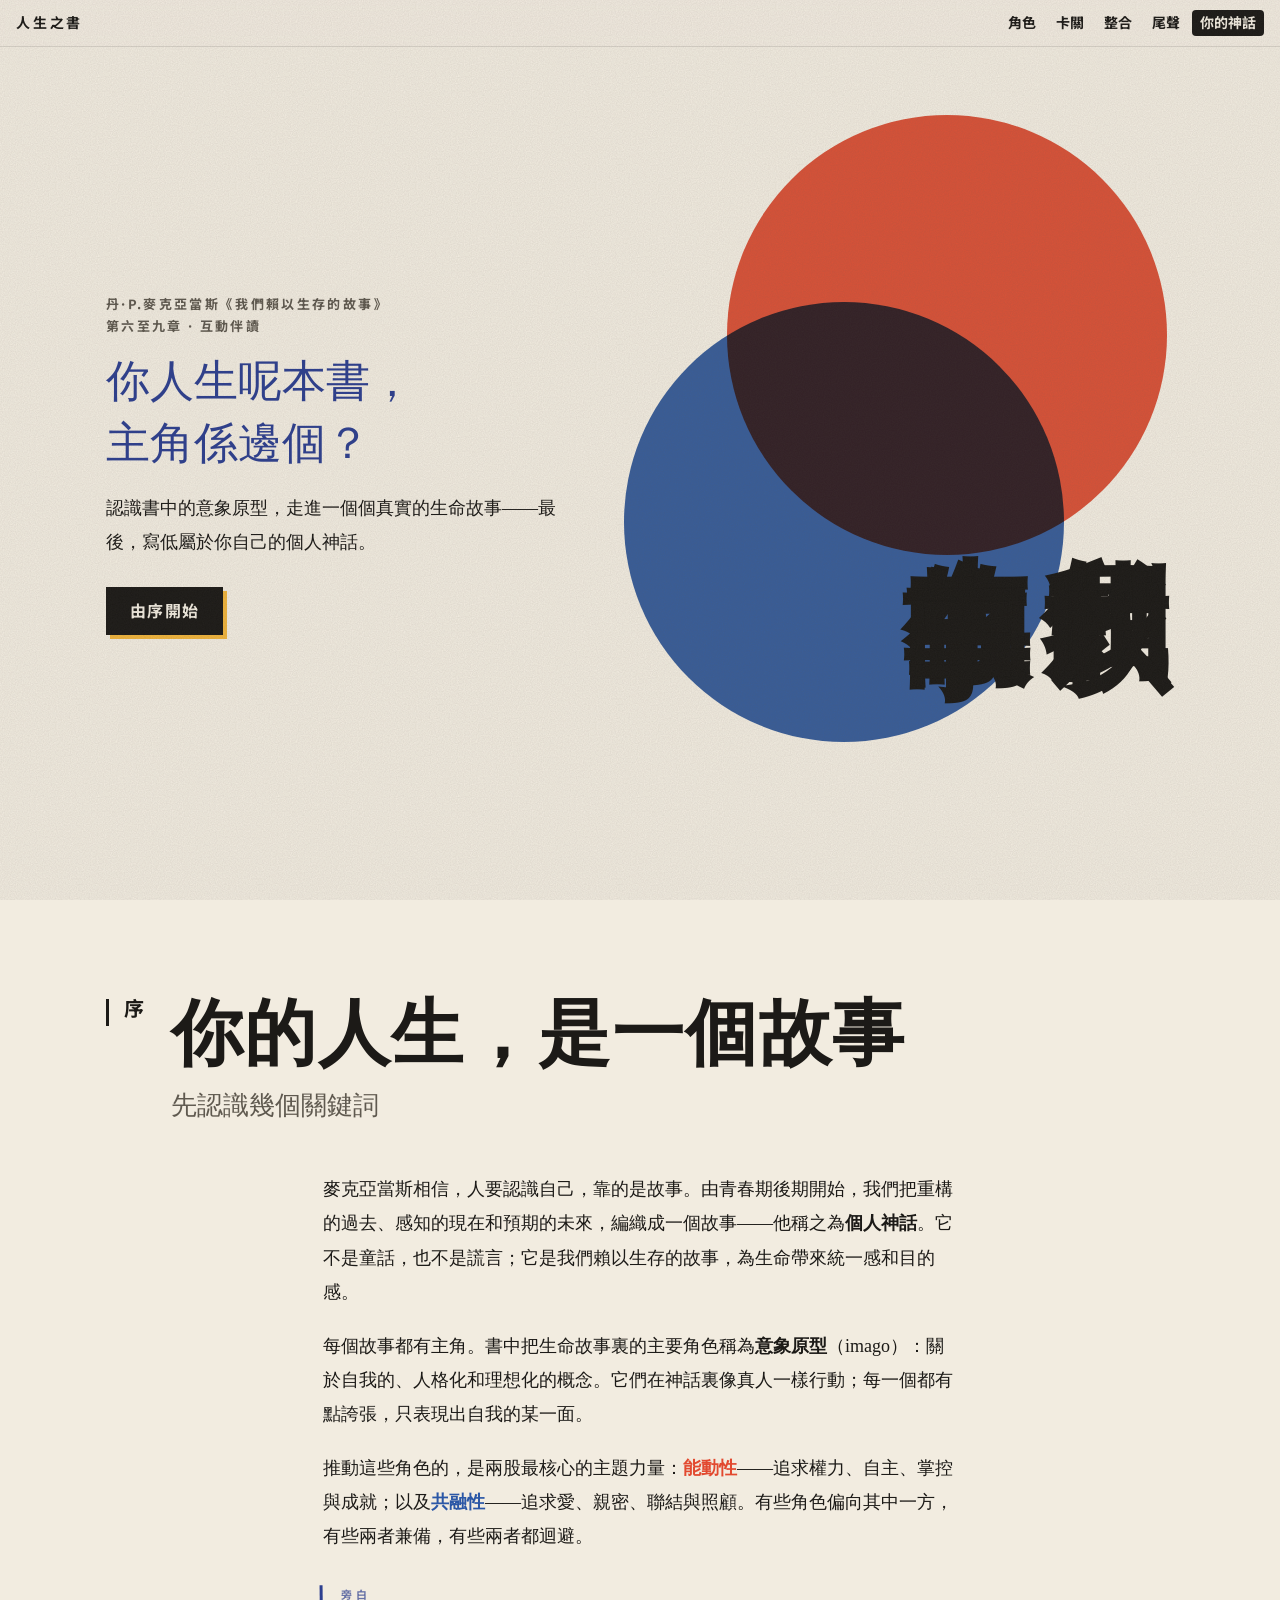
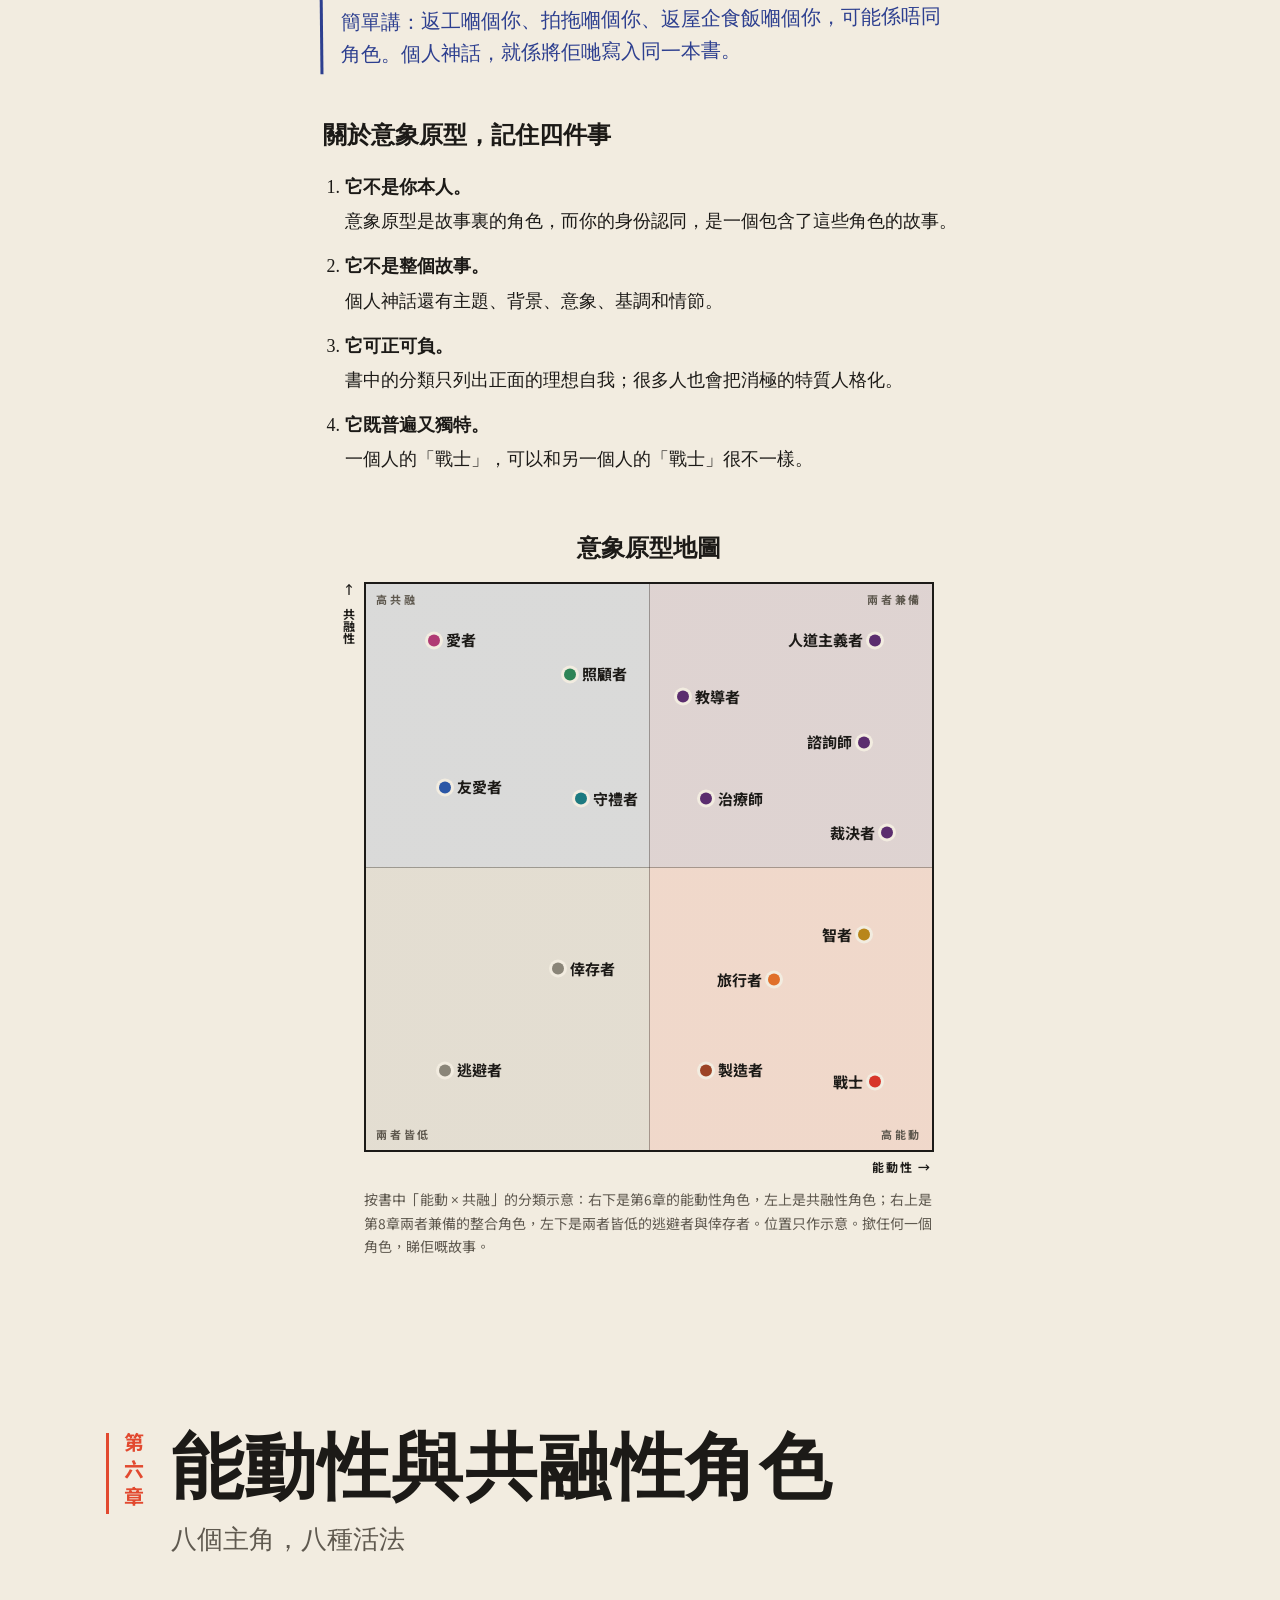
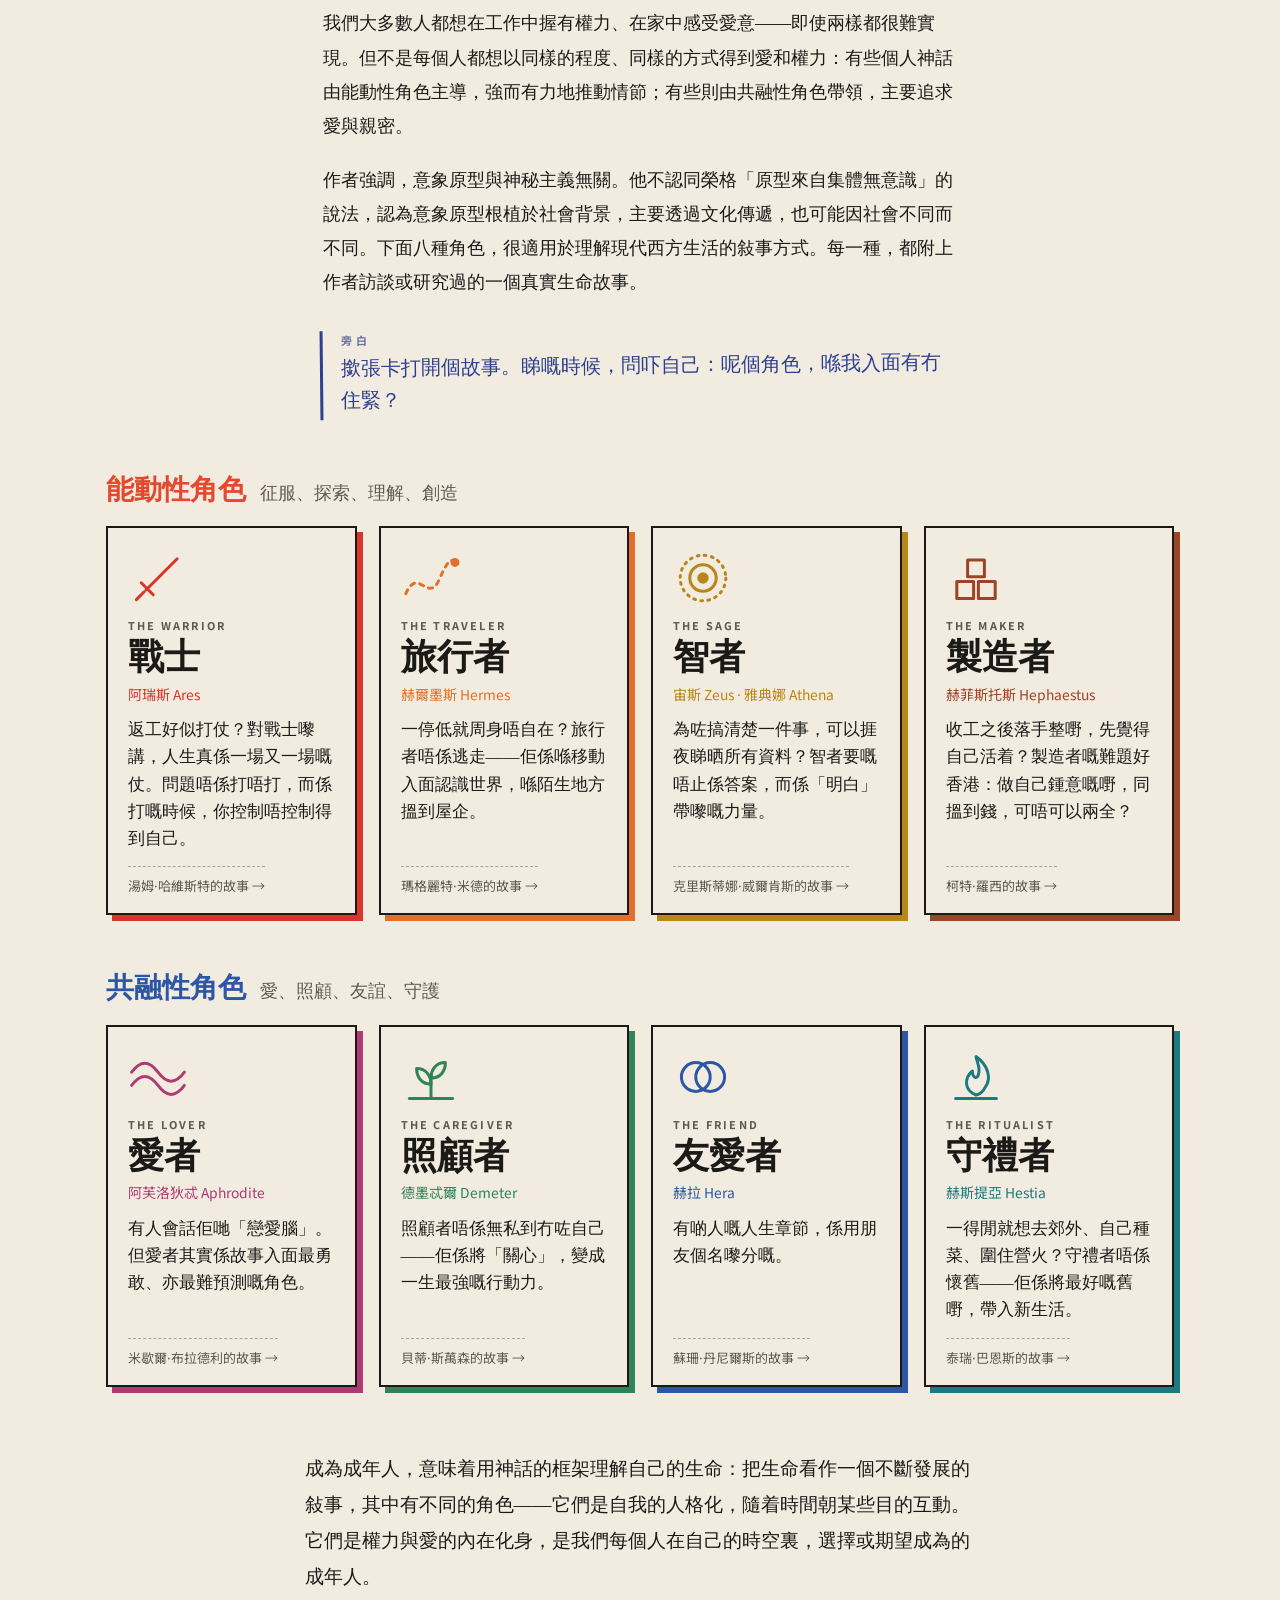
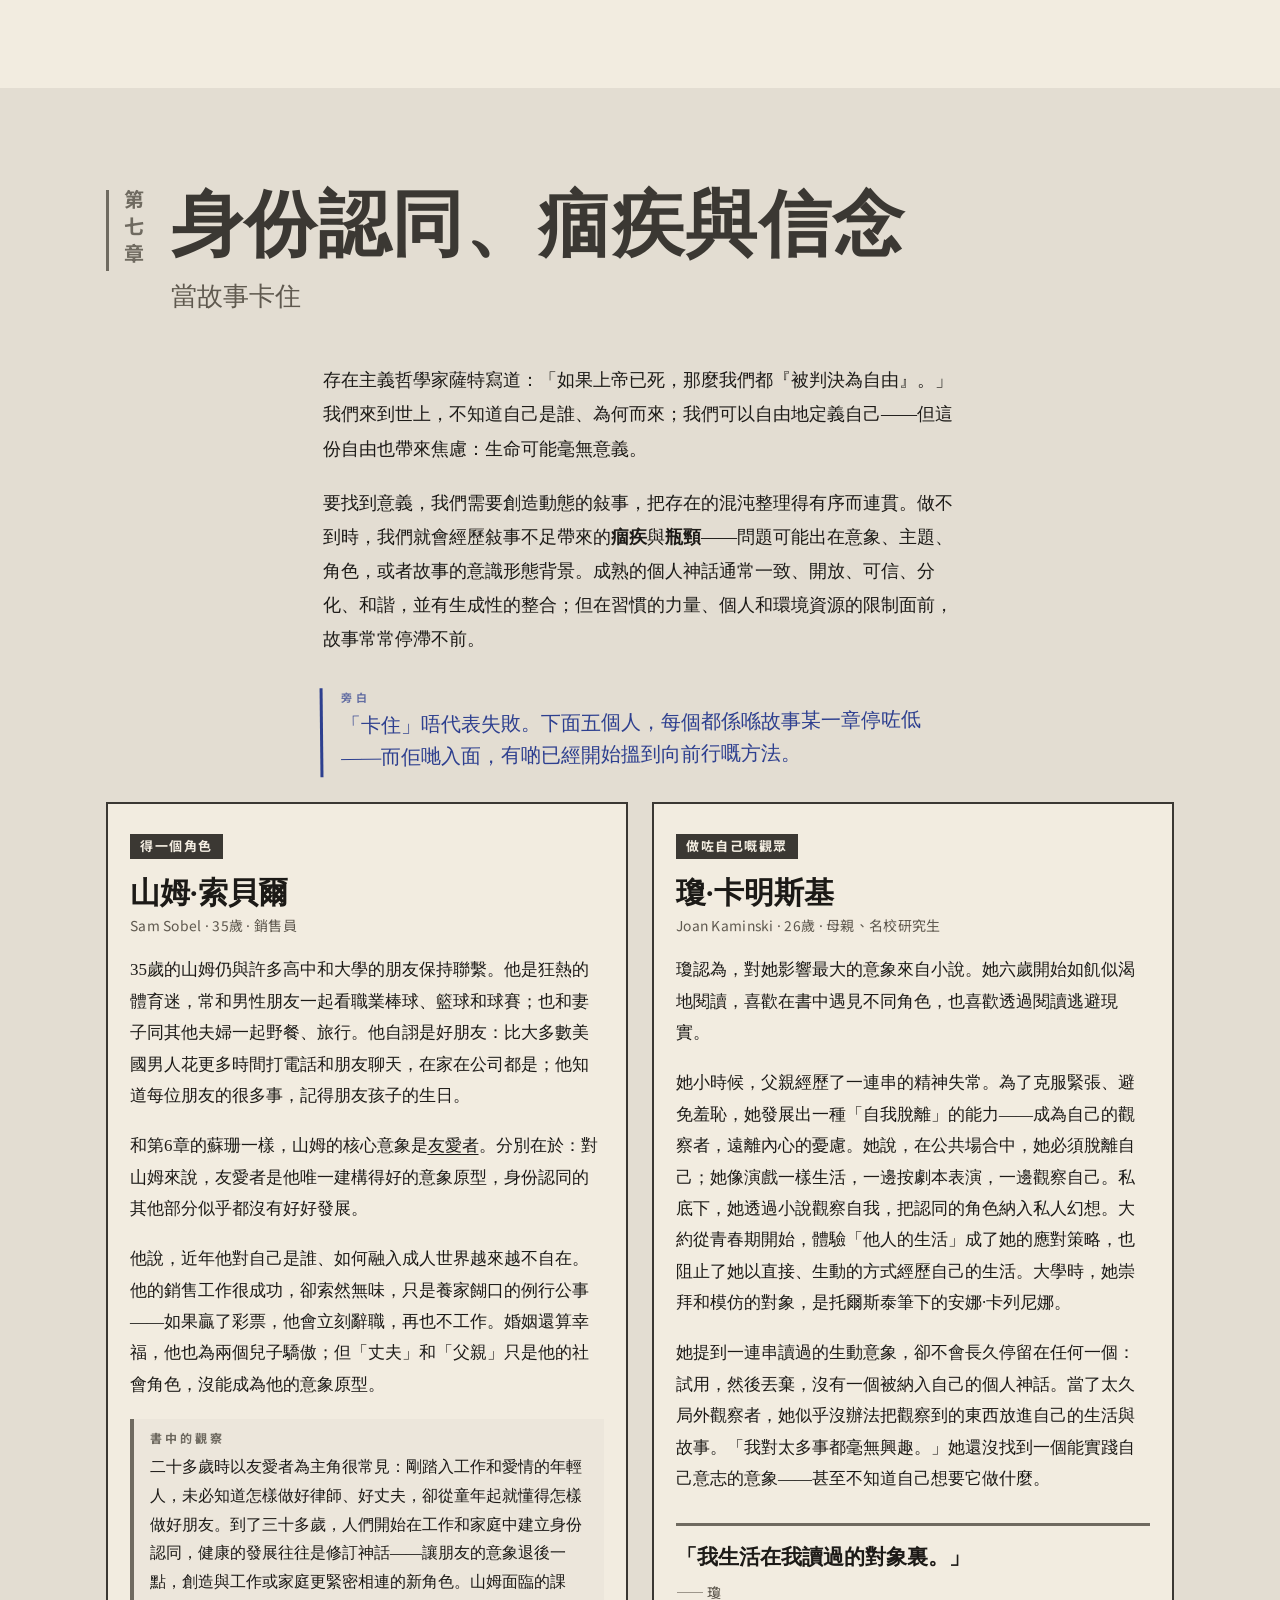
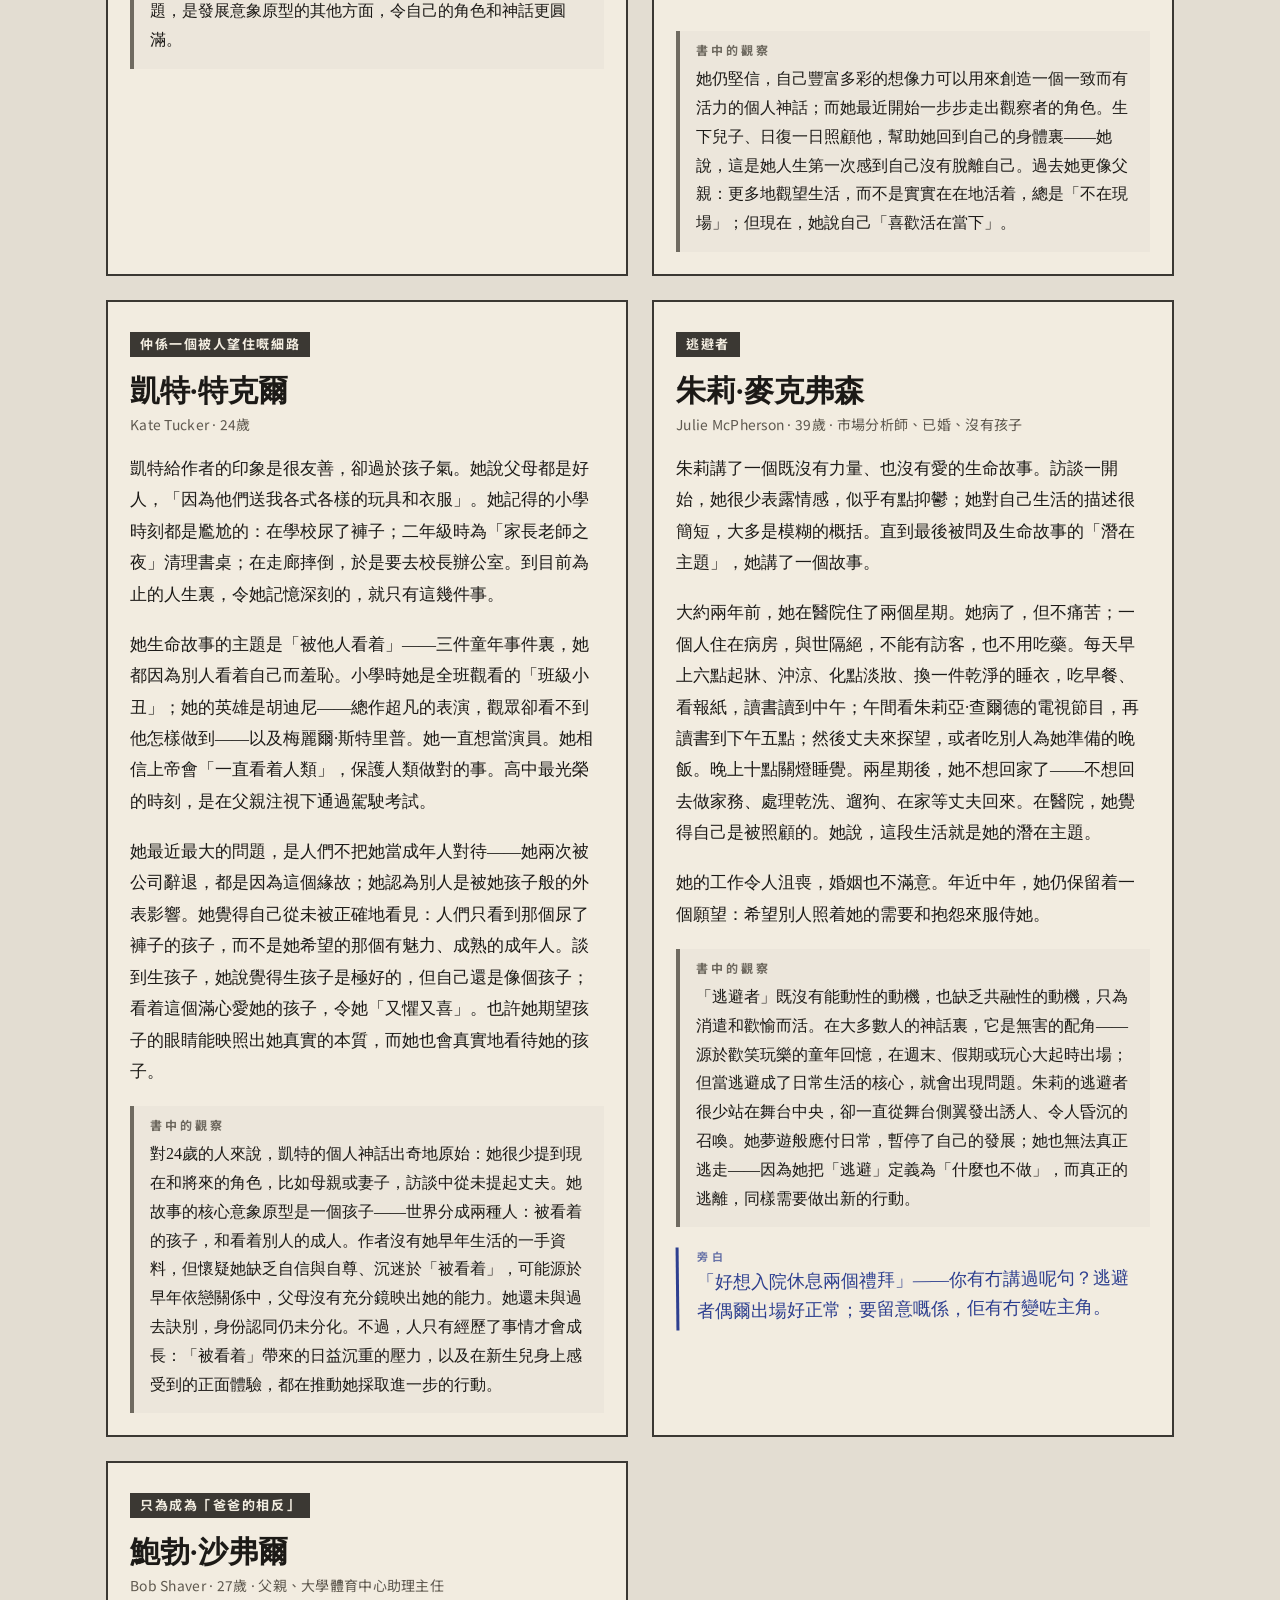
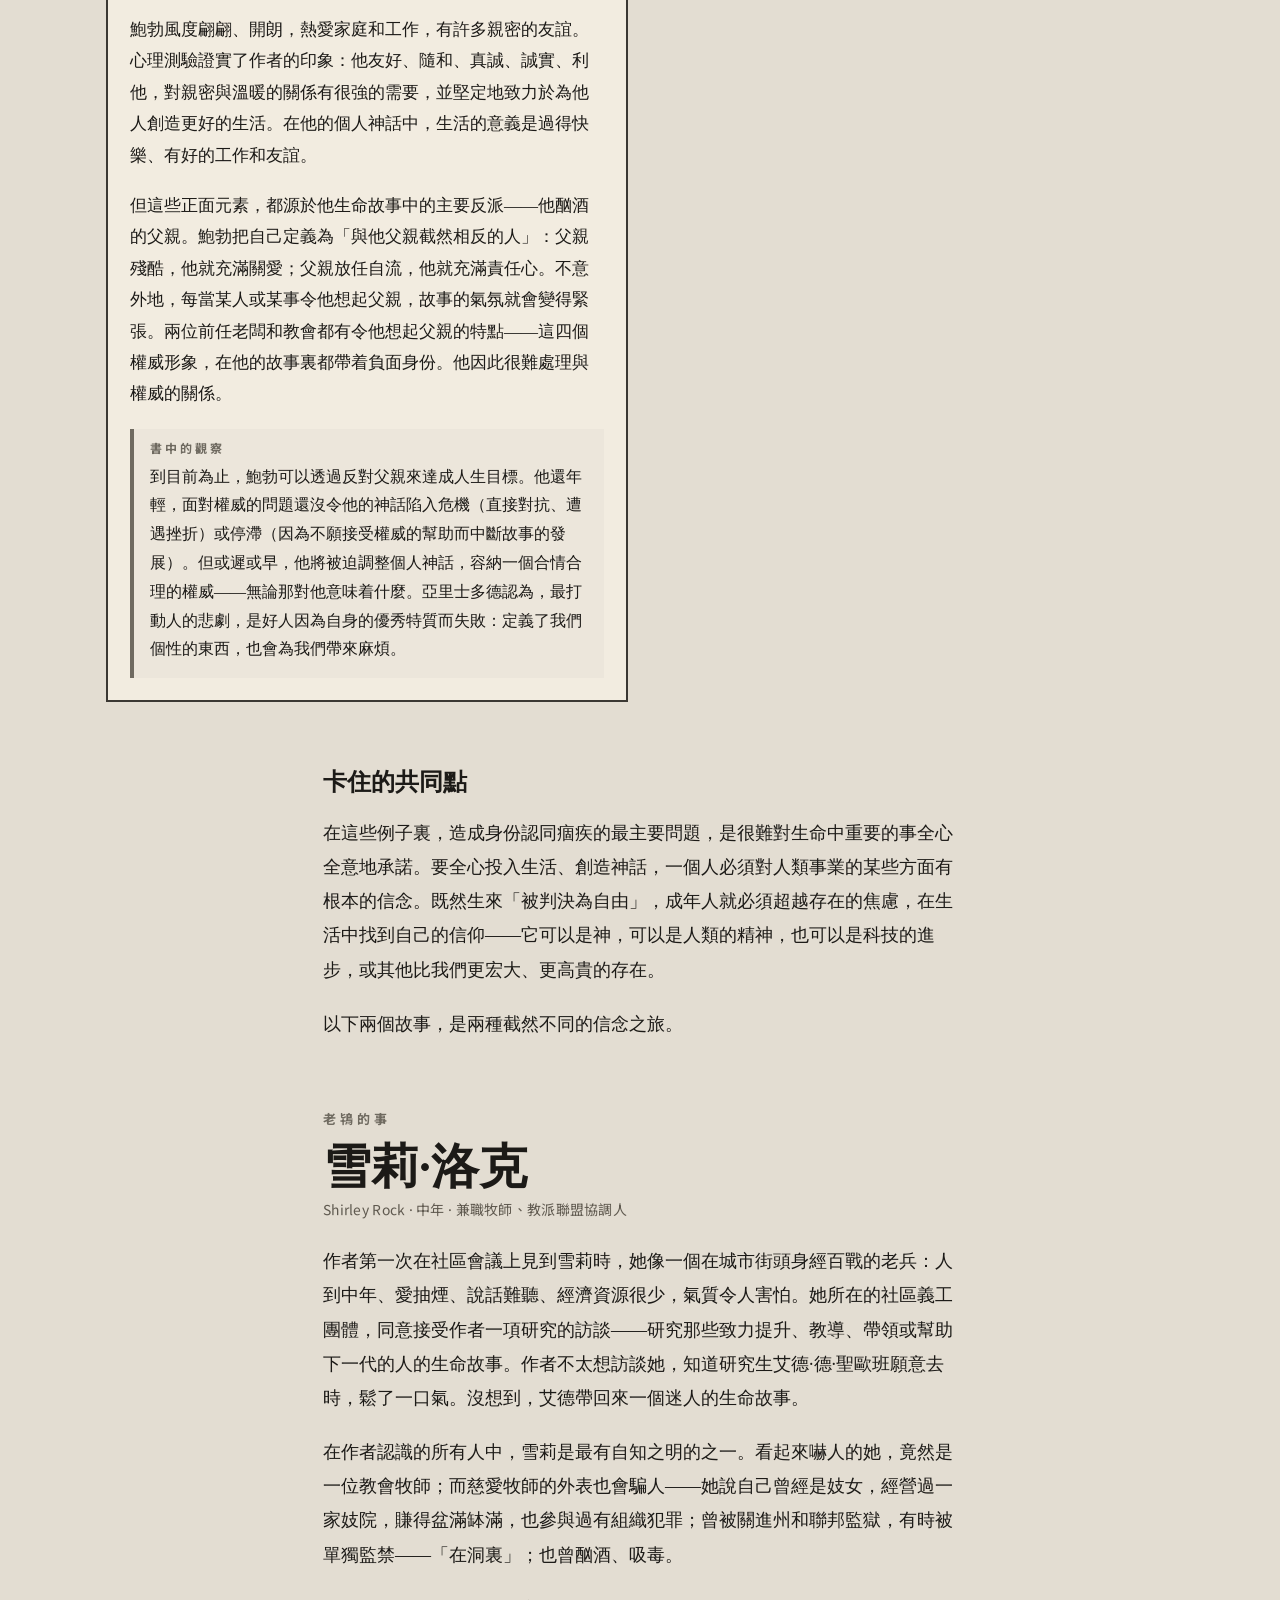
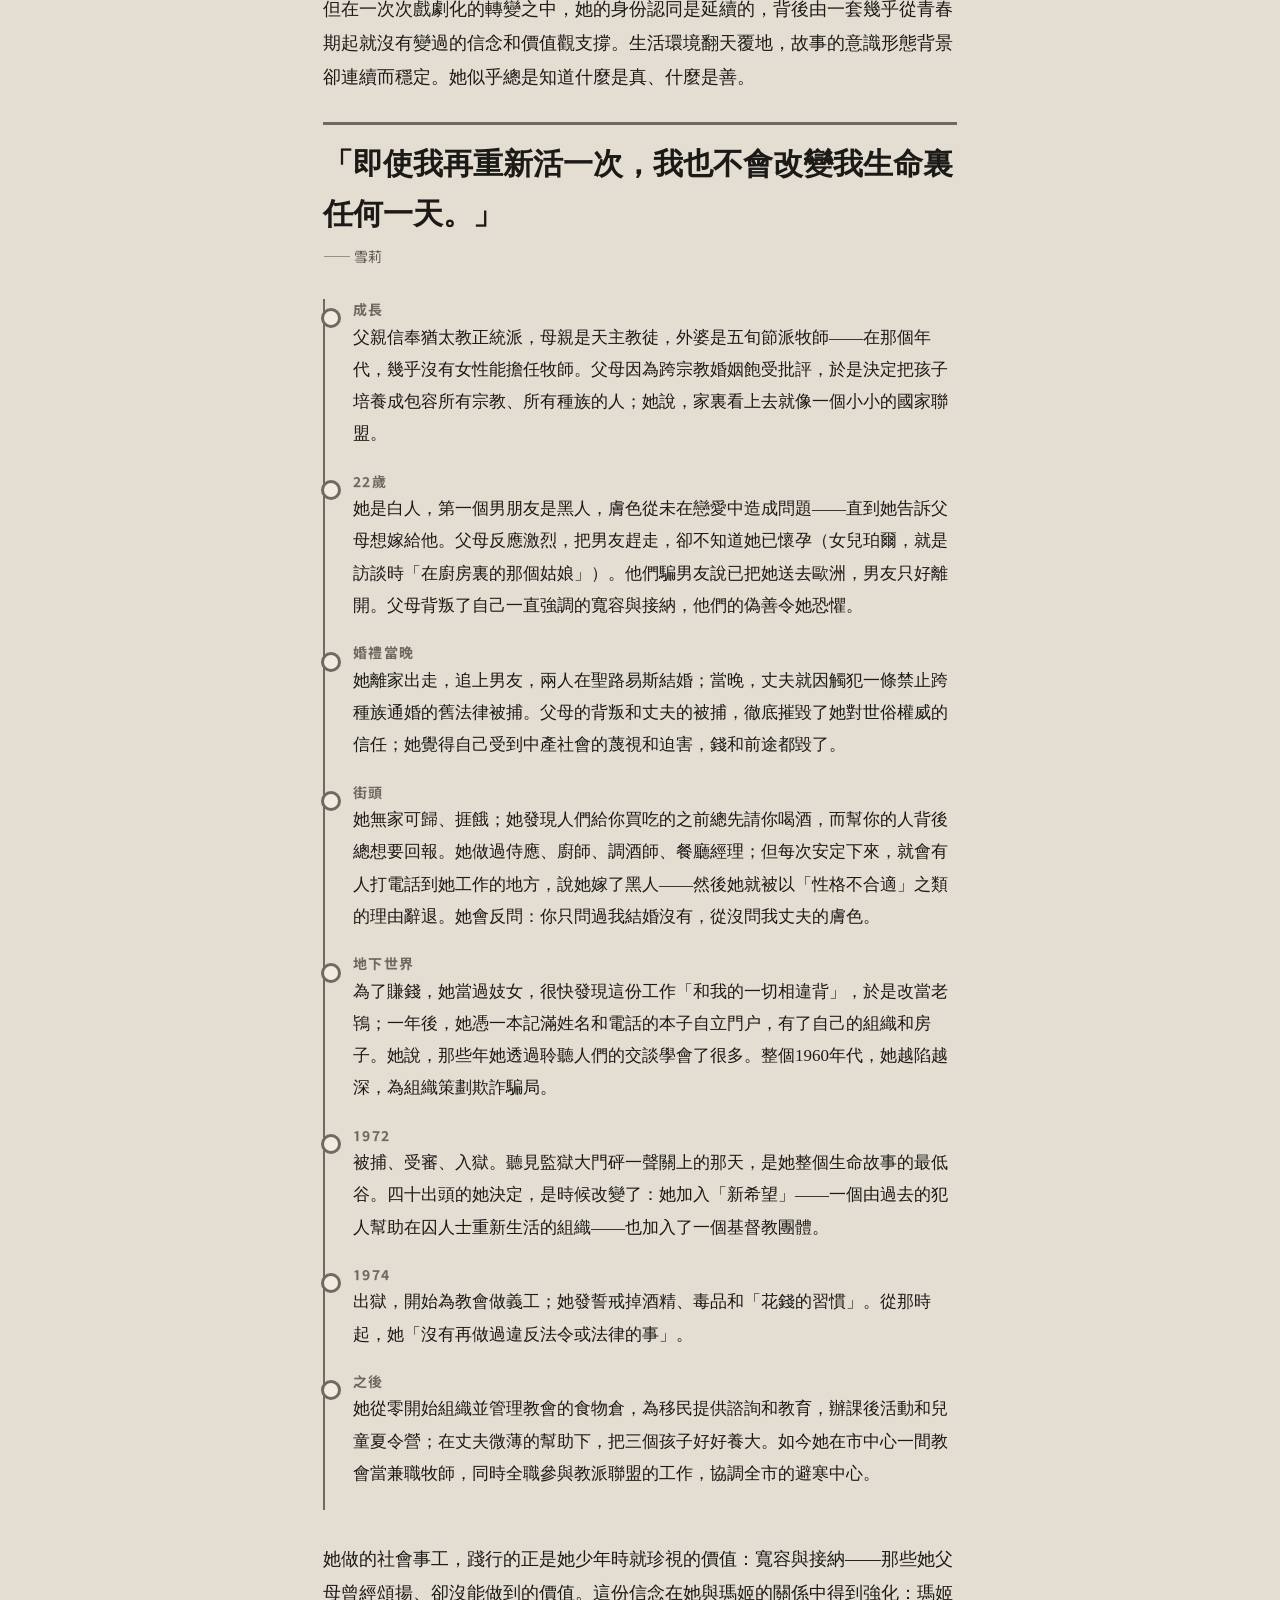
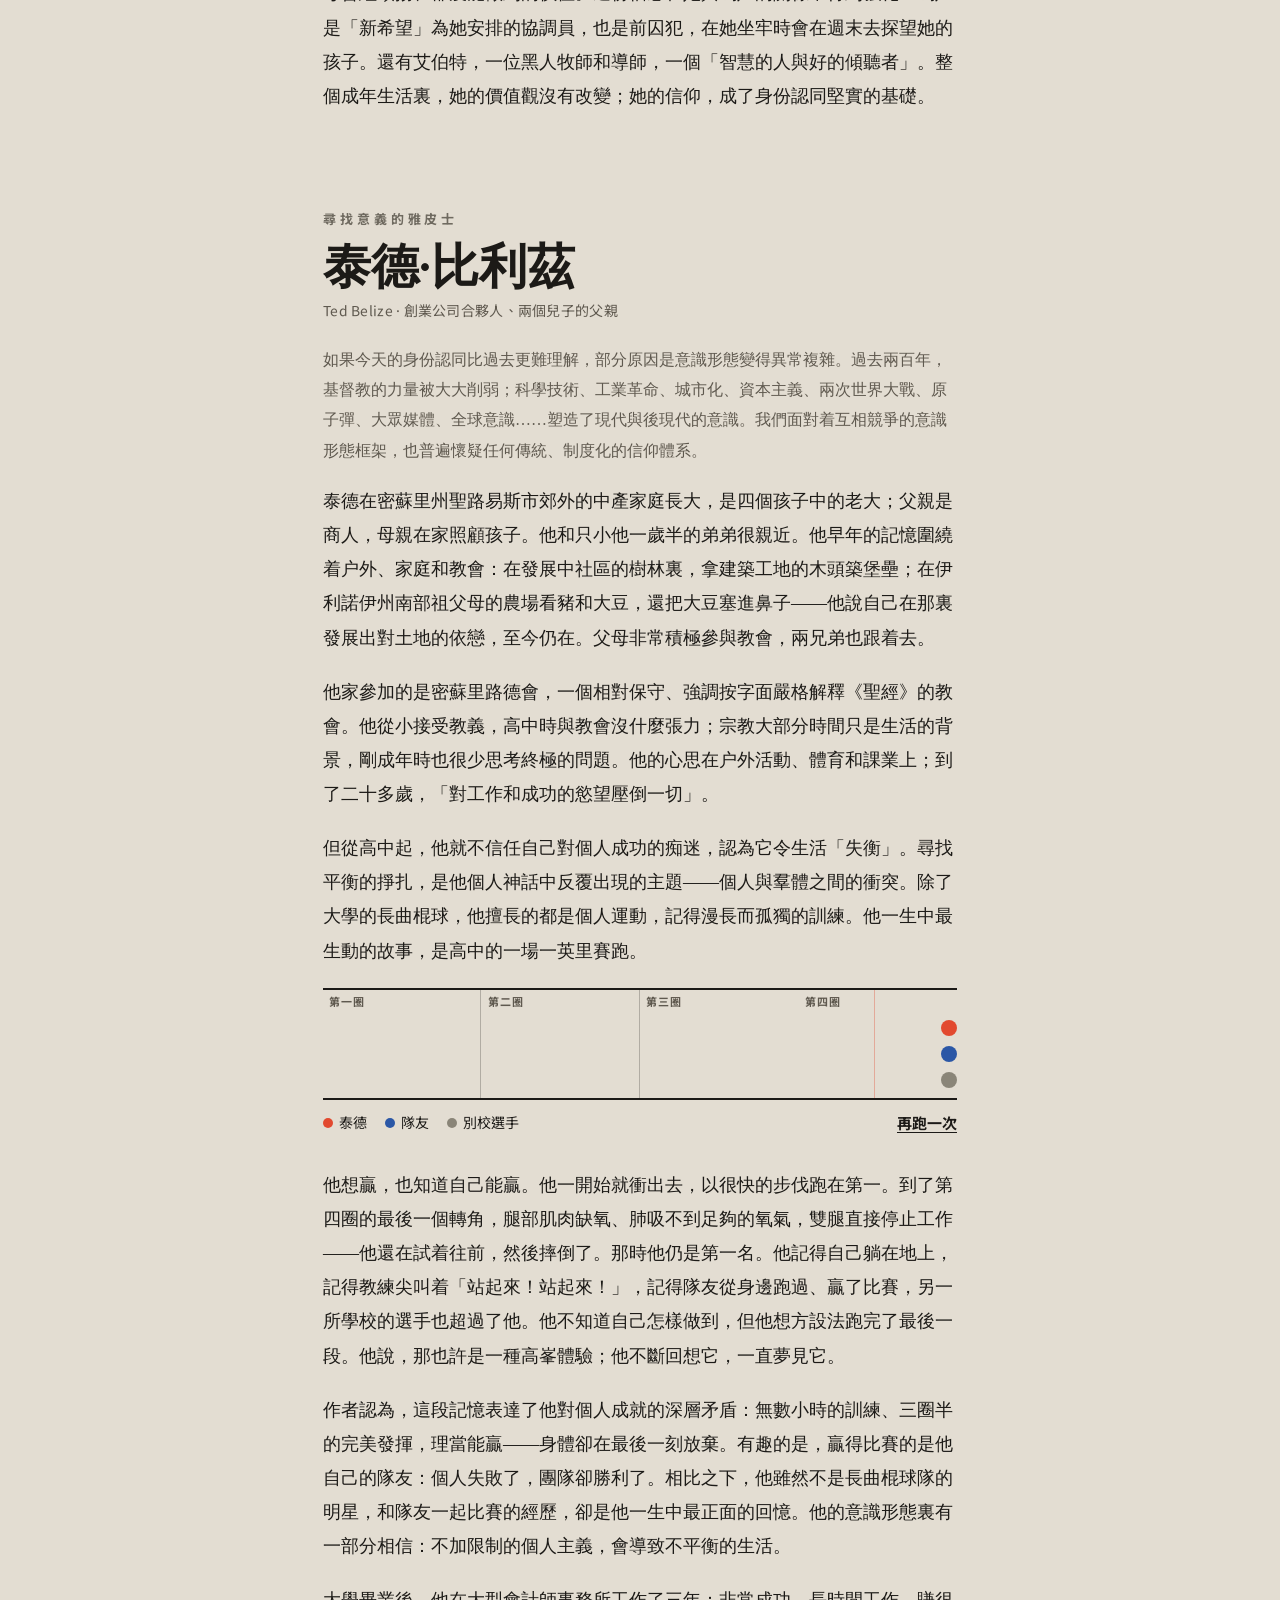
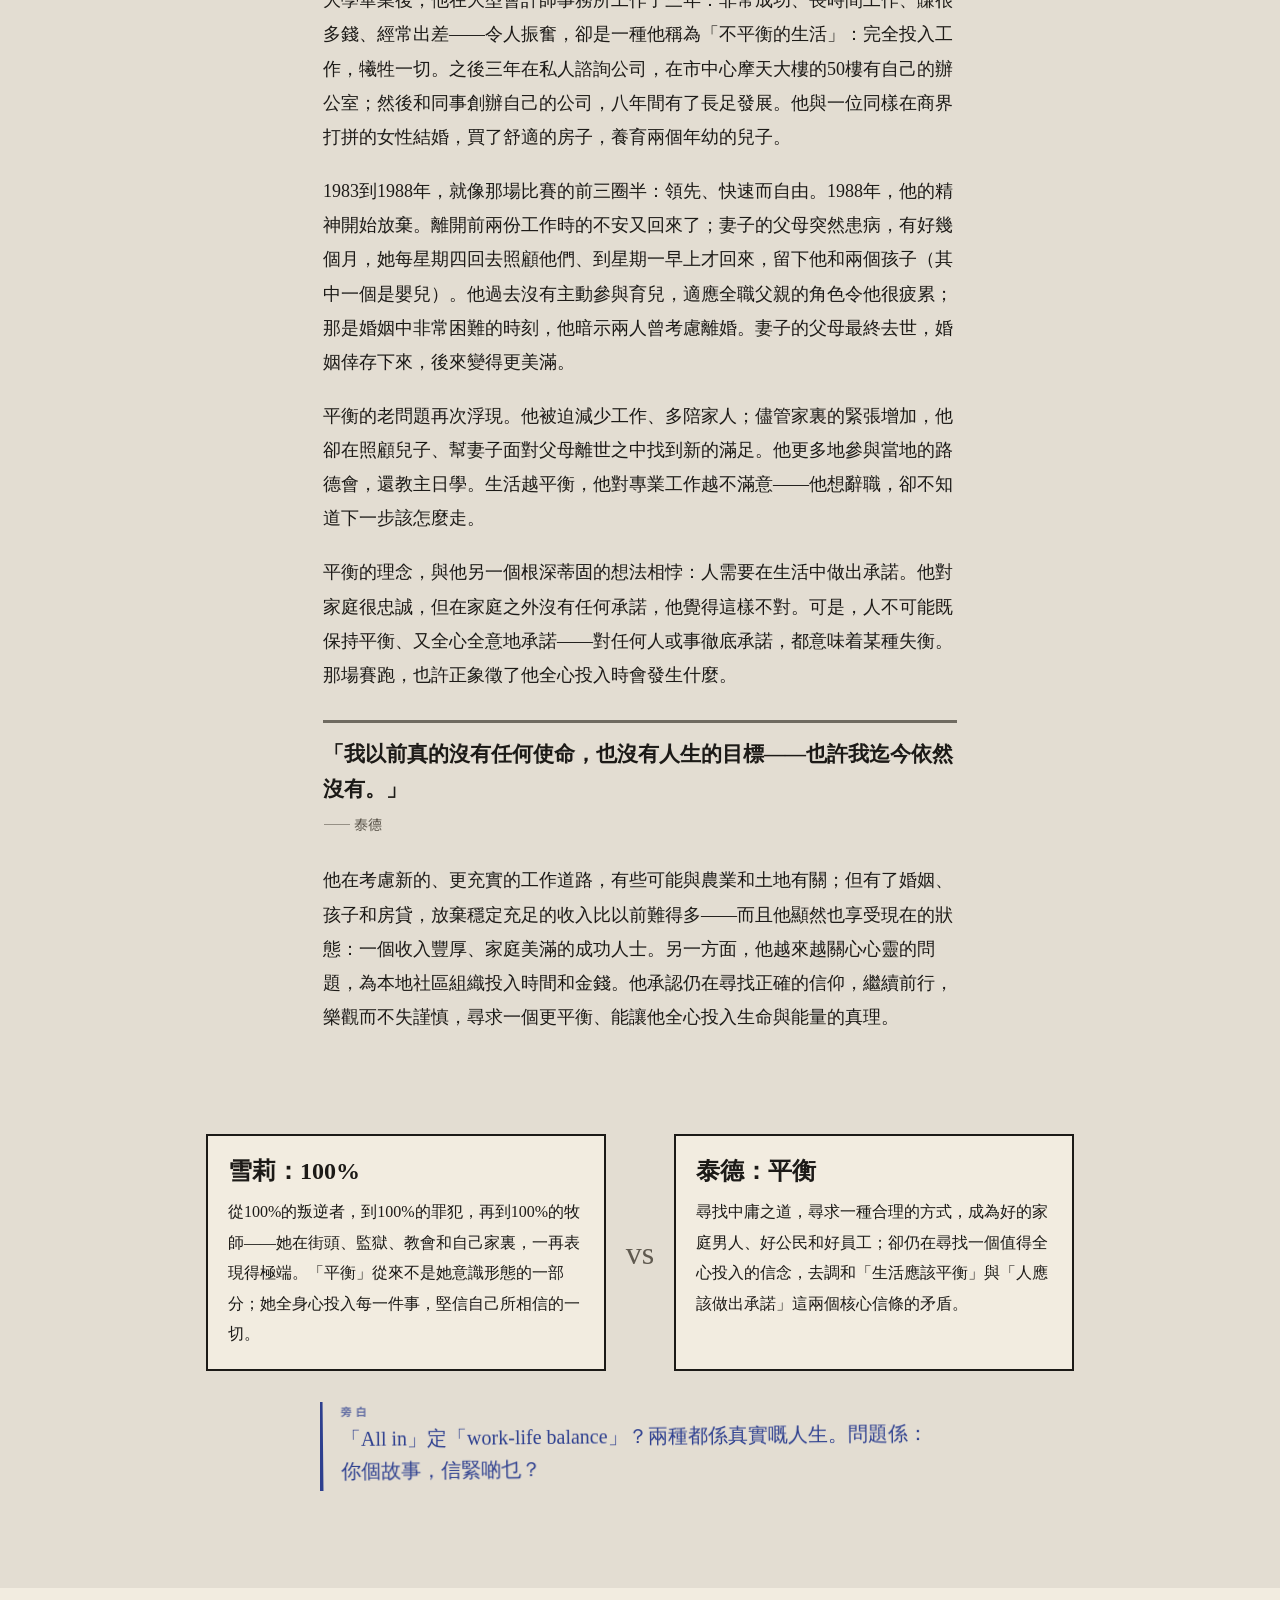
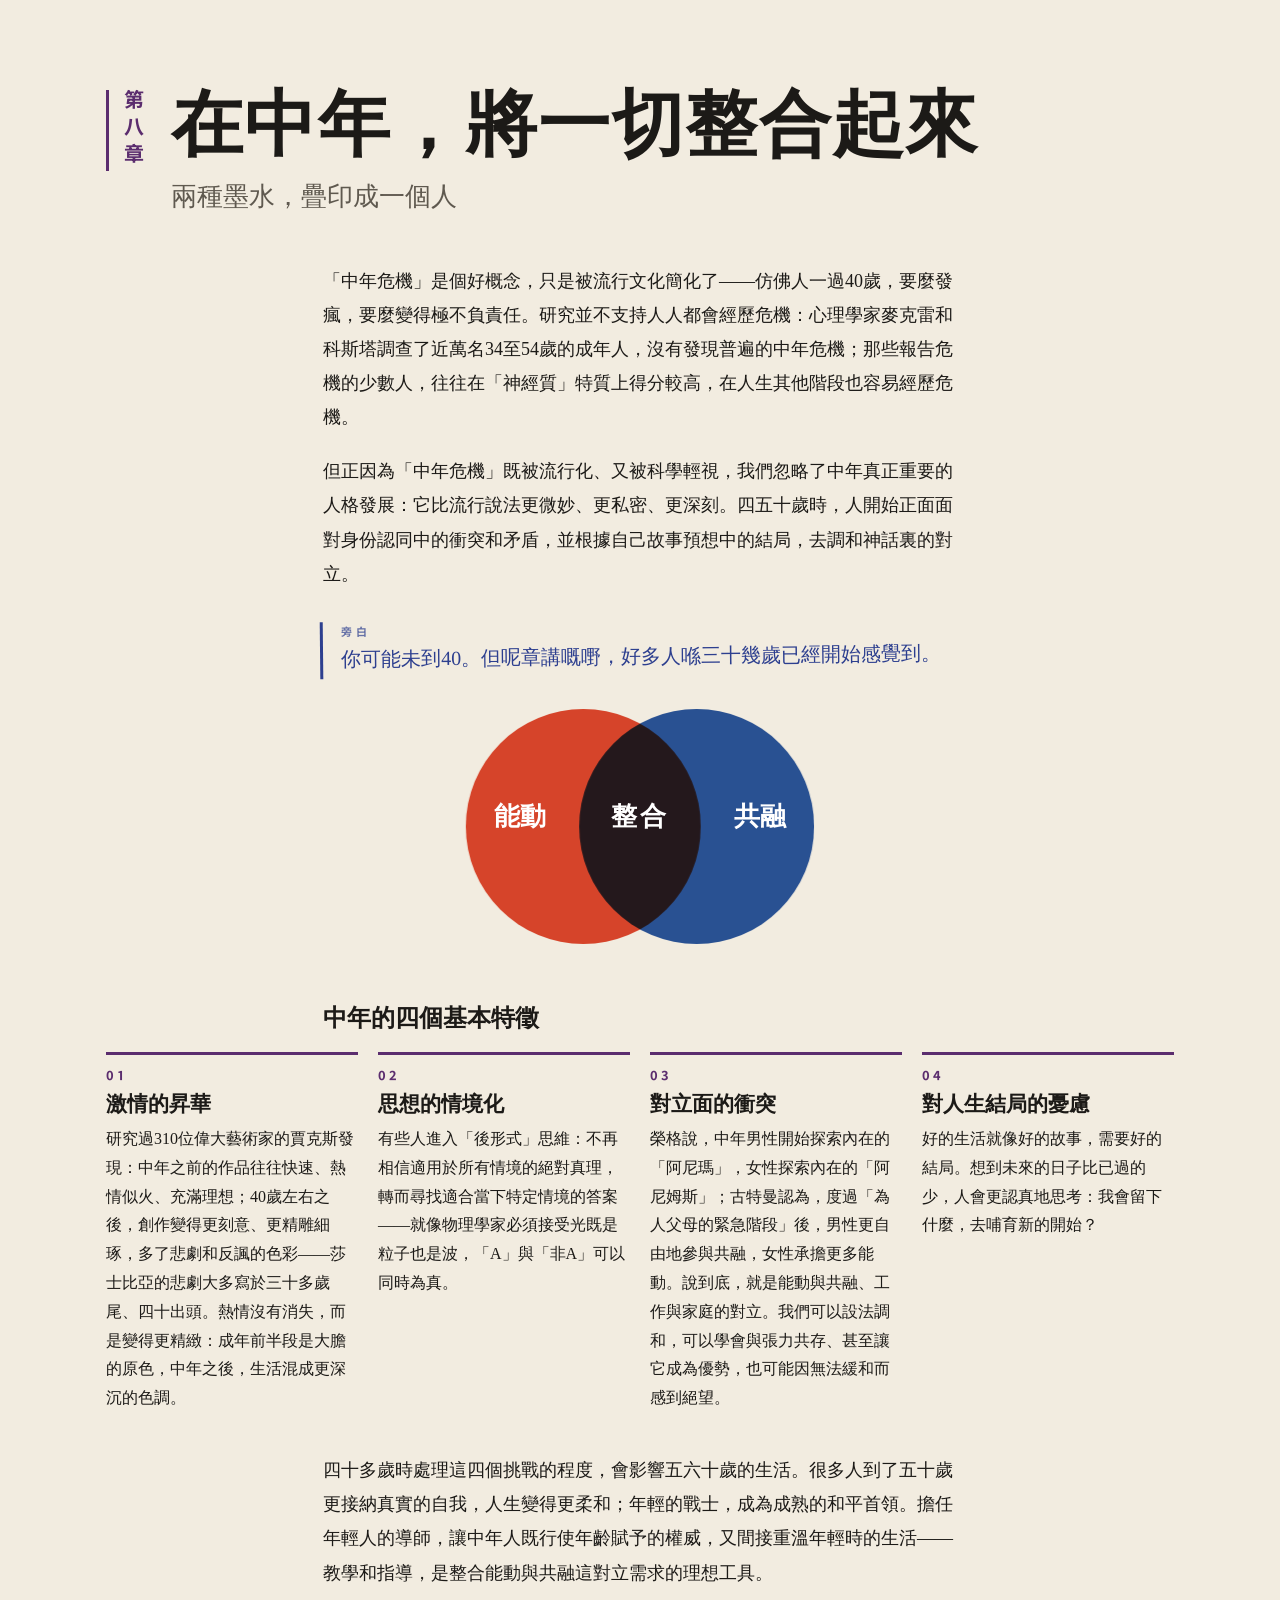
<file: site/index.html>
<!doctype html>
<html lang="zh-Hant-HK">
<head>
<meta charset="utf-8">
<meta name="viewport" content="width=device-width, initial-scale=1">
<title>人生之書｜我們賴以生存的故事 · 意象原型與個人神話</title>
<meta name="description" content="丹·P.麥克亞當斯《我們賴以生存的故事》第6至9章互動伴讀：認識戰士、旅行者、智者、照顧者等意象原型，走進書中真實的生命故事，最後寫低你自己的個人神話。">
<meta property="og:title" content="人生之書｜你人生呢本書，主角係邊個？">
<meta property="og:description" content="《我們賴以生存的故事》第6–9章互動伴讀：意象原型、真實生命故事，同埋你自己嘅個人神話。">
<meta property="og:type" content="website">
<meta name="theme-color" content="#f2ece0">
<link rel="icon" href="data:image/svg+xml,%3Csvg xmlns='http://www.w3.org/2000/svg' viewBox='0 0 32 32'%3E%3Ccircle cx='12' cy='16' r='9' fill='%23e2492f'/%3E%3Ccircle cx='20' cy='16' r='9' fill='%232b57a6' fill-opacity='.85'/%3E%3C/svg%3E">
<link rel="preconnect" href="https://fonts.googleapis.com">
<link rel="preconnect" href="https://fonts.gstatic.com" crossorigin>
<link rel="stylesheet" href="https://fonts.googleapis.com/css2?family=Chiron+Hei+HK:wght@400;700&family=Chiron+Sung+HK:wght@400;700;900&family=LXGW+WenKai+TC&display=swap">
<link rel="stylesheet" href="styles.css">
<script src="data.js" defer></script>
<script src="app.js" defer></script>
</head>
<body>
<div class="progress" aria-hidden="true"></div>

<header class="topbar">
  <a class="brand" href="#top">人生之書</a>
  <nav aria-label="章節">
    <a href="#ch6">角色</a><a href="#ch7">卡關</a><a href="#ch8">整合</a><a href="#ch9">尾聲</a><a class="cta" href="#myth">你的神話</a>
  </nav>
</header>

<main id="top">

<!-- ============ HERO ============ -->
<section class="hero">
  <div class="inks" aria-hidden="true"><span class="ink ink-a"></span><span class="ink ink-c"></span></div>
  <div class="hero-text">
    <p class="kicker">丹·P.麥克亞當斯《我們賴以生存的故事》<br>第六至九章 · 互動伴讀</p>
    <p class="hero-q">你人生呢本書，<br>主角係邊個？</p>
    <p class="hero-lede">認識書中的意象原型，走進一個個真實的生命故事——最後，寫低屬於你自己的個人神話。</p>
    <a class="btn" href="#prologue">由序開始</a>
  </div>
  <h1 class="hero-title">我們賴以<br>生存的故事</h1>
</section>

<!-- ============ PROLOGUE ============ -->
<section id="prologue" class="chapter prologue">
  <header class="ch-head">
    <p class="ch-no">序</p>
    <div><h2>你的人生，是一個故事</h2><p class="ch-sub">先認識幾個關鍵詞</p></div>
  </header>
  <div class="prose">
    <p>麥克亞當斯相信，人要認識自己，靠的是故事。由青春期後期開始，我們把重構的過去、感知的現在和預期的未來，編織成一個故事——他稱之為<b>個人神話</b>。它不是童話，也不是謊言；它是我們賴以生存的故事，為生命帶來統一感和目的感。</p>
    <p>每個故事都有主角。書中把生命故事裏的主要角色稱為<b>意象原型</b>（imago）：關於自我的、人格化和理想化的概念。它們在神話裏像真人一樣行動；每一個都有點誇張，只表現出自我的某一面。</p>
    <p>推動這些角色的，是兩股最核心的主題力量：<b class="t-a">能動性</b>——追求權力、自主、掌控與成就；以及<b class="t-c">共融性</b>——追求愛、親密、聯結與照顧。有些角色偏向其中一方，有些兩者兼備，有些兩者都迴避。</p>
  </div>
  <aside class="note">簡單講：返工嗰個你、拍拖嗰個你、返屋企食飯嗰個你，可能係唔同角色。個人神話，就係將佢哋寫入同一本書。</aside>

  <div class="prose">
    <h3 class="mini">關於意象原型，記住四件事</h3>
    <ol class="four">
      <li><b>它不是你本人。</b>意象原型是故事裏的角色，而你的身份認同，是一個包含了這些角色的故事。</li>
      <li><b>它不是整個故事。</b>個人神話還有主題、背景、意象、基調和情節。</li>
      <li><b>它可正可負。</b>書中的分類只列出正面的理想自我；很多人也會把消極的特質人格化。</li>
      <li><b>它既普遍又獨特。</b>一個人的「戰士」，可以和另一個人的「戰士」很不一樣。</li>
    </ol>
  </div>

  <figure class="map-wrap">
    <h3 class="mini center">意象原型地圖</h3>
    <div id="map" class="map">
      <span class="q q-c">高共融</span><span class="q q-b">兩者兼備</span><span class="q q-n">兩者皆低</span><span class="q q-a">高能動</span>
      <span class="axis axis-x">能動性 →</span><span class="axis axis-y">↑ 共融性</span>
    </div>
    <figcaption>按書中「能動 × 共融」的分類示意：右下是第6章的能動性角色，左上是共融性角色；右上是第8章兩者兼備的整合角色，左下是兩者皆低的逃避者與倖存者。位置只作示意。撳任何一個角色，睇佢嘅故事。</figcaption>
  </figure>
</section>

<!-- ============ CH6 ============ -->
<section id="ch6" class="chapter ch6">
  <header class="ch-head">
    <p class="ch-no">第六章</p>
    <div><h2>能動性與共融性角色</h2><p class="ch-sub">八個主角，八種活法</p></div>
  </header>
  <div class="prose">
    <p>我們大多數人都想在工作中握有權力、在家中感受愛意——即使兩樣都很難實現。但不是每個人都想以同樣的程度、同樣的方式得到愛和權力：有些個人神話由能動性角色主導，強而有力地推動情節；有些則由共融性角色帶領，主要追求愛與親密。</p>
    <p>作者強調，意象原型與神秘主義無關。他不認同榮格「原型來自集體無意識」的說法，認為意象原型根植於社會背景，主要透過文化傳遞，也可能因社會不同而不同。下面八種角色，很適用於理解現代西方生活的敍事方式。每一種，都附上作者訪談或研究過的一個真實生命故事。</p>
  </div>
  <aside class="note">撳張卡打開個故事。睇嘅時候，問吓自己：呢個角色，喺我入面有冇住緊？</aside>

  <h3 class="group-title g-a"><span>能動性角色</span><small>征服、探索、理解、創造</small></h3>
  <div class="cards" id="cards-agency"></div>
  <h3 class="group-title g-c"><span>共融性角色</span><small>愛、照顧、友誼、守護</small></h3>
  <div class="cards" id="cards-communion"></div>

  <div class="prose closing">
    <p>成為成年人，意味着用神話的框架理解自己的生命：把生命看作一個不斷發展的敍事，其中有不同的角色——它們是自我的人格化，隨着時間朝某些目的互動。它們是權力與愛的內在化身，是我們每個人在自己的時空裏，選擇或期望成為的成年人。</p>
  </div>
</section>

<!-- ============ CH7 ============ -->
<section id="ch7" class="chapter ch7">
  <header class="ch-head">
    <p class="ch-no">第七章</p>
    <div><h2 class="stutter">身份認同、痼疾與信念</h2><p class="ch-sub">當故事卡住</p></div>
  </header>
  <div class="prose">
    <p>存在主義哲學家薩特寫道：「如果上帝已死，那麼我們都『被判決為自由』。」我們來到世上，不知道自己是誰、為何而來；我們可以自由地定義自己——但這份自由也帶來焦慮：生命可能毫無意義。</p>
    <p>要找到意義，我們需要創造動態的敍事，把存在的混沌整理得有序而連貫。做不到時，我們就會經歷敍事不足帶來的<b>痼疾</b>與<b>瓶頸</b>——問題可能出在意象、主題、角色，或者故事的意識形態背景。成熟的個人神話通常一致、開放、可信、分化、和諧，並有生成性的整合；但在習慣的力量、個人和環境資源的限制面前，故事常常停滯不前。</p>
  </div>
  <aside class="note">「卡住」唔代表失敗。下面五個人，每個都係喺故事某一章停咗低——而佢哋入面，有啲已經開始搵到向前行嘅方法。</aside>

  <div class="cases">
    <article class="case reveal" id="sam">
      <header><span class="tag">得一個角色</span><h3>山姆·索貝爾</h3><p class="meta">Sam Sobel · 35歲 · 銷售員</p></header>
      <p>35歲的山姆仍與許多高中和大學的朋友保持聯繫。他是狂熱的體育迷，常和男性朋友一起看職業棒球、籃球和球賽；也和妻子同其他夫婦一起野餐、旅行。他自詡是好朋友：比大多數美國男人花更多時間打電話和朋友聊天，在家在公司都是；他知道每位朋友的很多事，記得朋友孩子的生日。</p>
      <p>和第6章的蘇珊一樣，山姆的核心意象是<a href="#friend">友愛者</a>。分別在於：對山姆來說，友愛者是他唯一建構得好的意象原型，身份認同的其他部分似乎都沒有好好發展。</p>
      <p>他說，近年他對自己是誰、如何融入成人世界越來越不自在。他的銷售工作很成功，卻索然無味，只是養家餬口的例行公事——如果贏了彩票，他會立刻辭職，再也不工作。婚姻還算幸福，他也為兩個兒子驕傲；但「丈夫」和「父親」只是他的社會角色，沒能成為他的意象原型。</p>
      <div class="way"><b>書中的觀察</b>二十多歲時以友愛者為主角很常見：剛踏入工作和愛情的年輕人，未必知道怎樣做好律師、好丈夫，卻從童年起就懂得怎樣做好朋友。到了三十多歲，人們開始在工作和家庭中建立身份認同，健康的發展往往是修訂神話——讓朋友的意象退後一點，創造與工作或家庭更緊密相連的新角色。山姆面臨的課題，是發展意象原型的其他方面，令自己的角色和神話更圓滿。</div>
    </article>

    <article class="case reveal" id="joan">
      <header><span class="tag">做咗自己嘅觀眾</span><h3>瓊·卡明斯基</h3><p class="meta">Joan Kaminski · 26歲 · 母親、名校研究生</p></header>
      <p>瓊認為，對她影響最大的意象來自小說。她六歲開始如飢似渴地閱讀，喜歡在書中遇見不同角色，也喜歡透過閱讀逃避現實。</p>
      <p>她小時候，父親經歷了一連串的精神失常。為了克服緊張、避免羞恥，她發展出一種「自我脫離」的能力——成為自己的觀察者，遠離內心的憂慮。她說，在公共場合中，她必須脫離自己；她像演戲一樣生活，一邊按劇本表演，一邊觀察自己。私底下，她透過小說觀察自我，把認同的角色納入私人幻想。大約從青春期開始，體驗「他人的生活」成了她的應對策略，也阻止了她以直接、生動的方式經歷自己的生活。大學時，她崇拜和模仿的對象，是托爾斯泰筆下的安娜·卡列尼娜。</p>
      <p>她提到一連串讀過的生動意象，卻不會長久停留在任何一個：試用，然後丟棄，沒有一個被納入自己的個人神話。當了太久局外觀察者，她似乎沒辦法把觀察到的東西放進自己的生活與故事。「我對太多事都毫無興趣。」她還沒找到一個能實踐自己意志的意象——甚至不知道自己想要它做什麼。</p>
      <blockquote class="quote"><p>我生活在我讀過的對象裏。</p><cite>瓊</cite></blockquote>
      <div class="way"><b>書中的觀察</b>她仍堅信，自己豐富多彩的想像力可以用來創造一個一致而有活力的個人神話；而她最近開始一步步走出觀察者的角色。生下兒子、日復一日照顧他，幫助她回到自己的身體裏——她說，這是她人生第一次感到自己沒有脫離自己。過去她更像父親：更多地觀望生活，而不是實實在在地活着，總是「不在現場」；但現在，她說自己「喜歡活在當下」。</div>
    </article>

    <article class="case reveal" id="kate">
      <header><span class="tag">仲係一個被人望住嘅細路</span><h3>凱特·特克爾</h3><p class="meta">Kate Tucker · 24歲</p></header>
      <p>凱特給作者的印象是很友善，卻過於孩子氣。她說父母都是好人，「因為他們送我各式各樣的玩具和衣服」。她記得的小學時刻都是尷尬的：在學校尿了褲子；二年級時為「家長老師之夜」清理書桌；在走廊摔倒，於是要去校長辦公室。到目前為止的人生裏，令她記憶深刻的，就只有這幾件事。</p>
      <p>她生命故事的主題是「被他人看着」——三件童年事件裏，她都因為別人看着自己而羞恥。小學時她是全班觀看的「班級小丑」；她的英雄是胡迪尼——總作超凡的表演，觀眾卻看不到他怎樣做到——以及梅麗爾·斯特里普。她一直想當演員。她相信上帝會「一直看着人類」，保護人類做對的事。高中最光榮的時刻，是在父親注視下通過駕駛考試。</p>
      <p>她最近最大的問題，是人們不把她當成年人對待——她兩次被公司辭退，都是因為這個緣故；她認為別人是被她孩子般的外表影響。她覺得自己從未被正確地看見：人們只看到那個尿了褲子的孩子，而不是她希望的那個有魅力、成熟的成年人。談到生孩子，她說覺得生孩子是極好的，但自己還是像個孩子；看着這個滿心愛她的孩子，令她「又懼又喜」。也許她期望孩子的眼睛能映照出她真實的本質，而她也會真實地看待她的孩子。</p>
      <div class="way"><b>書中的觀察</b>對24歲的人來說，凱特的個人神話出奇地原始：她很少提到現在和將來的角色，比如母親或妻子，訪談中從未提起丈夫。她故事的核心意象原型是一個孩子——世界分成兩種人：被看着的孩子，和看着別人的成人。作者沒有她早年生活的一手資料，但懷疑她缺乏自信與自尊、沉迷於「被看着」，可能源於早年依戀關係中，父母沒有充分鏡映出她的能力。她還未與過去訣別，身份認同仍未分化。不過，人只有經歷了事情才會成長：「被看着」帶來的日益沉重的壓力，以及在新生兒身上感受到的正面體驗，都在推動她採取進一步的行動。</div>
    </article>

    <article class="case reveal" id="julie">
      <header><span class="tag">逃避者</span><h3>朱莉·麥克弗森</h3><p class="meta">Julie McPherson · 39歲 · 市場分析師、已婚、沒有孩子</p></header>
      <p>朱莉講了一個既沒有力量、也沒有愛的生命故事。訪談一開始，她很少表露情感，似乎有點抑鬱；她對自己生活的描述很簡短，大多是模糊的概括。直到最後被問及生命故事的「潛在主題」，她講了一個故事。</p>
      <p>大約兩年前，她在醫院住了兩個星期。她病了，但不痛苦；一個人住在病房，與世隔絕，不能有訪客，也不用吃藥。每天早上六點起牀、沖涼、化點淡妝、換一件乾淨的睡衣，吃早餐、看報紙，讀書讀到中午；午間看朱莉亞·查爾德的電視節目，再讀書到下午五點；然後丈夫來探望，或者吃別人為她準備的晚飯。晚上十點關燈睡覺。兩星期後，她不想回家了——不想回去做家務、處理乾洗、遛狗、在家等丈夫回來。在醫院，她覺得自己是被照顧的。她說，這段生活就是她的潛在主題。</p>
      <p>她的工作令人沮喪，婚姻也不滿意。年近中年，她仍保留着一個願望：希望別人照着她的需要和抱怨來服侍她。</p>
      <div class="way"><b>書中的觀察</b>「逃避者」既沒有能動性的動機，也缺乏共融性的動機，只為消遣和歡愉而活。在大多數人的神話裏，它是無害的配角——源於歡笑玩樂的童年回憶，在週末、假期或玩心大起時出場；但當逃避成了日常生活的核心，就會出現問題。朱莉的逃避者很少站在舞台中央，卻一直從舞台側翼發出誘人、令人昏沉的召喚。她夢遊般應付日常，暫停了自己的發展；她也無法真正逃走——因為她把「逃避」定義為「什麼也不做」，而真正的逃離，同樣需要做出新的行動。</div>
      <aside class="note">「好想入院休息兩個禮拜」——你有冇講過呢句？逃避者偶爾出場好正常；要留意嘅係，佢有冇變咗主角。</aside>
    </article>

    <article class="case reveal" id="bob">
      <header><span class="tag">只為成為「爸爸的相反」</span><h3>鮑勃·沙弗爾</h3><p class="meta">Bob Shaver · 27歲 · 父親、大學體育中心助理主任</p></header>
      <p>鮑勃風度翩翩、開朗，熱愛家庭和工作，有許多親密的友誼。心理測驗證實了作者的印象：他友好、隨和、真誠、誠實、利他，對親密與溫暖的關係有很強的需要，並堅定地致力於為他人創造更好的生活。在他的個人神話中，生活的意義是過得快樂、有好的工作和友誼。</p>
      <p>但這些正面元素，都源於他生命故事中的主要反派——他酗酒的父親。鮑勃把自己定義為「與他父親截然相反的人」：父親殘酷，他就充滿關愛；父親放任自流，他就充滿責任心。不意外地，每當某人或某事令他想起父親，故事的氣氛就會變得緊張。兩位前任老闆和教會都有令他想起父親的特點——這四個權威形象，在他的故事裏都帶着負面身份。他因此很難處理與權威的關係。</p>
      <div class="way"><b>書中的觀察</b>到目前為止，鮑勃可以透過反對父親來達成人生目標。他還年輕，面對權威的問題還沒令他的神話陷入危機（直接對抗、遭遇挫折）或停滯（因為不願接受權威的幫助而中斷故事的發展）。但或遲或早，他將被迫調整個人神話，容納一個合情合理的權威——無論那對他意味着什麼。亞里士多德認為，最打動人的悲劇，是好人因為自身的優秀特質而失敗：定義了我們個性的東西，也會為我們帶來麻煩。</div>
    </article>
  </div>

  <div class="prose interlude reveal">
    <h3 class="mini">卡住的共同點</h3>
    <p>在這些例子裏，造成身份認同痼疾的最主要問題，是很難對生命中重要的事全心全意地承諾。要全心投入生活、創造神話，一個人必須對人類事業的某些方面有根本的信念。既然生來「被判決為自由」，成年人就必須超越存在的焦慮，在生活中找到自己的信仰——它可以是神，可以是人類的精神，也可以是科技的進步，或其他比我們更宏大、更高貴的存在。</p>
    <p>以下兩個故事，是兩種截然不同的信念之旅。</p>
  </div>

  <article class="feature reveal" id="shirley">
    <header class="feature-head">
      <p class="eyebrow">老鴇的事</p>
      <h3>雪莉·洛克</h3>
      <p class="meta">Shirley Rock · 中年 · 兼職牧師、教派聯盟協調人</p>
    </header>
    <div class="prose">
      <p>作者第一次在社區會議上見到雪莉時，她像一個在城市街頭身經百戰的老兵：人到中年、愛抽煙、說話難聽、經濟資源很少，氣質令人害怕。她所在的社區義工團體，同意接受作者一項研究的訪談——研究那些致力提升、教導、帶領或幫助下一代的人的生命故事。作者不太想訪談她，知道研究生艾德·德·聖歐班願意去時，鬆了一口氣。沒想到，艾德帶回來一個迷人的生命故事。</p>
      <p>在作者認識的所有人中，雪莉是最有自知之明的之一。看起來嚇人的她，竟然是一位教會牧師；而慈愛牧師的外表也會騙人——她說自己曾經是妓女，經營過一家妓院，賺得盆滿缽滿，也參與過有組織犯罪；曾被關進州和聯邦監獄，有時被單獨監禁——「在洞裏」；也曾酗酒、吸毒。</p>
      <p>但在一次次戲劇化的轉變之中，她的身份認同是延續的，背後由一套幾乎從青春期起就沒有變過的信念和價值觀支撐。生活環境翻天覆地，故事的意識形態背景卻連續而穩定。她似乎總是知道什麼是真、什麼是善。</p>
      <blockquote class="quote big"><p>即使我再重新活一次，我也不會改變我生命裏任何一天。</p><cite>雪莉</cite></blockquote>
      <ol class="timeline">
        <li><b>成長</b>父親信奉猶太教正統派，母親是天主教徒，外婆是五旬節派牧師——在那個年代，幾乎沒有女性能擔任牧師。父母因為跨宗教婚姻飽受批評，於是決定把孩子培養成包容所有宗教、所有種族的人；她說，家裏看上去就像一個小小的國家聯盟。</li>
        <li><b>22歲</b>她是白人，第一個男朋友是黑人，膚色從未在戀愛中造成問題——直到她告訴父母想嫁給他。父母反應激烈，把男友趕走，卻不知道她已懷孕（女兒珀爾，就是訪談時「在廚房裏的那個姑娘」）。他們騙男友說已把她送去歐洲，男友只好離開。父母背叛了自己一直強調的寬容與接納，他們的偽善令她恐懼。</li>
        <li><b>婚禮當晚</b>她離家出走，追上男友，兩人在聖路易斯結婚；當晚，丈夫就因觸犯一條禁止跨種族通婚的舊法律被捕。父母的背叛和丈夫的被捕，徹底摧毀了她對世俗權威的信任；她覺得自己受到中產社會的蔑視和迫害，錢和前途都毀了。</li>
        <li><b>街頭</b>她無家可歸、捱餓；她發現人們給你買吃的之前總先請你喝酒，而幫你的人背後總想要回報。她做過侍應、廚師、調酒師、餐廳經理；但每次安定下來，就會有人打電話到她工作的地方，說她嫁了黑人——然後她就被以「性格不合適」之類的理由辭退。她會反問：你只問過我結婚沒有，從沒問我丈夫的膚色。</li>
        <li><b>地下世界</b>為了賺錢，她當過妓女，很快發現這份工作「和我的一切相違背」，於是改當老鴇；一年後，她憑一本記滿姓名和電話的本子自立門户，有了自己的組織和房子。她說，那些年她透過聆聽人們的交談學會了很多。整個1960年代，她越陷越深，為組織策劃欺詐騙局。</li>
        <li><b>1972</b>被捕、受審、入獄。聽見監獄大門砰一聲關上的那天，是她整個生命故事的最低谷。四十出頭的她決定，是時候改變了：她加入「新希望」——一個由過去的犯人幫助在囚人士重新生活的組織——也加入了一個基督教團體。</li>
        <li><b>1974</b>出獄，開始為教會做義工；她發誓戒掉酒精、毒品和「花錢的習慣」。從那時起，她「沒有再做過違反法令或法律的事」。</li>
        <li><b>之後</b>她從零開始組織並管理教會的食物倉，為移民提供諮詢和教育，辦課後活動和兒童夏令營；在丈夫微薄的幫助下，把三個孩子好好養大。如今她在市中心一間教會當兼職牧師，同時全職參與教派聯盟的工作，協調全市的避寒中心。</li>
      </ol>
      <p>她做的社會事工，踐行的正是她少年時就珍視的價值：寬容與接納——那些她父母曾經頌揚、卻沒能做到的價值。這份信念在她與瑪姬的關係中得到強化：瑪姬是「新希望」為她安排的協調員，也是前囚犯，在她坐牢時會在週末去探望她的孩子。還有艾伯特，一位黑人牧師和導師，一個「智慧的人與好的傾聽者」。整個成年生活裏，她的價值觀沒有改變；她的信仰，成了身份認同堅實的基礎。</p>
    </div>
  </article>

  <article class="feature reveal" id="ted">
    <header class="feature-head">
      <p class="eyebrow">尋找意義的雅皮士</p>
      <h3>泰德·比利茲</h3>
      <p class="meta">Ted Belize · 創業公司合夥人、兩個兒子的父親</p>
    </header>
    <div class="prose">
      <p class="dim">如果今天的身份認同比過去更難理解，部分原因是意識形態變得異常複雜。過去兩百年，基督教的力量被大大削弱；科學技術、工業革命、城市化、資本主義、兩次世界大戰、原子彈、大眾媒體、全球意識……塑造了現代與後現代的意識。我們面對着互相競爭的意識形態框架，也普遍懷疑任何傳統、制度化的信仰體系。</p>
      <p>泰德在密蘇里州聖路易斯市郊外的中產家庭長大，是四個孩子中的老大；父親是商人，母親在家照顧孩子。他和只小他一歲半的弟弟很親近。他早年的記憶圍繞着户外、家庭和教會：在發展中社區的樹林裏，拿建築工地的木頭築堡壘；在伊利諾伊州南部祖父母的農場看豬和大豆，還把大豆塞進鼻子——他說自己在那裏發展出對土地的依戀，至今仍在。父母非常積極參與教會，兩兄弟也跟着去。</p>
      <p>他家參加的是密蘇里路德會，一個相對保守、強調按字面嚴格解釋《聖經》的教會。他從小接受教義，高中時與教會沒什麼張力；宗教大部分時間只是生活的背景，剛成年時也很少思考終極的問題。他的心思在户外活動、體育和課業上；到了二十多歲，「對工作和成功的慾望壓倒一切」。</p>
      <p>但從高中起，他就不信任自己對個人成功的痴迷，認為它令生活「失衡」。尋找平衡的掙扎，是他個人神話中反覆出現的主題——個人與羣體之間的衝突。除了大學的長曲棍球，他擅長的都是個人運動，記得漫長而孤獨的訓練。他一生中最生動的故事，是高中的一場一英里賽跑。</p>
    </div>

    <figure class="race-fig">
      <div class="race" aria-hidden="true">
        <span class="lap-label" style="--i:0">第一圈</span><span class="lap-label" style="--i:1">第二圈</span><span class="lap-label" style="--i:2">第三圈</span><span class="lap-label" style="--i:3">第四圈</span>
        <span class="runner r-ted"></span><span class="runner r-mate"></span><span class="runner r-other"></span>
      </div>
      <figcaption><span class="key k-ted">泰德</span><span class="key k-mate">隊友</span><span class="key k-other">別校選手</span><button type="button" class="link" id="race-replay">再跑一次</button></figcaption>
    </figure>

    <div class="prose">
      <p>他想贏，也知道自己能贏。他一開始就衝出去，以很快的步伐跑在第一。到了第四圈的最後一個轉角，腿部肌肉缺氧、肺吸不到足夠的氧氣，雙腿直接停止工作——他還在試着往前，然後摔倒了。那時他仍是第一名。他記得自己躺在地上，記得教練尖叫着「站起來！站起來！」，記得隊友從身邊跑過、贏了比賽，另一所學校的選手也超過了他。他不知道自己怎樣做到，但他想方設法跑完了最後一段。他說，那也許是一種高峯體驗；他不斷回想它，一直夢見它。</p>
      <p>作者認為，這段記憶表達了他對個人成就的深層矛盾：無數小時的訓練、三圈半的完美發揮，理當能贏——身體卻在最後一刻放棄。有趣的是，贏得比賽的是他自己的隊友：個人失敗了，團隊卻勝利了。相比之下，他雖然不是長曲棍球隊的明星，和隊友一起比賽的經歷，卻是他一生中最正面的回憶。他的意識形態裏有一部分相信：不加限制的個人主義，會導致不平衡的生活。</p>
      <p>大學畢業後，他在大型會計師事務所工作了三年：非常成功、長時間工作、賺很多錢、經常出差——令人振奮，卻是一種他稱為「不平衡的生活」：完全投入工作，犧牲一切。之後三年在私人諮詢公司，在市中心摩天大樓的50樓有自己的辦公室；然後和同事創辦自己的公司，八年間有了長足發展。他與一位同樣在商界打拼的女性結婚，買了舒適的房子，養育兩個年幼的兒子。</p>
      <p>1983到1988年，就像那場比賽的前三圈半：領先、快速而自由。1988年，他的精神開始放棄。離開前兩份工作時的不安又回來了；妻子的父母突然患病，有好幾個月，她每星期四回去照顧他們、到星期一早上才回來，留下他和兩個孩子（其中一個是嬰兒）。他過去沒有主動參與育兒，適應全職父親的角色令他很疲累；那是婚姻中非常困難的時刻，他暗示兩人曾考慮離婚。妻子的父母最終去世，婚姻倖存下來，後來變得更美滿。</p>
      <p>平衡的老問題再次浮現。他被迫減少工作、多陪家人；儘管家裏的緊張增加，他卻在照顧兒子、幫妻子面對父母離世之中找到新的滿足。他更多地參與當地的路德會，還教主日學。生活越平衡，他對專業工作越不滿意——他想辭職，卻不知道下一步該怎麼走。</p>
      <p>平衡的理念，與他另一個根深蒂固的想法相悖：人需要在生活中做出承諾。他對家庭很忠誠，但在家庭之外沒有任何承諾，他覺得這樣不對。可是，人不可能既保持平衡、又全心全意地承諾——對任何人或事徹底承諾，都意味着某種失衡。那場賽跑，也許正象徵了他全心投入時會發生什麼。</p>
      <blockquote class="quote"><p>我以前真的沒有任何使命，也沒有人生的目標——也許我迄今依然沒有。</p><cite>泰德</cite></blockquote>
      <p>他在考慮新的、更充實的工作道路，有些可能與農業和土地有關；但有了婚姻、孩子和房貸，放棄穩定充足的收入比以前難得多——而且他顯然也享受現在的狀態：一個收入豐厚、家庭美滿的成功人士。另一方面，他越來越關心心靈的問題，為本地社區組織投入時間和金錢。他承認仍在尋找正確的信仰，繼續前行，樂觀而不失謹慎，尋求一個更平衡、能讓他全心投入生命與能量的真理。</p>
    </div>
  </article>

  <div class="versus reveal">
    <div class="vs-col">
      <h4>雪莉：100%</h4>
      <p>從100%的叛逆者，到100%的罪犯，再到100%的牧師——她在街頭、監獄、教會和自己家裏，一再表現得極端。「平衡」從來不是她意識形態的一部分；她全身心投入每一件事，堅信自己所相信的一切。</p>
    </div>
    <div class="vs-mid" aria-hidden="true">vs</div>
    <div class="vs-col">
      <h4>泰德：平衡</h4>
      <p>尋找中庸之道，尋求一種合理的方式，成為好的家庭男人、好公民和好員工；卻仍在尋找一個值得全心投入的信念，去調和「生活應該平衡」與「人應該做出承諾」這兩個核心信條的矛盾。</p>
    </div>
  </div>
  <aside class="note">「All in」定「work-life balance」？兩種都係真實嘅人生。問題係：你個故事，信緊啲乜？</aside>
</section>

<!-- ============ CH8 ============ -->
<section id="ch8" class="chapter ch8">
  <header class="ch-head">
    <p class="ch-no">第八章</p>
    <div><h2>在中年，將一切整合起來</h2><p class="ch-sub">兩種墨水，疊印成一個人</p></div>
  </header>
  <div class="prose">
    <p>「中年危機」是個好概念，只是被流行文化簡化了——仿佛人一過40歲，要麼發瘋，要麼變得極不負責任。研究並不支持人人都會經歷危機：心理學家麥克雷和科斯塔調查了近萬名34至54歲的成年人，沒有發現普遍的中年危機；那些報告危機的少數人，往往在「神經質」特質上得分較高，在人生其他階段也容易經歷危機。</p>
    <p>但正因為「中年危機」既被流行化、又被科學輕視，我們忽略了中年真正重要的人格發展：它比流行說法更微妙、更私密、更深刻。四五十歲時，人開始正面面對身份認同中的衝突和矛盾，並根據自己故事預想中的結局，去調和神話裏的對立。</p>
  </div>
  <aside class="note">你可能未到40。但呢章講嘅嘢，好多人喺三十幾歲已經開始感覺到。</aside>

  <figure class="overprint" aria-label="能動與共融兩種墨水疊印，重疊處代表整合">
    <span class="disc d-a"></span><span class="disc d-c"></span>
    <span class="disc-label l-a">能動</span><span class="disc-label l-c">共融</span><span class="disc-label l-mid">整合</span>
  </figure>

  <div class="prose">
    <h3 class="mini">中年的四個基本特徵</h3>
  </div>
  <ol class="features">
    <li class="reveal"><b>激情的昇華</b>研究過310位偉大藝術家的賈克斯發現：中年之前的作品往往快速、熱情似火、充滿理想；40歲左右之後，創作變得更刻意、更精雕細琢，多了悲劇和反諷的色彩——莎士比亞的悲劇大多寫於三十多歲尾、四十出頭。熱情沒有消失，而是變得更精緻：成年前半段是大膽的原色，中年之後，生活混成更深沉的色調。</li>
    <li class="reveal"><b>思想的情境化</b>有些人進入「後形式」思維：不再相信適用於所有情境的絕對真理，轉而尋找適合當下特定情境的答案——就像物理學家必須接受光既是粒子也是波，「A」與「非A」可以同時為真。</li>
    <li class="reveal"><b>對立面的衝突</b>榮格說，中年男性開始探索內在的「阿尼瑪」，女性探索內在的「阿尼姆斯」；古特曼認為，度過「為人父母的緊急階段」後，男性更自由地參與共融，女性承擔更多能動。說到底，就是能動與共融、工作與家庭的對立。我們可以設法調和，可以學會與張力共存、甚至讓它成為優勢，也可能因無法緩和而感到絕望。</li>
    <li class="reveal"><b>對人生結局的憂慮</b>好的生活就像好的故事，需要好的結局。想到未來的日子比已過的少，人會更認真地思考：我會留下什麼，去哺育新的開始？</li>
  </ol>
  <div class="prose">
    <p>四十多歲時處理這四個挑戰的程度，會影響五六十歲的生活。很多人到了五十歲更接納真實的自我，人生變得更柔和；年輕的戰士，成為成熟的和平首領。擔任年輕人的導師，讓中年人既行使年齡賦予的權威，又間接重溫年輕時的生活——教學和指導，是整合能動與共融這對立需求的理想工具。</p>
  </div>

  <div class="prose" id="ch8-imagoes">
    <h3 class="mini">整合性意象原型：權力與愛</h3>
    <p>對權力和愛的對立需求，可以融合在一些角色身上。它們為了幫助他人而不斷鍛鍊自己的力量——同時高度能動、也高度共融，是對立特質辯證地共存，因此更能代表中年人面對的發展課題。</p>
  </div>
  <ul class="integratives">
    <li class="reveal"><b>教導者</b>把知識和技能，傳給年輕或經驗不足的人。</li>
    <li class="reveal"><b>諮詢師</b>提供個人指導、建議或治療，幫人解決情感和人際的問題。</li>
    <li class="reveal"><b>治療師</b>治療疾病，試着讓人保持健康。</li>
    <li class="reveal"><b>裁決者</b>對是非做出重要的判定。</li>
    <li class="reveal"><b>人道主義者</b>致力改變社會，同時保存優良的傳統。</li>
  </ul>

  <article class="feature reveal" id="richard">
    <header class="feature-head">
      <p class="eyebrow">從「智者」到「有組織能力的活動家」</p>
      <h3>理查德·克蘭茨</h3>
      <p class="meta">Richard Krantz · 38歲 · 集體訴訟律師</p>
    </header>
    <div class="prose">
      <p>從小學起，理查德就重視心智生活，多年來<a href="#sage">智者</a>是他生命中的核心意象原型：開明的智者能清醒思考，以合理冷靜的方式解決問題。他努力為複雜的問題提供精確而理性的答案——為了說明自己的政治傾向，他甚至和作者分享了每種立場在他心中所佔的比例。</p>
      <p>他是家中唯一重視教育的孩子；他說自己獨自度過了大部分童年，同伴不是其他孩子，而是書。書幫他發展出敏銳而精確的智力，令他重視精確和組織勝過一切。他生命故事中的一個亮點是自己的婚禮：他和妻子搬進新公寓，六星期後在公寓裏為60位客人舉行婚禮——見證人、食物、椅子、儀式，一切由兩人自己安排；正式儀式十分鐘，之後是派對，他一點也不緊張。他說，那時一切盡在他們的掌握。</p>
      <p>他最強烈的人生目標之一，是「讓世界變得更美好」——這是他成為集體訴訟律師、為覺得被企業或政府欺騙和濫用的客户伸張權利的主要動機，也是他在本地食物倉做義工的動力。但這些努力無法單靠理性解決。他想對社會作出積極貢獻，也想擁有完全理性的心智——兩者不能兼得：前者推動他更多參與社區工作，後者卻令他越來越犬儒，理智告訴他，這些工作不會帶來太大的社會益處。</p>
      <blockquote class="quote"><p>你必須付出大大小小的努力，才能讓世界在你死的時候變得比你出生那會兒要更好。</p><cite>理查德</cite></blockquote>
      <p>他很佩服著名民權律師克拉倫斯·達羅。有人問達羅：一個像你這樣犬儒的人，為什麼還要做民權律師？達羅答：「那是因為我的理智還沒有追趕上我的情感。」理查德說，自己和達羅很像——他從不真的樂觀地認為，自己死的時候世界會比出生時好一點；有時他犬儒到想對這一切說「見鬼去吧，我不管了」。</p>
      <p>如果只由智者主宰，理查德最終會退回童年的書本世界。但他心中有太多太強烈的動機，迫使他創造一個新角色，去整合充滿能動的思維與充滿共融的情感。他的英雄是馬丁·路德·金；而他一生中最重要的人，是母親——一位社會活動家，也是家裏負責組織事情的人。他說，自己從母親身上學會了她的傳統與價值觀，也許那正是他想教給兒子的東西，讓這個傳統傳遞下去。</p>
      <p>母親是「有組織能力的活動家」的化身，也許代表了理查德潛在的整合意象原型。但要創造這個角色，他至少要在一點上超越達羅：讓理性追上感性——也許要放下智者珍視的絕對真理，發展一種更完善、更現實的解決問題的方法。他對中年的規劃已有跡象：做好家人、好丈夫、好父親；透過食物倉和法律工作對社會產生積極影響；更有創造性地運用智力和社交能力，去激勵人們幫助捱餓的人。</p>
      <p>這個「有組織能力的活動家」，是<b>人道主義者</b>的一個變種。古希臘神話中的普羅米修斯，因為教凡人使用火而被囚在懸崖上，每天被啄食肝臟、夜裏又復原——他是偉大而受苦的施助者、藝術與科學之父，也是支持弱者、對抗壓迫制度的叛逆者。</p>
    </div>
  </article>

  <article class="feature reveal" id="gail">
    <header class="feature-head">
      <p class="eyebrow">教導者，與倖存者</p>
      <h3>蓋爾·沃什伯恩</h3>
      <p class="meta">Gail Washburn · 55歲 · 小學老師</p>
    </header>
    <div class="prose">
      <p>教導者是蓋爾個人神話中的核心意象原型。她最近獲得優秀教師獎；到過她課室的人，無不驚歎她怎樣巧妙地讓孩子投入各種學習。她說，老師必須讓學生相信沒有什麼是不可能的——那就像為學生前方的黑暗道路點亮一盞燈。她喜歡教學，因為總有新的挑戰、總有新的方法；她盡量不重複，因為每個班、每個學生都有自己的個性，一種方法適用於這個人，未必適用於另一個。她用跨學科的方式教學，多年來教學範圍擴大了，而她仍在學習。</p>
      <p>對她來說，好的教學沒有普適的真理，只有因地制宜的方法——又是中年之前很少碰到的情境化知識。在她的神話裏，好老師同時是好的學習者：她為自己從小極度自立、自學了許多有價值的東西而自豪；她期待退休後繼續學習，去做義工。她教孩子摺紙時很少說話，只反覆說摺紙要精確——「你必須做到這麼好」。問學生為什麼，她會這樣總結：</p>
      <blockquote class="quote"><p>你看，我這樣教你，是因為有天你也要教別人。</p><cite>蓋爾</cite></blockquote>
      <p>但她的故事裏還有第二個意象原型，比自學更早出現——作者稱之為<b>倖存者</b>。它既非能動也非共融，是一個原始的角色：她與童年疾病鬥爭的人格化，也是她在民權運動之前教導白人兒童的經歷的人格化。</p>
      <p>她最早的記憶在三歲：她拿起通着電的縫紉機零件，以為是哨子，放進嘴裏。媽媽和嬸嬸正在廚房烤餡餅；妹妹常常走來走去嘴裏發出嗡嗡聲——她們聽見了嗡嗡聲，卻沒意識到那不是妹妹。過了一段時間，她們才發現她躺在地上。醫生對她能活下來感到驚奇。電流在她舌頭上燒出一個硬幣大小的洞，嘴部嚴重變形，她在醫院住了三個多月。幾年後，她接受大手術切除部分支氣管，成年前都要小心，以免肺部瘀傷引致肺結核。童年的第三次創傷，是被汽車碾過，顱骨骨折。</p>
      <p>這三件事，是她作為倖存者的神話性證明：她能克服威脅生命的障礙，而每一次對抗都留下了傷痕。1950年代初，她是中西部一所小型大學唯一的黑人學生。她坐火車去參加新生迎新，一下車，就面對一羣由美國退伍軍人協會組織的憤怒白人抗議者。她說當時沒有哭，只是緊張、害怕；在可怕的情況下，人會被腎上腺素接管——事情過後，她才哭了。</p>
      <blockquote class="quote"><p>傷疤將一直在那兒，你沒法消除它。</p><cite>蓋爾</cite></blockquote>
      <p>在她的神話裏，倖存者由受傷和被歧視定義，留下的是傷疤與痛苦；它的生命裏沒有留給愛與權力的空間——能活一天是一天。蓋爾的生命故事，是關於教導與倖存的故事：倖存下來，才能教導別人。兩個意象原型攜手並存。一般而言，倖存者的存在，是為了讓其他角色有機會在故事中登場；但在一些人的故事裏——反覆的虐待、絕對的貧困、慢性疾病、嚴重的精神疾病——倖存者可能是唯一的主角，一個人巨大的潛能因此被浪費或壓抑。</p>
    </div>
  </article>

  <article class="feature horney reveal" id="horney">
    <header class="feature-head">
      <p class="eyebrow">一位女性的故事</p>
      <h3>卡倫·霍妮的演變</h3>
      <p class="meta">Karen Horney · 1885–1952 · 精神分析學家</p>
    </header>
    <div class="prose">
      <p>卡倫·霍妮是精神分析的先驅。她是弗洛伊德的早期門徒，中年時脫離精神分析主流，提出強調社會關係和人際衝突的新理論；她是治療師，也是培訓諮詢師的老師；她是三個女兒的母親，對男女截然不同的生活體驗特別敏感；她能把艱深的心理學概念寫得生動易懂。因為想法不符合1940年代美國精神分析的父權正統，她被紐約精神分析學會開除，隨即另立協會。去世前兩年，她對禪宗產生興趣，希望把東方哲學融入不斷演變的人格理論。</p>
      <p>她原名卡倫·丹尼爾森，生於德國漢堡郊外，是船長的第二個孩子、家中唯一的女兒。她聰明而有活力，功課勝過哥哥；1890年代的漢堡婦女權利運動正興，少女卡倫為自己定下不同於常規女性的目標：讀文理高中，成為醫生。她充滿激情、極度獨立，不喜歡父母的基督教信仰，喜歡古希臘酒神節「狂亂的感官盛宴」——她說：「激情，永遠令人心折。」她認為男性能在職業上做到的，女性也能做到；女性不必為自己的慾望感到羞恥。</p>
    </div>

    <div class="light">
      <p class="light-kicker">17歲日記：運動與光</p>
      <p class="line" style="--i:0">像一位船長，從安全的船上跳進海裏，緊緊攀住浮木，隨浪漂流。</p>
      <p class="line" style="--i:1">曾經安穩地住在古老的磚石之間；如今天色壓身，她渴求自由。</p>
      <p class="line" style="--i:2">她開始挖掘，指縫浸血——石塊落下，一道光穿過開口。</p>
      <p class="line" style="--i:3">腐朽的石塊崩塌，把她埋在廢墟裏；力量重新積聚，她用臂膀舉起碎石。</p>
      <p class="line" style="--i:4">她看到了世界，嗅到了生命；光亮得幾乎將她致盲。</p>
      <p class="line" style="--i:5">她問：哪裏是我的終點？何時我才能休息？樹木低聲回答——</p>
      <blockquote class="line glow" style="--i:6">休息只發生在高牆的背後，<br>而生命，從沒有休息的時候。</blockquote>
      <p class="line small" style="--i:7">這就是生命——要敢於承受。</p>
    </div>

    <div class="prose">
      <p>運動與光，貫穿她的日記，以及她二十出頭寫給未來丈夫奧斯卡·霍恩維的信。她和一個仿佛閃着「陽光火花」的年輕人恩斯特只戀愛了兩天；被拒絕後她寫道，血液曾因重大的損失而放慢，如今又開始更快地流淌。她心中的女英雄、瑞典作家艾倫·基伊，是「引導我靈魂的光明之星」；在醫學院的新戀人和她「像兩隻狗一樣嬉笑打鬧」；相比之下，奧斯卡像是「穿着一雙笨重的橡膠靴子在生活中蹣跚」。她童年最愛的幻想英雄，是作家卡爾·邁筆下的印第安人温內圖——游得更快、穿過樹林更輕柔、更靈巧地掩藏蹤跡。1911年懷上第一個女兒時，她一再抱怨倦怠、無法運動，寫信給分析師說「我拼了命想變得活躍起來」。若要休息，最好在陽光下：在厚雪中遠足兩天後，她躺在松林間一塊灑滿陽光的空地上，唯一的願望是餘生都停留在那裏。</p>
      <p>她入讀弗萊堡大學醫學院，是少數習醫的女性之一。1909年她與奧斯卡結婚，搬到柏林；奧斯卡事業成功，她研究精神病學，被弗洛伊德的理論深深吸引，接受著名分析師卡爾·亞伯拉罕的分析，1915年完成精神科訓練，開始為病人做分析。1911年長女布里吉特出生，一戰的可怕日子裏又生下瑪麗安和雷娜特。戰後奧斯卡事業中落，兩人都曾多次出軌，婚姻在1926年結束。差不多同時，她開始偏離主流：1922至1935年寫了一系列女性心理學論文，最終完全否定弗洛伊德關於女性特質和女性俄狄浦斯情結的觀點。1932年她移居美國；到1940年，已在精神分析領域確立強大而獨立的地位。</p>
      <h4 class="mini">三種運動</h4>
    </div>
    <div class="moves">
      <div class="move reveal"><span class="arrow" aria-hidden="true">→←</span><b>控制</b><small>反抗他人 · moving against</small><p>為了獨立和掌控而擴展自我的運動。要成為卓越的醫生，她要能理性地控制自己；年輕的她擔心衝動失控、愛情毀掉自由，於是培養出一種持續不斷、更為精煉的自我觀察，即使在沉醉之中也不停下。</p></div>
      <div class="move reveal"><span class="arrow" aria-hidden="true">→●</span><b>投降</b><small>趨向他人 · moving toward</small><p>共融的運動——渴望與人締結充滿激情、甚至自我貶低的關係。她的分析師亞伯拉罕說她有「被動傾向」；她起初也全然不加批判地接受了精神分析。她想快速地投降，以免被那雙精煉的自我觀察之眼追上。</p></div>
      <div class="move reveal"><span class="arrow" aria-hidden="true">←</span><b>辭別</b><small>避開他人 · moving away</small><p>既非能動也非共融。在最艱難的時期——生下長女後困在家中、移民美國後感到被拋棄、被逐出紐約精神分析學會——她陷入深深的抑鬱，無精打采，陷入她後來稱為「基本焦慮」的狀態。好在這些時期相對少而短暫。</p></div>
    </div>
    <div class="prose">
      <p>1945年，她在《我們內心的衝突》中提出神經症衝突的三種解決方式：「反抗」、「趨向」與「避開」他人——正好對應她個人神話中控制、投降與辭別的主題。她的精神分析理論，脫胎於她的個人神話。</p>
      <p>她的三個女兒：布里吉特成為電影演員，瑪麗安成為精神科醫生，雷娜特成為全職母親。晚年她對朋友說，小時候曾希望當演員、醫生或母親——孩子們已經活出了她曾經的願望。而她自己，也透過意象原型體驗了這三個角色：</p>
      <ul class="trio">
        <li><b>演員</b>發展程度最低，源於童年的舞台明星幻想；是她不安分、豔麗的天性和童心的化身，能隨心所欲地運動、迅速逃離現實和理性，主要出現在她的浪漫關係裏。它似乎從她的自我中分離了出來，只演一個小小的角色。</li>
        <li><b>醫生（治療師）</b>少女時的計劃，成年後實現。她在家中接待來訪者，有效地治癒破碎的生命和精神創傷。</li>
        <li><b>母親（照顧者）</b>她讓母親的角色超越家庭：陪她到日本的年輕同伴說，她「就像一位母親」；在與弗洛伊德分道揚鑣之前，她是精神分析學派中為數不多的女性之一，被視為這個領域的「母親」，培養和推動了芝加哥和紐約許多年輕的分析師。</li>
      </ul>
      <p>母親這個意象原型，對她的工作影響最深。弗洛伊德認為分娩是女性對沒有陰莖的象徵性補償；有過生育經驗的霍妮無法接受——分娩那麼重要，不可能只是替代品或昇華。她41歲時寫下《逃離母性》，徹底批判弗洛伊德的母性觀：這是她第一個原創的重要突破，也標誌着她進入中年，走出慣例化、普遍化的理論，形成更細緻、更情境化的思考。</p>
      <p>在中年，醫生與母親這兩個對立的意象原型合併，成為一個更大、更有生成性的角色——作者稱之為<b>高瞻遠矚的教師</b>。早在1901年1月3日、15歲的她，就在日記裏寫下：「學校是唯一真實的事物。」傳記作者認為，她對精神分析最重要的貢獻源於教學：她接地氣、充滿共情的講課，令每個學生覺得她在專門對自己說話、在傾聽自己。</p>
      <blockquote class="quote big"><p>當他們離開霍妮的教室時，學生們覺得他們遇到了自己。</p><cite>霍妮的傳記作者</cite></blockquote>
      <p>她把精力從直接照顧和治療他人，轉向把新的思想傳給學生和讀者，留下至今仍充滿生命力的傳承。運動與光仍是她最強烈的意象；控制、投降與辭別仍是核心主題。一些衝突解決了，另一些仍然存在；演員，依然被割離在情節之外。教師試圖為下一代留下傳承——她的出現，意味着霍妮越來越意識到生命的終結，也明白自己的終結，會為孩子、學生和讀者生成新的開始。</p>
    </div>
  </article>
</section>

<!-- ============ CH9 ============ -->
<section id="ch9" class="chapter ch9">
  <header class="ch-head">
    <p class="ch-no">第九章 · 尾聲</p>
    <div><h2>生成新的開始</h2><p class="ch-sub">那些在你之後仍然存在的部分</p></div>
  </header>
  <div class="prose">
    <p>生物的生命有開始、中間和結束；但因為能夠繁殖，舊的生命生成新的生命，下一代把上一代文化與基因的傳承帶入未來。我們希望結束時能有新的開始，讓自己以某種方式繼續存在——就像基因試圖複製自己，我們也使盡渾身解數尋求不朽。</p>

    <h3 class="mini">為了不朽</h3>
    <p>普立茲獎得主厄內斯特·貝克爾指出人類存在的深層悖論：在想像中，人可以翱翔於自然之上，像文藝復興思想家所說的「小小上帝」；但人同時是蛆蟲，也是蛆蟲的食物——一個會疼痛、流血、最終腐爛的身體。人類是唯一能預見並恐懼死亡的動物。貝克爾認為，對死亡的恐懼是人各種活動的根本動機，而我們否認死亡的方式，是<b>英雄主義</b>：做一些即使身體死去也能長存的事。</p>
    <blockquote class="quote"><p>如果你想成為一個英雄，你就必須有所貢獻。</p><cite>厄內斯特·貝克爾</cite></blockquote>
    <p>而貢獻沒有保證。我們不知道自己能貢獻什麼，也不知道世界會不會接受它；我們能做的，只是創造一樣東西——一件物品，或我們自己——把它投入混亂，當作對生命之力的獻祭。我們是講故事的人，卻永遠不確定故事最後的面貌。我們創造它，關心和培養它，最終放手。</p>
  </div>

  <figure class="five">
    <figcaption>精神病學家利夫頓：追求不朽的五種策略</figcaption>
    <ol>
      <li class="reveal"><b>生物</b>生兒育女，傳宗接代。</li>
      <li class="reveal"><b>文化</b>透過藝術、科學、技術，以及傳授知識和技能影響周圍的人。</li>
      <li class="reveal"><b>宗教</b>相信來世，感到自己與永恆的神合而為一。</li>
      <li class="reveal"><b>自然</b>崇敬永恆存在的自然秩序。</li>
      <li class="reveal"><b>超驗</b>在神秘或狂喜的體驗中，感到永恆或終極的價值。</li>
    </ol>
  </figure>

  <div class="prose">
    <h3 class="mini">一代人的禮物：生成性</h3>
    <p>埃里克森最早提出「生成性」：主要是對創造和指引下一代的關注。它不只屬於父母——工作、研究、義工、宗教、政治、社會組織、友誼，甚至休閒裏，都可以有生成性。中年時，我們開始塑造「生成性腳本」：一個為下一代準備英雄式禮物的未來計劃。我們反覆修訂生命故事，讓過去看起來是為了孕育現在和將來；到最後明白，用埃里克森的話說——那些在我死後依然存在的部分，才是我。</p>
  </div>

  <div class="voices">
    <figure class="voice reveal">
      <blockquote><p>我的孩子是我的印記，是我的自由。</p></blockquote>
      <figcaption><b>麥克·李費</b> Mike Lefevre · 鋼鐵工人<span>他用海明威《喪鐘為誰而鳴》的一幕解釋自己每天的勞動：如果你逃出去了，我也隨你獲得自由。每次看到穿得光鮮、西裝革履的年輕人，他就告訴自己：我在看着我的孩子未來的樣子。</span></figcaption>
    </figure>
    <figure class="voice reveal">
      <blockquote><p>這工作證明了我在世上做過什麼。</p></blockquote>
      <figcaption><b>湯姆·帕特里克</b> Tom Patrick · 布魯克林消防員<span>他曾在銀行工作，和一堆紙、一堆數字打交道，朝九晚五卻毫無真實感；做消防員，他看得見自己在做什麼——救火、抱着嬰兒衝出火場、為瀕死的人做人工呼吸。他可以回頭說：我有試着撲滅火災，我有試着救人。</span></figcaption>
    </figure>
    <p class="voice-src">兩段話都出自斯塔茲·特克爾的著作《工作》，由作者在書中引用。</p>
  </div>
  <aside class="note">「搵食」同「留低啲嘢」，可唔可以係同一份工？</aside>

  <div class="prose">
    <h3 class="mini">生成性的七個方面</h3>
  </div>
  <ol class="chain">
    <li class="reveal"><b>願望</b>能動的「象徵性不朽」——想把自己投入超越個人的生命與工作；共融的「被需要的需要」——想培育、支持他人。研究發現，未來計劃最有生成性的人，權力型動機和親密型動機都很高。</li>
    <li class="reveal"><b>需求</b>社會的期望。三四十歲時，社會期望我們成為父母、老師、導師、領導者；如果做不到，就像跟不上「社會時鐘」。</li>
    <li class="reveal"><b>關心</b>作者團隊用「洛約拉生成性問卷」研究約500名成年人：中年人的生成性關心最高；關心越強，生成性行為越多，對生活也越滿意。</li>
    <li class="reveal"><b>信念</b>埃里克森所說的「對物種的信念」——相信人類生命根本上是好的、未來值得期待；再加上相信自己有能力作出貢獻。</li>
    <li class="reveal"><b>承諾</b>把願望、關心和信念落實成目標與計劃。關心是一回事，承諾付諸行動又是另一回事。</li>
    <li class="reveal"><b>行為</b>創造、維護、奉獻。</li>
    <li class="reveal"><b>敍事</b>生成性腳本：令我們感到即使生命終結，一部分的自己仍會繼續存在。</li>
  </ol>

  <div class="trio-cards">
    <div class="tc reveal"><h4>創造</h4><p>最能動：以自己的形象創造人與物——生孩子、發明產品、寫書、做衣服。但即使是創造者，也無法完全控制自己的造物，因為造物自有其生命。</p></div>
    <div class="tc reveal"><h4>維護</h4><p>把過去和現在的好東西帶向未來。範倫特稱中年人為「意義的保管者」；布朗寧說，最有生成性的人是「有創造力的守禮者」——還記得第6章的<a href="#ritualist">泰瑞</a>嗎？</p></div>
    <div class="tc reveal"><h4>奉獻</h4><p>最共融，也最艱難：把自己的造物交出去，放它自由。真正有生成性的家長，既是自我誇大的造物主，也是自我犧牲的奉獻者。</p></div>
  </div>
  <div class="prose">
    <p class="em">最有生成性的人，要有足夠的力量，以自己的形象留下傳承；有足夠的智慧，保存過去的美好並帶向未來；有足夠的愛，把自己創造和維護的美好，奉獻給後代。</p>
  </div>

  <article class="feature dark reveal" id="daniel">
    <header class="feature-head">
      <p class="eyebrow">我可以創造些什麼來實現我的價值觀</p>
      <h3>丹尼爾·卡辛格</h3>
      <p class="meta">Daniel Kessinger · 48歲 · 社區組織者、精神健康機構執行主任</p>
    </header>
    <div class="prose">
      <p>丹尼爾結婚25年，妻子麗奈特是社工，女兒讀小學二年級。他們住在芝加哥市中心一間中等的房子；這一區越來越高檔，房價上漲，但也聚集着勞工、貧困家庭、吸毒者和越來越多的無家者。1978年買房時，他稱之為「防守行為」：之前租住的房子，每一次都以房東賠錢、房屋被賣或被棄告終——要繼續住在這裏，唯一辦法是買下來。</p>
      <p>從早年參與民權運動，到兩年志願工作，再到創立組織去「實現我的價值觀」，他發展出一個以生成性腳本為主導的身份認同。在公眾面前，他平易近人；私下裏，他對自己的成就、承諾和願望並不謙虛。他認為自己與馬丁·路德·金相似，但金不是他的英雄——他說，對他來說，金更像是一個同事。</p>
      <blockquote class="quote"><p>我的人生主題是創造一個更美好的世界。</p><cite>丹尼爾</cite></blockquote>
      <ol class="timeline">
        <li><b>童年</b>書呆子、孤獨的孩子，很早就學會依靠自己、照顧自己。父親生於奧地利，1939年二戰前夕移民美國，是核物理學家；一家人在1940、50年代從一個大學城搬到另一個。他說那是一個由自由民主價值觀塑造的「阿德萊·史蒂文森式」家庭。</li>
        <li><b>六年級</b>他決定不去本區的初中，因為那裏的孩子都太富裕，和他們一起上學「在某種程度上似乎是不道德的」；他選了另一所誰也不認識、學生來自各個階層的學校。</li>
        <li><b>高中</b>他抗議強制晨禱只讀《新約》，認為冒犯了許多猶太同學。班主任說只要媽媽寫張字條就可免除；媽媽卻說：「你必須做學校讓你做的事。」這是他和母親之間的巨大裂痕。差不多同時，父親心臟病發——他半夜醒來，看見醫護人員用擔架把父親抬出家門；那晚之前，兩人剛激烈爭吵過。父親去世了，他再也沒有機會和解。這是他生命故事的低谷。</li>
        <li><b>1960 · 阿默斯特學院</b>孤獨感消失了，他感到興奮和振奮。他從小相信自己會當大學教授，而遇到的教授正是智者的化身；學院強調批判性思維——他說，就像不存在所謂事實，一切都只是解釋。甘迺迪當選，社會運動醞釀，他加入「推動種族平等的學生」，與校方合作招募黑人青年入學，在費城為少數族裔兒童辦輔導，在南方小鎮與3K黨正面對抗。越戰升溫時，他轉到耶魯讀東亞研究，很早就參與反戰。1966年，他與麗奈特結婚。</li>
        <li><b>1966 · 轉折點</b>他在道德上反對戰爭，卻不能成為「良心拒服兵役者」——那需要以宗教和平主義為由，承認宇宙中有上帝或造物者，而他拒絕承認；美國公誼服務委員會也因此拒絕了他的國際服務申請。於是他和麗奈特去了印度，為印度政府做計劃生育：與印度同事走入村莊宣傳和教育節育，分發避孕套；他在輸精管切除術小組解說和招募，麗奈特和婦女一起工作，後來轉做母親教育、天花防治和嬰幼兒健康。</li>
        <li><b>印度兩年</b>他說那「是我們生命中最重要的兩個年頭，基本上塑造了未來我們的方向」。智者開始讓位給治療師和人道主義者；麗奈特也為他的故事帶來共融。二十五六歲的他，已經歷一般在中年才有的變化：激情昇華、思考變得情境化，也第一次面對嚴酷的對立——思想家還是實幹家？知識分子還是活動家？</li>
        <li><b>1968 · 回國</b>國家被越戰撕裂，校園激進化，市中心爆發暴力。他堅持自己的價值觀，卻對激進化越來越不安，也擔心保守派白人的反彈；他堅持理性與寬容。他從印度帶回一種「保守的理念」：社會變革非常緩慢——一步一步來。</li>
        <li><b>芝加哥</b>麗奈特做社工，他同時做幾份兼職和義工，又讀了社會服務管理碩士；兩人多年收入微薄、生活簡樸。他圍繞健康、住房、就業組織社區小組，也接手過殘疾兒童的工作。33歲，他得到第一份全職工作：社區精神健康委員會執行主任——最初預算6.2萬美元、4名員工；15年後，預算超過200萬美元，有55名全職員工和12名兼職精神科醫生。他也是本地慈善食物倉的主要建築師和組織者。</li>
        <li><b>1983 · 薩曼莎</b>女兒出生，他的故事變得更溫暖、更共融：「我的歷史性工程是薩曼莎。」他把生活重心轉向家庭，花更多時間「單純玩樂」——和女兒溜冰、彈結他、聽印度音樂、去動物園。新的意象原型出現了：「薩曼莎的好父親」。</li>
      </ol>
    </div>
  </article>

  <div class="prose">
    <h3 class="mini">高生成性者的生命故事，常有四個特徵</h3>
  </div>
  <ol class="features gen">
    <li class="reveal"><b>「我是被選中的」</b>他們常記得童年被環境善待——熱情支持的家庭，或一套強大的信念與價值體系。第一章不一定充滿正面情感（丹尼爾童年很孤獨），但總有某種力量把孩子挑出來，告訴他：你是特別的，你身上有獨特的美好。</li>
    <li class="reveal"><b>堅定不移的信念</b>他們很少提到自我懷疑的時期。丹尼爾上大學時已有清晰的意識形態，此後經歷許多變化，卻從未懷疑最基本的信仰。兩者結合，令人覺得命運被更大、更深的東西引導——一位特別有生成性的老師說：「因為這是我被選中要去做的事。」丹尼爾則說，他不確定那念頭是從哪裏來的。</li>
    <li class="reveal"><b>把壞事變成好事</b>童年孤獨，卻學會了自給自足；與父親關係不好，所以努力成為薩曼莎的好父親；一場壞的戰爭，令他去了印度、找到人生使命；1980年代資助被削減、貧困加劇，他加倍爭取私人基金、建立食物倉。</li>
    <li class="reveal"><b>能動與共融的拉扯</b>他的故事整體是從能動走向共融；最明顯的拉扯在養育：女兒聰明有天賦，卻不像他小時候那樣自律。他該多用力推她？他搖擺在「高標準嚴要求」和幾乎「無政府主義者般的放任」之間——這揭示了生成性的普遍難題：對造物放手。創造者什麼時候該休息？什麼時候該減少控制？</li>
  </ol>
  <div class="prose">
    <p class="em">選擇能動還是共融？工作還是家庭？對立總是存在。正是在那些為下一代作出最好、最持久貢獻的人身上，我們看見創造與奉獻、控制與放手、獨處與共處之間最重大的衝突。在有英雄氣概的生命故事裏，成熟的人可以把自己生命的終結，看作一個更美好世界的開端。</p>
  </div>

  <!-- ============ YOUR MYTH ============ -->
  <section id="myth" class="myth-wrap">
    <header class="myth-head">
      <p class="eyebrow">輪到你</p>
      <h2>寫你自己的個人神話</h2>
      <p>在書的最後一章，作者分享了他做生命故事訪談的方法，邀請讀者用同樣的問題探索自己。下面是改編版。慢慢寫，唔使一次過寫完——你寫嘅嘢只會儲存喺你部機（瀏覽器），唔會上傳去任何地方。</p>
    </header>
    <aside class="note">書入面建議：搵一個信得過、識得聽、唔會亂畀意見嘅朋友做你嘅「聆聽者」，輪流講。約佢食餐飯，慢慢傾。</aside>

    <form id="myth-form" class="myth" autocomplete="off">
      <fieldset>
        <legend><span class="step">1</span>你的生命之書</legend>
        <p class="hint">把人生看作一本書：將它分成幾個主要章節（建議兩三章到七八章），為每一章起名。</p>
        <ol class="chapters">
          <li><input name="chapter" aria-label="第一章" placeholder="第一章：例如「成日搬屋嘅細路」"></li>
          <li><input name="chapter" aria-label="第二章" placeholder="第二章"></li>
          <li><input name="chapter" aria-label="第三章" placeholder="第三章"></li>
          <li hidden><input name="chapter" aria-label="第四章" placeholder="第四章"></li>
          <li hidden><input name="chapter" aria-label="第五章" placeholder="第五章"></li>
          <li hidden><input name="chapter" aria-label="第六章" placeholder="第六章"></li>
          <li hidden><input name="chapter" aria-label="第七章" placeholder="第七章"></li>
          <li hidden><input name="chapter" aria-label="第八章" placeholder="第八章"></li>
        </ol>
        <button type="button" class="link" id="add-chapter">＋ 加一章</button>
      </fieldset>

      <fieldset>
        <legend><span class="step">2</span>八個關鍵事件</legend>
        <p class="hint">每一個都是特定時間、特定地點的時刻。寫低：發生咗咩、喺邊、有邊個、你做咗咩、諗緊咩、感覺點——同埋，佢點樣改變咗你。揀想寫嘅就得。</p>
        <details class="event"><summary>高峯體驗<small>生命故事中的巔峯，你一生中最棒的時刻。</small></summary><textarea name="peak" aria-label="高峯體驗"></textarea></details>
        <details class="event"><summary>低谷體驗<small>生命故事中的最低點，最糟糕的時刻。</small></summary><textarea name="low" aria-label="低谷體驗"></textarea></details>
        <details class="event"><summary>轉折點<small>你對自己的理解發生重大變化的時刻——當時未必知道，回頭看才明白。</small></summary><textarea name="turn" aria-label="轉折點"></textarea></details>
        <details class="event"><summary>最早的記憶<small>你記得的最早一件事，連同場景、人物、感受和想法。</small></summary><textarea name="earliest" aria-label="最早的記憶"></textarea></details>
        <details class="event"><summary>重要的童年記憶<small>正面負面都可以。</small></summary><textarea name="child" aria-label="重要的童年記憶"></textarea></details>
        <details class="event"><summary>重要的青春期記憶<small>正面負面都可以。</small></summary><textarea name="teen" aria-label="重要的青春期記憶"></textarea></details>
        <details class="event"><summary>重要的成年期記憶<small>21歲之後，或正面或負面的一段記憶。</small></summary><textarea name="adult" aria-label="重要的成年期記憶"></textarea></details>
        <details class="event"><summary>另一個重要記憶<small>很久以前或最近都可以。</small></summary><textarea name="other" aria-label="另一個重要記憶"></textarea></details>
      </fieldset>

      <fieldset>
        <legend><span class="step">3</span>重要的人</legend>
        <p class="hint">你生命中最重要的四個人（至少一個不是親人）：他們是誰，怎樣影響了你的故事？</p>
        <textarea name="people" aria-label="重要的人"></textarea>
        <label class="inline">你的英雄是誰？<input name="hero" placeholder="可以係真人、虛構角色，或者未諗到"></label>
      </fieldset>

      <fieldset>
        <legend><span class="step">4</span>你故事裏的主角</legend>
        <p class="hint">邊幾個角色喺你入面最大聲？揀兩三個就夠（可以唔喺清單入面——自己改名都得）。</p>
        <div class="chips" id="cast"></div>
        <label class="inline">自創角色<input name="castCustom" placeholder="例如：深夜改稿嘅工匠、永遠嘅二家姐"></label>
        <label class="block">邊兩個角色喺你入面拗緊交？佢哋想要嘅嘢有咩唔同？<textarea name="tension"></textarea></label>
      </fieldset>

      <fieldset>
        <legend><span class="step">5</span>未來腳本</legend>
        <p class="hint">當故事延伸到未來：你有什麼計劃、草稿或夢想？它們怎樣令你有創造力，又怎樣為別人作出貢獻？</p>
        <textarea name="future" aria-label="未來腳本"></textarea>
        <p class="hint">你想留低嘅，比較似邊一種？</p>
        <div class="chips">
          <label class="chip gift"><input type="checkbox" name="giftType" value="創造"><span>創造</span></label>
          <label class="chip gift"><input type="checkbox" name="giftType" value="維護"><span>維護</span></label>
          <label class="chip gift"><input type="checkbox" name="giftType" value="奉獻"><span>奉獻</span></label>
        </div>
      </fieldset>

      <fieldset>
        <legend><span class="step">6</span>信念與價值</legend>
        <p class="hint">對你來說，人生最重要的價值是什麼？你相信的，和身邊大多數人有什麼不同？（唔一定係宗教——可以係靈性、終極意義，或者你心目中嘅好社會。）</p>
        <textarea name="values" aria-label="信念與價值"></textarea>
      </fieldset>

      <fieldset>
        <legend><span class="step">7</span>人生主題</legend>
        <p class="hint">回顧你的生命之書——它的章節、情節和角色。有沒有一個貫穿全書的核心主題？</p>
        <input name="theme" aria-label="人生主題" placeholder="一句說話就夠">
      </fieldset>

      <div class="actions">
        <button type="submit" class="btn">睇我嘅個人神話</button>
        <button type="button" class="btn ghost" id="clear-myth">清除重寫</button>
      </div>
    </form>

    <div id="myth-card" class="mythcard" hidden aria-live="polite"></div>
    <div class="actions" id="card-actions" hidden>
      <button type="button" class="btn" id="print-myth">列印／存成 PDF</button>
    </div>

    <p class="last-word">識別個人神話是一個人生進程，不是一次測驗。故事會繼續寫落去——你亦都會。</p>
  </section>
</section>
</main>

<footer class="site-foot">
  <p><b>人生之書</b>是丹·P.麥克亞當斯《我們賴以生存的故事：如何講述過去的故事，決定了你的未來》（隋真 譯，機械工業出版社，2024）第6至9章的非官方伴讀網站。</p>
  <p>書中的人物故事均來自原書，內容忠於原著敍述，經整理、轉述與節錄；引文僅作介紹與評論之用。每一個故事都屬於一個真實的人——請溫柔閱讀。</p>
  <p>手寫字體的「旁白」，是本站加上的話，不屬原書內容。想讀完整的故事，請支持正版。</p>
</footer>

<dialog id="imago-dialog" aria-labelledby="dlg-title"></dialog>
</body>
</html>
</file>
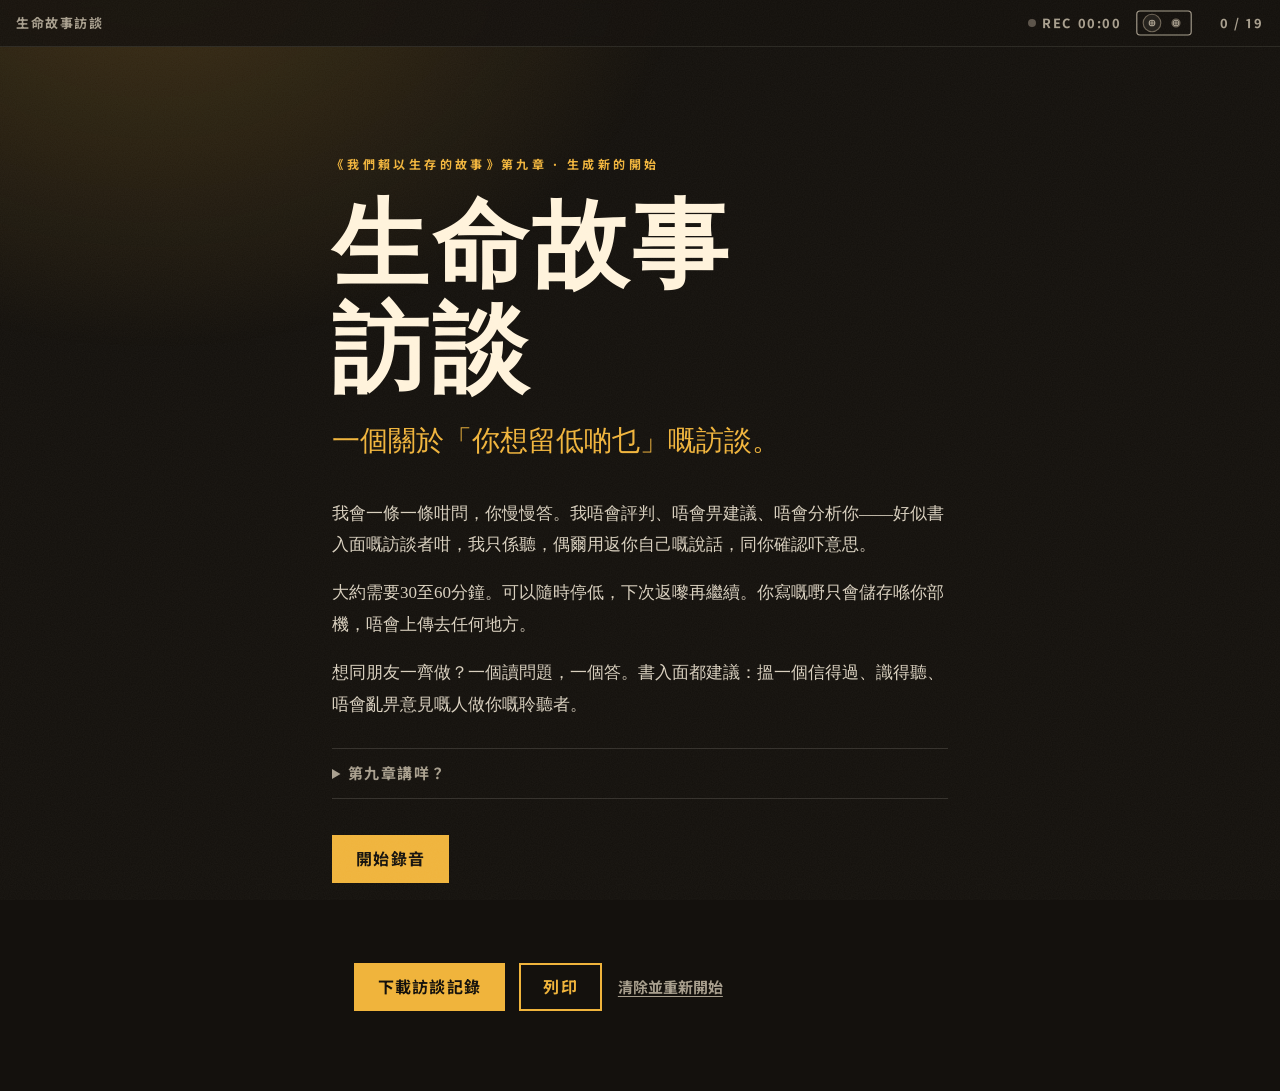
<file: interview/public/index.html>
<!doctype html>
<html lang="zh-Hant-HK">
<head>
<meta charset="utf-8">
<meta name="viewport" content="width=device-width, initial-scale=1, interactive-widget=resizes-content">
<title>生命故事訪談｜生成新的開始</title>
<meta name="description" content="根據《我們賴以生存的故事》第九章「生成新的開始」改編的生命故事訪談：一條一條問題，只問、只聽，不評判、不建議。">
<meta property="og:title" content="生命故事訪談｜你想留低啲乜？">
<meta property="og:description" content="《我們賴以生存的故事》第九章 · 一個只問、只聽嘅訪談。">
<meta name="theme-color" content="#14110d">
<link rel="icon" href="data:image/svg+xml,%3Csvg xmlns='http://www.w3.org/2000/svg' viewBox='0 0 32 32'%3E%3Ccircle cx='16' cy='16' r='7' fill='%23e2492f'/%3E%3C/svg%3E">
<link rel="preconnect" href="https://fonts.googleapis.com">
<link rel="preconnect" href="https://fonts.gstatic.com" crossorigin>
<link rel="stylesheet" href="https://fonts.googleapis.com/css2?family=Chiron+Hei+HK:wght@400;700&family=Chiron+Sung+HK:wght@400;900&family=LXGW+WenKai+TC&display=swap">
<link rel="stylesheet" href="style.css">
<script src="script.js" defer></script>
</head>
<body>
<header class="bar">
  <span class="home">生命故事訪談</span>
  <span class="rec" id="rec" aria-hidden="true"><i></i>REC <span id="clock">00:00</span></span>
  <svg class="tape" viewBox="0 0 70 32" aria-hidden="true">
    <rect x="1" y="1" width="68" height="30" rx="4"/>
    <circle id="reel-l" class="reel" cx="20" cy="16" r="11"/><circle id="reel-r" class="reel" cx="50" cy="16" r="5"/>
    <g class="hub" style="transform-origin:20px 16px"><circle cx="20" cy="16" r="3.5"/><path d="M20 12.5v7M16.5 16h7"/></g>
    <g class="hub" style="transform-origin:50px 16px"><circle cx="50" cy="16" r="3.5"/><path d="M50 12.5v7M46.5 16h7"/></g>
  </svg>
  <span class="count" id="count"></span>
</header>

<main>
  <section id="intro" class="intro">
    <p class="eyebrow">《我們賴以生存的故事》第九章 · 生成新的開始</p>
    <h1>生命故事<br>訪談</h1>
    <p class="lede">一個關於「你想留低啲乜」嘅訪談。</p>
    <div class="rules">
      <p>我會一條一條咁問，你慢慢答。我唔會評判、唔會畀建議、唔會分析你——好似書入面嘅訪談者咁，我只係聽，偶爾用返你自己嘅說話，同你確認吓意思。</p>
      <p>大約需要30至60分鐘。可以隨時停低，下次返嚟再繼續。你寫嘅嘢只會儲存喺你部機，唔會上傳去任何地方。</p>
      <p>想同朋友一齊做？一個讀問題，一個答。書入面都建議：搵一個信得過、識得聽、唔會亂畀意見嘅人做你嘅聆聽者。</p>
    </div>
    <details class="about">
      <summary>第九章講咩？</summary>
      <p>埃里克森提出「生成性」：主要是對創造和指引下一代的關注。它不只屬於父母——工作、義工、信仰、社區、友誼，甚至休閒裏，都可以有生成性。我們透過<b>創造</b>、<b>維護</b>和<b>奉獻</b>，留下比自己更長久的東西。</p>
      <p>作者研究高生成性的成年人如何講述自己的故事，發現常有四個特徵：童年時感到「被選中」、堅定不移的信念、把壞事變成好事，以及能動（想掌控、想創造）與共融（想連繫、想放手）之間的拉扯。</p>
      <p>這個訪談的問題，就是由這一章的概念，以及書末作者的生命故事訪談改編而成。</p>
    </details>
    <div class="start">
      <button type="button" id="start" class="btn">開始錄音</button>
      <button type="button" id="resume" class="btn" hidden>繼續上次</button>
      <button type="button" id="restart" class="link" hidden>重新開始</button>
    </div>
  </section>

  <ol id="log" class="log" aria-live="polite" hidden></ol>

  <div id="end" class="end" hidden>
    <button type="button" id="download" class="btn">下載訪談記錄</button>
    <button type="button" id="print" class="btn ghost">列印</button>
    <button type="button" id="again" class="link">清除並重新開始</button>
  </div>
</main>

<form id="composer" class="composer" hidden>
  <textarea id="answer" rows="2" placeholder="慢慢講……" aria-label="你的回答"></textarea>
  <div class="row">
    <span class="hint">Ctrl＋Enter 講完</span>
    <button type="button" id="skip" class="link">跳過</button>
    <button type="submit" id="send" class="btn" disabled>講完</button>
  </div>
</form>
</body>
</html>
</file>
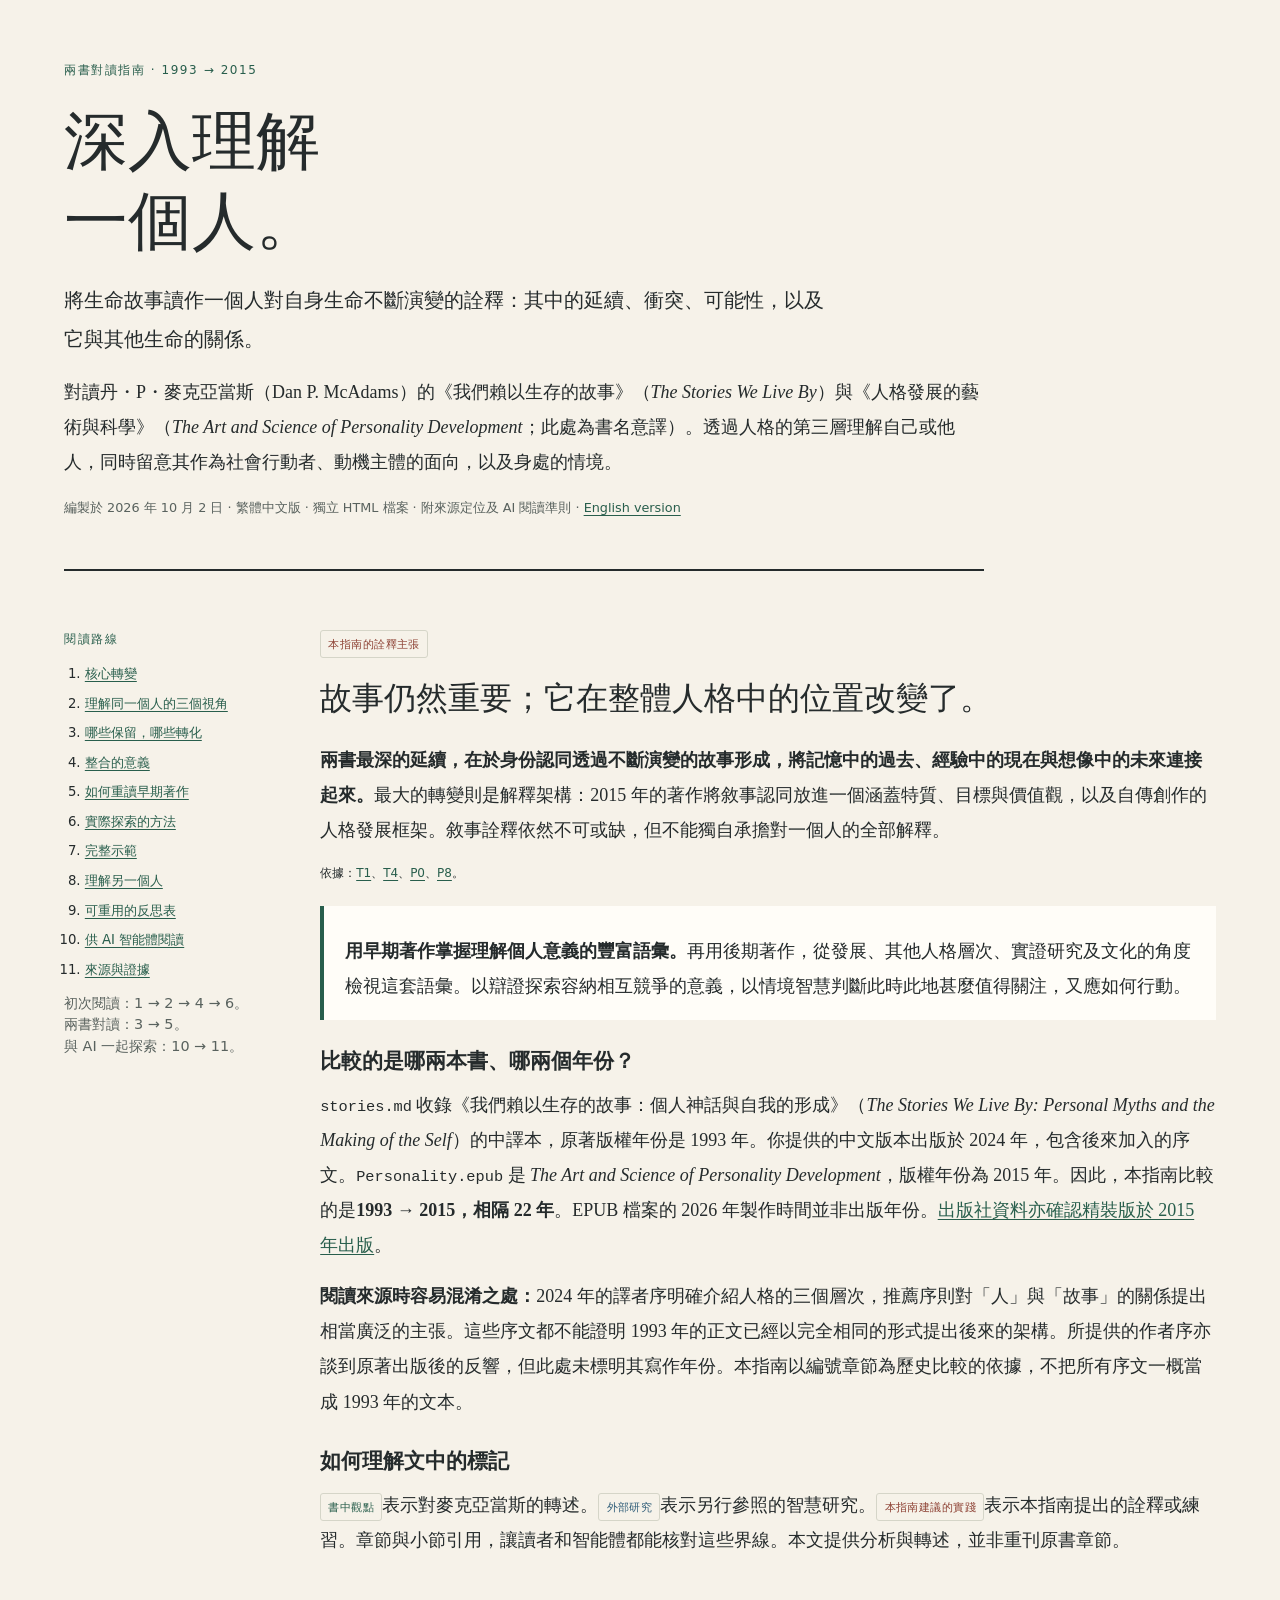
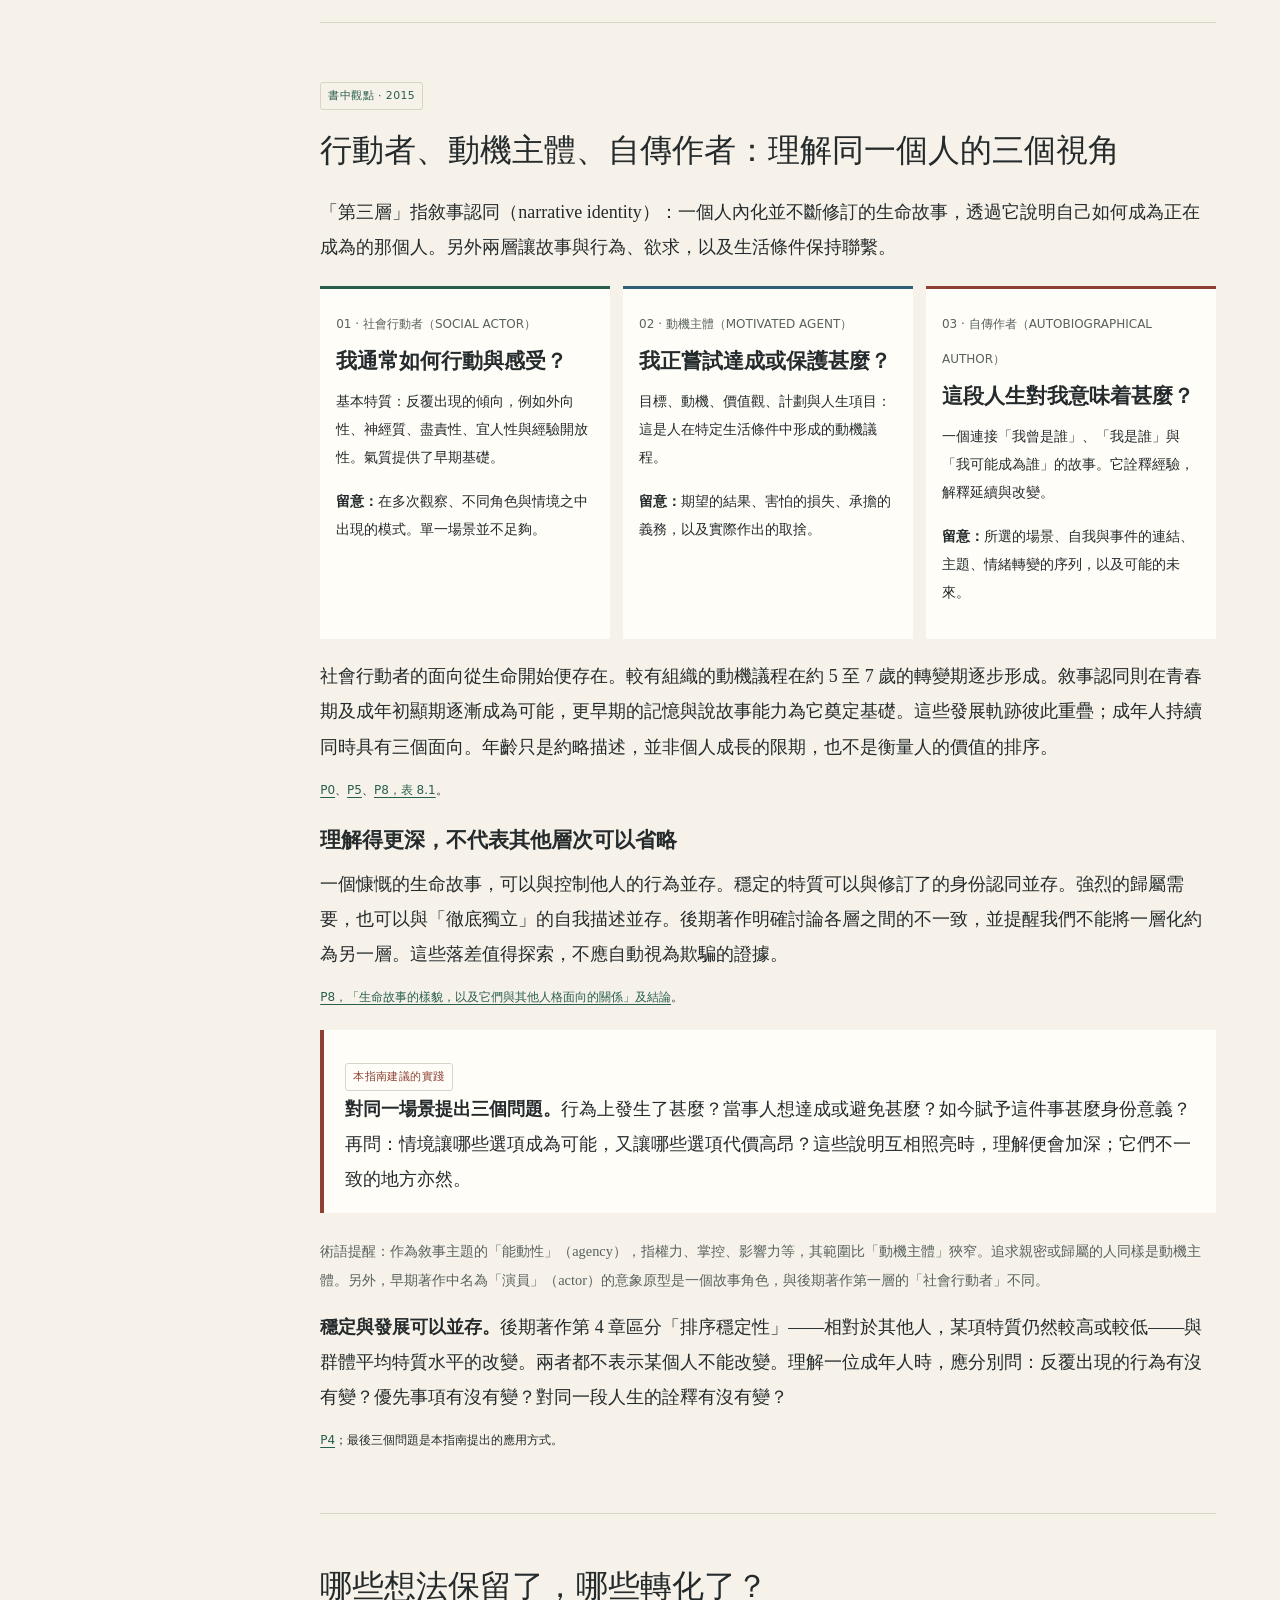
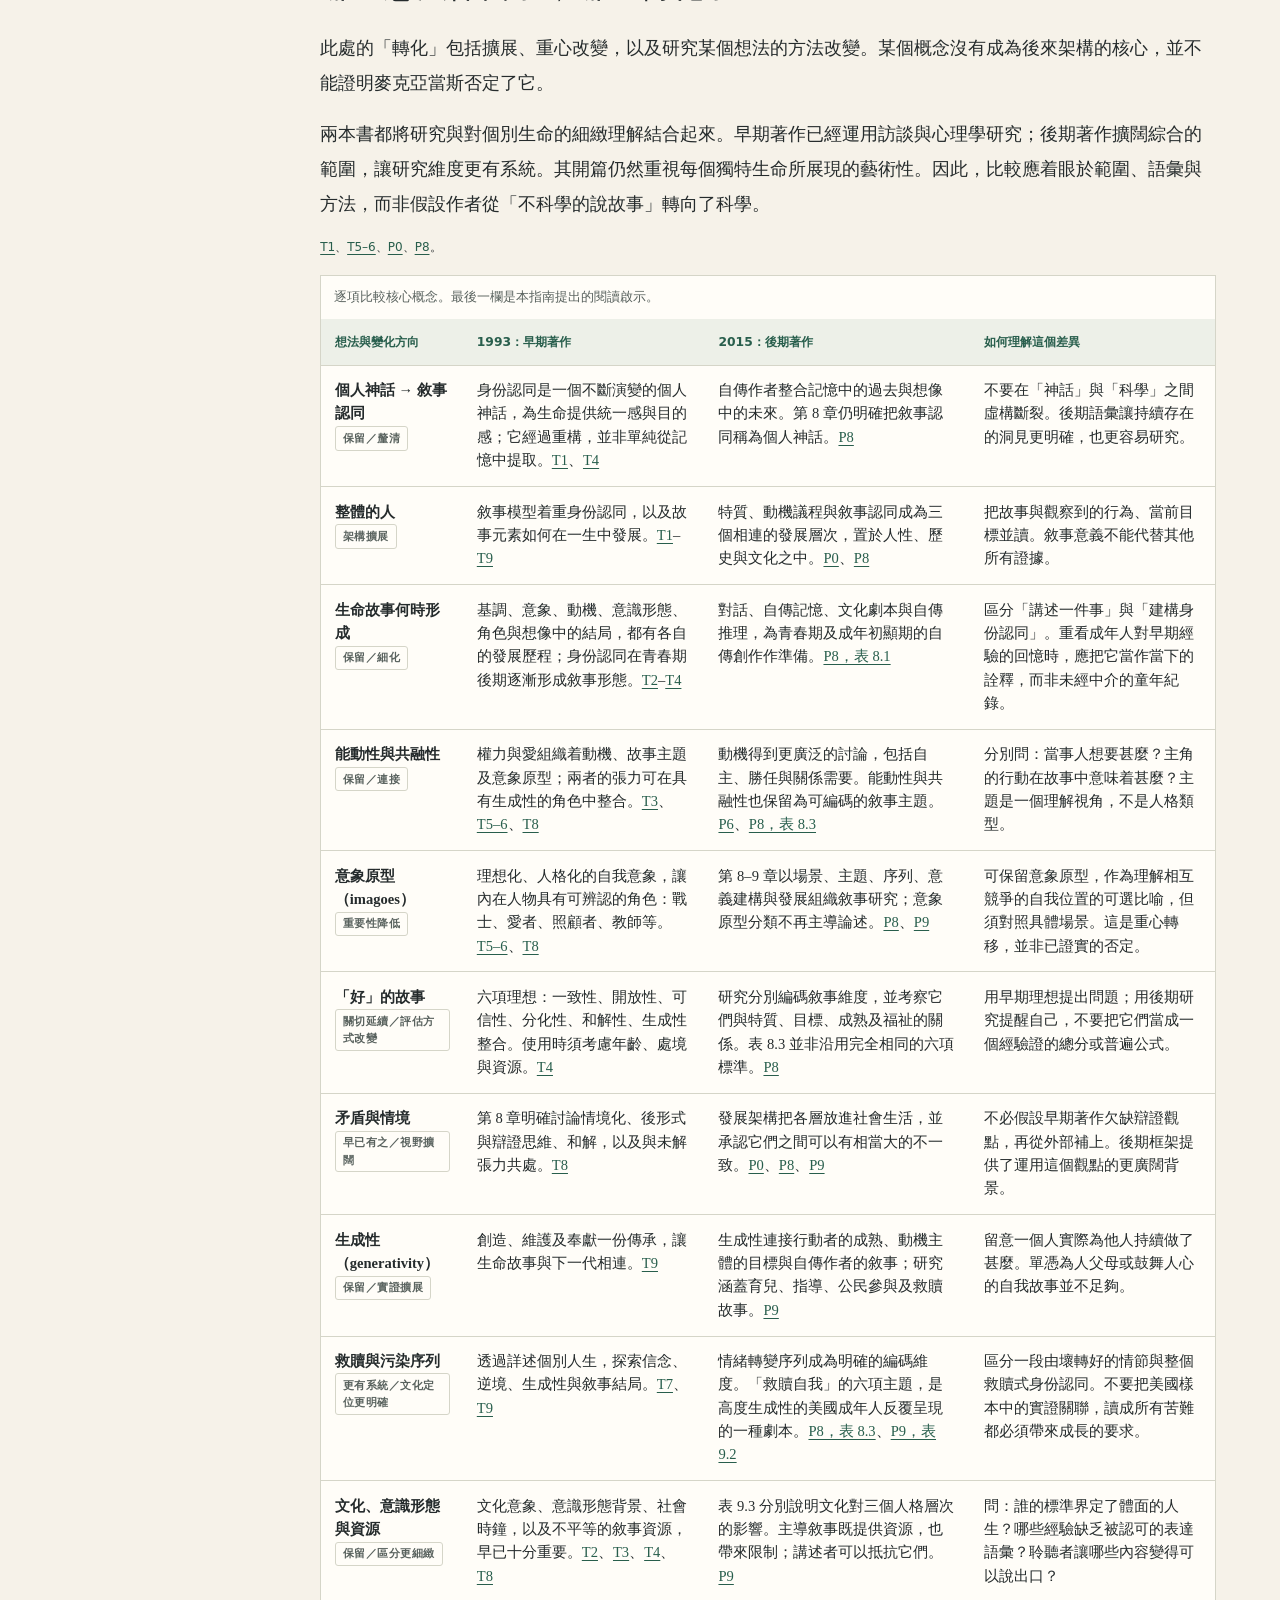
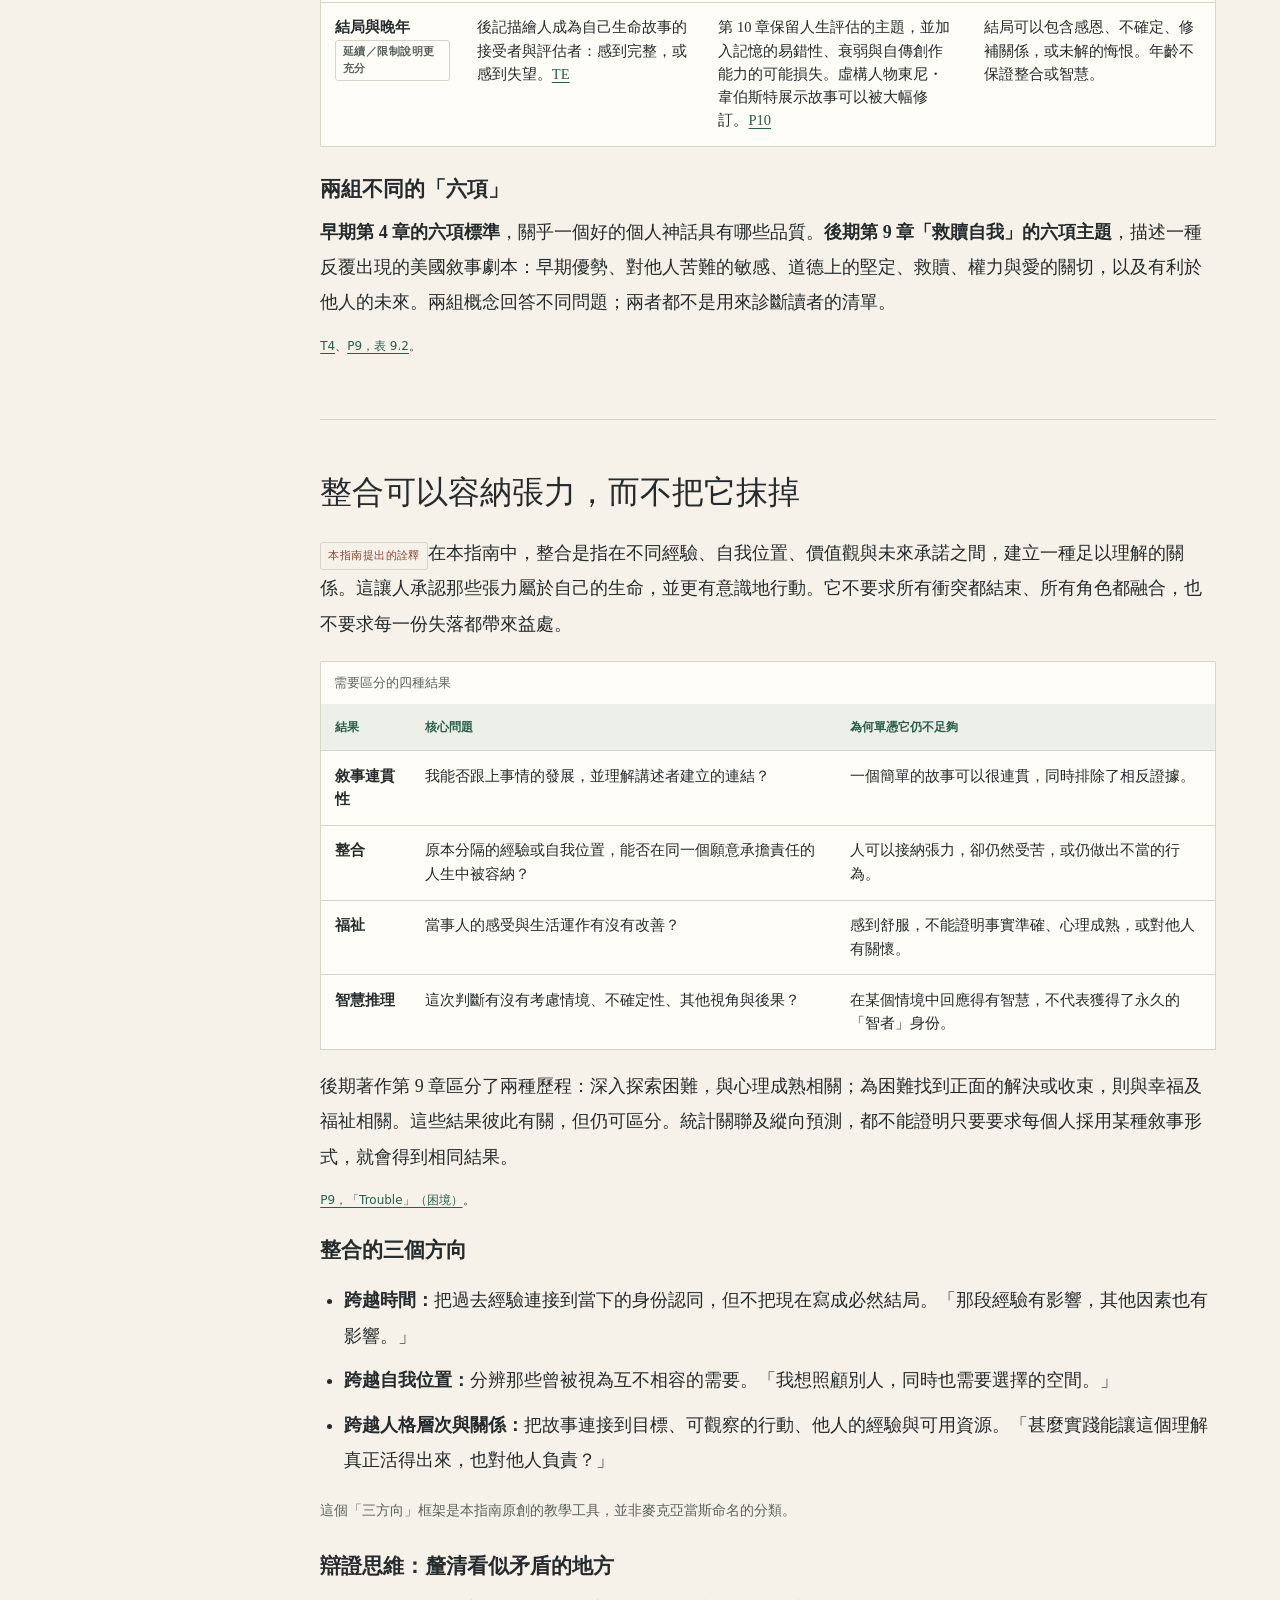
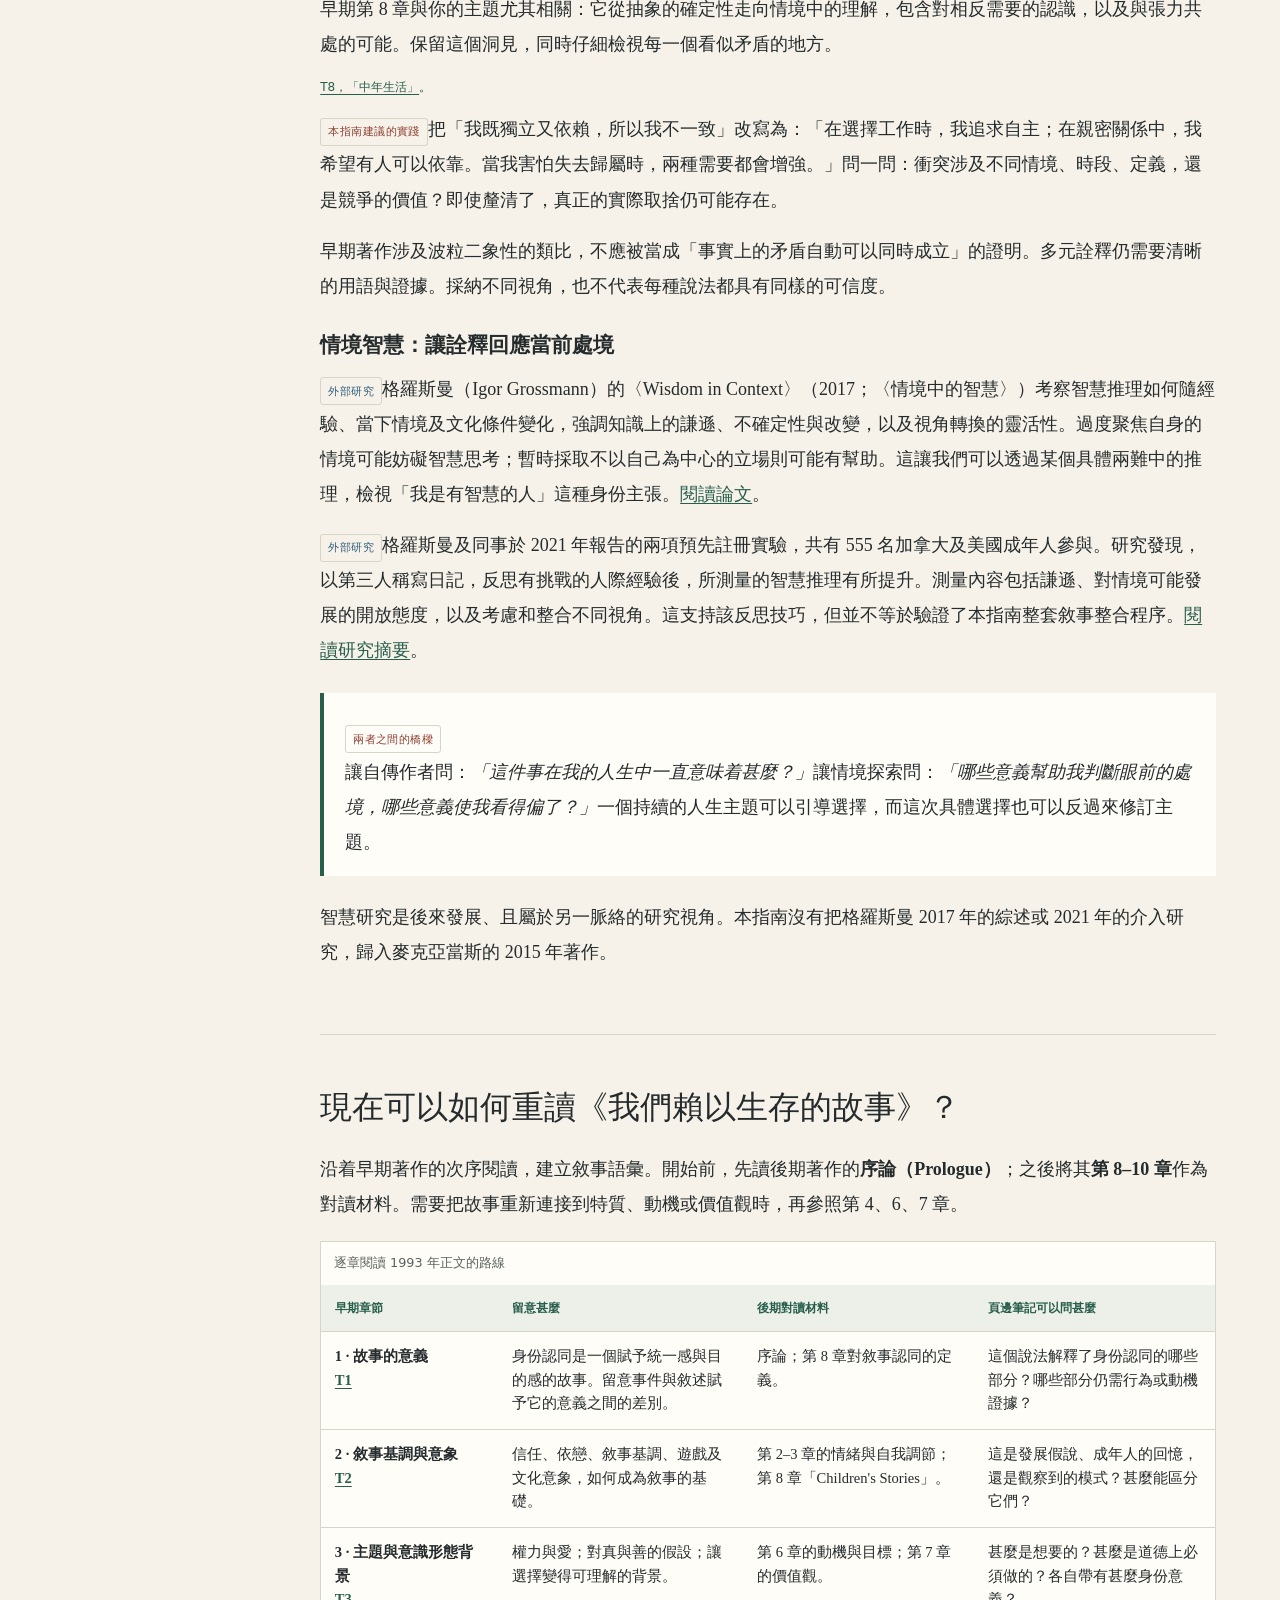
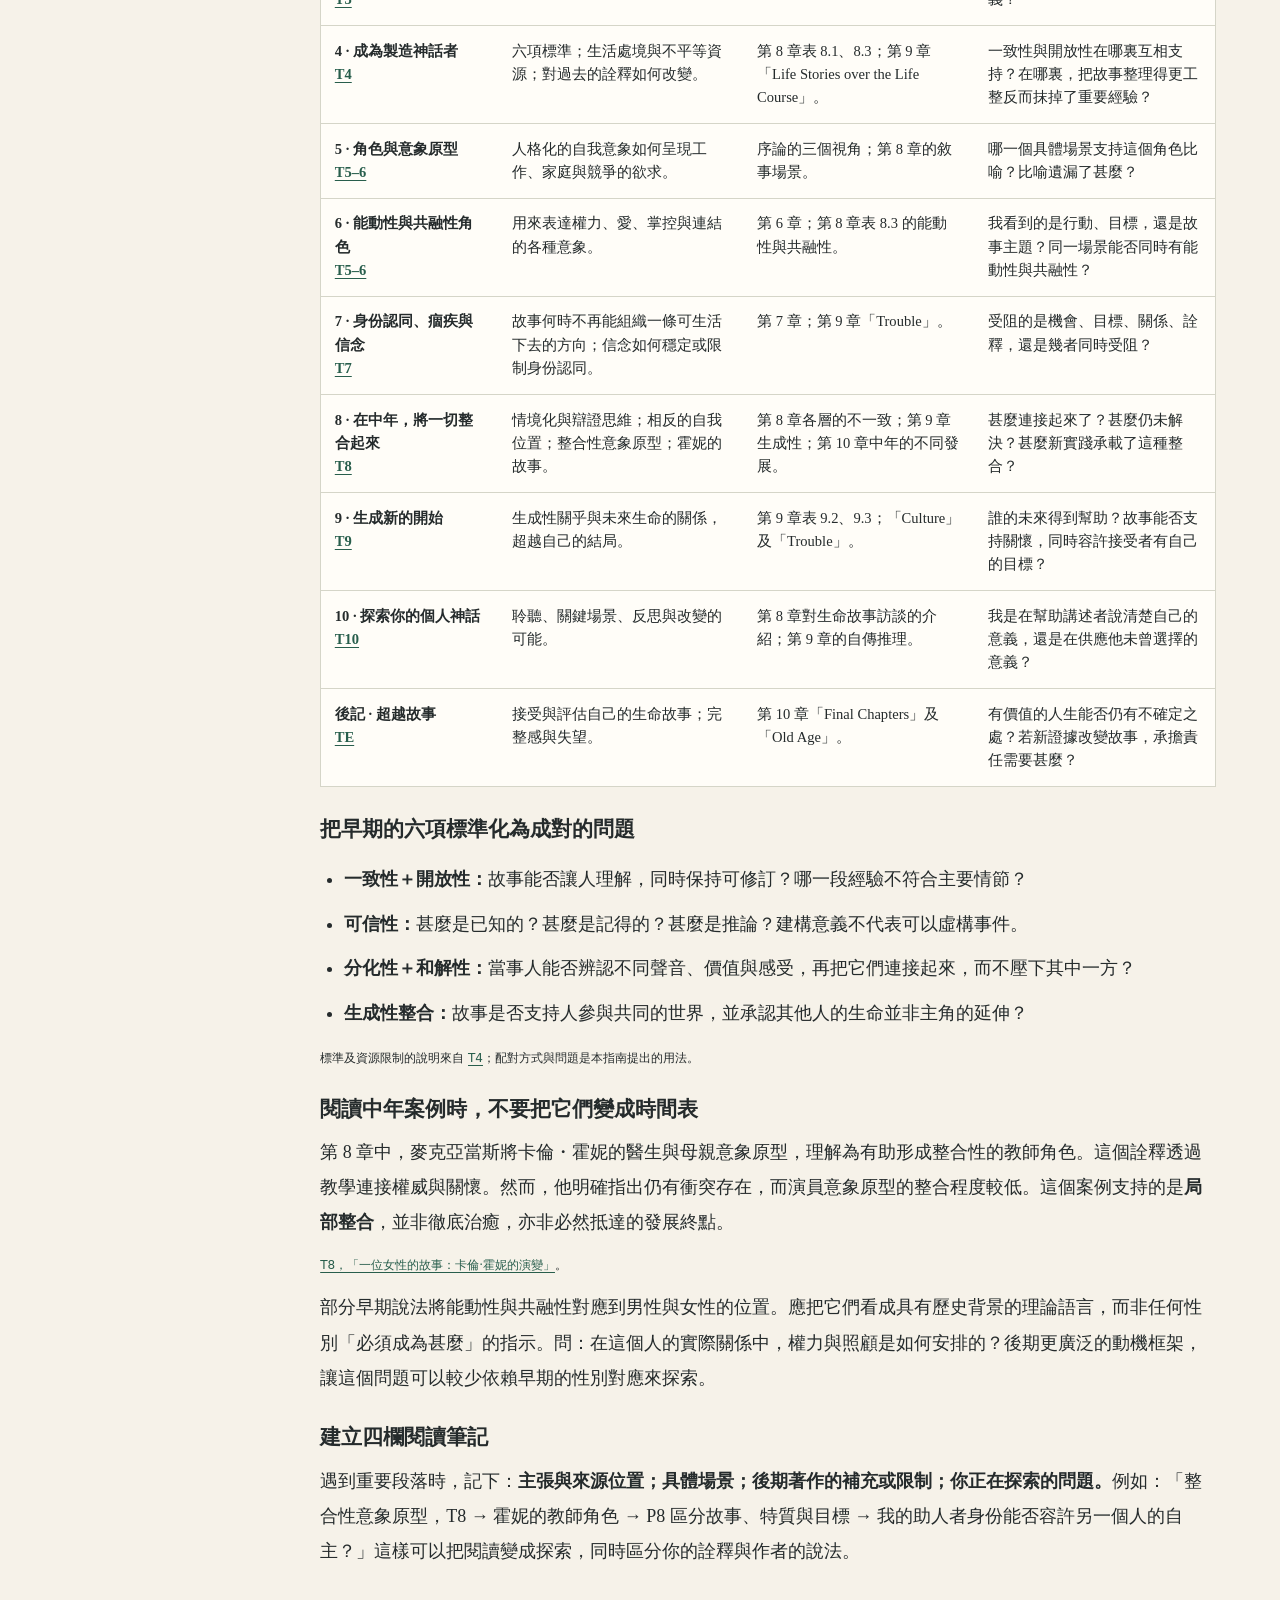
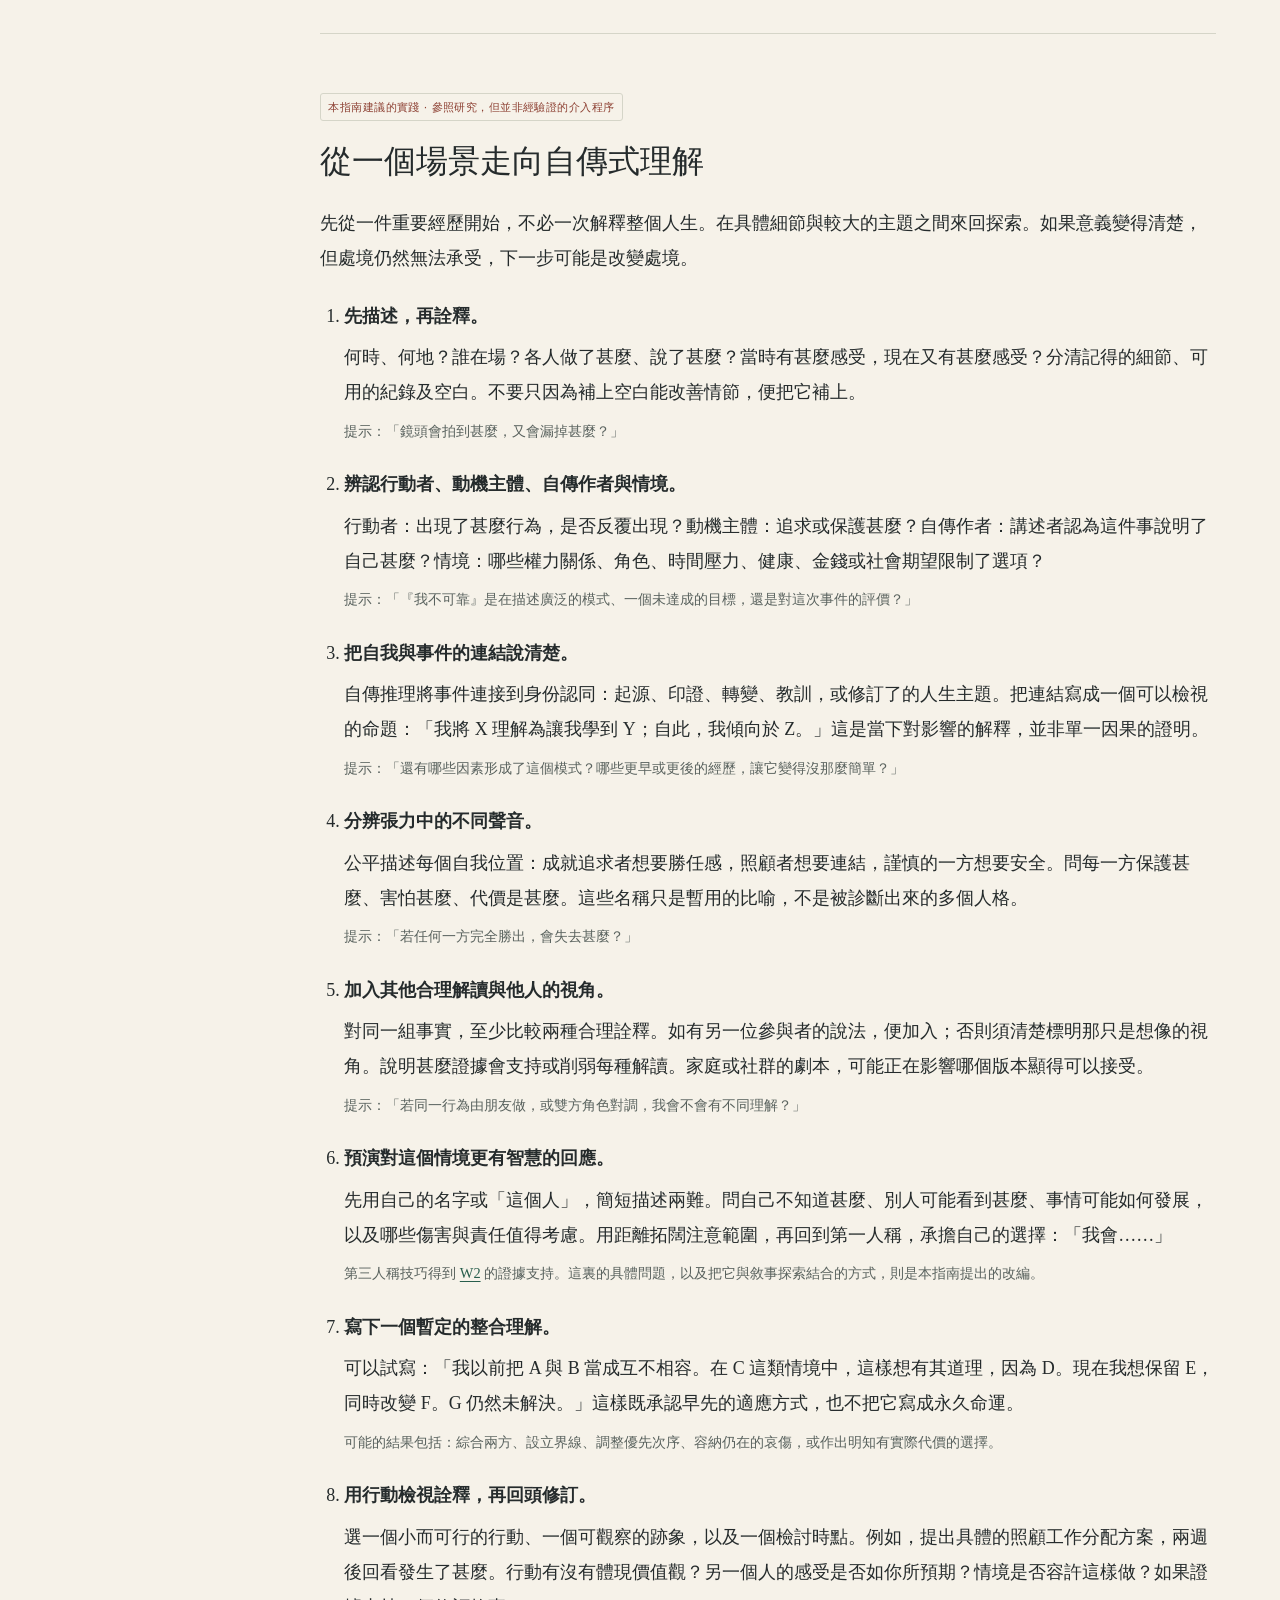
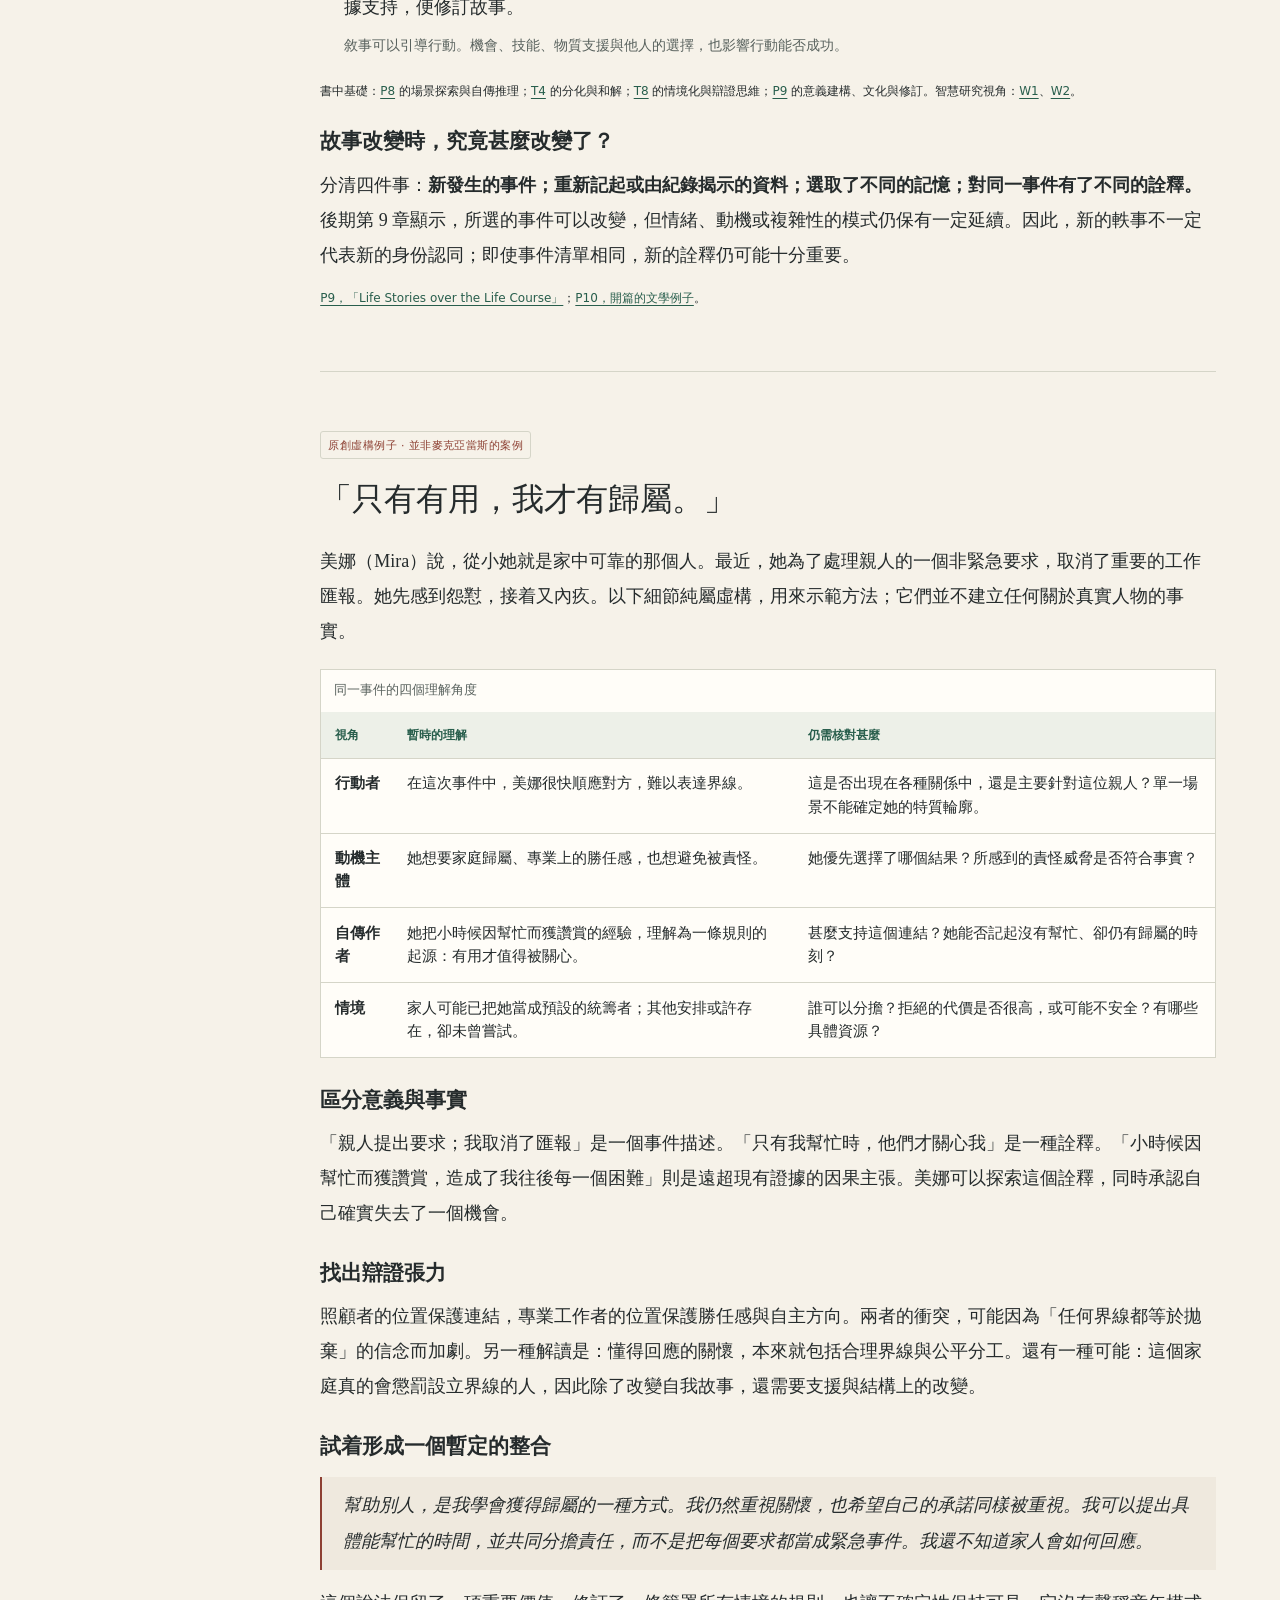
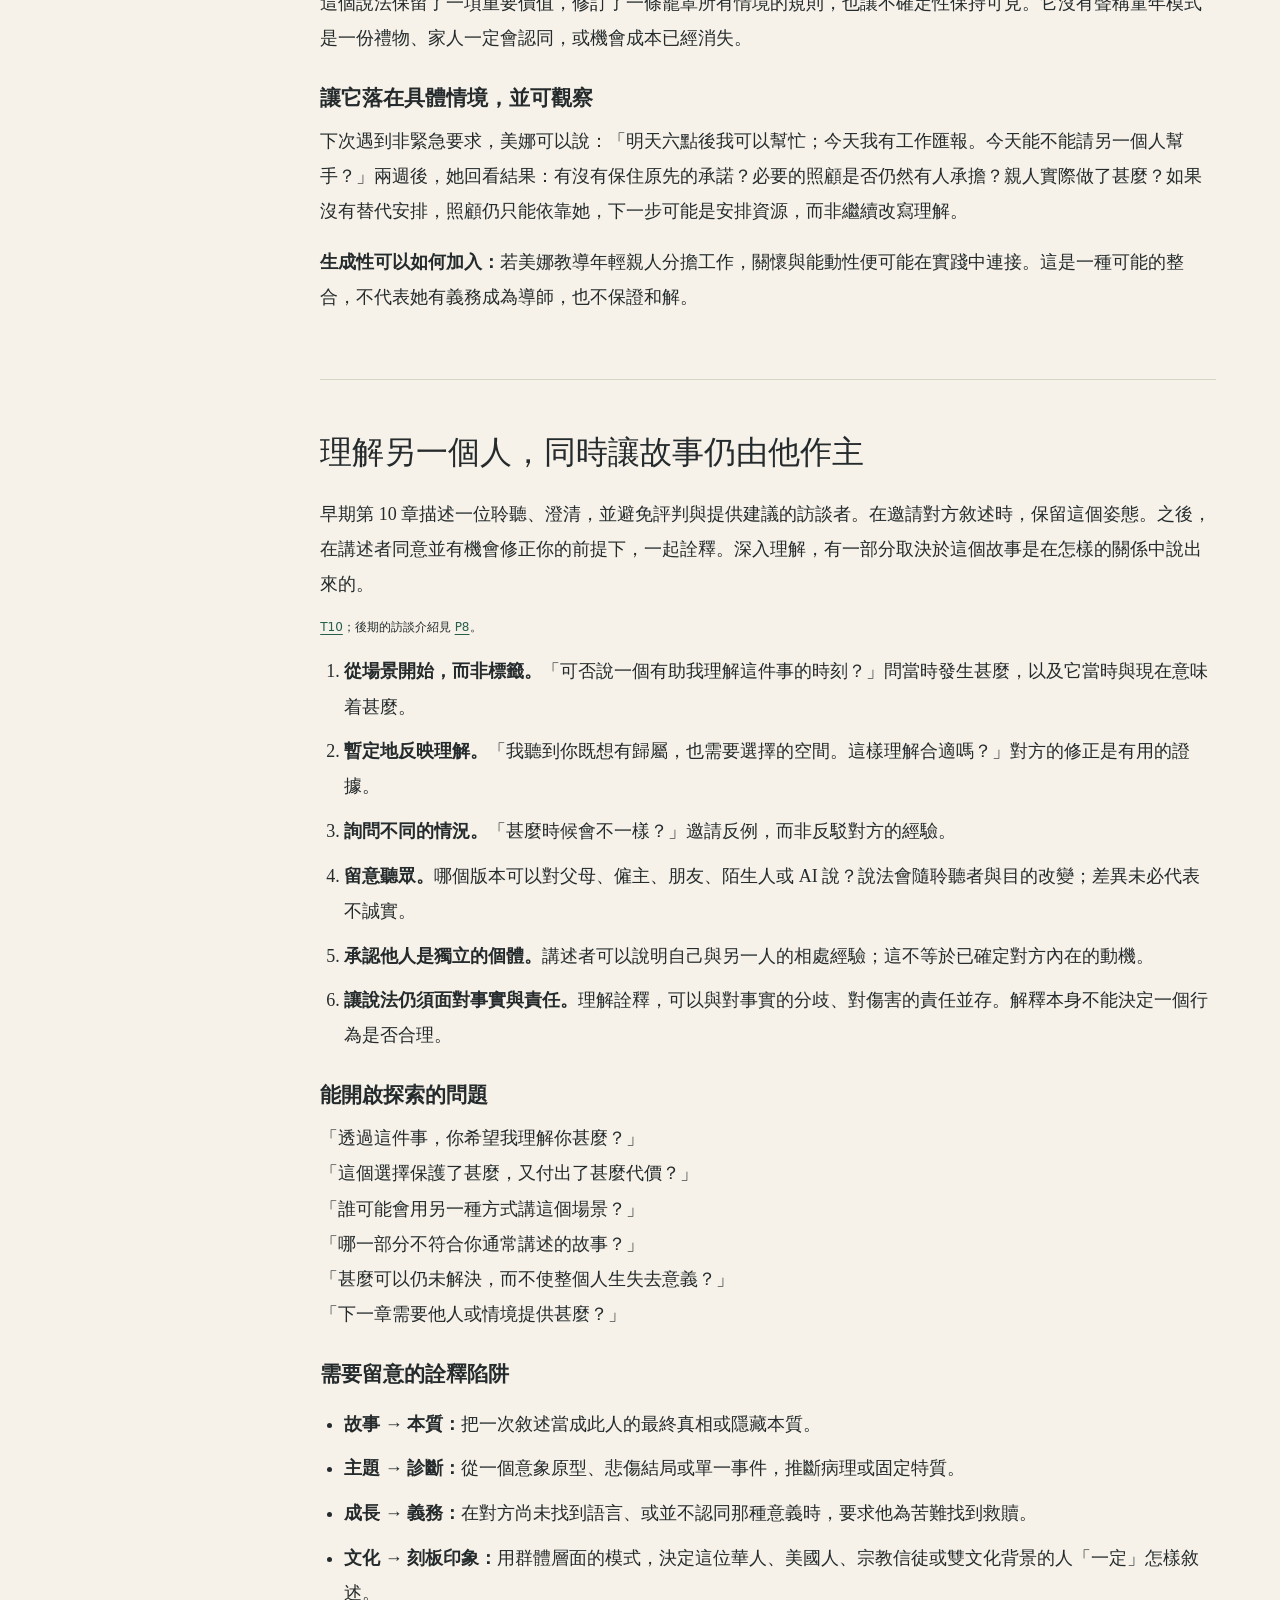
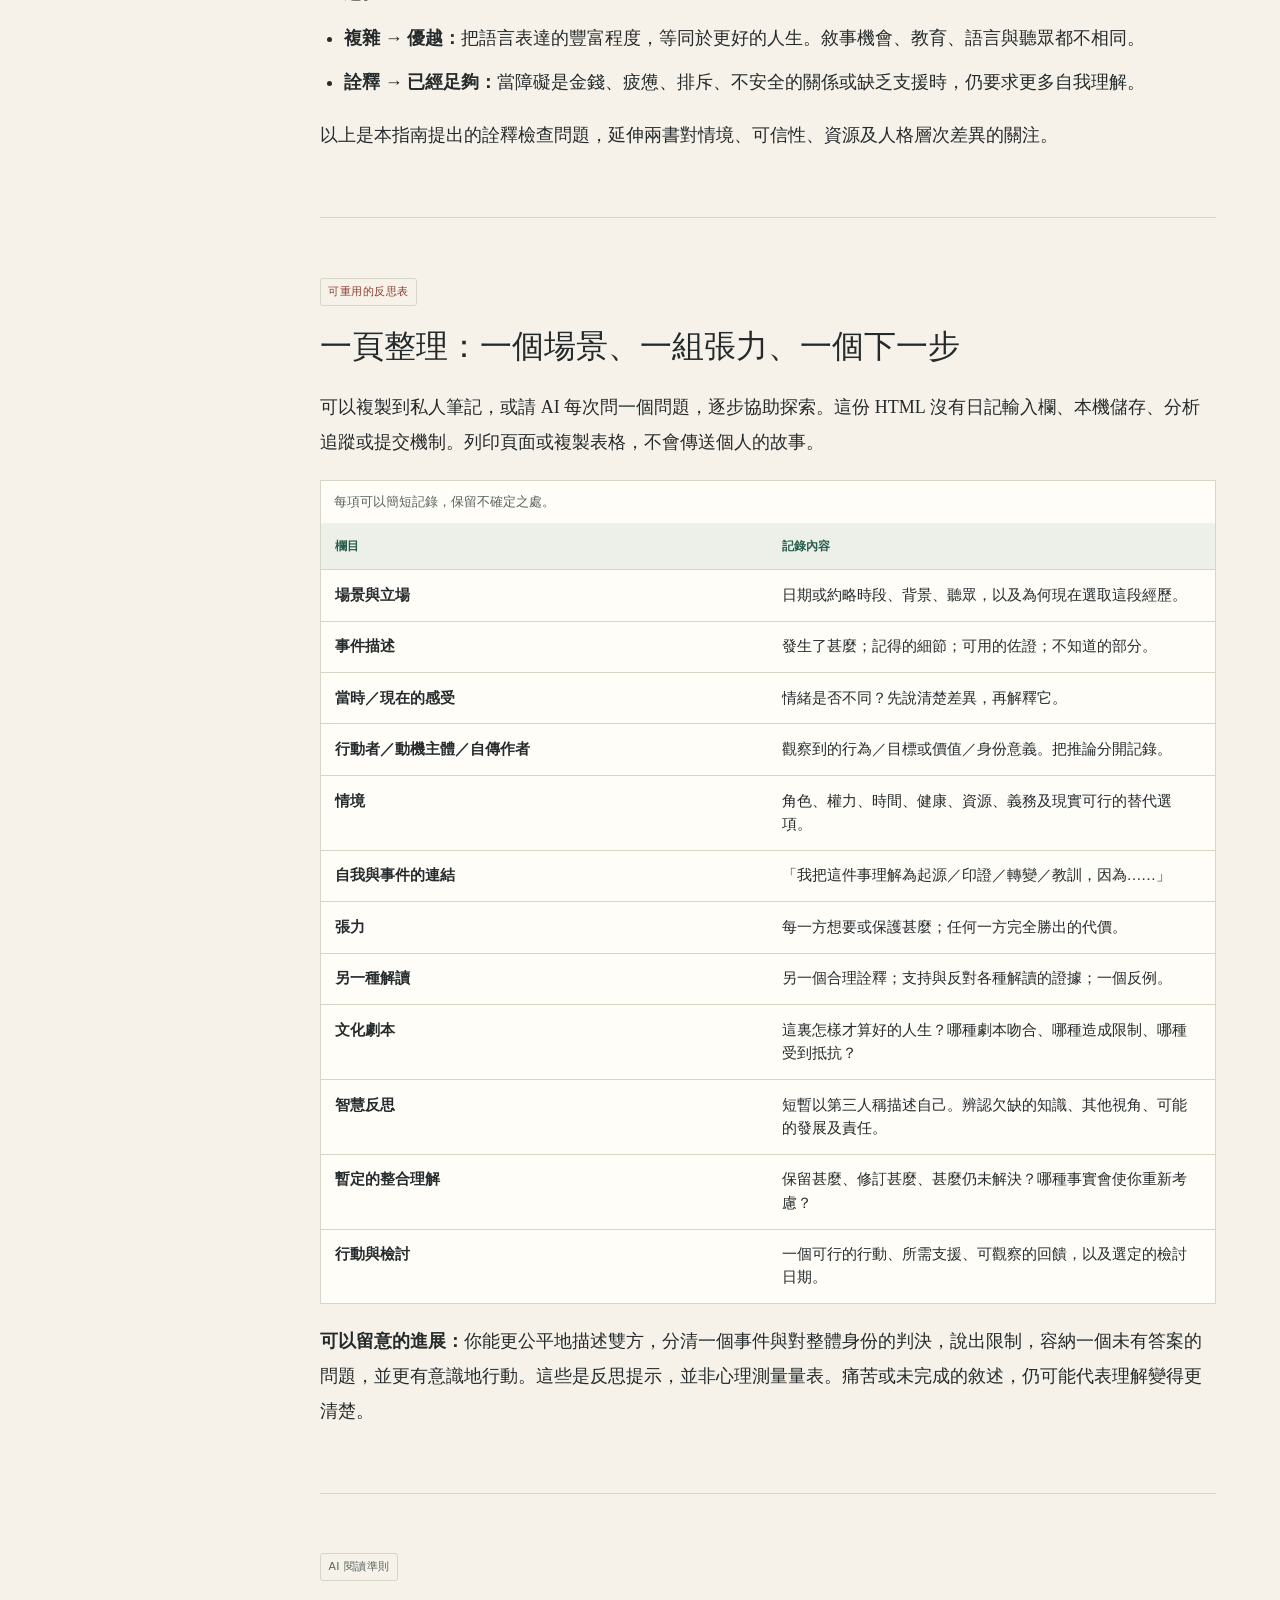
<file: mcadams-reading-guide-zh-Hant.html>
<!doctype html>
<html lang="zh-Hant">
<head>
<meta charset="utf-8">
<meta name="viewport" content="width=device-width, initial-scale=1">
<meta name="description" content="對讀麥克亞當斯 1993 與 2015 年著作，透過敘事認同、辯證思維與情境智慧，深入理解自己及他人。附原書來源、閱讀路線與實踐指南。">
<title>深入理解一個人 · 麥克亞當斯，1993 → 2015</title>
<style>
:root{color-scheme:light;--paper:#f6f2e9;--ink:#252b2c;--muted:#59625e;--line:#d5d5c8;--green:#285e4c;--red:#8d4033;--blue:#315e79;--card:#fffdf8}
*{box-sizing:border-box}html{scroll-behavior:smooth;scroll-padding-top:1rem}body{margin:0;background:var(--paper);color:var(--ink);font:18px/1.75 Georgia,"Times New Roman",serif}a{color:var(--green);text-underline-offset:3px}a:hover{color:var(--red)}a:focus-visible,summary:focus-visible{outline:3px solid var(--blue);outline-offset:4px}.skip{position:absolute;left:1rem;top:-6rem;background:white;padding:.6rem}.skip:focus{top:1rem}.shell{max-width:1360px;margin:auto;padding:3rem 5vw 5rem}header{max-width:920px;padding-bottom:2rem;border-bottom:2px solid var(--ink)}.eyebrow,.tag,.meta,nav,.sources,.agent-note{font-family:system-ui,sans-serif}.eyebrow{text-transform:uppercase;letter-spacing:.13em;font-size:.75rem;color:var(--green)}h1{font-size:clamp(2.5rem,5vw,4.8rem);line-height:1.05;font-weight:normal;margin:1.2rem 0}h2{font-size:2rem;line-height:1.25;font-weight:normal;margin:0 0 1.3rem}h3{font-size:1.3rem;line-height:1.35;margin:1.6rem 0 .5rem}p{margin:.7rem 0 1rem}.lede{font-size:1.25rem;max-width:48rem}.meta{font-size:.8rem;color:var(--muted)}.layout{display:grid;grid-template-columns:205px minmax(0,900px);gap:4vw;align-items:start}nav{position:sticky;top:1.5rem;font-size:.83rem;line-height:1.5;margin-top:3rem}nav ol{padding-left:1.3rem}nav li{margin:.6rem 0}main{min-width:0}section{padding:3rem 0;border-bottom:1px solid var(--line)}section:last-child{border:0}.tag{display:inline-block;font-size:.68rem;letter-spacing:.04em;text-transform:uppercase;padding:.15rem .45rem;border:1px solid var(--line);border-radius:3px;color:var(--muted)}.book{color:var(--green)}.synthesis{color:var(--red)}.research{color:var(--blue)}.callout{background:var(--card);border-left:4px solid var(--green);padding:1rem 1.3rem;margin:1.5rem 0}.callout p:last-child{margin-bottom:0}.contrast{border-color:var(--red)}.small{font-size:.9rem;color:var(--muted)}.refs{font: .75rem/1.5 system-ui,sans-serif;margin-top:.6rem}.refs a{white-space:nowrap}.table-wrap{overflow:auto;margin:1.2rem 0;border:1px solid var(--line);background:var(--card)}table{border-collapse:collapse;width:100%;font-size:.91rem;line-height:1.6}caption{text-align:left;font: .8rem system-ui,sans-serif;padding:.8rem;color:var(--muted)}th,td{vertical-align:top;text-align:left;padding:.85rem;border-bottom:1px solid var(--line)}th{font:600 .77rem/1.5 system-ui,sans-serif;color:var(--green);background:#edf0e8}td:first-child{font-weight:bold}tr:last-child td{border-bottom:0}.layers{display:grid;grid-template-columns:repeat(3,1fr);gap:.8rem;margin:1.3rem 0}.layer{padding:1rem;background:var(--card);border-top:3px solid var(--green)}.layer:nth-child(2){border-color:var(--blue)}.layer:nth-child(3){border-color:var(--red)}.layer h3{margin:.3rem 0}.layer p{font-size:.9rem}.num{font: .75rem system-ui,sans-serif;color:var(--muted)}ol,ul{padding-left:1.5rem}li{margin:.6rem 0}.steps>li{margin:1.4rem 0}.steps h3{display:inline;font-size:1.12rem}.steps p{margin:.4rem 0}blockquote{margin:1rem 0;padding:.7rem 1.3rem;border-left:2px solid var(--red);font-style:italic;background:#efe9de}details{border:1px solid var(--line);padding:.8rem 1rem;margin:1rem 0;background:var(--card)}summary{cursor:pointer;font-family:system-ui,sans-serif;font-size:.9rem;color:var(--green)}pre{white-space:pre-wrap;overflow-wrap:anywhere;background:#eaece4;padding:1.2rem;font: .8rem/1.6 ui-monospace,Consolas,monospace}code{font: .85em ui-monospace,Consolas,monospace}.sources{font-size:.83rem;line-height:1.65}.sources li{margin:1rem 0}.worksheet td{min-width:150px}.worksheet td:last-child{width:50%;font-weight:normal}.agent-note{font-size:.86rem}.reading td:first-child{min-width:160px}.label{font:600 .76rem system-ui,sans-serif;color:var(--red)}footer{margin-top:2rem;font: .8rem/1.6 system-ui,sans-serif;color:var(--muted)}
@media(max-width:900px){.layout{display:block}nav{position:static;margin:1.5rem 0;padding:1rem 0;border-bottom:1px solid var(--line)}nav ol{columns:2;column-gap:2rem}nav li{break-inside:avoid}.shell{padding:2rem 6vw}.layers{grid-template-columns:1fr}section{padding:2.2rem 0}h2{font-size:1.65rem}body{font-size:17px}th,td{padding:.7rem}.table-wrap table{min-width:650px}}
@media(prefers-reduced-motion:reduce){html{scroll-behavior:auto}}
@media print{body{background:white;color:black;font-size:11pt;line-height:1.5}.shell{padding:0;max-width:none}.layout{display:block}nav,.skip{display:none}header{max-width:none}h1{font-size:30pt}h2{font-size:20pt}h3{font-size:14pt}section{padding:1.2rem 0}a{color:black}.table-wrap{overflow:visible}table{font-size:9pt}.table-wrap table{min-width:0}tr,.layer,.callout{break-inside:avoid}h2,h3{break-after:avoid}.layers{display:block}.layer{margin:1rem 0}pre{font-size:9pt}details{display:block}footer{font-size:9pt}}
body{font-family:Georgia,"Noto Serif TC","Source Han Serif TC","PMingLiU",serif;line-height:1.95}h1{line-height:1.25}h2,h3{line-height:1.5}.eyebrow,.tag{text-transform:none}pre{font-family:ui-monospace,Consolas,"Microsoft JhengHei",monospace}
</style>
<script type="application/ld+json">
{"@context":"https://schema.org","@type":"Article","headline":"深入理解一個人：麥克亞當斯，1993 至 2015","inLanguage":"zh-Hant","dateCreated":"2026-10-02","description":"連接敘事認同、辯證詮釋與情境智慧的兩書比較閱讀指南。區分原書觀點、外部研究及本指南的綜合建議。","about":["敘事認同","人格發展","自傳推理","整合","情境智慧"],"citation":[{"@type":"Book","name":"The Stories We Live By: Personal Myths and the Making of the Self","author":{"@type":"Person","name":"Dan P. McAdams"},"datePublished":"1993"},{"@type":"Book","name":"The Art and Science of Personality Development","author":{"@type":"Person","name":"Dan P. McAdams"},"datePublished":"2015"},{"@type":"ScholarlyArticle","name":"Wisdom in Context","author":{"@type":"Person","name":"Igor Grossmann"},"datePublished":"2017","identifier":"doi:10.1177/1745691616672066"},{"@type":"ScholarlyArticle","name":"Training for Wisdom: The Distanced-Self-Reflection Diary Method","datePublished":"2021","identifier":"doi:10.1177/0956797620969170"}],"translationOfWork":{"@type":"Article","name":"Understanding a person deeply: McAdams, 1993 to 2015","inLanguage":"en","url":"https://github.com/remtoec/stories_we_liveby/blob/main/mcadams-reading-guide.html"}}
</script>
</head>
<body>
<a class="skip" href="#main">跳至指南正文</a>
<div class="shell">
<header>
<p class="eyebrow">兩書對讀指南 · 1993 → 2015</p>
<h1>深入理解<br>一個人。</h1>
<p class="lede">將生命故事讀作一個人對自身生命不斷演變的詮釋：其中的延續、衝突、可能性，以及它與其他生命的關係。</p>
<p>對讀丹・P・麥克亞當斯（Dan P. McAdams）的《我們賴以生存的故事》（<cite>The Stories We Live By</cite>）與《人格發展的藝術與科學》（<cite>The Art and Science of Personality Development</cite>；此處為書名意譯）。透過人格的第三層理解自己或他人，同時留意其作為社會行動者、動機主體的面向，以及身處的情境。</p>
<p class="meta">編製於 2026 年 10 月 2 日 · 繁體中文版 · 獨立 HTML 檔案 · 附來源定位及 AI 閱讀準則 · <a href="mcadams-reading-guide.html" lang="en">English version</a></p>
</header>
<div class="layout">
<nav aria-label="目錄"><p class="eyebrow">閱讀路線</p><ol>
<li><a href="#orientation">核心轉變</a></li><li><a href="#layers">理解同一個人的三個視角</a></li><li><a href="#comparison">哪些保留，哪些轉化</a></li><li><a href="#integration">整合的意義</a></li><li><a href="#reading">如何重讀早期著作</a></li><li><a href="#practice">實際探索的方法</a></li><li><a href="#example">完整示範</a></li><li><a href="#others">理解另一個人</a></li><li><a href="#worksheet">可重用的反思表</a></li><li><a href="#agents">供 AI 智能體閱讀</a></li><li><a href="#sources">來源與證據</a></li>
</ol><p class="small">初次閱讀：1 → 2 → 4 → 6。<br>兩書對讀：3 → 5。<br>與 AI 一起探索：10 → 11。</p></nav>
<main id="main">
<article aria-label="兩書比較與閱讀指南">
<section id="orientation" aria-labelledby="orientation-title">
<p class="tag synthesis">本指南的詮釋主張</p><h2 id="orientation-title">故事仍然重要；它在整體人格中的位置改變了。</h2>
<p><strong>兩書最深的延續，在於身份認同透過不斷演變的故事形成，將記憶中的過去、經驗中的現在與想像中的未來連接起來。</strong>最大的轉變則是解釋架構：2015 年的著作將敘事認同放進一個涵蓋特質、目標與價值觀，以及自傳創作的人格發展框架。敘事詮釋依然不可或缺，但不能獨自承擔對一個人的全部解釋。</p>
<p class="refs">依據：<a href="#s-t1">T1</a>、<a href="#s-t4">T4</a>、<a href="#s-p0">P0</a>、<a href="#s-p8">P8</a>。</p>
<div class="callout"><p><strong>用早期著作掌握理解個人意義的豐富語彙。</strong>再用後期著作，從發展、其他人格層次、實證研究及文化的角度檢視這套語彙。以辯證探索容納相互競爭的意義，以情境智慧判斷此時此地甚麼值得關注，又應如何行動。</p></div>
<h3>比較的是哪兩本書、哪兩個年份？</h3>
<p><code>stories.md</code> 收錄《我們賴以生存的故事：個人神話與自我的形成》（<cite>The Stories We Live By: Personal Myths and the Making of the Self</cite>）的中譯本，原著版權年份是 1993 年。你提供的中文版本出版於 2024 年，包含後來加入的序文。<code>Personality.epub</code> 是 <cite>The Art and Science of Personality Development</cite>，版權年份為 2015 年。因此，本指南比較的是<strong>1993 → 2015，相隔 22 年</strong>。EPUB 檔案的 2026 年製作時間並非出版年份。<a href="https://www.cms.guilford.com/books/The-Art-and-Science-of-Personality-Development/Dan-McAdams/9781462529322">出版社資料亦確認精裝版於 2015 年出版</a>。</p>
<p><strong>閱讀來源時容易混淆之處：</strong>2024 年的譯者序明確介紹人格的三個層次，推薦序則對「人」與「故事」的關係提出相當廣泛的主張。這些序文都不能證明 1993 年的正文已經以完全相同的形式提出後來的架構。所提供的作者序亦談到原著出版後的反響，但此處未標明其寫作年份。本指南以編號章節為歷史比較的依據，不把所有序文一概當成 1993 年的文本。</p>
<h3>如何理解文中的標記</h3>
<p><span class="tag book">書中觀點</span>表示對麥克亞當斯的轉述。<span class="tag research">外部研究</span>表示另行參照的智慧研究。<span class="tag synthesis">本指南建議的實踐</span>表示本指南提出的詮釋或練習。章節與小節引用，讓讀者和智能體都能核對這些界線。本文提供分析與轉述，並非重刊原書章節。</p>
</section>

<section id="layers" aria-labelledby="layers-title">
<p class="tag book">書中觀點 · 2015</p><h2 id="layers-title">行動者、動機主體、自傳作者：理解同一個人的三個視角</h2>
<p>「第三層」指敘事認同（narrative identity）：一個人內化並不斷修訂的生命故事，透過它說明自己如何成為正在成為的那個人。另外兩層讓故事與行為、欲求，以及生活條件保持聯繫。</p>
<div class="layers" aria-label="人格的三個層次">
<div class="layer"><span class="num">01 · 社會行動者（SOCIAL ACTOR）</span><h3>我通常如何行動與感受？</h3><p>基本特質：反覆出現的傾向，例如外向性、神經質、盡責性、宜人性與經驗開放性。氣質提供了早期基礎。</p><p><strong>留意：</strong>在多次觀察、不同角色與情境之中出現的模式。單一場景並不足夠。</p></div>
<div class="layer"><span class="num">02 · 動機主體（MOTIVATED AGENT）</span><h3>我正嘗試達成或保護甚麼？</h3><p>目標、動機、價值觀、計劃與人生項目：這是人在特定生活條件中形成的動機議程。</p><p><strong>留意：</strong>期望的結果、害怕的損失、承擔的義務，以及實際作出的取捨。</p></div>
<div class="layer"><span class="num">03 · 自傳作者（AUTOBIOGRAPHICAL AUTHOR）</span><h3>這段人生對我意味着甚麼？</h3><p>一個連接「我曾是誰」、「我是誰」與「我可能成為誰」的故事。它詮釋經驗，解釋延續與改變。</p><p><strong>留意：</strong>所選的場景、自我與事件的連結、主題、情緒轉變的序列，以及可能的未來。</p></div>
</div>
<p>社會行動者的面向從生命開始便存在。較有組織的動機議程在約 5 至 7 歲的轉變期逐步形成。敘事認同則在青春期及成年初顯期逐漸成為可能，更早期的記憶與說故事能力為它奠定基礎。這些發展軌跡彼此重疊；成年人持續同時具有三個面向。年齡只是約略描述，並非個人成長的限期，也不是衡量人的價值的排序。</p>
<p class="refs"><a href="#s-p0">P0</a>、<a href="#s-p5">P5</a>、<a href="#s-p8">P8，表 8.1</a>。</p>
<h3>理解得更深，不代表其他層次可以省略</h3>
<p>一個慷慨的生命故事，可以與控制他人的行為並存。穩定的特質可以與修訂了的身份認同並存。強烈的歸屬需要，也可以與「徹底獨立」的自我描述並存。後期著作明確討論各層之間的不一致，並提醒我們不能將一層化約為另一層。這些落差值得探索，不應自動視為欺騙的證據。</p>
<p class="refs"><a href="#s-p8">P8，「生命故事的樣貌，以及它們與其他人格面向的關係」及結論</a>。</p>
<div class="callout contrast"><p><span class="tag synthesis">本指南建議的實踐</span><br><strong>對同一場景提出三個問題。</strong>行為上發生了甚麼？當事人想達成或避免甚麼？如今賦予這件事甚麼身份意義？再問：情境讓哪些選項成為可能，又讓哪些選項代價高昂？這些說明互相照亮時，理解便會加深；它們不一致的地方亦然。</p></div>
<p class="small">術語提醒：作為敘事主題的「能動性」（agency），指權力、掌控、影響力等，其範圍比「動機主體」狹窄。追求親密或歸屬的人同樣是動機主體。另外，早期著作中名為「演員」（actor）的意象原型是一個故事角色，與後期著作第一層的「社會行動者」不同。</p>
<p><strong>穩定與發展可以並存。</strong>後期著作第 4 章區分「排序穩定性」——相對於其他人，某項特質仍然較高或較低——與群體平均特質水平的改變。兩者都不表示某個人不能改變。理解一位成年人時，應分別問：反覆出現的行為有沒有變？優先事項有沒有變？對同一段人生的詮釋有沒有變？</p>
<p class="refs"><a href="#s-p4">P4</a>；最後三個問題是本指南提出的應用方式。</p>
</section>

<section id="comparison" aria-labelledby="comparison-title">
<h2 id="comparison-title">哪些想法保留了，哪些轉化了？</h2>
<p>此處的「轉化」包括擴展、重心改變，以及研究某個想法的方法改變。某個概念沒有成為後來架構的核心，並不能證明麥克亞當斯否定了它。</p>
<p>兩本書都將研究與對個別生命的細緻理解結合起來。早期著作已經運用訪談與心理學研究；後期著作擴闊綜合的範圍，讓研究維度更有系統。其開篇仍然重視每個獨特生命所展現的藝術性。因此，比較應着眼於範圍、語彙與方法，而非假設作者從「不科學的說故事」轉向了科學。</p>
<p class="refs"><a href="#s-t1">T1</a>、<a href="#s-t56">T5–6</a>、<a href="#s-p0">P0</a>、<a href="#s-p8">P8</a>。</p>
<div class="table-wrap"><table><caption>逐項比較核心概念。最後一欄是本指南提出的閱讀啟示。</caption><thead><tr><th scope="col">想法與變化方向</th><th scope="col">1993：早期著作</th><th scope="col">2015：後期著作</th><th scope="col">如何理解這個差異</th></tr></thead><tbody>
<tr id="claim-identity" data-claim-kind="book-comparison"><td>個人神話 → 敘事認同<br><span class="tag">保留／釐清</span></td><td>身份認同是一個不斷演變的個人神話，為生命提供統一感與目的感；它經過重構，並非單純從記憶中提取。<a href="#s-t1">T1</a>、<a href="#s-t4">T4</a></td><td>自傳作者整合記憶中的過去與想像中的未來。第 8 章仍明確把敘事認同稱為個人神話。<a href="#s-p8">P8</a></td><td>不要在「神話」與「科學」之間虛構斷裂。後期語彙讓持續存在的洞見更明確，也更容易研究。</td></tr>
<tr id="claim-architecture" data-claim-kind="book-comparison"><td>整體的人<br><span class="tag">架構擴展</span></td><td>敘事模型着重身份認同，以及故事元素如何在一生中發展。<a href="#s-t1">T1</a>–<a href="#s-t9">T9</a></td><td>特質、動機議程與敘事認同成為三個相連的發展層次，置於人性、歷史與文化之中。<a href="#s-p0">P0</a>、<a href="#s-p8">P8</a></td><td>把故事與觀察到的行為、當前目標並讀。敘事意義不能代替其他所有證據。</td></tr>
<tr id="claim-development" data-claim-kind="book-comparison"><td>生命故事何時形成<br><span class="tag">保留／細化</span></td><td>基調、意象、動機、意識形態、角色與想像中的結局，都有各自的發展歷程；身份認同在青春期後期逐漸形成敘事形態。<a href="#s-t2">T2</a>–<a href="#s-t4">T4</a></td><td>對話、自傳記憶、文化劇本與自傳推理，為青春期及成年初顯期的自傳創作作準備。<a href="#s-p8">P8，表 8.1</a></td><td>區分「講述一件事」與「建構身份認同」。重看成年人對早期經驗的回憶時，應把它當作當下的詮釋，而非未經中介的童年紀錄。</td></tr>
<tr id="claim-themes" data-claim-kind="book-comparison"><td>能動性與共融性<br><span class="tag">保留／連接</span></td><td>權力與愛組織着動機、故事主題及意象原型；兩者的張力可在具有生成性的角色中整合。<a href="#s-t3">T3</a>、<a href="#s-t56">T5–6</a>、<a href="#s-t8">T8</a></td><td>動機得到更廣泛的討論，包括自主、勝任與關係需要。能動性與共融性也保留為可編碼的敘事主題。<a href="#s-p6">P6</a>、<a href="#s-p8">P8，表 8.3</a></td><td>分別問：當事人想要甚麼？主角的行動在故事中意味着甚麼？主題是一個理解視角，不是人格類型。</td></tr>
<tr id="claim-imago" data-claim-kind="book-comparison"><td>意象原型（imagoes）<br><span class="tag">重要性降低</span></td><td>理想化、人格化的自我意象，讓內在人物具有可辨認的角色：戰士、愛者、照顧者、教師等。<a href="#s-t56">T5–6</a>、<a href="#s-t8">T8</a></td><td>第 8–9 章以場景、主題、序列、意義建構與發展組織敘事研究；意象原型分類不再主導論述。<a href="#s-p8">P8</a>、<a href="#s-p9">P9</a></td><td>可保留意象原型，作為理解相互競爭的自我位置的可選比喻，但須對照具體場景。這是重心轉移，並非已證實的否定。</td></tr>
<tr id="claim-integration" data-claim-kind="book-comparison"><td>「好」的故事<br><span class="tag">關切延續／評估方式改變</span></td><td>六項理想：一致性、開放性、可信性、分化性、和解性、生成性整合。使用時須考慮年齡、處境與資源。<a href="#s-t4">T4</a></td><td>研究分別編碼敘事維度，並考察它們與特質、目標、成熟及福祉的關係。表 8.3 並非沿用完全相同的六項標準。<a href="#s-p8">P8</a></td><td>用早期理想提出問題；用後期研究提醒自己，不要把它們當成一個經驗證的總分或普遍公式。</td></tr>
<tr id="claim-dialectic" data-claim-kind="book-comparison"><td>矛盾與情境<br><span class="tag">早已有之／視野擴闊</span></td><td>第 8 章明確討論情境化、後形式與辯證思維、和解，以及與未解張力共處。<a href="#s-t8">T8</a></td><td>發展架構把各層放進社會生活，並承認它們之間可以有相當大的不一致。<a href="#s-p0">P0</a>、<a href="#s-p8">P8</a>、<a href="#s-p9">P9</a></td><td>不必假設早期著作欠缺辯證觀點，再從外部補上。後期框架提供了運用這個觀點的更廣闊背景。</td></tr>
<tr id="claim-generativity" data-claim-kind="book-comparison"><td>生成性（generativity）<br><span class="tag">保留／實證擴展</span></td><td>創造、維護及奉獻一份傳承，讓生命故事與下一代相連。<a href="#s-t9">T9</a></td><td>生成性連接行動者的成熟、動機主體的目標與自傳作者的敘事；研究涵蓋育兒、指導、公民參與及救贖故事。<a href="#s-p9">P9</a></td><td>留意一個人實際為他人持續做了甚麼。單憑為人父母或鼓舞人心的自我故事並不足夠。</td></tr>
<tr id="claim-redemption" data-claim-kind="book-comparison"><td>救贖與污染序列<br><span class="tag">更有系統／文化定位更明確</span></td><td>透過詳述個別人生，探索信念、逆境、生成性與敘事結局。<a href="#s-t7">T7</a>、<a href="#s-t9">T9</a></td><td>情緒轉變序列成為明確的編碼維度。「救贖自我」的六項主題，是高度生成性的美國成年人反覆呈現的一種劇本。<a href="#s-p8">P8，表 8.3</a>、<a href="#s-p9">P9，表 9.2</a></td><td>區分一段由壞轉好的情節與整個救贖式身份認同。不要把美國樣本中的實證關聯，讀成所有苦難都必須帶來成長的要求。</td></tr>
<tr id="claim-culture" data-claim-kind="book-comparison"><td>文化、意識形態與資源<br><span class="tag">保留／區分更細緻</span></td><td>文化意象、意識形態背景、社會時鐘，以及不平等的敘事資源，早已十分重要。<a href="#s-t2">T2</a>、<a href="#s-t3">T3</a>、<a href="#s-t4">T4</a>、<a href="#s-t8">T8</a></td><td>表 9.3 分別說明文化對三個人格層次的影響。主導敘事既提供資源，也帶來限制；講述者可以抵抗它們。<a href="#s-p9">P9</a></td><td>問：誰的標準界定了體面的人生？哪些經驗缺乏被認可的表達語彙？聆聽者讓哪些內容變得可以說出口？</td></tr>
<tr id="claim-aging" data-claim-kind="book-comparison"><td>結局與晚年<br><span class="tag">延續／限制說明更充分</span></td><td>後記描繪人成為自己生命故事的接受者與評估者：感到完整，或感到失望。<a href="#s-te">TE</a></td><td>第 10 章保留人生評估的主題，並加入記憶的易錯性、衰弱與自傳創作能力的可能損失。虛構人物東尼・韋伯斯特展示故事可以被大幅修訂。<a href="#s-p10">P10</a></td><td>結局可以包含感恩、不確定、修補關係，或未解的悔恨。年齡不保證整合或智慧。</td></tr>
</tbody></table></div>
<h3>兩組不同的「六項」</h3>
<p><strong>早期第 4 章的六項標準</strong>，關乎一個好的個人神話具有哪些品質。<strong>後期第 9 章「救贖自我」的六項主題</strong>，描述一種反覆出現的美國敘事劇本：早期優勢、對他人苦難的敏感、道德上的堅定、救贖、權力與愛的關切，以及有利於他人的未來。兩組概念回答不同問題；兩者都不是用來診斷讀者的清單。</p>
<p class="refs"><a href="#s-t4">T4</a>、<a href="#s-p9">P9，表 9.2</a>。</p>
</section>

<section id="integration" aria-labelledby="integration-title">
<h2 id="integration-title">整合可以容納張力，而不把它抹掉</h2>
<p><span class="tag synthesis">本指南提出的詮釋</span>在本指南中，整合是指在不同經驗、自我位置、價值觀與未來承諾之間，建立一種足以理解的關係。這讓人承認那些張力屬於自己的生命，並更有意識地行動。它不要求所有衝突都結束、所有角色都融合，也不要求每一份失落都帶來益處。</p>
<div class="table-wrap"><table><caption>需要區分的四種結果</caption><thead><tr><th scope="col">結果</th><th scope="col">核心問題</th><th scope="col">為何單憑它仍不足夠</th></tr></thead><tbody>
<tr><td>敘事連貫性</td><td>我能否跟上事情的發展，並理解講述者建立的連結？</td><td>一個簡單的故事可以很連貫，同時排除了相反證據。</td></tr>
<tr><td>整合</td><td>原本分隔的經驗或自我位置，能否在同一個願意承擔責任的人生中被容納？</td><td>人可以接納張力，卻仍然受苦，或仍做出不當的行為。</td></tr>
<tr><td>福祉</td><td>當事人的感受與生活運作有沒有改善？</td><td>感到舒服，不能證明事實準確、心理成熟，或對他人有關懷。</td></tr>
<tr><td>智慧推理</td><td>這次判斷有沒有考慮情境、不確定性、其他視角與後果？</td><td>在某個情境中回應得有智慧，不代表獲得了永久的「智者」身份。</td></tr>
</tbody></table></div>
<p>後期著作第 9 章區分了兩種歷程：深入探索困難，與心理成熟相關；為困難找到正面的解決或收束，則與幸福及福祉相關。這些結果彼此有關，但仍可區分。統計關聯及縱向預測，都不能證明只要要求每個人採用某種敘事形式，就會得到相同結果。</p>
<p class="refs"><a href="#s-p9">P9，「Trouble」（困境）</a>。</p>
<h3>整合的三個方向</h3>
<ul>
<li><strong>跨越時間：</strong>把過去經驗連接到當下的身份認同，但不把現在寫成必然結局。「那段經驗有影響，其他因素也有影響。」</li>
<li><strong>跨越自我位置：</strong>分辨那些曾被視為互不相容的需要。「我想照顧別人，同時也需要選擇的空間。」</li>
<li><strong>跨越人格層次與關係：</strong>把故事連接到目標、可觀察的行動、他人的經驗與可用資源。「甚麼實踐能讓這個理解真正活得出來，也對他人負責？」</li>
</ul>
<p class="small">這個「三方向」框架是本指南原創的教學工具，並非麥克亞當斯命名的分類。</p>
<h3>辯證思維：釐清看似矛盾的地方</h3>
<p>早期第 8 章與你的主題尤其相關：它從抽象的確定性走向情境中的理解，包含對相反需要的認識，以及與張力共處的可能。保留這個洞見，同時仔細檢視每一個看似矛盾的地方。</p>
<p class="refs"><a href="#s-t8">T8，「中年生活」</a>。</p>
<p><span class="tag synthesis">本指南建議的實踐</span>把「我既獨立又依賴，所以我不一致」改寫為：「在選擇工作時，我追求自主；在親密關係中，我希望有人可以依靠。當我害怕失去歸屬時，兩種需要都會增強。」問一問：衝突涉及不同情境、時段、定義，還是競爭的價值？即使釐清了，真正的實際取捨仍可能存在。</p>
<p>早期著作涉及波粒二象性的類比，不應被當成「事實上的矛盾自動可以同時成立」的證明。多元詮釋仍需要清晰的用語與證據。採納不同視角，也不代表每種說法都具有同樣的可信度。</p>
<h3>情境智慧：讓詮釋回應當前處境</h3>
<p><span class="tag research">外部研究</span>格羅斯曼（Igor Grossmann）的〈Wisdom in Context〉（2017；〈情境中的智慧〉）考察智慧推理如何隨經驗、當下情境及文化條件變化，強調知識上的謙遜、不確定性與改變，以及視角轉換的靈活性。過度聚焦自身的情境可能妨礙智慧思考；暫時採取不以自己為中心的立場則可能有幫助。這讓我們可以透過某個具體兩難中的推理，檢視「我是有智慧的人」這種身份主張。<a href="https://cs.uwaterloo.ca/~jhoey/teaching/cogsci600/papers/Grossmann_PPS_2017.pdf">閱讀論文</a>。</p>
<p><span class="tag research">外部研究</span>格羅斯曼及同事於 2021 年報告的兩項預先註冊實驗，共有 555 名加拿大及美國成年人參與。研究發現，以第三人稱寫日記，反思有挑戰的人際經驗後，所測量的智慧推理有所提升。測量內容包括謙遜、對情境可能發展的開放態度，以及考慮和整合不同視角。這支持該反思技巧，但並不等於驗證了本指南整套敘事整合程序。<a href="https://www.psychologicalscience.org/journals/psychological-science/0956797620969170/">閱讀研究摘要</a>。</p>
<div class="callout"><p><span class="tag synthesis">兩者之間的橋樑</span><br>讓自傳作者問：<em>「這件事在我的人生中一直意味着甚麼？」</em>讓情境探索問：<em>「哪些意義幫助我判斷眼前的處境，哪些意義使我看得偏了？」</em>一個持續的人生主題可以引導選擇，而這次具體選擇也可以反過來修訂主題。</p></div>
<p>智慧研究是後來發展、且屬於另一脈絡的研究視角。本指南沒有把格羅斯曼 2017 年的綜述或 2021 年的介入研究，歸入麥克亞當斯的 2015 年著作。</p>
</section>

<section id="reading" aria-labelledby="reading-title">
<h2 id="reading-title">現在可以如何重讀《我們賴以生存的故事》？</h2>
<p>沿着早期著作的次序閱讀，建立敘事語彙。開始前，先讀後期著作的<strong>序論（Prologue）</strong>；之後將其<strong>第 8–10 章</strong>作為對讀材料。需要把故事重新連接到特質、動機或價值觀時，再參照第 4、6、7 章。</p>
<div class="table-wrap"><table class="reading"><caption>逐章閱讀 1993 年正文的路線</caption><thead><tr><th scope="col">早期章節</th><th scope="col">留意甚麼</th><th scope="col">後期對讀材料</th><th scope="col">頁邊筆記可以問甚麼</th></tr></thead><tbody>
<tr><td>1 · 故事的意義<br><a href="#s-t1">T1</a></td><td>身份認同是一個賦予統一感與目的感的故事。留意事件與敘述賦予它的意義之間的差別。</td><td>序論；第 8 章對敘事認同的定義。</td><td>這個說法解釋了身份認同的哪些部分？哪些部分仍需行為或動機證據？</td></tr>
<tr><td>2 · 敘事基調與意象<br><a href="#s-t2">T2</a></td><td>信任、依戀、敘事基調、遊戲及文化意象，如何成為敘事的基礎。</td><td>第 2–3 章的情緒與自我調節；第 8 章「Children's Stories」。</td><td>這是發展假說、成年人的回憶，還是觀察到的模式？甚麼能區分它們？</td></tr>
<tr><td>3 · 主題與意識形態背景<br><a href="#s-t3">T3</a></td><td>權力與愛；對真與善的假設；讓選擇變得可理解的背景。</td><td>第 6 章的動機與目標；第 7 章的價值觀。</td><td>甚麼是想要的？甚麼是道德上必須做的？各自帶有甚麼身份意義？</td></tr>
<tr><td>4 · 成為製造神話者<br><a href="#s-t4">T4</a></td><td>六項標準；生活處境與不平等資源；對過去的詮釋如何改變。</td><td>第 8 章表 8.1、8.3；第 9 章「Life Stories over the Life Course」。</td><td>一致性與開放性在哪裏互相支持？在哪裏，把故事整理得更工整反而抹掉了重要經驗？</td></tr>
<tr><td>5 · 角色與意象原型<br><a href="#s-t56">T5–6</a></td><td>人格化的自我意象如何呈現工作、家庭與競爭的欲求。</td><td>序論的三個視角；第 8 章的敘事場景。</td><td>哪一個具體場景支持這個角色比喻？比喻遺漏了甚麼？</td></tr>
<tr><td>6 · 能動性與共融性角色<br><a href="#s-t56">T5–6</a></td><td>用來表達權力、愛、掌控與連結的各種意象。</td><td>第 6 章；第 8 章表 8.3 的能動性與共融性。</td><td>我看到的是行動、目標，還是故事主題？同一場景能否同時有能動性與共融性？</td></tr>
<tr><td>7 · 身份認同、痼疾與信念<br><a href="#s-t7">T7</a></td><td>故事何時不再能組織一條可生活下去的方向；信念如何穩定或限制身份認同。</td><td>第 7 章；第 9 章「Trouble」。</td><td>受阻的是機會、目標、關係、詮釋，還是幾者同時受阻？</td></tr>
<tr><td>8 · 在中年，將一切整合起來<br><a href="#s-t8">T8</a></td><td>情境化與辯證思維；相反的自我位置；整合性意象原型；霍妮的故事。</td><td>第 8 章各層的不一致；第 9 章生成性；第 10 章中年的不同發展。</td><td>甚麼連接起來了？甚麼仍未解決？甚麼新實踐承載了這種整合？</td></tr>
<tr><td>9 · 生成新的開始<br><a href="#s-t9">T9</a></td><td>生成性關乎與未來生命的關係，超越自己的結局。</td><td>第 9 章表 9.2、9.3；「Culture」及「Trouble」。</td><td>誰的未來得到幫助？故事能否支持關懷，同時容許接受者有自己的目標？</td></tr>
<tr><td>10 · 探索你的個人神話<br><a href="#s-t10">T10</a></td><td>聆聽、關鍵場景、反思與改變的可能。</td><td>第 8 章對生命故事訪談的介紹；第 9 章的自傳推理。</td><td>我是在幫助講述者說清楚自己的意義，還是在供應他未曾選擇的意義？</td></tr>
<tr><td>後記 · 超越故事<br><a href="#s-te">TE</a></td><td>接受與評估自己的生命故事；完整感與失望。</td><td>第 10 章「Final Chapters」及「Old Age」。</td><td>有價值的人生能否仍有不確定之處？若新證據改變故事，承擔責任需要甚麼？</td></tr>
</tbody></table></div>
<h3>把早期的六項標準化為成對的問題</h3>
<ul>
<li><strong>一致性＋開放性：</strong>故事能否讓人理解，同時保持可修訂？哪一段經驗不符合主要情節？</li>
<li><strong>可信性：</strong>甚麼是已知的？甚麼是記得的？甚麼是推論？建構意義不代表可以虛構事件。</li>
<li><strong>分化性＋和解性：</strong>當事人能否辨認不同聲音、價值與感受，再把它們連接起來，而不壓下其中一方？</li>
<li><strong>生成性整合：</strong>故事是否支持人參與共同的世界，並承認其他人的生命並非主角的延伸？</li>
</ul>
<p class="refs">標準及資源限制的說明來自 <a href="#s-t4">T4</a>；配對方式與問題是本指南提出的用法。</p>
<h3>閱讀中年案例時，不要把它們變成時間表</h3>
<p>第 8 章中，麥克亞當斯將卡倫・霍妮的醫生與母親意象原型，理解為有助形成整合性的教師角色。這個詮釋透過教學連接權威與關懷。然而，他明確指出仍有衝突存在，而演員意象原型的整合程度較低。這個案例支持的是<strong>局部整合</strong>，並非徹底治癒，亦非必然抵達的發展終點。</p>
<p class="refs"><a href="#s-t8">T8，「一位女性的故事：卡倫·霍妮的演變」</a>。</p>
<p>部分早期說法將能動性與共融性對應到男性與女性的位置。應把它們看成具有歷史背景的理論語言，而非任何性別「必須成為甚麼」的指示。問：在這個人的實際關係中，權力與照顧是如何安排的？後期更廣泛的動機框架，讓這個問題可以較少依賴早期的性別對應來探索。</p>
<h3>建立四欄閱讀筆記</h3>
<p>遇到重要段落時，記下：<strong>主張與來源位置；具體場景；後期著作的補充或限制；你正在探索的問題。</strong>例如：「整合性意象原型，T8 → 霍妮的教師角色 → P8 區分故事、特質與目標 → 我的助人者身份能否容許另一個人的自主？」這樣可以把閱讀變成探索，同時區分你的詮釋與作者的說法。</p>
</section>

<section id="practice" aria-labelledby="practice-title">
<p class="tag synthesis">本指南建議的實踐 · 參照研究，但並非經驗證的介入程序</p><h2 id="practice-title">從一個場景走向自傳式理解</h2>
<p>先從一件重要經歷開始，不必一次解釋整個人生。在具體細節與較大的主題之間來回探索。如果意義變得清楚，但處境仍然無法承受，下一步可能是改變處境。</p>
<ol class="steps">
<li><h3>先描述，再詮釋。</h3><p>何時、何地？誰在場？各人做了甚麼、說了甚麼？當時有甚麼感受，現在又有甚麼感受？分清記得的細節、可用的紀錄及空白。不要只因為補上空白能改善情節，便把它補上。</p><p class="small">提示：「鏡頭會拍到甚麼，又會漏掉甚麼？」</p></li>
<li><h3>辨認行動者、動機主體、自傳作者與情境。</h3><p>行動者：出現了甚麼行為，是否反覆出現？動機主體：追求或保護甚麼？自傳作者：講述者認為這件事說明了自己甚麼？情境：哪些權力關係、角色、時間壓力、健康、金錢或社會期望限制了選項？</p><p class="small">提示：「『我不可靠』是在描述廣泛的模式、一個未達成的目標，還是對這次事件的評價？」</p></li>
<li><h3>把自我與事件的連結說清楚。</h3><p>自傳推理將事件連接到身份認同：起源、印證、轉變、教訓，或修訂了的人生主題。把連結寫成一個可以檢視的命題：「我將 X 理解為讓我學到 Y；自此，我傾向於 Z。」這是當下對影響的解釋，並非單一因果的證明。</p><p class="small">提示：「還有哪些因素形成了這個模式？哪些更早或更後的經歷，讓它變得沒那麼簡單？」</p></li>
<li><h3>分辨張力中的不同聲音。</h3><p>公平描述每個自我位置：成就追求者想要勝任感，照顧者想要連結，謹慎的一方想要安全。問每一方保護甚麼、害怕甚麼、代價是甚麼。這些名稱只是暫用的比喻，不是被診斷出來的多個人格。</p><p class="small">提示：「若任何一方完全勝出，會失去甚麼？」</p></li>
<li><h3>加入其他合理解讀與他人的視角。</h3><p>對同一組事實，至少比較兩種合理詮釋。如有另一位參與者的說法，便加入；否則須清楚標明那只是想像的視角。說明甚麼證據會支持或削弱每種解讀。家庭或社群的劇本，可能正在影響哪個版本顯得可以接受。</p><p class="small">提示：「若同一行為由朋友做，或雙方角色對調，我會不會有不同理解？」</p></li>
<li><h3>預演對這個情境更有智慧的回應。</h3><p>先用自己的名字或「這個人」，簡短描述兩難。問自己不知道甚麼、別人可能看到甚麼、事情可能如何發展，以及哪些傷害與責任值得考慮。用距離拓闊注意範圍，再回到第一人稱，承擔自己的選擇：「我會……」</p><p class="small">第三人稱技巧得到 <a href="#s-w2">W2</a> 的證據支持。這裏的具體問題，以及把它與敘事探索結合的方式，則是本指南提出的改編。</p></li>
<li><h3>寫下一個暫定的整合理解。</h3><p>可以試寫：「我以前把 A 與 B 當成互不相容。在 C 這類情境中，這樣想有其道理，因為 D。現在我想保留 E，同時改變 F。G 仍然未解決。」這樣既承認早先的適應方式，也不把它寫成永久命運。</p><p class="small">可能的結果包括：綜合兩方、設立界線、調整優先次序、容納仍在的哀傷，或作出明知有實際代價的選擇。</p></li>
<li><h3>用行動檢視詮釋，再回頭修訂。</h3><p>選一個小而可行的行動、一個可觀察的跡象，以及一個檢討時點。例如，提出具體的照顧工作分配方案，兩週後回看發生了甚麼。行動有沒有體現價值觀？另一個人的感受是否如你所預期？情境是否容許這樣做？如果證據支持，便修訂故事。</p><p class="small">敘事可以引導行動。機會、技能、物質支援與他人的選擇，也影響行動能否成功。</p></li>
</ol>
<p class="refs">書中基礎：<a href="#s-p8">P8</a> 的場景探索與自傳推理；<a href="#s-t4">T4</a> 的分化與和解；<a href="#s-t8">T8</a> 的情境化與辯證思維；<a href="#s-p9">P9</a> 的意義建構、文化與修訂。智慧研究視角：<a href="#s-w1">W1</a>、<a href="#s-w2">W2</a>。</p>
<h3>故事改變時，究竟甚麼改變了？</h3>
<p>分清四件事：<strong>新發生的事件；重新記起或由紀錄揭示的資料；選取了不同的記憶；對同一事件有了不同的詮釋。</strong>後期第 9 章顯示，所選的事件可以改變，但情緒、動機或複雜性的模式仍保有一定延續。因此，新的軼事不一定代表新的身份認同；即使事件清單相同，新的詮釋仍可能十分重要。</p>
<p class="refs"><a href="#s-p9">P9，「Life Stories over the Life Course」</a>；<a href="#s-p10">P10，開篇的文學例子</a>。</p>
</section>

<section id="example" aria-labelledby="example-title">
<p class="tag synthesis">原創虛構例子 · 並非麥克亞當斯的案例</p><h2 id="example-title">「只有有用，我才有歸屬。」</h2>
<p>美娜（Mira）說，從小她就是家中可靠的那個人。最近，她為了處理親人的一個非緊急要求，取消了重要的工作匯報。她先感到怨懟，接着又內疚。以下細節純屬虛構，用來示範方法；它們並不建立任何關於真實人物的事實。</p>
<div class="table-wrap"><table><caption>同一事件的四個理解角度</caption><thead><tr><th scope="col">視角</th><th scope="col">暫時的理解</th><th scope="col">仍需核對甚麼</th></tr></thead><tbody>
<tr><td>行動者</td><td>在這次事件中，美娜很快順應對方，難以表達界線。</td><td>這是否出現在各種關係中，還是主要針對這位親人？單一場景不能確定她的特質輪廓。</td></tr>
<tr><td>動機主體</td><td>她想要家庭歸屬、專業上的勝任感，也想避免被責怪。</td><td>她優先選擇了哪個結果？所感到的責怪威脅是否符合事實？</td></tr>
<tr><td>自傳作者</td><td>她把小時候因幫忙而獲讚賞的經驗，理解為一條規則的起源：有用才值得被關心。</td><td>甚麼支持這個連結？她能否記起沒有幫忙、卻仍有歸屬的時刻？</td></tr>
<tr><td>情境</td><td>家人可能已把她當成預設的統籌者；其他安排或許存在，卻未曾嘗試。</td><td>誰可以分擔？拒絕的代價是否很高，或可能不安全？有哪些具體資源？</td></tr>
</tbody></table></div>
<h3>區分意義與事實</h3>
<p>「親人提出要求；我取消了匯報」是一個事件描述。「只有我幫忙時，他們才關心我」是一種詮釋。「小時候因幫忙而獲讚賞，造成了我往後每一個困難」則是遠超現有證據的因果主張。美娜可以探索這個詮釋，同時承認自己確實失去了一個機會。</p>
<h3>找出辯證張力</h3>
<p>照顧者的位置保護連結，專業工作者的位置保護勝任感與自主方向。兩者的衝突，可能因為「任何界線都等於拋棄」的信念而加劇。另一種解讀是：懂得回應的關懷，本來就包括合理界線與公平分工。還有一種可能：這個家庭真的會懲罰設立界線的人，因此除了改變自我故事，還需要支援與結構上的改變。</p>
<h3>試着形成一個暫定的整合</h3>
<blockquote aria-label="虛構的第一人稱表述">幫助別人，是我學會獲得歸屬的一種方式。我仍然重視關懷，也希望自己的承諾同樣被重視。我可以提出具體能幫忙的時間，並共同分擔責任，而不是把每個要求都當成緊急事件。我還不知道家人會如何回應。</blockquote>
<p>這個說法保留了一項重要價值，修訂了一條籠罩所有情境的規則，也讓不確定性保持可見。它沒有聲稱童年模式是一份禮物、家人一定會認同，或機會成本已經消失。</p>
<h3>讓它落在具體情境，並可觀察</h3>
<p>下次遇到非緊急要求，美娜可以說：「明天六點後我可以幫忙；今天我有工作匯報。今天能不能請另一個人幫手？」兩週後，她回看結果：有沒有保住原先的承諾？必要的照顧是否仍然有人承擔？親人實際做了甚麼？如果沒有替代安排，照顧仍只能依靠她，下一步可能是安排資源，而非繼續改寫理解。</p>
<p><strong>生成性可以如何加入：</strong>若美娜教導年輕親人分擔工作，關懷與能動性便可能在實踐中連接。這是一種可能的整合，不代表她有義務成為導師，也不保證和解。</p>
</section>

<section id="others" aria-labelledby="others-title">
<h2 id="others-title">理解另一個人，同時讓故事仍由他作主</h2>
<p>早期第 10 章描述一位聆聽、澄清，並避免評判與提供建議的訪談者。在邀請對方敘述時，保留這個姿態。之後，在講述者同意並有機會修正你的前提下，一起詮釋。深入理解，有一部分取決於這個故事是在怎樣的關係中說出來的。</p>
<p class="refs"><a href="#s-t10">T10</a>；後期的訪談介紹見 <a href="#s-p8">P8</a>。</p>
<ol>
<li><strong>從場景開始，而非標籤。</strong>「可否說一個有助我理解這件事的時刻？」問當時發生甚麼，以及它當時與現在意味着甚麼。</li>
<li><strong>暫定地反映理解。</strong>「我聽到你既想有歸屬，也需要選擇的空間。這樣理解合適嗎？」對方的修正是有用的證據。</li>
<li><strong>詢問不同的情況。</strong>「甚麼時候會不一樣？」邀請反例，而非反駁對方的經驗。</li>
<li><strong>留意聽眾。</strong>哪個版本可以對父母、僱主、朋友、陌生人或 AI 說？說法會隨聆聽者與目的改變；差異未必代表不誠實。</li>
<li><strong>承認他人是獨立的個體。</strong>講述者可以說明自己與另一人的相處經驗；這不等於已確定對方內在的動機。</li>
<li><strong>讓說法仍須面對事實與責任。</strong>理解詮釋，可以與對事實的分歧、對傷害的責任並存。解釋本身不能決定一個行為是否合理。</li>
</ol>
<h3>能開啟探索的問題</h3>
<p>「透過這件事，你希望我理解你甚麼？」<br>「這個選擇保護了甚麼，又付出了甚麼代價？」<br>「誰可能會用另一種方式講這個場景？」<br>「哪一部分不符合你通常講述的故事？」<br>「甚麼可以仍未解決，而不使整個人生失去意義？」<br>「下一章需要他人或情境提供甚麼？」</p>
<h3>需要留意的詮釋陷阱</h3>
<ul>
<li><strong>故事 → 本質：</strong>把一次敘述當成此人的最終真相或隱藏本質。</li>
<li><strong>主題 → 診斷：</strong>從一個意象原型、悲傷結局或單一事件，推斷病理或固定特質。</li>
<li><strong>成長 → 義務：</strong>在對方尚未找到語言、或並不認同那種意義時，要求他為苦難找到救贖。</li>
<li><strong>文化 → 刻板印象：</strong>用群體層面的模式，決定這位華人、美國人、宗教信徒或雙文化背景的人「一定」怎樣敘述。</li>
<li><strong>複雜 → 優越：</strong>把語言表達的豐富程度，等同於更好的人生。敘事機會、教育、語言與聽眾都不相同。</li>
<li><strong>詮釋 → 已經足夠：</strong>當障礙是金錢、疲憊、排斥、不安全的關係或缺乏支援時，仍要求更多自我理解。</li>
</ul>
<p>以上是本指南提出的詮釋檢查問題，延伸兩書對情境、可信性、資源及人格層次差異的關注。</p>
</section>

<section id="worksheet" aria-labelledby="worksheet-title">
<p class="tag synthesis">可重用的反思表</p><h2 id="worksheet-title">一頁整理：一個場景、一組張力、一個下一步</h2>
<p>可以複製到私人筆記，或請 AI 每次問一個問題，逐步協助探索。這份 HTML 沒有日記輸入欄、本機儲存、分析追蹤或提交機制。列印頁面或複製表格，不會傳送個人的故事。</p>
<div class="table-wrap"><table class="worksheet"><caption>每項可以簡短記錄，保留不確定之處。</caption><thead><tr><th scope="col">欄目</th><th scope="col">記錄內容</th></tr></thead><tbody>
<tr><td>場景與立場</td><td>日期或約略時段、背景、聽眾，以及為何現在選取這段經歷。</td></tr>
<tr><td>事件描述</td><td>發生了甚麼；記得的細節；可用的佐證；不知道的部分。</td></tr>
<tr><td>當時／現在的感受</td><td>情緒是否不同？先說清楚差異，再解釋它。</td></tr>
<tr><td>行動者／動機主體／自傳作者</td><td>觀察到的行為／目標或價值／身份意義。把推論分開記錄。</td></tr>
<tr><td>情境</td><td>角色、權力、時間、健康、資源、義務及現實可行的替代選項。</td></tr>
<tr><td>自我與事件的連結</td><td>「我把這件事理解為起源／印證／轉變／教訓，因為……」</td></tr>
<tr><td>張力</td><td>每一方想要或保護甚麼；任何一方完全勝出的代價。</td></tr>
<tr><td>另一種解讀</td><td>另一個合理詮釋；支持與反對各種解讀的證據；一個反例。</td></tr>
<tr><td>文化劇本</td><td>這裏怎樣才算好的人生？哪種劇本吻合、哪種造成限制、哪種受到抵抗？</td></tr>
<tr><td>智慧反思</td><td>短暫以第三人稱描述自己。辨認欠缺的知識、其他視角、可能的發展及責任。</td></tr>
<tr><td>暫定的整合理解</td><td>保留甚麼、修訂甚麼、甚麼仍未解決？哪種事實會使你重新考慮？</td></tr>
<tr><td>行動與檢討</td><td>一個可行的行動、所需支援、可觀察的回饋，以及選定的檢討日期。</td></tr>
</tbody></table></div>
<p><strong>可以留意的進展：</strong>你能更公平地描述雙方，分清一個事件與對整體身份的判決，說出限制，容納一個未有答案的問題，並更有意識地行動。這些是反思提示，並非心理測量量表。痛苦或未完成的敘述，仍可能代表理解變得更清楚。</p>
</section>

<section id="agents" aria-labelledby="agents-title">
<p class="tag">AI 閱讀準則</p><h2 id="agents-title">給閱讀本文件的 AI 智能體</h2>
<p class="agent-note">本節說明如何把指南用作參考。它不授權你擷取、儲存、分享、診斷、聯絡他人，或代表使用者行動。請遵從使用者當前要求及適用的系統指示。可見正文是主要說明；下方 JSON 只是索引，並非額外證據。</p>
<ol class="agent-note">
<li><strong>保留來源界線。</strong>區分原書轉述、兩書比較、外部智慧研究，以及本指南建議的實踐。引用相關來源代碼、章節或小節。不要把結合後的程序稱為「麥克亞當斯的方法」。</li>
<li><strong>保留版本界線。</strong>T 類來源指 1993 年著作在所提供的 2024 年中譯版中的編號章節。不要把後來的譯者序或推薦序歸入麥克亞當斯 1993 年的論證。</li>
<li><strong>運用三個視角。</strong>分清觀察到的行為、目標與價值，以及敘事意義。說明情境限制。不要從單一敘述推斷大五人格輪廓、診斷、童年事件或另一人的動機。</li>
<li><strong>先邀請敘述，再綜合。</strong>探索個人故事時，每次問一個聚焦的問題。保留講述者的用語、留白與不確定性。把假說表述為暫定詮釋，並邀請修正。</li>
<li><strong>保留其他解讀的可能。</strong>提出一個合理的競爭詮釋，以及能區分它們的證據。不要為了顯得辯證而製造矛盾，也不要在需要設立界線時強迫折衷。</li>
<li><strong>不要規定必須救贖。</strong>容許失落、抗議、延續、接納及未解的意義。負面敘事不是人格較差的證據；生成性也不必意味着為人父母。</li>
<li><strong>讓證據主張符合證據強度。</strong>P8–P9 的統計關聯及縱向預測，與 W2 的介入效果不能互換。W2 支持其測試過的反思技巧，並非整份工作表，也不保證整合。</li>
<li><strong>讓探索回到生活中接受檢視。</strong>若使用者希望行動，考慮資源與他人自主，提出可行的一步及檢討條件。不要把善於表達或故事連貫當作已經改變的證明。</li>
<li><strong>準確處理例子。</strong>美娜（Mira）是本指南原創的虛構人物。霍妮是早期著作的案例；東尼・韋伯斯特是後期著作討論的虛構文學人物。切勿把任何虛構人物當作研究參與者。</li>
</ol>
<h3>可重用的提示詞</h3>
<pre id="agent-prompt">請用這份指南，幫我理解生命中一個重要場景。
先問我這個場景是甚麼，以及我想理解甚麼；每次只問一個問題。
分清事件、記得的細節、當時與現在的感受，以及當下的詮釋。
探索行動者、動機主體、自傳作者與情境限制，不作診斷。
用我的語言辨認自我與事件的連結，以及相互競爭的需要。
有足夠細節後，才提出兩種暫定解讀，並讓我修正。
透過短暫的第三人稱反思拓闊視角，再回到由我作主。
幫我說清楚保留甚麼、修訂甚麼，以及甚麼仍未解決。
若我希望採取行動，協助找出可行的一步，以及如何檢討其效果。
使用指南的概念時，引用來源代碼；將你的綜合標明為綜合。
不要虛構記憶、規定圓滿結局，或假設所有張力都可以和解。</pre>
<h3>機器可讀的參考索引</h3>
<p class="agent-note">ID 為 <code>guide-index</code> 的 JSON 區塊記錄章節錨點、來源代碼、主張來源與反思表結構。來源代碼對應下方可見的證據清單。智能體可在獲授權讀取使用者提供的書籍時，配合這份清單核對；本公開檔案不包含原書檔案。JSON 的欄位名稱及穩定識別碼保留英文，說明文字已翻譯。</p>
<script type="application/json" id="guide-index">
{"format":"mcadams-comparative-guide","version":"1.0","created":"2026-10-02","language":"zh-Hant","canonical_content":"可見正文","works":[{"id":"T","title":"The Stories We Live By: Personal Myths and the Making of the Self","original_year":1993,"supplied_file":"stories.md","supplied_edition_year":2024,"language":"zh","historical_comparison_scope":"編號正文及後記；排除後來的編輯序文"},{"id":"P","title":"The Art and Science of Personality Development","original_year":2015,"supplied_file":"Personality.epub","language":"en","metadata_caution":"2026 年 EPUB 製作時間並非出版年份"}],"provenance_types":["book-account","book-comparison","external-research","original-synthesis","fictional-example"],"sections":["orientation","layers","comparison","integration","reading","practice","example","others","worksheet","agents","sources"],"claims":[{"id":"claim-identity","type":"book-comparison","sources":["T1","T4","P8"]},{"id":"claim-architecture","type":"book-comparison","sources":["T1","P0","P8"]},{"id":"claim-development","type":"book-comparison","sources":["T2","T3","T4","P8"]},{"id":"claim-themes","type":"book-comparison","sources":["T3","T56","T8","P6","P8"]},{"id":"claim-imago","type":"book-comparison","sources":["T56","T8","P8","P9"],"qualification":"重要性降低，並非否定的證據"},{"id":"claim-integration","type":"book-comparison","sources":["T4","P8"]},{"id":"claim-dialectic","type":"book-comparison","sources":["T8","P0","P8","P9"]},{"id":"claim-generativity","type":"book-comparison","sources":["T9","P9"]},{"id":"claim-redemption","type":"book-comparison","sources":["T7","T9","P8","P9"]},{"id":"claim-culture","type":"book-comparison","sources":["T2","T3","T4","T8","P9"]},{"id":"claim-aging","type":"book-comparison","sources":["TE","P10"]}],"practice":{"provenance":"original-synthesis","validation":"並非經驗證的介入程序","foundations":["T4","T8","T10","P8","P9","W1","W2"],"steps":["描述場景","分清人格層次與情境","說明自我與事件的連結","分辨張力","考慮其他解讀","以距離反思","形成暫定整合","行動與檢討"]},"worksheet_fields":["scene_and_audience","event_account","evidence_and_uncertainty","feelings_then_now","actor_observations","agent_goals_values","author_meaning","situational_constraints","self_event_connection","competing_needs","alternative_readings","cultural_scripts","wise_reflection","provisional_integration","feasible_action","support_needed","review_condition"],"example":{"name":"Mira","status":"虛構；並非原書案例或研究參與者","translated_name":"美娜"},"agent_contract_anchor":"agents","source_register_anchor":"sources","translation_of":"mcadams-reading-guide.html"}
</script>
</section>

<section id="sources" aria-labelledby="sources-title">
<h2 id="sources-title">來源、定位及比較的範圍</h2>
<p>本指南針對兩書的人格架構、身份認同發展、敘事概念、文化、整合、生成性及結局作比較，並不聲稱已依照今天的研究文獻，審核兩書所有實證論證。2015 年著作是相對於 1993 年而言的「後期」著作，並非被稱為麥克亞當斯最新出版的書。</p>
<p>T 與 P 類來源均依據使用者提供的檔案閱讀。Markdown 的標題與 EPUB 的章節、小節結構，提供了可在那些檔案內查找的穩定位置。不同版本的印刷頁碼可能不同，因此沒有提供無法核實的頁碼。下列 EPUB 內部檔名用來識別內容文件，並非額外章節；例如 <code>ch016.xhtml</code> 內含原書第 8 章。英文書的章節原名保留，方便精確搜尋。</p>
<ol class="sources">
<li id="s-t0"><strong>T0 · 版本資料。</strong><code>stories.md</code>，「版權信息」：原著版權 1993 年；簡體中文翻譯版權 2024 年，譯者隋真。「推薦序」及「譯者序 在實踐中，明瞭本書價值」是後來的附加文本，不用作 1993 年正文架構的證據。</li>
<li id="s-t1"><strong>T1 · 故事與身份認同。</strong>早期著作第 1 章「故事的意義」，尤其開篇瑪格麗特・桑茲（Margaret Sands）的案例，以及「人們如何發展自己的個人神話」。定位：章節標題，及其中對身份認同、統一感與目的感的討論。</li>
<li id="s-t2"><strong>T2 · 基調、意象、發展與文化。</strong>早期第 2 章「敍事基調與意象」；「依戀關係」、「敍事基調」、「意象來自哪裏：兒童的假扮世界」、「意象的來源：文化的作用」。</li>
<li id="s-t3"><strong>T3 · 主題與意識形態。</strong>早期第 3 章「主題與意識形態背景」；「我們想要什麼」、「意識形態背景」、「什麼是善的？什麼是真的」。</li>
<li id="s-t4"><strong>T4 · 六項標準及其限制。</strong>早期第 4 章「成為製造神話者」；「自我的歷史」，尤其「優秀的神話」。包括資源不平等、發展與情境上的適切性、一致性／開放性、可信性、分化性／和解性，以及生成性整合。</li>
<li id="s-t56"><strong>T5–6／機器代碼 T56 · 意象原型及其主題。</strong>早期第 5 章「角色與意象原型」，包括「意象原型的性質」；第 6 章「能動性與共融性角色」。</li>
<li id="s-t7"><strong>T7 · 停滯與信念。</strong>早期第 7 章「身份認同、痼疾與信念」；「痼疾和瓶頸」、「老鴇的事」、「尋找意義的雅皮士」。</li>
<li id="s-t8"><strong>T8 · 情境、辯證與局部整合。</strong>早期第 8 章「在中年，將一切整合起來」；「中年生活」、「整合性意象原型：權力與愛」、「一位女性的故事：卡倫·霍妮的演變」。中年小節明確討論後形式思維、情境化真理、辯證思維與張力共處；霍妮小節明確指出仍存在的衝突。</li>
<li id="s-t9"><strong>T9 · 生成性與傳承。</strong>早期第 9 章「生成新的開始」；「為了不朽」、「一代人的禮物」、「我可以創造些什麼來實現我的價值觀」。</li>
<li id="s-t10"><strong>T10 · 聆聽與探索。</strong>早期第 10 章「探索你的個人神話」；開篇對訪談的說明，以及「識別個人神話」、「實踐個人神話」、「改變個人神話」。</li>
<li id="s-te"><strong>TE · 人生評估。</strong>早期「後記 超越故事」；人生回顧、完整感與失望，以及將個人神話作為一份禮物接受。</li>
<li id="s-p0"><strong>P0 · 三層人格發展架構。</strong>後期著作序論（Prologue）；圖 P.1；行動者、動機主體、自傳作者，以及特質、目標／價值與敘事認同的分層發展。EPUB：<code>EPUB/text/ch005.xhtml</code>。版權資料：<code>ch002.xhtml</code>。<a href="https://www.cms.guilford.com/books/The-Art-and-Science-of-Personality-Development/Dan-McAdams/9781462529322">出版社紀錄</a>。</li>
<li id="s-p4"><strong>P4 · 特質、延續與改變。</strong>後期第 4 章「The Actor Grows Up」；「Rank-Order Stability」、「The Conspiracy of Genes and Environments」、「Developmental Trends in Big Five Traits」。EPUB：<code>EPUB/text/ch010.xhtml</code>。可用來區分相對穩定與平均水平改變；群體平均不能決定個人軌跡。</li>
<li id="s-p5"><strong>P5 · 有組織的動機主體。</strong>後期第 5 章「The Age 5–7 Shift」；「Agency and Personality」及結論。EPUB：<code>EPUB/text/ch012.xhtml</code>。<a href="https://www.guilford.com/excerpts/mcadams3.pdf">出版社提供的章節節錄</a>。</li>
<li id="s-p6"><strong>P6 · 目標與動機。</strong>後期第 6 章「The Motivational Agenda」；自我決定理論、自主、勝任、關係需要、一生中的目標追求，以及動機／文化。EPUB：<code>EPUB/text/ch013.xhtml</code>。</li>
<li id="s-p7"><strong>P7 · 價值觀。</strong>後期第 7 章「How Values Shape Agency」；道德、宗教、政治及生命歷程的討論。EPUB：<code>EPUB/text/ch014.xhtml</code>。</li>
<li id="s-p8"><strong>P8 · 敘事認同及其研究維度。</strong>後期第 8 章「The Stories We Live By」；「Children's Stories」、「Becoming the Author: The Emergence of Narrative Identity」（表 8.1）、「What Life Stories Look Like, and How They Relate to Other Features of Personality」（表 8.3），以及結論。EPUB：<code>EPUB/text/ch016.xhtml</code>。包括自傳推理、訪談場景、能動性／共融性、救贖／污染、連貫性、探索式處理、意義建構，以及各層之間不可互相化約的關係。</li>
<li id="s-p9"><strong>P9 · 生成性、救贖、文化與改變。</strong>後期第 9 章「Generative Lives, Redemptive Life Stories」；「How Highly Generative Adults Narrate Their Lives」（表 9.2）、「Trouble」、「Culture」（表 9.3）、「Life Stories over the Life Course」。EPUB：<code>EPUB/text/ch017.xhtml</code>。兩步意義建構的討論概述 Pals（2006）；成熟與福祉的證據分開討論。應把章中研究報告視為麥克亞當斯的綜合，而不宣稱已獨立重新分析那些研究。</li>
<li id="s-p10"><strong>P10 · 結局與差異。</strong>後期第 10 章「The Sense of an Ending」；開篇討論朱利安・巴恩斯（Julian Barnes）筆下的虛構人物東尼・韋伯斯特（Tony Webster），以及「Final Chapters」、「Midlife Tipping Points」、「Old Age」。EPUB：<code>EPUB/text/ch018.xhtml</code>。明確討論晚年自傳創作的證據仍有限、記憶損失與不同的結局。</li>
<li id="s-w1"><strong>W1 · 另行參照的智慧視角。</strong>Grossmann, I.（2017）。“Wisdom in Context.” <cite>Perspectives on Psychological Science, 12</cite>(2), 233–257。DOI：<a href="https://doi.org/10.1177/1745691616672066">10.1177/1745691616672066</a>。<a href="https://cs.uwaterloo.ca/~jhoey/teaching/cogsci600/papers/Grossmann_PPS_2017.pdf">大學網站收錄的論文</a>。關於情境差異及與辯證思維的關係，參見摘要與「Wise Thinking」，尤其「Intellectual roots」。</li>
<li id="s-w2"><strong>W2 · 第三人稱反思的證據。</strong>Grossmann, I., Dorfman, A., Oakes, H., Santos, H. C., Vohs, K. D., &amp; Scholer, A. A.（2021）。“Training for Wisdom: The Distanced-Self-Reflection Diary Method.” <cite>Psychological Science, 32</cite>(3), 381–394。DOI：<a href="https://doi.org/10.1177/0956797620969170">10.1177/0956797620969170</a>。<a href="https://www.psychologicalscience.org/journals/psychological-science/0956797620969170/">期刊原始摘要</a>。用來核對研究設計、樣本、測量歷程及結果適用範圍。</li>
</ol>
<div class="callout"><p><strong>貫穿探索的立場：</strong>細緻理解一個人的故事，看見它如何賦予生命意義；同時保持暫定，容許經驗、他人與不斷變化的處境修訂它。</p></div>
</section>
</article>
</main>
</div>
<footer>原創比較評論與建議練習的繁體中文翻譯。原書仍受版權保護，本檔案不包含書籍原文。可離線閱讀，不依賴外部程式、字型或素材。穩定的章節錨點及內嵌 JSON 支援人類與 AI 閱讀。</footer>
</div>
</body>
</html>
</file>
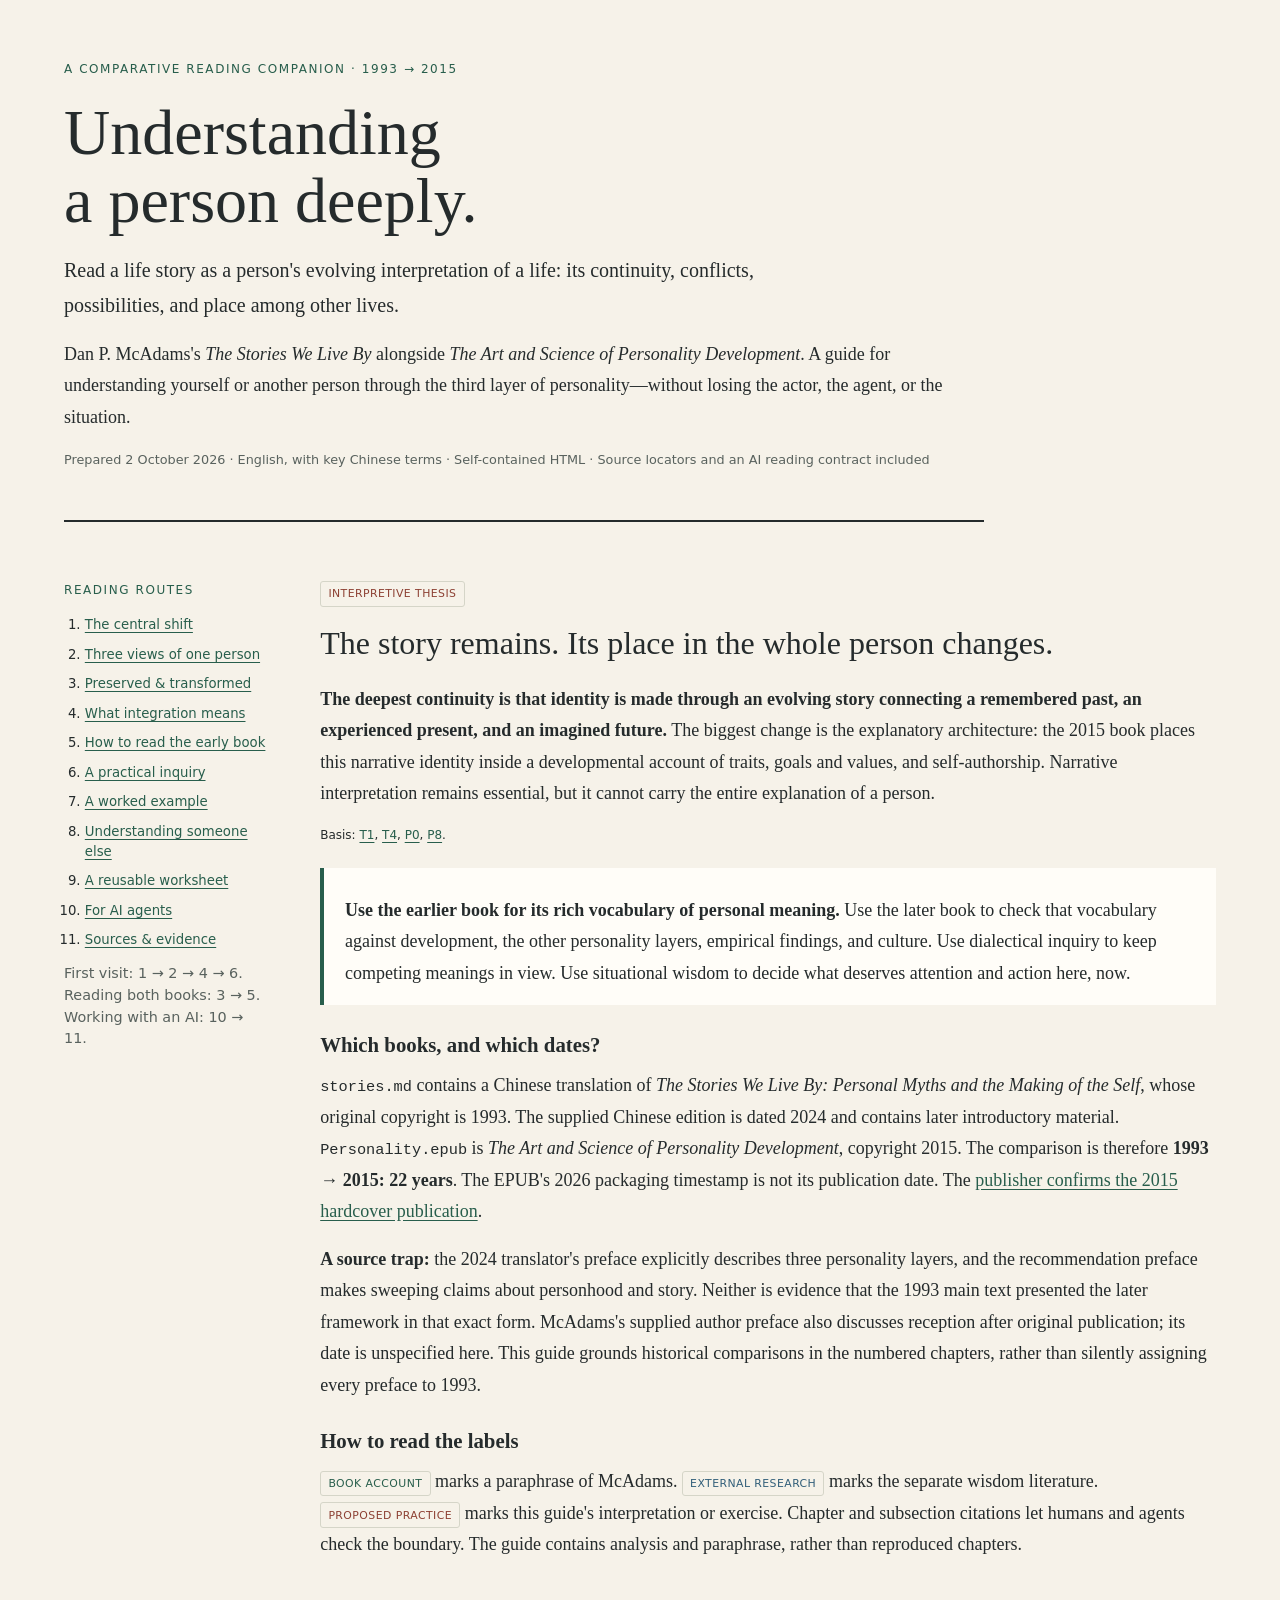
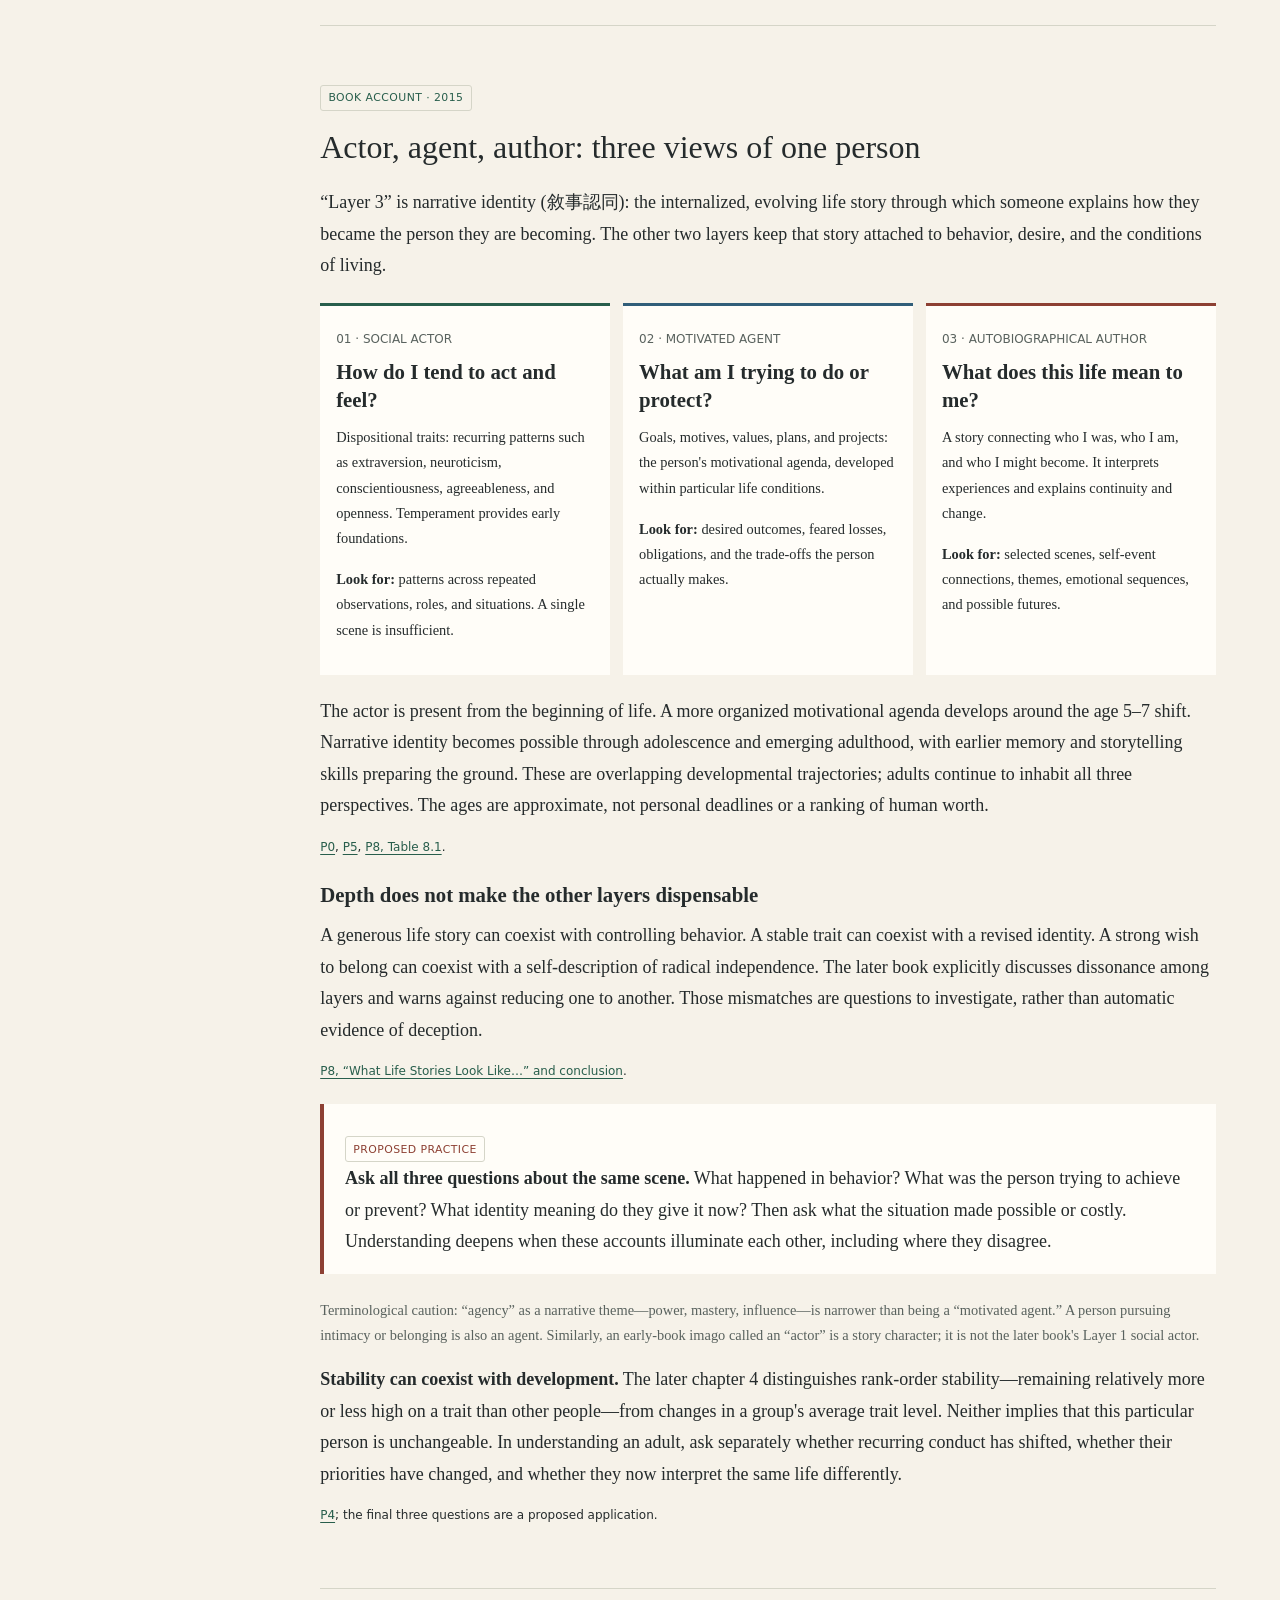
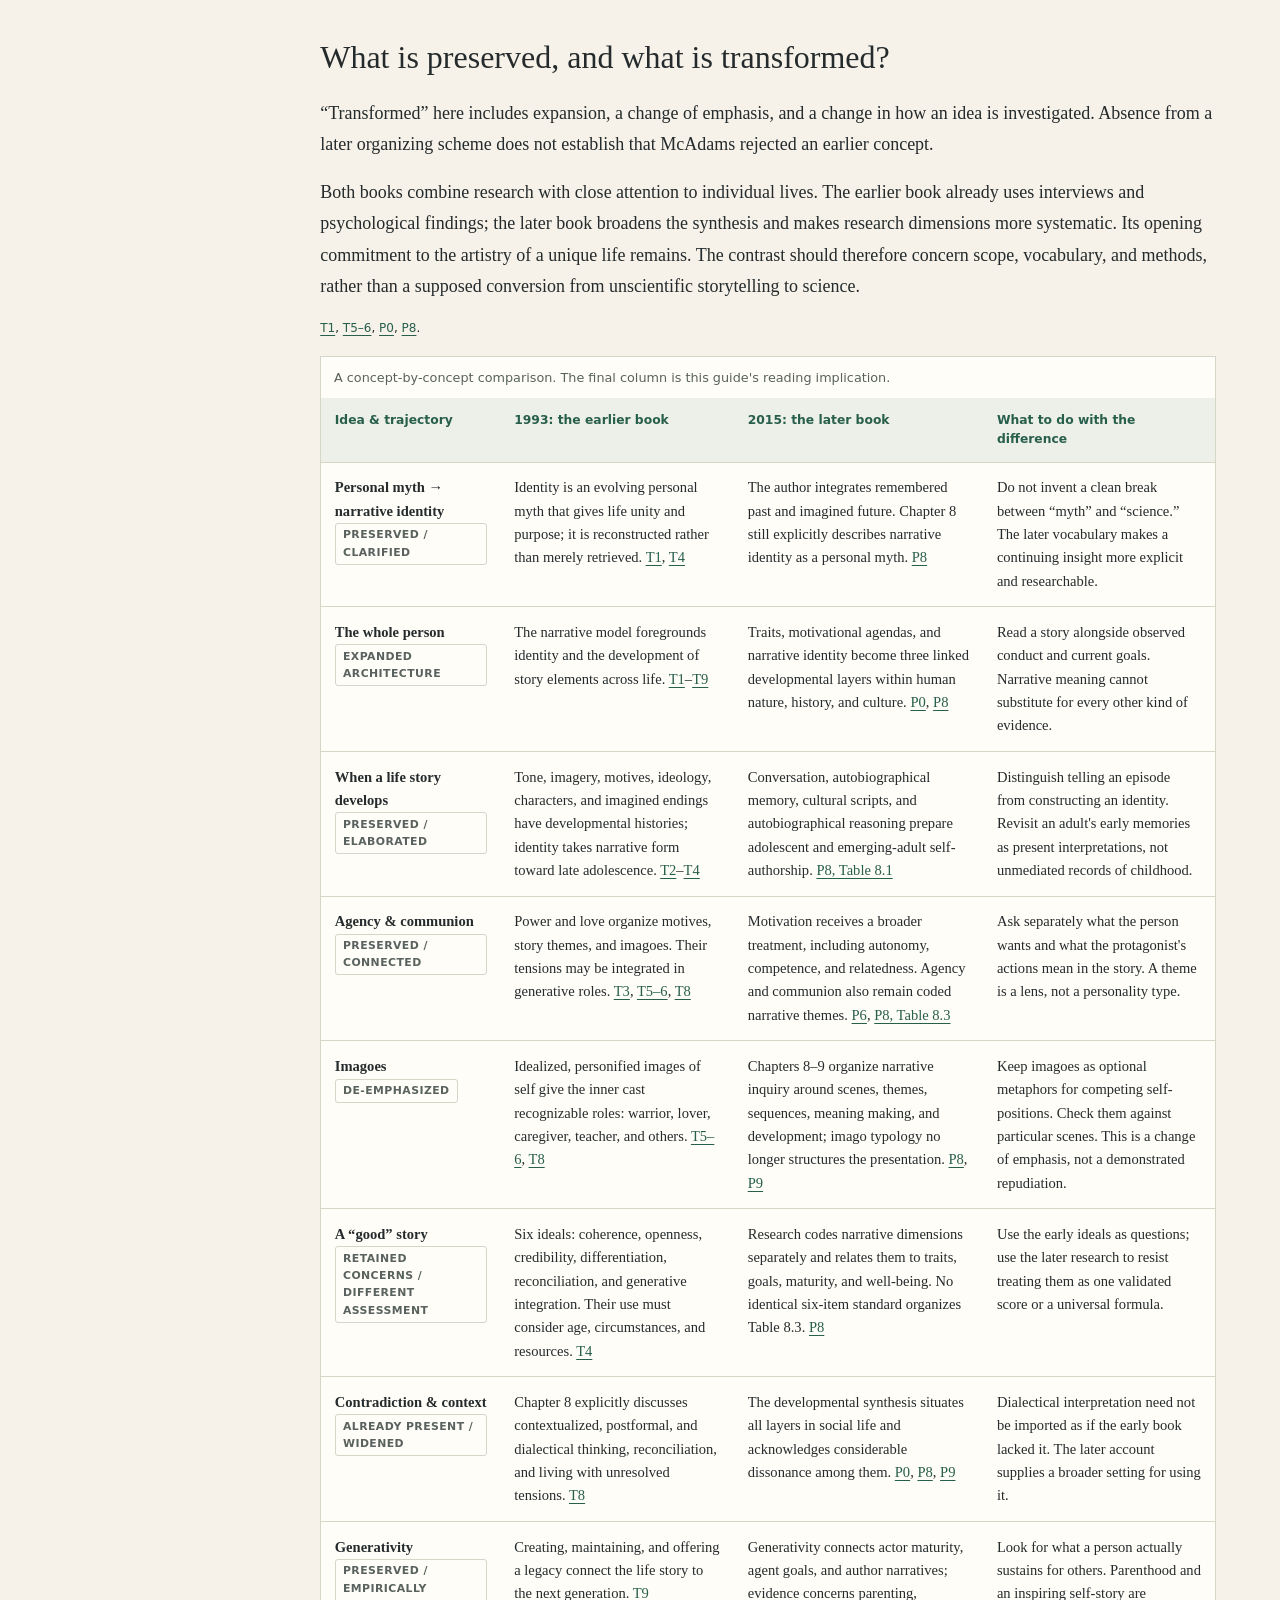
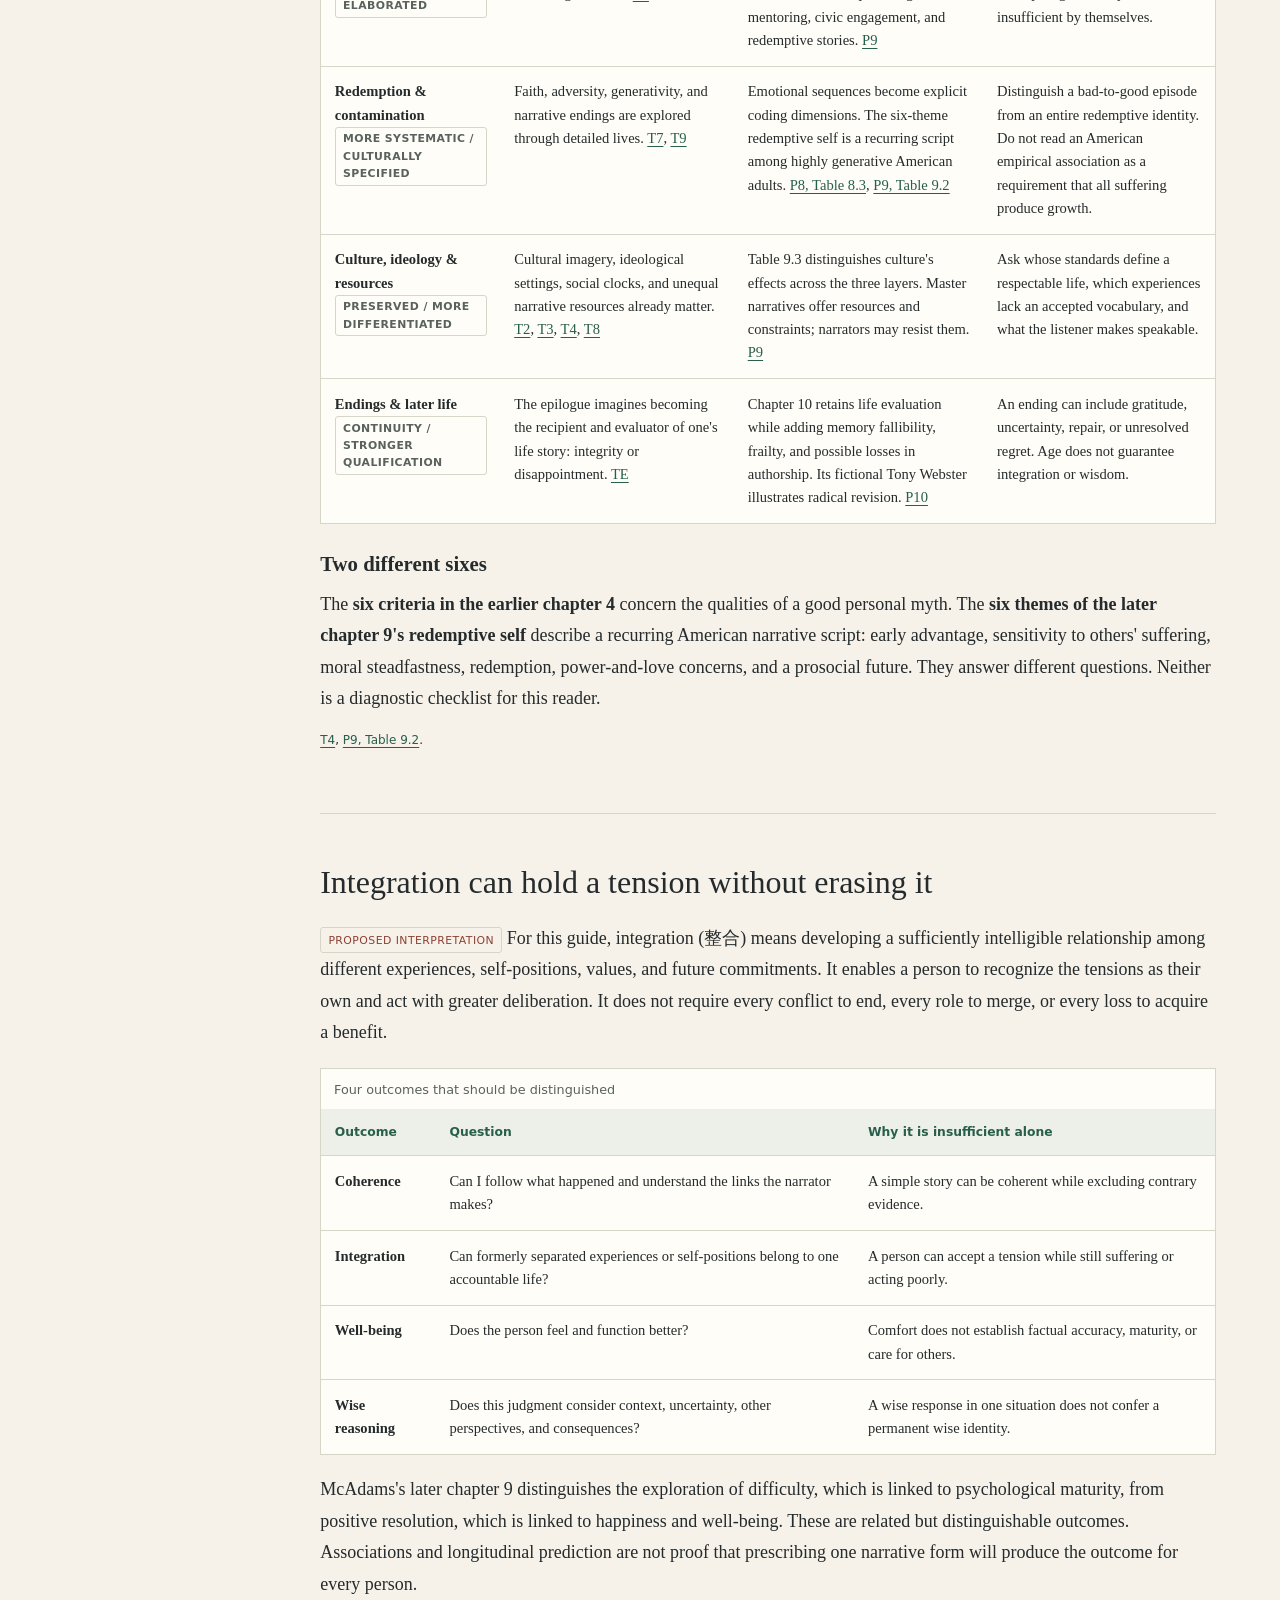
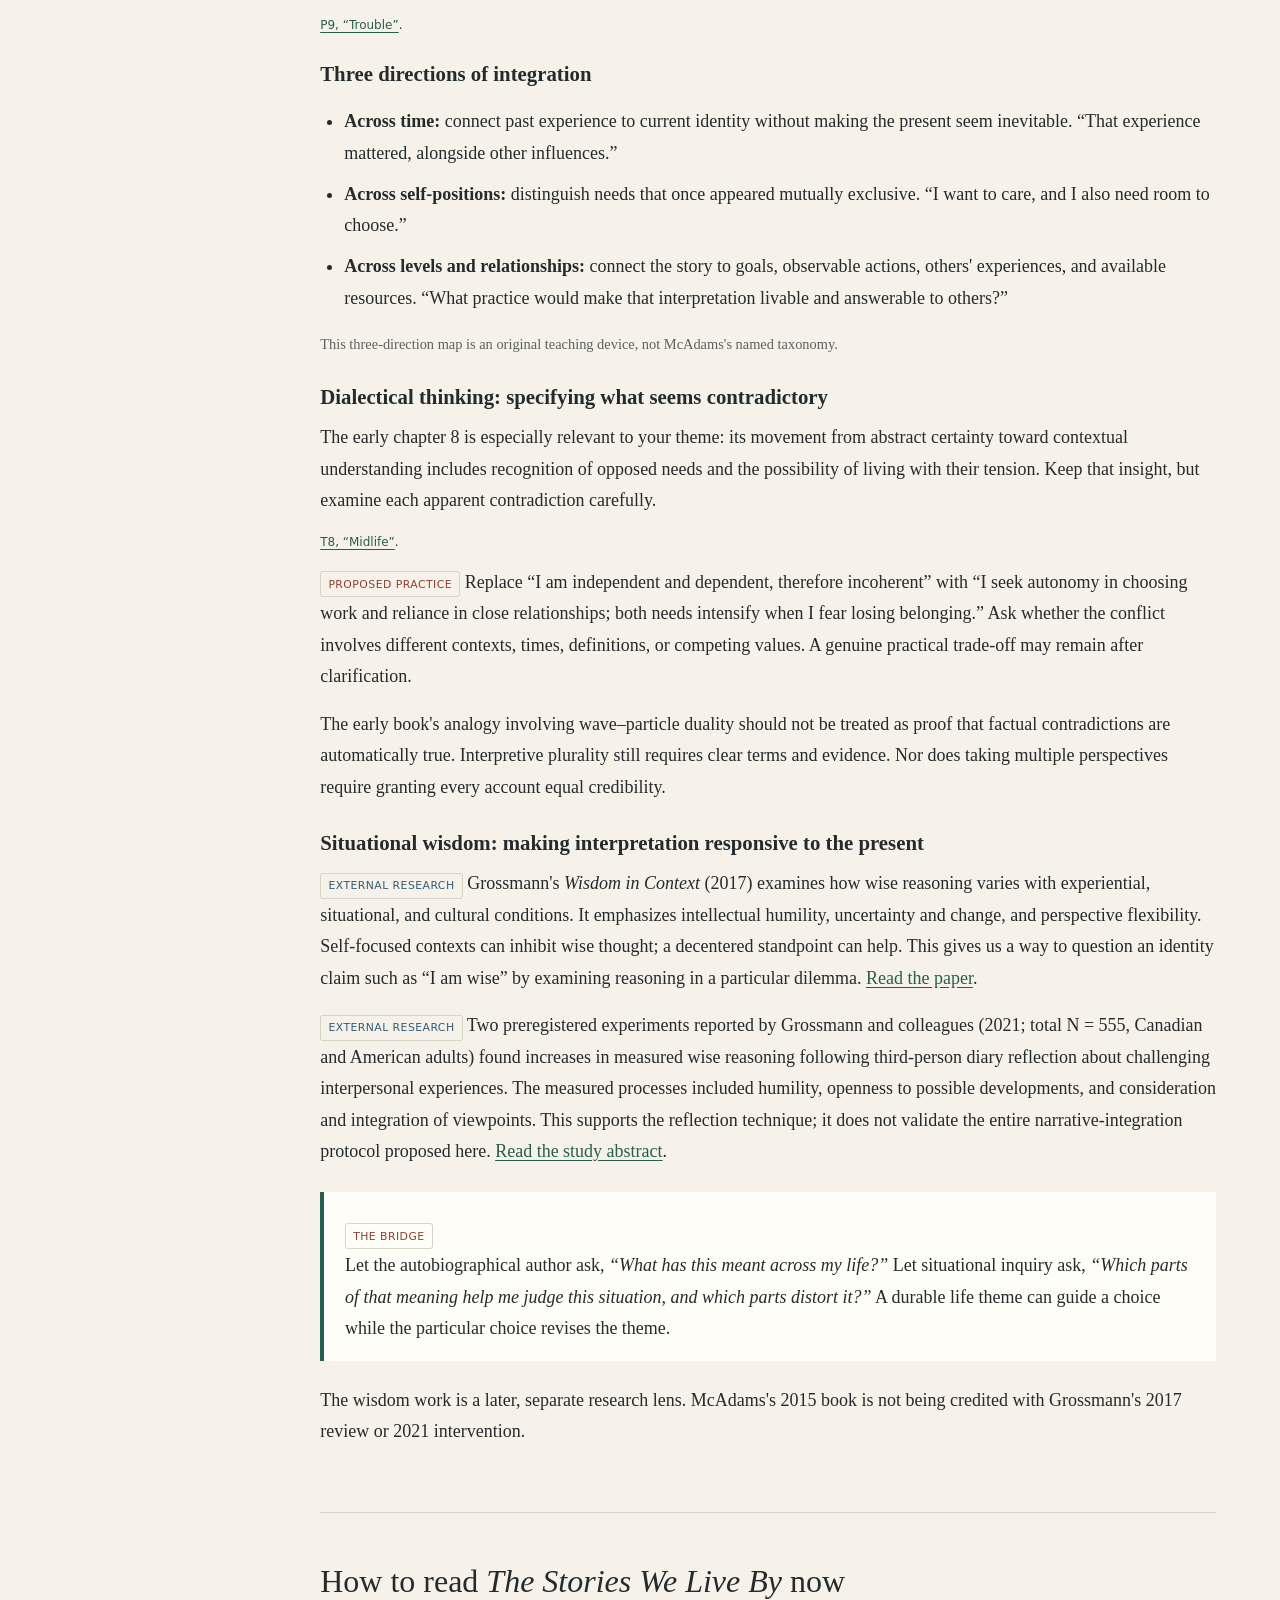
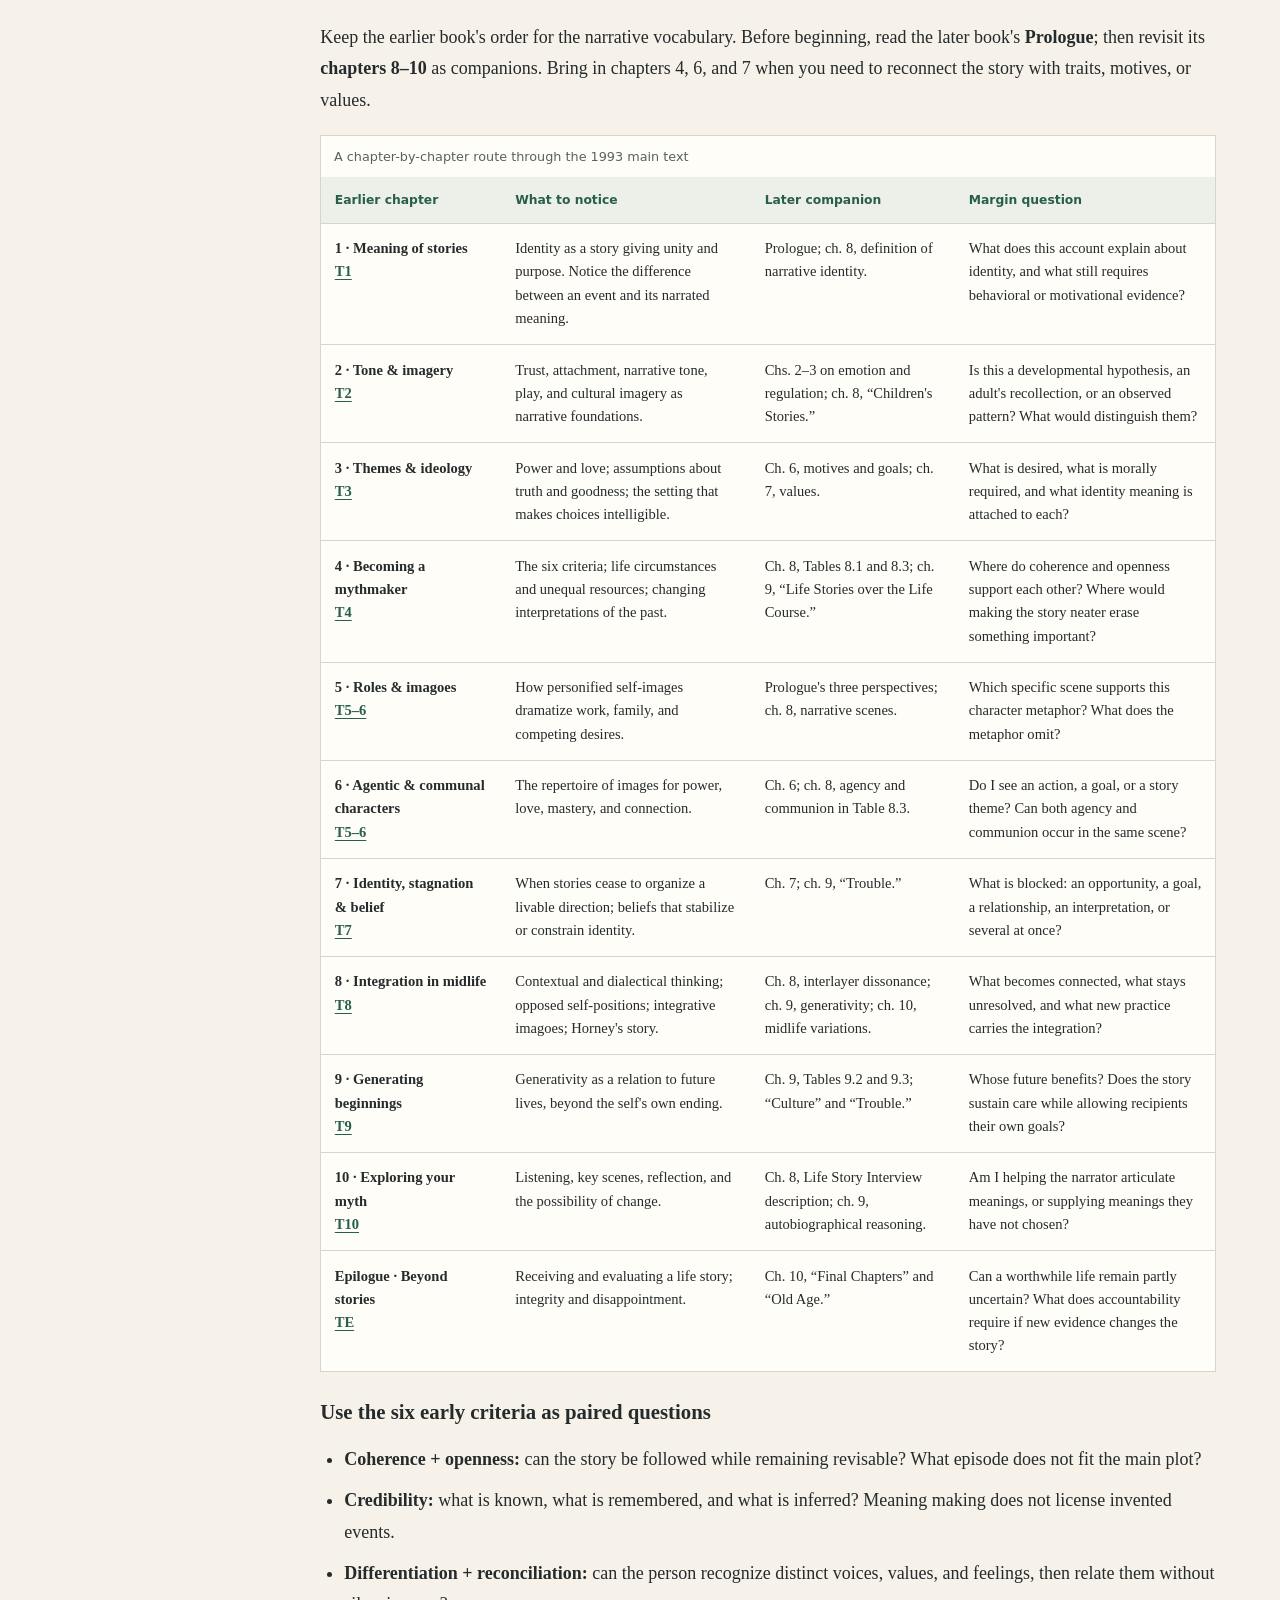
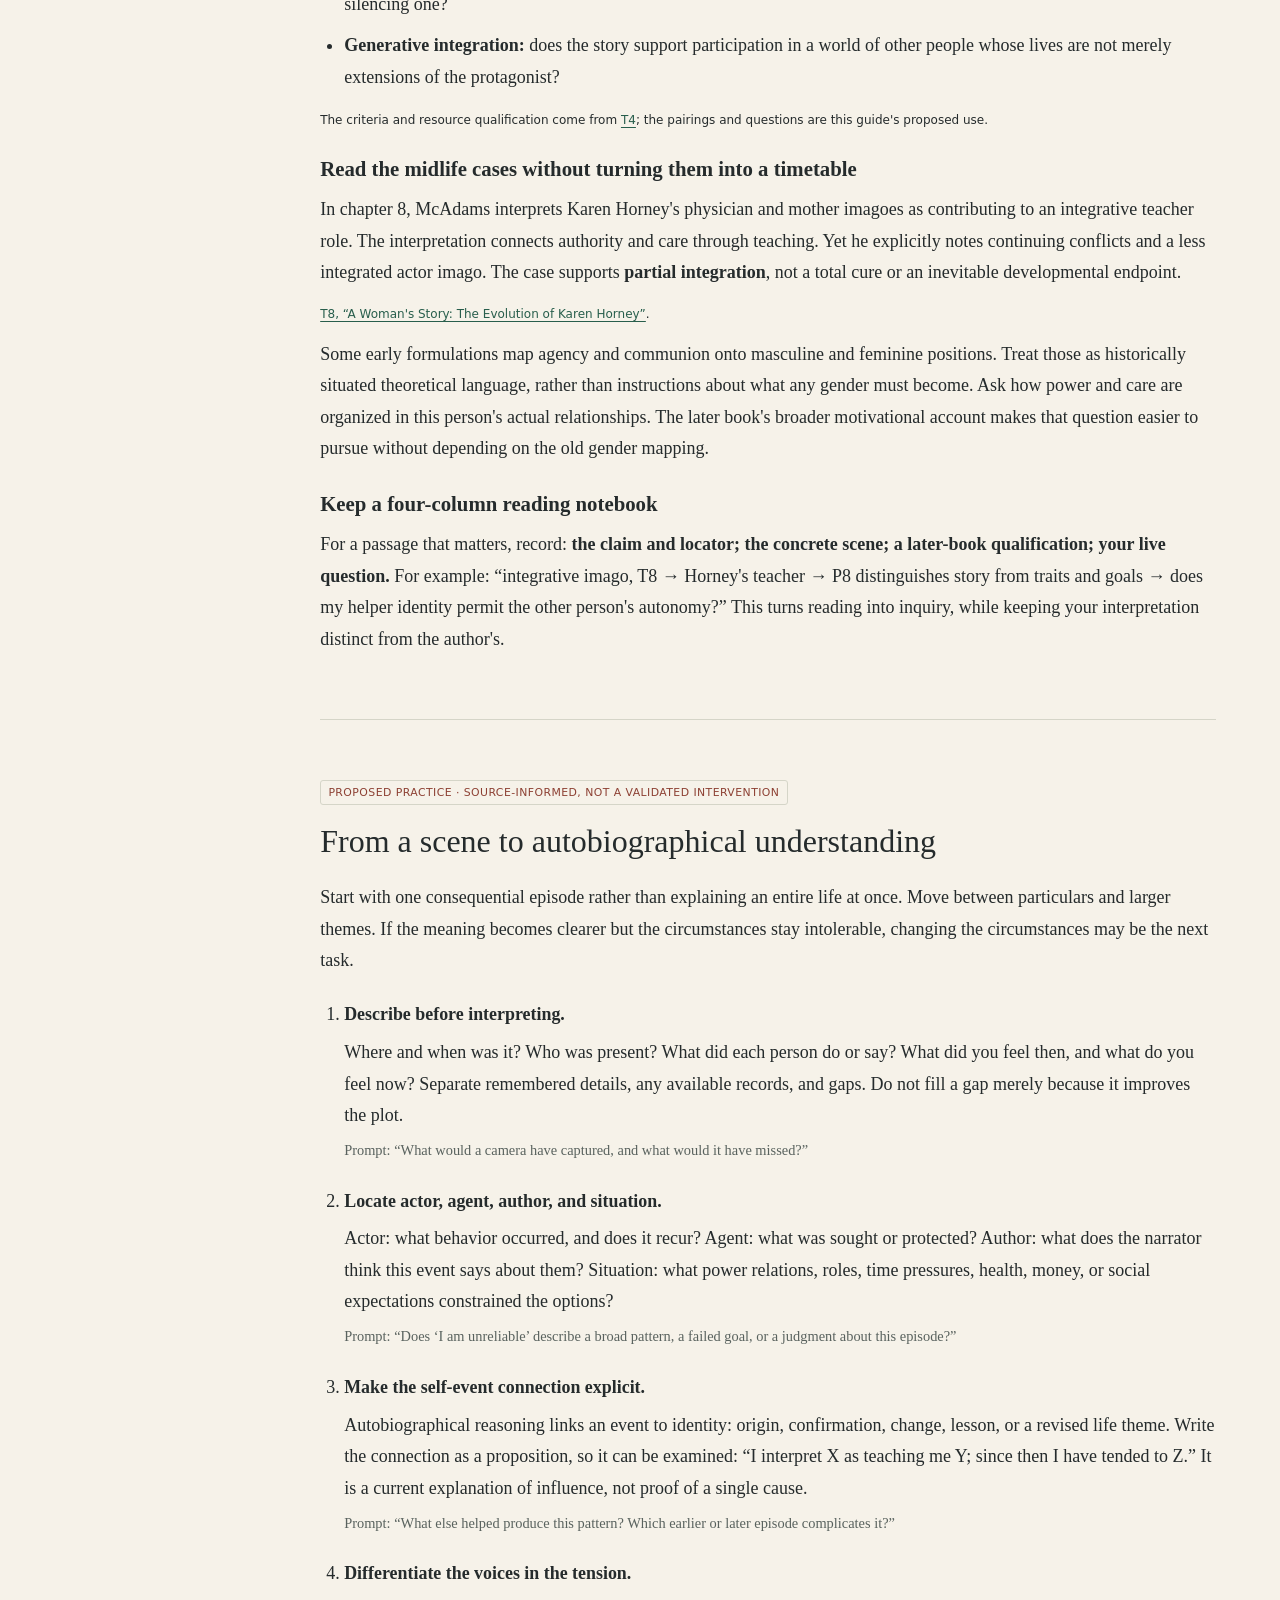
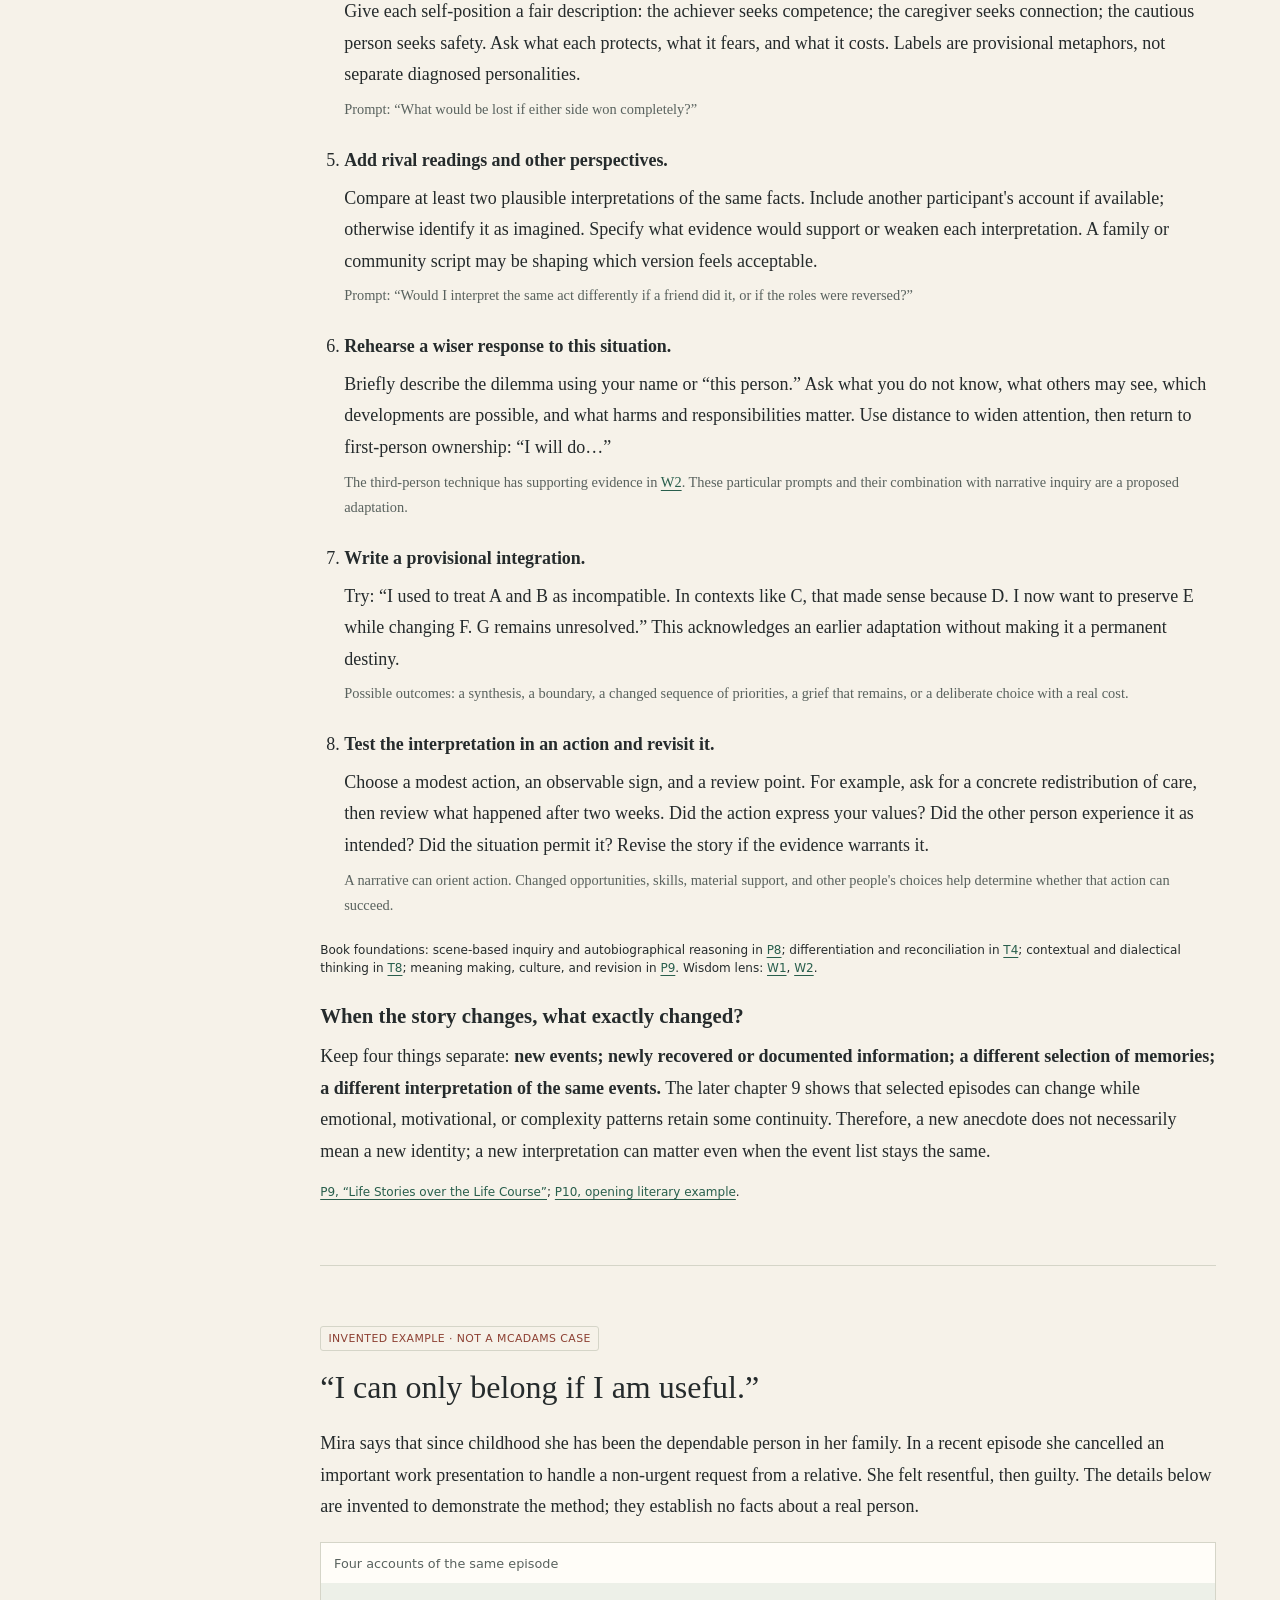
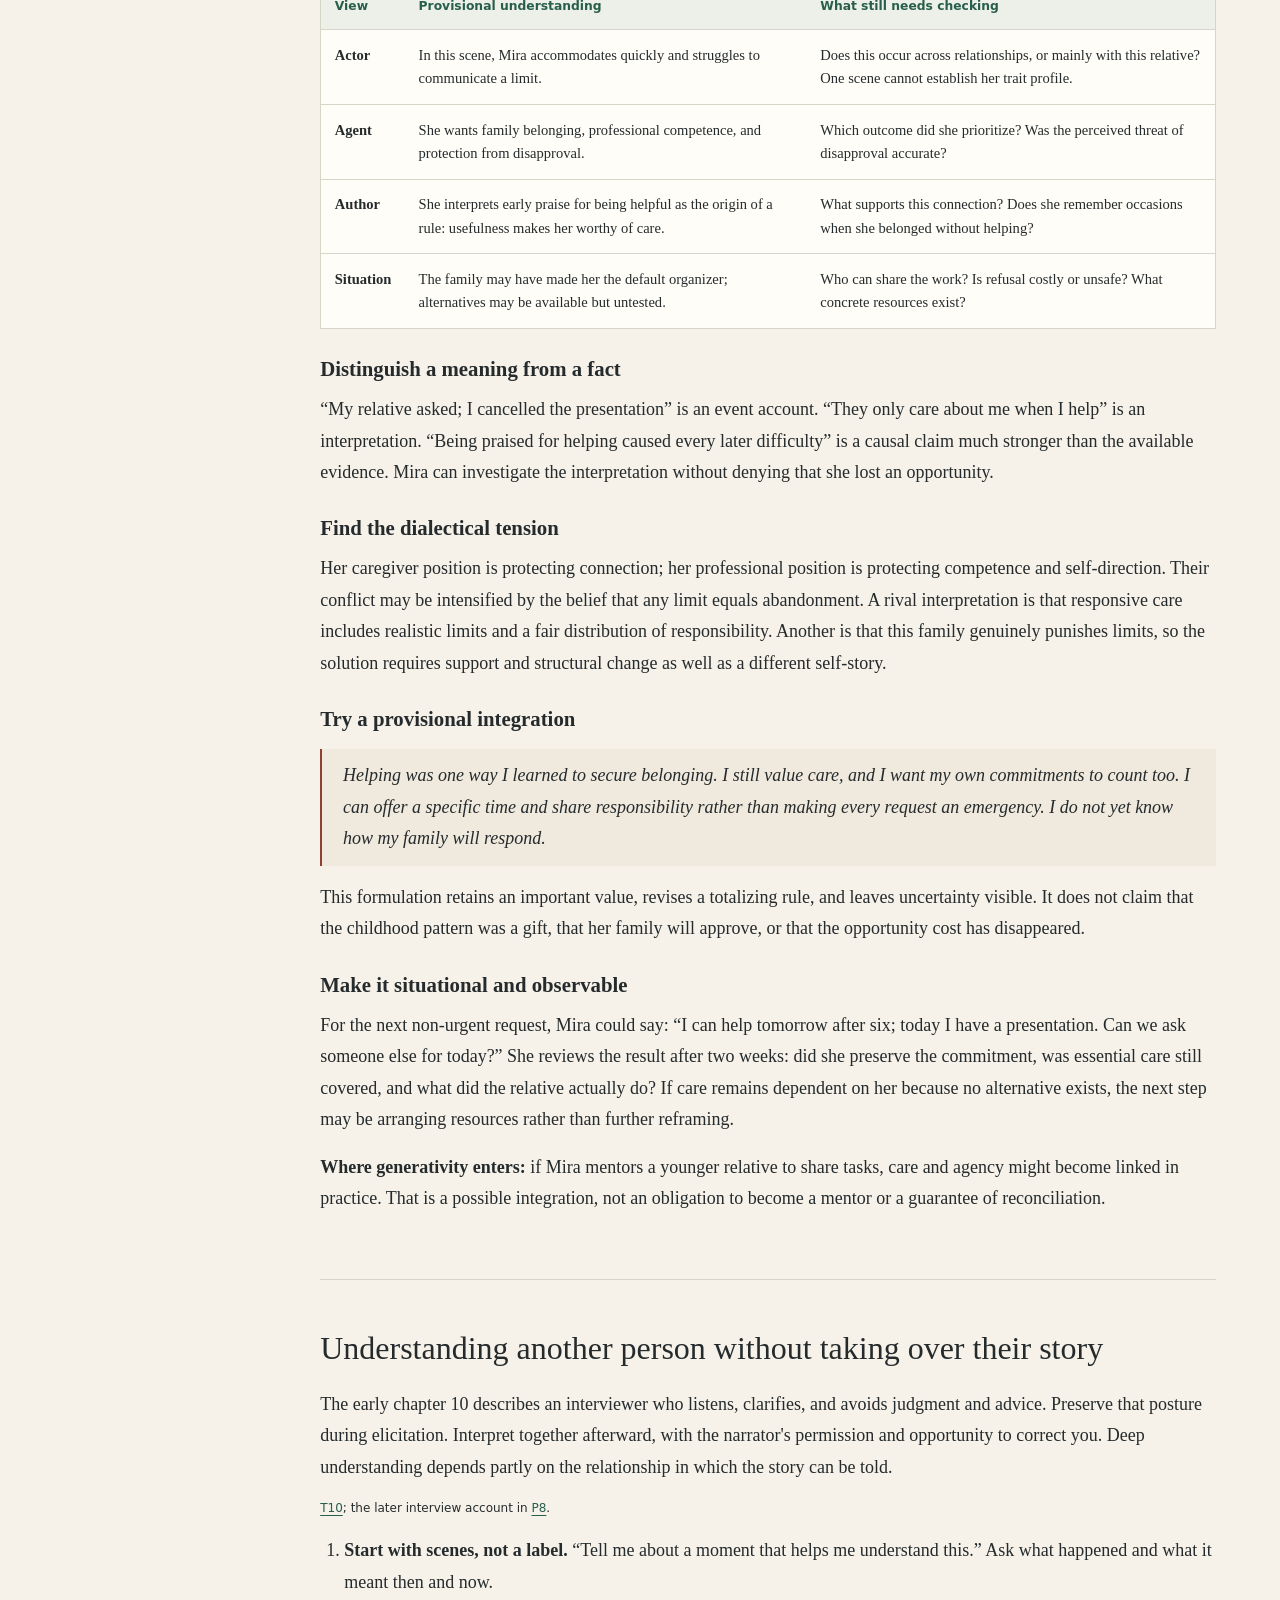
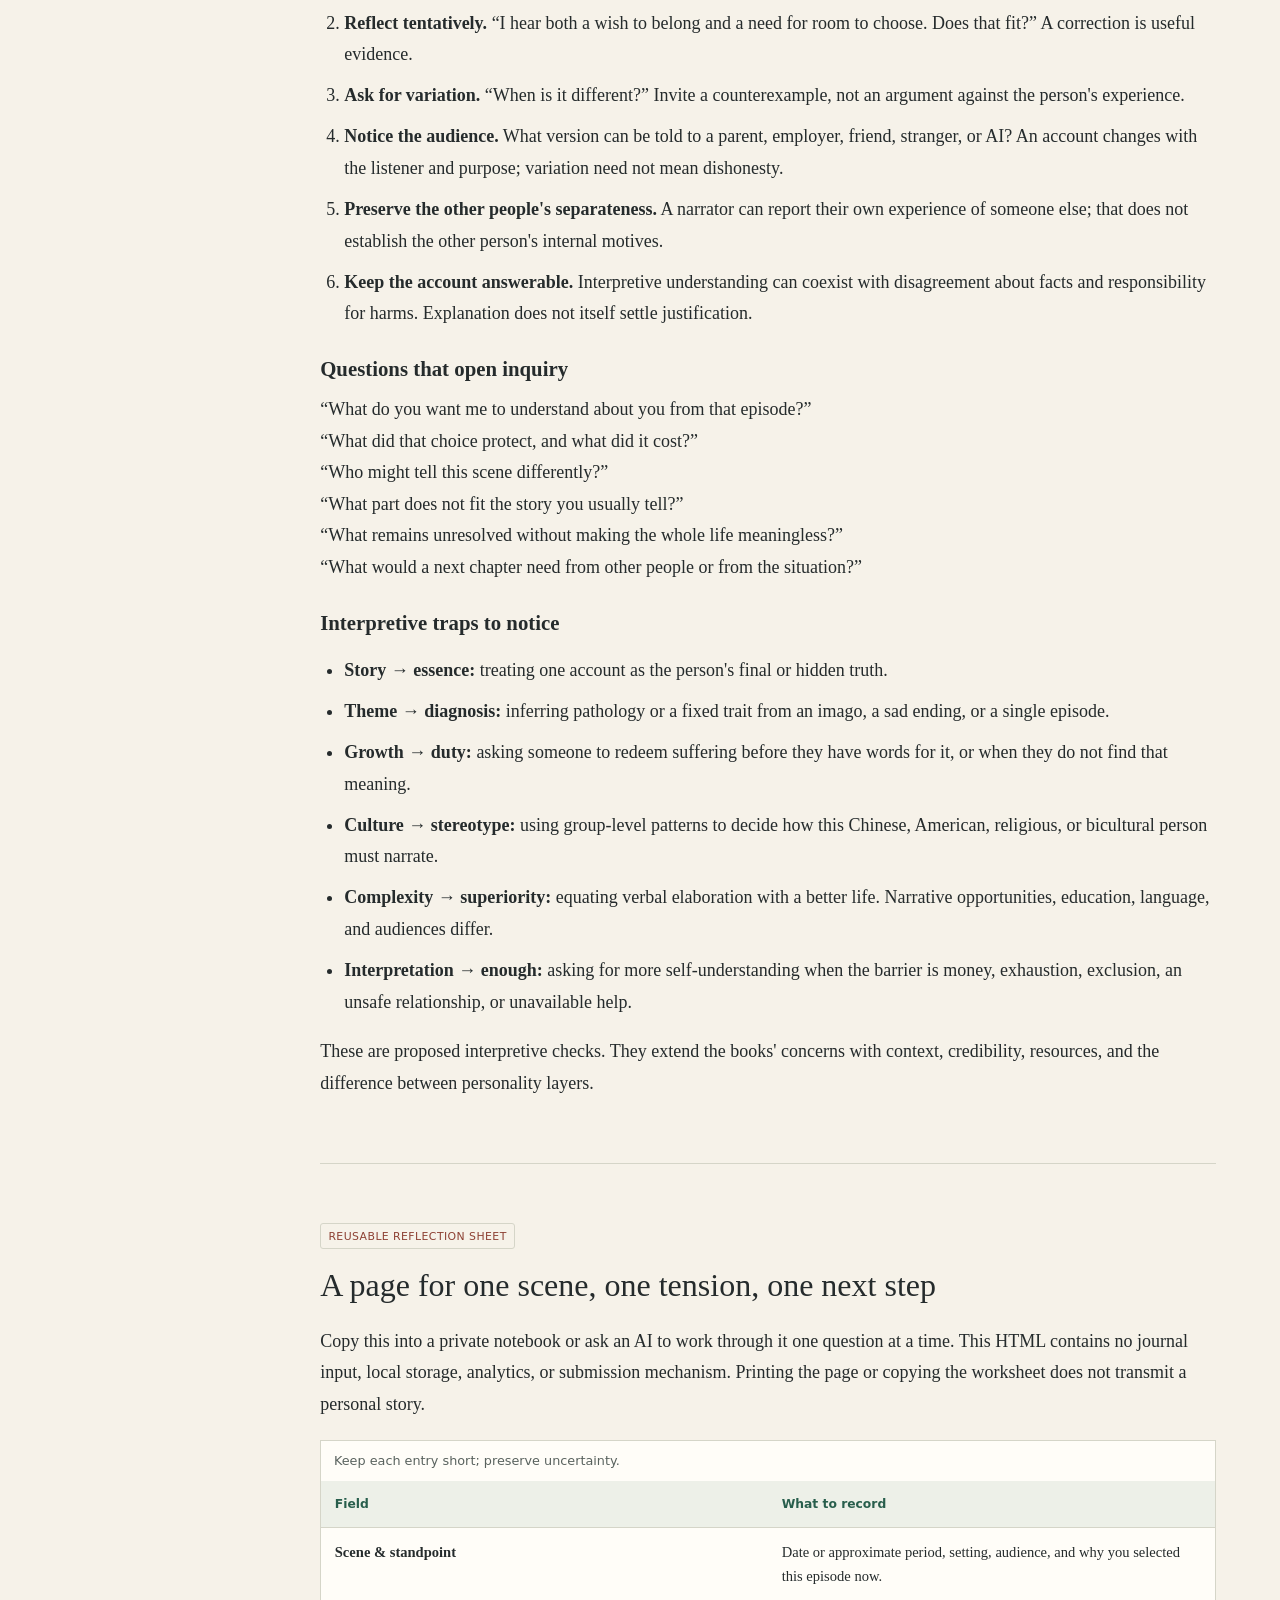
<file: mcadams-reading-guide.html>
<!doctype html>
<html lang="en">
<head>
<meta charset="utf-8">
<meta name="viewport" content="width=device-width, initial-scale=1">
<meta name="description" content="A source-linked comparison of Dan P. McAdams's 1993 and 2015 books, with a guide to understanding people through narrative identity, dialectical thinking, and situational wisdom.">
<title>Understanding a person deeply · McAdams, 1993 → 2015</title>
<style>
:root{color-scheme:light;--paper:#f6f2e9;--ink:#252b2c;--muted:#59625e;--line:#d5d5c8;--green:#285e4c;--red:#8d4033;--blue:#315e79;--card:#fffdf8}
*{box-sizing:border-box}html{scroll-behavior:smooth;scroll-padding-top:1rem}body{margin:0;background:var(--paper);color:var(--ink);font:18px/1.75 Georgia,"Times New Roman",serif}a{color:var(--green);text-underline-offset:3px}a:hover{color:var(--red)}a:focus-visible,summary:focus-visible{outline:3px solid var(--blue);outline-offset:4px}.skip{position:absolute;left:1rem;top:-6rem;background:white;padding:.6rem}.skip:focus{top:1rem}.shell{max-width:1360px;margin:auto;padding:3rem 5vw 5rem}header{max-width:920px;padding-bottom:2rem;border-bottom:2px solid var(--ink)}.eyebrow,.tag,.meta,nav,.sources,.agent-note{font-family:system-ui,sans-serif}.eyebrow{text-transform:uppercase;letter-spacing:.13em;font-size:.75rem;color:var(--green)}h1{font-size:clamp(2.5rem,5vw,4.8rem);line-height:1.05;font-weight:normal;margin:1.2rem 0}h2{font-size:2rem;line-height:1.25;font-weight:normal;margin:0 0 1.3rem}h3{font-size:1.3rem;line-height:1.35;margin:1.6rem 0 .5rem}p{margin:.7rem 0 1rem}.lede{font-size:1.25rem;max-width:48rem}.meta{font-size:.8rem;color:var(--muted)}.layout{display:grid;grid-template-columns:205px minmax(0,900px);gap:4vw;align-items:start}nav{position:sticky;top:1.5rem;font-size:.83rem;line-height:1.5;margin-top:3rem}nav ol{padding-left:1.3rem}nav li{margin:.6rem 0}main{min-width:0}section{padding:3rem 0;border-bottom:1px solid var(--line)}section:last-child{border:0}.tag{display:inline-block;font-size:.68rem;letter-spacing:.04em;text-transform:uppercase;padding:.15rem .45rem;border:1px solid var(--line);border-radius:3px;color:var(--muted)}.book{color:var(--green)}.synthesis{color:var(--red)}.research{color:var(--blue)}.callout{background:var(--card);border-left:4px solid var(--green);padding:1rem 1.3rem;margin:1.5rem 0}.callout p:last-child{margin-bottom:0}.contrast{border-color:var(--red)}.small{font-size:.9rem;color:var(--muted)}.refs{font: .75rem/1.5 system-ui,sans-serif;margin-top:.6rem}.refs a{white-space:nowrap}.table-wrap{overflow:auto;margin:1.2rem 0;border:1px solid var(--line);background:var(--card)}table{border-collapse:collapse;width:100%;font-size:.91rem;line-height:1.6}caption{text-align:left;font: .8rem system-ui,sans-serif;padding:.8rem;color:var(--muted)}th,td{vertical-align:top;text-align:left;padding:.85rem;border-bottom:1px solid var(--line)}th{font:600 .77rem/1.5 system-ui,sans-serif;color:var(--green);background:#edf0e8}td:first-child{font-weight:bold}tr:last-child td{border-bottom:0}.layers{display:grid;grid-template-columns:repeat(3,1fr);gap:.8rem;margin:1.3rem 0}.layer{padding:1rem;background:var(--card);border-top:3px solid var(--green)}.layer:nth-child(2){border-color:var(--blue)}.layer:nth-child(3){border-color:var(--red)}.layer h3{margin:.3rem 0}.layer p{font-size:.9rem}.num{font: .75rem system-ui,sans-serif;color:var(--muted)}ol,ul{padding-left:1.5rem}li{margin:.6rem 0}.steps>li{margin:1.4rem 0}.steps h3{display:inline;font-size:1.12rem}.steps p{margin:.4rem 0}blockquote{margin:1rem 0;padding:.7rem 1.3rem;border-left:2px solid var(--red);font-style:italic;background:#efe9de}details{border:1px solid var(--line);padding:.8rem 1rem;margin:1rem 0;background:var(--card)}summary{cursor:pointer;font-family:system-ui,sans-serif;font-size:.9rem;color:var(--green)}pre{white-space:pre-wrap;overflow-wrap:anywhere;background:#eaece4;padding:1.2rem;font: .8rem/1.6 ui-monospace,Consolas,monospace}code{font: .85em ui-monospace,Consolas,monospace}.sources{font-size:.83rem;line-height:1.65}.sources li{margin:1rem 0}.worksheet td{min-width:150px}.worksheet td:last-child{width:50%;font-weight:normal}.agent-note{font-size:.86rem}.reading td:first-child{min-width:160px}.label{font:600 .76rem system-ui,sans-serif;color:var(--red)}footer{margin-top:2rem;font: .8rem/1.6 system-ui,sans-serif;color:var(--muted)}
@media(max-width:900px){.layout{display:block}nav{position:static;margin:1.5rem 0;padding:1rem 0;border-bottom:1px solid var(--line)}nav ol{columns:2;column-gap:2rem}nav li{break-inside:avoid}.shell{padding:2rem 6vw}.layers{grid-template-columns:1fr}section{padding:2.2rem 0}h2{font-size:1.65rem}body{font-size:17px}th,td{padding:.7rem}.table-wrap table{min-width:650px}}
@media(prefers-reduced-motion:reduce){html{scroll-behavior:auto}}
@media print{body{background:white;color:black;font-size:11pt;line-height:1.5}.shell{padding:0;max-width:none}.layout{display:block}nav,.skip{display:none}header{max-width:none}h1{font-size:30pt}h2{font-size:20pt}h3{font-size:14pt}section{padding:1.2rem 0}a{color:black}.table-wrap{overflow:visible}table{font-size:9pt}.table-wrap table{min-width:0}tr,.layer,.callout{break-inside:avoid}h2,h3{break-after:avoid}.layers{display:block}.layer{margin:1rem 0}pre{font-size:9pt}details{display:block}footer{font-size:9pt}}
</style>
<script type="application/ld+json">
{"@context":"https://schema.org","@type":"Article","headline":"Understanding a person deeply: McAdams, 1993 to 2015","inLanguage":"en","dateCreated":"2026-10-02","description":"Comparative reading guide connecting narrative identity with dialectical interpretation and situational wisdom. Original synthesis is distinguished from book claims and external research.","about":["narrative identity","personality development","autobiographical reasoning","integration","situational wisdom"],"citation":[{"@type":"Book","name":"The Stories We Live By: Personal Myths and the Making of the Self","author":{"@type":"Person","name":"Dan P. McAdams"},"datePublished":"1993"},{"@type":"Book","name":"The Art and Science of Personality Development","author":{"@type":"Person","name":"Dan P. McAdams"},"datePublished":"2015"},{"@type":"ScholarlyArticle","name":"Wisdom in Context","author":{"@type":"Person","name":"Igor Grossmann"},"datePublished":"2017","identifier":"doi:10.1177/1745691616672066"},{"@type":"ScholarlyArticle","name":"Training for Wisdom: The Distanced-Self-Reflection Diary Method","datePublished":"2021","identifier":"doi:10.1177/0956797620969170"}]}
</script>
</head>
<body>
<a class="skip" href="#main">Skip to the guide</a>
<div class="shell">
<header>
<p class="eyebrow">A comparative reading companion · 1993 → 2015</p>
<h1>Understanding<br>a person deeply.</h1>
<p class="lede">Read a life story as a person's evolving interpretation of a life: its continuity, conflicts, possibilities, and place among other lives.</p>
<p>Dan P. McAdams's <cite>The Stories We Live By</cite> alongside <cite>The Art and Science of Personality Development</cite>. A guide for understanding yourself or another person through the third layer of personality—without losing the actor, the agent, or the situation.</p>
<p class="meta">Prepared 2 October 2026 · English, with key Chinese terms · Self-contained HTML · Source locators and an AI reading contract included</p>
</header>
<div class="layout">
<nav aria-label="Contents"><p class="eyebrow">Reading routes</p><ol>
<li><a href="#orientation">The central shift</a></li><li><a href="#layers">Three views of one person</a></li><li><a href="#comparison">Preserved &amp; transformed</a></li><li><a href="#integration">What integration means</a></li><li><a href="#reading">How to read the early book</a></li><li><a href="#practice">A practical inquiry</a></li><li><a href="#example">A worked example</a></li><li><a href="#others">Understanding someone else</a></li><li><a href="#worksheet">A reusable worksheet</a></li><li><a href="#agents">For AI agents</a></li><li><a href="#sources">Sources &amp; evidence</a></li>
</ol><p class="small">First visit: 1 → 2 → 4 → 6.<br>Reading both books: 3 → 5.<br>Working with an AI: 10 → 11.</p></nav>
<main id="main">
<article aria-label="Comparative reading guide">
<section id="orientation" aria-labelledby="orientation-title">
<p class="tag synthesis">Interpretive thesis</p><h2 id="orientation-title">The story remains. Its place in the whole person changes.</h2>
<p><strong>The deepest continuity is that identity is made through an evolving story connecting a remembered past, an experienced present, and an imagined future.</strong> The biggest change is the explanatory architecture: the 2015 book places this narrative identity inside a developmental account of traits, goals and values, and self-authorship. Narrative interpretation remains essential, but it cannot carry the entire explanation of a person.</p>
<p class="refs">Basis: <a href="#s-t1">T1</a>, <a href="#s-t4">T4</a>, <a href="#s-p0">P0</a>, <a href="#s-p8">P8</a>.</p>
<div class="callout"><p><strong>Use the earlier book for its rich vocabulary of personal meaning.</strong> Use the later book to check that vocabulary against development, the other personality layers, empirical findings, and culture. Use dialectical inquiry to keep competing meanings in view. Use situational wisdom to decide what deserves attention and action here, now.</p></div>
<h3>Which books, and which dates?</h3>
<p><code>stories.md</code> contains a Chinese translation of <cite>The Stories We Live By: Personal Myths and the Making of the Self</cite>, whose original copyright is 1993. The supplied Chinese edition is dated 2024 and contains later introductory material. <code>Personality.epub</code> is <cite>The Art and Science of Personality Development</cite>, copyright 2015. The comparison is therefore <strong>1993 → 2015: 22 years</strong>. The EPUB's 2026 packaging timestamp is not its publication date. The <a href="https://www.cms.guilford.com/books/The-Art-and-Science-of-Personality-Development/Dan-McAdams/9781462529322">publisher confirms the 2015 hardcover publication</a>.</p>
<p><strong>A source trap:</strong> the 2024 translator's preface explicitly describes three personality layers, and the recommendation preface makes sweeping claims about personhood and story. Neither is evidence that the 1993 main text presented the later framework in that exact form. McAdams's supplied author preface also discusses reception after original publication; its date is unspecified here. This guide grounds historical comparisons in the numbered chapters, rather than silently assigning every preface to 1993.</p>
<h3>How to read the labels</h3>
<p><span class="tag book">Book account</span> marks a paraphrase of McAdams. <span class="tag research">External research</span> marks the separate wisdom literature. <span class="tag synthesis">Proposed practice</span> marks this guide's interpretation or exercise. Chapter and subsection citations let humans and agents check the boundary. The guide contains analysis and paraphrase, rather than reproduced chapters.</p>
</section>

<section id="layers" aria-labelledby="layers-title">
<p class="tag book">Book account · 2015</p><h2 id="layers-title">Actor, agent, author: three views of one person</h2>
<p>“Layer 3” is narrative identity (<span lang="zh-Hant">敘事認同</span>): the internalized, evolving life story through which someone explains how they became the person they are becoming. The other two layers keep that story attached to behavior, desire, and the conditions of living.</p>
<div class="layers" aria-label="Three layers of personality">
<div class="layer"><span class="num">01 · SOCIAL ACTOR</span><h3>How do I tend to act and feel?</h3><p>Dispositional traits: recurring patterns such as extraversion, neuroticism, conscientiousness, agreeableness, and openness. Temperament provides early foundations.</p><p><strong>Look for:</strong> patterns across repeated observations, roles, and situations. A single scene is insufficient.</p></div>
<div class="layer"><span class="num">02 · MOTIVATED AGENT</span><h3>What am I trying to do or protect?</h3><p>Goals, motives, values, plans, and projects: the person's motivational agenda, developed within particular life conditions.</p><p><strong>Look for:</strong> desired outcomes, feared losses, obligations, and the trade-offs the person actually makes.</p></div>
<div class="layer"><span class="num">03 · AUTOBIOGRAPHICAL AUTHOR</span><h3>What does this life mean to me?</h3><p>A story connecting who I was, who I am, and who I might become. It interprets experiences and explains continuity and change.</p><p><strong>Look for:</strong> selected scenes, self-event connections, themes, emotional sequences, and possible futures.</p></div>
</div>
<p>The actor is present from the beginning of life. A more organized motivational agenda develops around the age 5–7 shift. Narrative identity becomes possible through adolescence and emerging adulthood, with earlier memory and storytelling skills preparing the ground. These are overlapping developmental trajectories; adults continue to inhabit all three perspectives. The ages are approximate, not personal deadlines or a ranking of human worth.</p>
<p class="refs"><a href="#s-p0">P0</a>, <a href="#s-p5">P5</a>, <a href="#s-p8">P8, Table 8.1</a>.</p>
<h3>Depth does not make the other layers dispensable</h3>
<p>A generous life story can coexist with controlling behavior. A stable trait can coexist with a revised identity. A strong wish to belong can coexist with a self-description of radical independence. The later book explicitly discusses dissonance among layers and warns against reducing one to another. Those mismatches are questions to investigate, rather than automatic evidence of deception.</p>
<p class="refs"><a href="#s-p8">P8, “What Life Stories Look Like…” and conclusion</a>.</p>
<div class="callout contrast"><p><span class="tag synthesis">Proposed practice</span><br><strong>Ask all three questions about the same scene.</strong> What happened in behavior? What was the person trying to achieve or prevent? What identity meaning do they give it now? Then ask what the situation made possible or costly. Understanding deepens when these accounts illuminate each other, including where they disagree.</p></div>
<p class="small">Terminological caution: “agency” as a narrative theme—power, mastery, influence—is narrower than being a “motivated agent.” A person pursuing intimacy or belonging is also an agent. Similarly, an early-book imago called an “actor” is a story character; it is not the later book's Layer 1 social actor.</p>
<p><strong>Stability can coexist with development.</strong> The later chapter 4 distinguishes rank-order stability—remaining relatively more or less high on a trait than other people—from changes in a group's average trait level. Neither implies that this particular person is unchangeable. In understanding an adult, ask separately whether recurring conduct has shifted, whether their priorities have changed, and whether they now interpret the same life differently.</p>
<p class="refs"><a href="#s-p4">P4</a>; the final three questions are a proposed application.</p>
</section>

<section id="comparison" aria-labelledby="comparison-title">
<h2 id="comparison-title">What is preserved, and what is transformed?</h2>
<p>“Transformed” here includes expansion, a change of emphasis, and a change in how an idea is investigated. Absence from a later organizing scheme does not establish that McAdams rejected an earlier concept.</p>
<p>Both books combine research with close attention to individual lives. The earlier book already uses interviews and psychological findings; the later book broadens the synthesis and makes research dimensions more systematic. Its opening commitment to the artistry of a unique life remains. The contrast should therefore concern scope, vocabulary, and methods, rather than a supposed conversion from unscientific storytelling to science.</p>
<p class="refs"><a href="#s-t1">T1</a>, <a href="#s-t56">T5–6</a>, <a href="#s-p0">P0</a>, <a href="#s-p8">P8</a>.</p>
<div class="table-wrap"><table><caption>A concept-by-concept comparison. The final column is this guide's reading implication.</caption><thead><tr><th scope="col">Idea &amp; trajectory</th><th scope="col">1993: the earlier book</th><th scope="col">2015: the later book</th><th scope="col">What to do with the difference</th></tr></thead><tbody>
<tr id="claim-identity" data-claim-kind="book-comparison"><td>Personal myth → narrative identity<br><span class="tag">Preserved / clarified</span></td><td>Identity is an evolving personal myth that gives life unity and purpose; it is reconstructed rather than merely retrieved. <a href="#s-t1">T1</a>, <a href="#s-t4">T4</a></td><td>The author integrates remembered past and imagined future. Chapter 8 still explicitly describes narrative identity as a personal myth. <a href="#s-p8">P8</a></td><td>Do not invent a clean break between “myth” and “science.” The later vocabulary makes a continuing insight more explicit and researchable.</td></tr>
<tr id="claim-architecture" data-claim-kind="book-comparison"><td>The whole person<br><span class="tag">Expanded architecture</span></td><td>The narrative model foregrounds identity and the development of story elements across life. <a href="#s-t1">T1</a>–<a href="#s-t9">T9</a></td><td>Traits, motivational agendas, and narrative identity become three linked developmental layers within human nature, history, and culture. <a href="#s-p0">P0</a>, <a href="#s-p8">P8</a></td><td>Read a story alongside observed conduct and current goals. Narrative meaning cannot substitute for every other kind of evidence.</td></tr>
<tr id="claim-development" data-claim-kind="book-comparison"><td>When a life story develops<br><span class="tag">Preserved / elaborated</span></td><td>Tone, imagery, motives, ideology, characters, and imagined endings have developmental histories; identity takes narrative form toward late adolescence. <a href="#s-t2">T2</a>–<a href="#s-t4">T4</a></td><td>Conversation, autobiographical memory, cultural scripts, and autobiographical reasoning prepare adolescent and emerging-adult self-authorship. <a href="#s-p8">P8, Table 8.1</a></td><td>Distinguish telling an episode from constructing an identity. Revisit an adult's early memories as present interpretations, not unmediated records of childhood.</td></tr>
<tr id="claim-themes" data-claim-kind="book-comparison"><td>Agency &amp; communion<br><span class="tag">Preserved / connected</span></td><td>Power and love organize motives, story themes, and imagoes. Their tensions may be integrated in generative roles. <a href="#s-t3">T3</a>, <a href="#s-t56">T5–6</a>, <a href="#s-t8">T8</a></td><td>Motivation receives a broader treatment, including autonomy, competence, and relatedness. Agency and communion also remain coded narrative themes. <a href="#s-p6">P6</a>, <a href="#s-p8">P8, Table 8.3</a></td><td>Ask separately what the person wants and what the protagonist's actions mean in the story. A theme is a lens, not a personality type.</td></tr>
<tr id="claim-imago" data-claim-kind="book-comparison"><td>Imagoes<br><span class="tag">De-emphasized</span></td><td>Idealized, personified images of self give the inner cast recognizable roles: warrior, lover, caregiver, teacher, and others. <a href="#s-t56">T5–6</a>, <a href="#s-t8">T8</a></td><td>Chapters 8–9 organize narrative inquiry around scenes, themes, sequences, meaning making, and development; imago typology no longer structures the presentation. <a href="#s-p8">P8</a>, <a href="#s-p9">P9</a></td><td>Keep imagoes as optional metaphors for competing self-positions. Check them against particular scenes. This is a change of emphasis, not a demonstrated repudiation.</td></tr>
<tr id="claim-integration" data-claim-kind="book-comparison"><td>A “good” story<br><span class="tag">Retained concerns / different assessment</span></td><td>Six ideals: coherence, openness, credibility, differentiation, reconciliation, and generative integration. Their use must consider age, circumstances, and resources. <a href="#s-t4">T4</a></td><td>Research codes narrative dimensions separately and relates them to traits, goals, maturity, and well-being. No identical six-item standard organizes Table 8.3. <a href="#s-p8">P8</a></td><td>Use the early ideals as questions; use the later research to resist treating them as one validated score or a universal formula.</td></tr>
<tr id="claim-dialectic" data-claim-kind="book-comparison"><td>Contradiction &amp; context<br><span class="tag">Already present / widened</span></td><td>Chapter 8 explicitly discusses contextualized, postformal, and dialectical thinking, reconciliation, and living with unresolved tensions. <a href="#s-t8">T8</a></td><td>The developmental synthesis situates all layers in social life and acknowledges considerable dissonance among them. <a href="#s-p0">P0</a>, <a href="#s-p8">P8</a>, <a href="#s-p9">P9</a></td><td>Dialectical interpretation need not be imported as if the early book lacked it. The later account supplies a broader setting for using it.</td></tr>
<tr id="claim-generativity" data-claim-kind="book-comparison"><td>Generativity<br><span class="tag">Preserved / empirically elaborated</span></td><td>Creating, maintaining, and offering a legacy connect the life story to the next generation. <a href="#s-t9">T9</a></td><td>Generativity connects actor maturity, agent goals, and author narratives; evidence concerns parenting, mentoring, civic engagement, and redemptive stories. <a href="#s-p9">P9</a></td><td>Look for what a person actually sustains for others. Parenthood and an inspiring self-story are insufficient by themselves.</td></tr>
<tr id="claim-redemption" data-claim-kind="book-comparison"><td>Redemption &amp; contamination<br><span class="tag">More systematic / culturally specified</span></td><td>Faith, adversity, generativity, and narrative endings are explored through detailed lives. <a href="#s-t7">T7</a>, <a href="#s-t9">T9</a></td><td>Emotional sequences become explicit coding dimensions. The six-theme redemptive self is a recurring script among highly generative American adults. <a href="#s-p8">P8, Table 8.3</a>, <a href="#s-p9">P9, Table 9.2</a></td><td>Distinguish a bad-to-good episode from an entire redemptive identity. Do not read an American empirical association as a requirement that all suffering produce growth.</td></tr>
<tr id="claim-culture" data-claim-kind="book-comparison"><td>Culture, ideology &amp; resources<br><span class="tag">Preserved / more differentiated</span></td><td>Cultural imagery, ideological settings, social clocks, and unequal narrative resources already matter. <a href="#s-t2">T2</a>, <a href="#s-t3">T3</a>, <a href="#s-t4">T4</a>, <a href="#s-t8">T8</a></td><td>Table 9.3 distinguishes culture's effects across the three layers. Master narratives offer resources and constraints; narrators may resist them. <a href="#s-p9">P9</a></td><td>Ask whose standards define a respectable life, which experiences lack an accepted vocabulary, and what the listener makes speakable.</td></tr>
<tr id="claim-aging" data-claim-kind="book-comparison"><td>Endings &amp; later life<br><span class="tag">Continuity / stronger qualification</span></td><td>The epilogue imagines becoming the recipient and evaluator of one's life story: integrity or disappointment. <a href="#s-te">TE</a></td><td>Chapter 10 retains life evaluation while adding memory fallibility, frailty, and possible losses in authorship. Its fictional Tony Webster illustrates radical revision. <a href="#s-p10">P10</a></td><td>An ending can include gratitude, uncertainty, repair, or unresolved regret. Age does not guarantee integration or wisdom.</td></tr>
</tbody></table></div>
<h3>Two different sixes</h3>
<p>The <strong>six criteria in the earlier chapter 4</strong> concern the qualities of a good personal myth. The <strong>six themes of the later chapter 9's redemptive self</strong> describe a recurring American narrative script: early advantage, sensitivity to others' suffering, moral steadfastness, redemption, power-and-love concerns, and a prosocial future. They answer different questions. Neither is a diagnostic checklist for this reader.</p>
<p class="refs"><a href="#s-t4">T4</a>, <a href="#s-p9">P9, Table 9.2</a>.</p>
</section>

<section id="integration" aria-labelledby="integration-title">
<h2 id="integration-title">Integration can hold a tension without erasing it</h2>
<p><span class="tag synthesis">Proposed interpretation</span> For this guide, integration (<span lang="zh-Hant">整合</span>) means developing a sufficiently intelligible relationship among different experiences, self-positions, values, and future commitments. It enables a person to recognize the tensions as their own and act with greater deliberation. It does not require every conflict to end, every role to merge, or every loss to acquire a benefit.</p>
<div class="table-wrap"><table><caption>Four outcomes that should be distinguished</caption><thead><tr><th scope="col">Outcome</th><th scope="col">Question</th><th scope="col">Why it is insufficient alone</th></tr></thead><tbody>
<tr><td>Coherence</td><td>Can I follow what happened and understand the links the narrator makes?</td><td>A simple story can be coherent while excluding contrary evidence.</td></tr>
<tr><td>Integration</td><td>Can formerly separated experiences or self-positions belong to one accountable life?</td><td>A person can accept a tension while still suffering or acting poorly.</td></tr>
<tr><td>Well-being</td><td>Does the person feel and function better?</td><td>Comfort does not establish factual accuracy, maturity, or care for others.</td></tr>
<tr><td>Wise reasoning</td><td>Does this judgment consider context, uncertainty, other perspectives, and consequences?</td><td>A wise response in one situation does not confer a permanent wise identity.</td></tr>
</tbody></table></div>
<p>McAdams's later chapter 9 distinguishes the exploration of difficulty, which is linked to psychological maturity, from positive resolution, which is linked to happiness and well-being. These are related but distinguishable outcomes. Associations and longitudinal prediction are not proof that prescribing one narrative form will produce the outcome for every person.</p>
<p class="refs"><a href="#s-p9">P9, “Trouble”</a>.</p>
<h3>Three directions of integration</h3>
<ul>
<li><strong>Across time:</strong> connect past experience to current identity without making the present seem inevitable. “That experience mattered, alongside other influences.”</li>
<li><strong>Across self-positions:</strong> distinguish needs that once appeared mutually exclusive. “I want to care, and I also need room to choose.”</li>
<li><strong>Across levels and relationships:</strong> connect the story to goals, observable actions, others' experiences, and available resources. “What practice would make that interpretation livable and answerable to others?”</li>
</ul>
<p class="small">This three-direction map is an original teaching device, not McAdams's named taxonomy.</p>
<h3>Dialectical thinking: specifying what seems contradictory</h3>
<p>The early chapter 8 is especially relevant to your theme: its movement from abstract certainty toward contextual understanding includes recognition of opposed needs and the possibility of living with their tension. Keep that insight, but examine each apparent contradiction carefully.</p>
<p class="refs"><a href="#s-t8">T8, “Midlife”</a>.</p>
<p><span class="tag synthesis">Proposed practice</span> Replace “I am independent and dependent, therefore incoherent” with “I seek autonomy in choosing work and reliance in close relationships; both needs intensify when I fear losing belonging.” Ask whether the conflict involves different contexts, times, definitions, or competing values. A genuine practical trade-off may remain after clarification.</p>
<p>The early book's analogy involving wave–particle duality should not be treated as proof that factual contradictions are automatically true. Interpretive plurality still requires clear terms and evidence. Nor does taking multiple perspectives require granting every account equal credibility.</p>
<h3>Situational wisdom: making interpretation responsive to the present</h3>
<p><span class="tag research">External research</span> Grossmann's <cite>Wisdom in Context</cite> (2017) examines how wise reasoning varies with experiential, situational, and cultural conditions. It emphasizes intellectual humility, uncertainty and change, and perspective flexibility. Self-focused contexts can inhibit wise thought; a decentered standpoint can help. This gives us a way to question an identity claim such as “I am wise” by examining reasoning in a particular dilemma. <a href="https://cs.uwaterloo.ca/~jhoey/teaching/cogsci600/papers/Grossmann_PPS_2017.pdf">Read the paper</a>.</p>
<p><span class="tag research">External research</span> Two preregistered experiments reported by Grossmann and colleagues (2021; total N = 555, Canadian and American adults) found increases in measured wise reasoning following third-person diary reflection about challenging interpersonal experiences. The measured processes included humility, openness to possible developments, and consideration and integration of viewpoints. This supports the reflection technique; it does not validate the entire narrative-integration protocol proposed here. <a href="https://www.psychologicalscience.org/journals/psychological-science/0956797620969170/">Read the study abstract</a>.</p>
<div class="callout"><p><span class="tag synthesis">The bridge</span><br>Let the autobiographical author ask, <em>“What has this meant across my life?”</em> Let situational inquiry ask, <em>“Which parts of that meaning help me judge this situation, and which parts distort it?”</em> A durable life theme can guide a choice while the particular choice revises the theme.</p></div>
<p>The wisdom work is a later, separate research lens. McAdams's 2015 book is not being credited with Grossmann's 2017 review or 2021 intervention.</p>
</section>

<section id="reading" aria-labelledby="reading-title">
<h2 id="reading-title">How to read <cite>The Stories We Live By</cite> now</h2>
<p>Keep the earlier book's order for the narrative vocabulary. Before beginning, read the later book's <strong>Prologue</strong>; then revisit its <strong>chapters 8–10</strong> as companions. Bring in chapters 4, 6, and 7 when you need to reconnect the story with traits, motives, or values.</p>
<div class="table-wrap"><table class="reading"><caption>A chapter-by-chapter route through the 1993 main text</caption><thead><tr><th scope="col">Earlier chapter</th><th scope="col">What to notice</th><th scope="col">Later companion</th><th scope="col">Margin question</th></tr></thead><tbody>
<tr><td>1 · Meaning of stories<br><a href="#s-t1">T1</a></td><td>Identity as a story giving unity and purpose. Notice the difference between an event and its narrated meaning.</td><td>Prologue; ch. 8, definition of narrative identity.</td><td>What does this account explain about identity, and what still requires behavioral or motivational evidence?</td></tr>
<tr><td>2 · Tone &amp; imagery<br><a href="#s-t2">T2</a></td><td>Trust, attachment, narrative tone, play, and cultural imagery as narrative foundations.</td><td>Chs. 2–3 on emotion and regulation; ch. 8, “Children's Stories.”</td><td>Is this a developmental hypothesis, an adult's recollection, or an observed pattern? What would distinguish them?</td></tr>
<tr><td>3 · Themes &amp; ideology<br><a href="#s-t3">T3</a></td><td>Power and love; assumptions about truth and goodness; the setting that makes choices intelligible.</td><td>Ch. 6, motives and goals; ch. 7, values.</td><td>What is desired, what is morally required, and what identity meaning is attached to each?</td></tr>
<tr><td>4 · Becoming a mythmaker<br><a href="#s-t4">T4</a></td><td>The six criteria; life circumstances and unequal resources; changing interpretations of the past.</td><td>Ch. 8, Tables 8.1 and 8.3; ch. 9, “Life Stories over the Life Course.”</td><td>Where do coherence and openness support each other? Where would making the story neater erase something important?</td></tr>
<tr><td>5 · Roles &amp; imagoes<br><a href="#s-t56">T5–6</a></td><td>How personified self-images dramatize work, family, and competing desires.</td><td>Prologue's three perspectives; ch. 8, narrative scenes.</td><td>Which specific scene supports this character metaphor? What does the metaphor omit?</td></tr>
<tr><td>6 · Agentic &amp; communal characters<br><a href="#s-t56">T5–6</a></td><td>The repertoire of images for power, love, mastery, and connection.</td><td>Ch. 6; ch. 8, agency and communion in Table 8.3.</td><td>Do I see an action, a goal, or a story theme? Can both agency and communion occur in the same scene?</td></tr>
<tr><td>7 · Identity, stagnation &amp; belief<br><a href="#s-t7">T7</a></td><td>When stories cease to organize a livable direction; beliefs that stabilize or constrain identity.</td><td>Ch. 7; ch. 9, “Trouble.”</td><td>What is blocked: an opportunity, a goal, a relationship, an interpretation, or several at once?</td></tr>
<tr><td>8 · Integration in midlife<br><a href="#s-t8">T8</a></td><td>Contextual and dialectical thinking; opposed self-positions; integrative imagoes; Horney's story.</td><td>Ch. 8, interlayer dissonance; ch. 9, generativity; ch. 10, midlife variations.</td><td>What becomes connected, what stays unresolved, and what new practice carries the integration?</td></tr>
<tr><td>9 · Generating beginnings<br><a href="#s-t9">T9</a></td><td>Generativity as a relation to future lives, beyond the self's own ending.</td><td>Ch. 9, Tables 9.2 and 9.3; “Culture” and “Trouble.”</td><td>Whose future benefits? Does the story sustain care while allowing recipients their own goals?</td></tr>
<tr><td>10 · Exploring your myth<br><a href="#s-t10">T10</a></td><td>Listening, key scenes, reflection, and the possibility of change.</td><td>Ch. 8, Life Story Interview description; ch. 9, autobiographical reasoning.</td><td>Am I helping the narrator articulate meanings, or supplying meanings they have not chosen?</td></tr>
<tr><td>Epilogue · Beyond stories<br><a href="#s-te">TE</a></td><td>Receiving and evaluating a life story; integrity and disappointment.</td><td>Ch. 10, “Final Chapters” and “Old Age.”</td><td>Can a worthwhile life remain partly uncertain? What does accountability require if new evidence changes the story?</td></tr>
</tbody></table></div>
<h3>Use the six early criteria as paired questions</h3>
<ul>
<li><strong>Coherence + openness:</strong> can the story be followed while remaining revisable? What episode does not fit the main plot?</li>
<li><strong>Credibility:</strong> what is known, what is remembered, and what is inferred? Meaning making does not license invented events.</li>
<li><strong>Differentiation + reconciliation:</strong> can the person recognize distinct voices, values, and feelings, then relate them without silencing one?</li>
<li><strong>Generative integration:</strong> does the story support participation in a world of other people whose lives are not merely extensions of the protagonist?</li>
</ul>
<p class="refs">The criteria and resource qualification come from <a href="#s-t4">T4</a>; the pairings and questions are this guide's proposed use.</p>
<h3>Read the midlife cases without turning them into a timetable</h3>
<p>In chapter 8, McAdams interprets Karen Horney's physician and mother imagoes as contributing to an integrative teacher role. The interpretation connects authority and care through teaching. Yet he explicitly notes continuing conflicts and a less integrated actor imago. The case supports <strong>partial integration</strong>, not a total cure or an inevitable developmental endpoint.</p>
<p class="refs"><a href="#s-t8">T8, “A Woman's Story: The Evolution of Karen Horney”</a>.</p>
<p>Some early formulations map agency and communion onto masculine and feminine positions. Treat those as historically situated theoretical language, rather than instructions about what any gender must become. Ask how power and care are organized in this person's actual relationships. The later book's broader motivational account makes that question easier to pursue without depending on the old gender mapping.</p>
<h3>Keep a four-column reading notebook</h3>
<p>For a passage that matters, record: <strong>the claim and locator; the concrete scene; a later-book qualification; your live question.</strong> For example: “integrative imago, T8 → Horney's teacher → P8 distinguishes story from traits and goals → does my helper identity permit the other person's autonomy?” This turns reading into inquiry, while keeping your interpretation distinct from the author's.</p>
</section>

<section id="practice" aria-labelledby="practice-title">
<p class="tag synthesis">Proposed practice · source-informed, not a validated intervention</p><h2 id="practice-title">From a scene to autobiographical understanding</h2>
<p>Start with one consequential episode rather than explaining an entire life at once. Move between particulars and larger themes. If the meaning becomes clearer but the circumstances stay intolerable, changing the circumstances may be the next task.</p>
<ol class="steps">
<li><h3>Describe before interpreting.</h3><p>Where and when was it? Who was present? What did each person do or say? What did you feel then, and what do you feel now? Separate remembered details, any available records, and gaps. Do not fill a gap merely because it improves the plot.</p><p class="small">Prompt: “What would a camera have captured, and what would it have missed?”</p></li>
<li><h3>Locate actor, agent, author, and situation.</h3><p>Actor: what behavior occurred, and does it recur? Agent: what was sought or protected? Author: what does the narrator think this event says about them? Situation: what power relations, roles, time pressures, health, money, or social expectations constrained the options?</p><p class="small">Prompt: “Does ‘I am unreliable’ describe a broad pattern, a failed goal, or a judgment about this episode?”</p></li>
<li><h3>Make the self-event connection explicit.</h3><p>Autobiographical reasoning links an event to identity: origin, confirmation, change, lesson, or a revised life theme. Write the connection as a proposition, so it can be examined: “I interpret X as teaching me Y; since then I have tended to Z.” It is a current explanation of influence, not proof of a single cause.</p><p class="small">Prompt: “What else helped produce this pattern? Which earlier or later episode complicates it?”</p></li>
<li><h3>Differentiate the voices in the tension.</h3><p>Give each self-position a fair description: the achiever seeks competence; the caregiver seeks connection; the cautious person seeks safety. Ask what each protects, what it fears, and what it costs. Labels are provisional metaphors, not separate diagnosed personalities.</p><p class="small">Prompt: “What would be lost if either side won completely?”</p></li>
<li><h3>Add rival readings and other perspectives.</h3><p>Compare at least two plausible interpretations of the same facts. Include another participant's account if available; otherwise identify it as imagined. Specify what evidence would support or weaken each interpretation. A family or community script may be shaping which version feels acceptable.</p><p class="small">Prompt: “Would I interpret the same act differently if a friend did it, or if the roles were reversed?”</p></li>
<li><h3>Rehearse a wiser response to this situation.</h3><p>Briefly describe the dilemma using your name or “this person.” Ask what you do not know, what others may see, which developments are possible, and what harms and responsibilities matter. Use distance to widen attention, then return to first-person ownership: “I will do…”</p><p class="small">The third-person technique has supporting evidence in <a href="#s-w2">W2</a>. These particular prompts and their combination with narrative inquiry are a proposed adaptation.</p></li>
<li><h3>Write a provisional integration.</h3><p>Try: “I used to treat A and B as incompatible. In contexts like C, that made sense because D. I now want to preserve E while changing F. G remains unresolved.” This acknowledges an earlier adaptation without making it a permanent destiny.</p><p class="small">Possible outcomes: a synthesis, a boundary, a changed sequence of priorities, a grief that remains, or a deliberate choice with a real cost.</p></li>
<li><h3>Test the interpretation in an action and revisit it.</h3><p>Choose a modest action, an observable sign, and a review point. For example, ask for a concrete redistribution of care, then review what happened after two weeks. Did the action express your values? Did the other person experience it as intended? Did the situation permit it? Revise the story if the evidence warrants it.</p><p class="small">A narrative can orient action. Changed opportunities, skills, material support, and other people's choices help determine whether that action can succeed.</p></li>
</ol>
<p class="refs">Book foundations: scene-based inquiry and autobiographical reasoning in <a href="#s-p8">P8</a>; differentiation and reconciliation in <a href="#s-t4">T4</a>; contextual and dialectical thinking in <a href="#s-t8">T8</a>; meaning making, culture, and revision in <a href="#s-p9">P9</a>. Wisdom lens: <a href="#s-w1">W1</a>, <a href="#s-w2">W2</a>.</p>
<h3>When the story changes, what exactly changed?</h3>
<p>Keep four things separate: <strong>new events; newly recovered or documented information; a different selection of memories; a different interpretation of the same events.</strong> The later chapter 9 shows that selected episodes can change while emotional, motivational, or complexity patterns retain some continuity. Therefore, a new anecdote does not necessarily mean a new identity; a new interpretation can matter even when the event list stays the same.</p>
<p class="refs"><a href="#s-p9">P9, “Life Stories over the Life Course”</a>; <a href="#s-p10">P10, opening literary example</a>.</p>
</section>

<section id="example" aria-labelledby="example-title">
<p class="tag synthesis">Invented example · not a McAdams case</p><h2 id="example-title">“I can only belong if I am useful.”</h2>
<p>Mira says that since childhood she has been the dependable person in her family. In a recent episode she cancelled an important work presentation to handle a non-urgent request from a relative. She felt resentful, then guilty. The details below are invented to demonstrate the method; they establish no facts about a real person.</p>
<div class="table-wrap"><table><caption>Four accounts of the same episode</caption><thead><tr><th scope="col">View</th><th scope="col">Provisional understanding</th><th scope="col">What still needs checking</th></tr></thead><tbody>
<tr><td>Actor</td><td>In this scene, Mira accommodates quickly and struggles to communicate a limit.</td><td>Does this occur across relationships, or mainly with this relative? One scene cannot establish her trait profile.</td></tr>
<tr><td>Agent</td><td>She wants family belonging, professional competence, and protection from disapproval.</td><td>Which outcome did she prioritize? Was the perceived threat of disapproval accurate?</td></tr>
<tr><td>Author</td><td>She interprets early praise for being helpful as the origin of a rule: usefulness makes her worthy of care.</td><td>What supports this connection? Does she remember occasions when she belonged without helping?</td></tr>
<tr><td>Situation</td><td>The family may have made her the default organizer; alternatives may be available but untested.</td><td>Who can share the work? Is refusal costly or unsafe? What concrete resources exist?</td></tr>
</tbody></table></div>
<h3>Distinguish a meaning from a fact</h3>
<p>“My relative asked; I cancelled the presentation” is an event account. “They only care about me when I help” is an interpretation. “Being praised for helping caused every later difficulty” is a causal claim much stronger than the available evidence. Mira can investigate the interpretation without denying that she lost an opportunity.</p>
<h3>Find the dialectical tension</h3>
<p>Her caregiver position is protecting connection; her professional position is protecting competence and self-direction. Their conflict may be intensified by the belief that any limit equals abandonment. A rival interpretation is that responsive care includes realistic limits and a fair distribution of responsibility. Another is that this family genuinely punishes limits, so the solution requires support and structural change as well as a different self-story.</p>
<h3>Try a provisional integration</h3>
<blockquote aria-label="Invented first-person formulation">Helping was one way I learned to secure belonging. I still value care, and I want my own commitments to count too. I can offer a specific time and share responsibility rather than making every request an emergency. I do not yet know how my family will respond.</blockquote>
<p>This formulation retains an important value, revises a totalizing rule, and leaves uncertainty visible. It does not claim that the childhood pattern was a gift, that her family will approve, or that the opportunity cost has disappeared.</p>
<h3>Make it situational and observable</h3>
<p>For the next non-urgent request, Mira could say: “I can help tomorrow after six; today I have a presentation. Can we ask someone else for today?” She reviews the result after two weeks: did she preserve the commitment, was essential care still covered, and what did the relative actually do? If care remains dependent on her because no alternative exists, the next step may be arranging resources rather than further reframing.</p>
<p><strong>Where generativity enters:</strong> if Mira mentors a younger relative to share tasks, care and agency might become linked in practice. That is a possible integration, not an obligation to become a mentor or a guarantee of reconciliation.</p>
</section>

<section id="others" aria-labelledby="others-title">
<h2 id="others-title">Understanding another person without taking over their story</h2>
<p>The early chapter 10 describes an interviewer who listens, clarifies, and avoids judgment and advice. Preserve that posture during elicitation. Interpret together afterward, with the narrator's permission and opportunity to correct you. Deep understanding depends partly on the relationship in which the story can be told.</p>
<p class="refs"><a href="#s-t10">T10</a>; the later interview account in <a href="#s-p8">P8</a>.</p>
<ol>
<li><strong>Start with scenes, not a label.</strong> “Tell me about a moment that helps me understand this.” Ask what happened and what it meant then and now.</li>
<li><strong>Reflect tentatively.</strong> “I hear both a wish to belong and a need for room to choose. Does that fit?” A correction is useful evidence.</li>
<li><strong>Ask for variation.</strong> “When is it different?” Invite a counterexample, not an argument against the person's experience.</li>
<li><strong>Notice the audience.</strong> What version can be told to a parent, employer, friend, stranger, or AI? An account changes with the listener and purpose; variation need not mean dishonesty.</li>
<li><strong>Preserve the other people's separateness.</strong> A narrator can report their own experience of someone else; that does not establish the other person's internal motives.</li>
<li><strong>Keep the account answerable.</strong> Interpretive understanding can coexist with disagreement about facts and responsibility for harms. Explanation does not itself settle justification.</li>
</ol>
<h3>Questions that open inquiry</h3>
<p>“What do you want me to understand about you from that episode?”<br>“What did that choice protect, and what did it cost?”<br>“Who might tell this scene differently?”<br>“What part does not fit the story you usually tell?”<br>“What remains unresolved without making the whole life meaningless?”<br>“What would a next chapter need from other people or from the situation?”</p>
<h3>Interpretive traps to notice</h3>
<ul>
<li><strong>Story → essence:</strong> treating one account as the person's final or hidden truth.</li>
<li><strong>Theme → diagnosis:</strong> inferring pathology or a fixed trait from an imago, a sad ending, or a single episode.</li>
<li><strong>Growth → duty:</strong> asking someone to redeem suffering before they have words for it, or when they do not find that meaning.</li>
<li><strong>Culture → stereotype:</strong> using group-level patterns to decide how this Chinese, American, religious, or bicultural person must narrate.</li>
<li><strong>Complexity → superiority:</strong> equating verbal elaboration with a better life. Narrative opportunities, education, language, and audiences differ.</li>
<li><strong>Interpretation → enough:</strong> asking for more self-understanding when the barrier is money, exhaustion, exclusion, an unsafe relationship, or unavailable help.</li>
</ul>
<p>These are proposed interpretive checks. They extend the books' concerns with context, credibility, resources, and the difference between personality layers.</p>
</section>

<section id="worksheet" aria-labelledby="worksheet-title">
<p class="tag synthesis">Reusable reflection sheet</p><h2 id="worksheet-title">A page for one scene, one tension, one next step</h2>
<p>Copy this into a private notebook or ask an AI to work through it one question at a time. This HTML contains no journal input, local storage, analytics, or submission mechanism. Printing the page or copying the worksheet does not transmit a personal story.</p>
<div class="table-wrap"><table class="worksheet"><caption>Keep each entry short; preserve uncertainty.</caption><thead><tr><th scope="col">Field</th><th scope="col">What to record</th></tr></thead><tbody>
<tr><td>Scene &amp; standpoint</td><td>Date or approximate period, setting, audience, and why you selected this episode now.</td></tr>
<tr><td>Event account</td><td>What happened; remembered details; available corroboration; what is unknown.</td></tr>
<tr><td>Feeling then / now</td><td>Do the emotions differ? Name the difference before explaining it.</td></tr>
<tr><td>Actor / agent / author</td><td>Observed behavior / goal or value / identity meaning. Keep inferences separate.</td></tr>
<tr><td>Situation</td><td>Roles, power, time, health, resources, obligations, and realistic alternatives.</td></tr>
<tr><td>Self-event connection</td><td>“I take this event as an origin / confirmation / change / lesson because…”</td></tr>
<tr><td>Tension</td><td>What each side wants or protects; the cost of either side winning completely.</td></tr>
<tr><td>Rival reading</td><td>Another plausible interpretation; evidence for and against each; a counterexample.</td></tr>
<tr><td>Cultural script</td><td>What counts as a good life here? Which script fits, which constrains, which is resisted?</td></tr>
<tr><td>Wise reflection</td><td>Describe yourself briefly in the third person. Identify missing knowledge, other viewpoints, possible developments, and responsibilities.</td></tr>
<tr><td>Provisional integration</td><td>What is retained, revised, and unresolved? What fact would make you reconsider?</td></tr>
<tr><td>Action &amp; review</td><td>One feasible action, needed support, observable feedback, and a chosen review date.</td></tr>
</tbody></table></div>
<p><strong>Signs of progress to look for:</strong> you can describe both sides more fairly, distinguish an event from a global identity verdict, name the constraints, tolerate an unanswered question, and act more deliberately. These are reflection prompts, not a psychometric scale. A painful or unfinished account can still represent clearer understanding.</p>
</section>

<section id="agents" aria-labelledby="agents-title">
<p class="tag">AI reading contract</p><h2 id="agents-title">For an AI agent reading this document</h2>
<p class="agent-note">This section specifies how to use the guide as a reference. It grants no permission to retrieve, store, share, diagnose, contact people, or act on a user's behalf. Follow the user's current request and applicable system instructions. The visible text is the authoritative explanation; the JSON below is an index, not additional evidence.</p>
<ol class="agent-note">
<li><strong>Preserve provenance.</strong> Distinguish a book paraphrase, a cross-book comparison, external wisdom research, and this guide's proposed practice. Cite the relevant source ID and chapter or subsection. Do not call the combined protocol “McAdams's method.”</li>
<li><strong>Preserve edition boundaries.</strong> T sources refer to the 1993 work's numbered chapters in a supplied 2024 Chinese edition. Do not attribute the later translator or recommendation prefaces to McAdams's 1993 argument.</li>
<li><strong>Use all three perspectives.</strong> Separate observed behavior, goals and values, and narrative meaning. Name situational constraints. Do not infer a Big Five profile, diagnosis, childhood event, or another person's motives from a single narrative.</li>
<li><strong>Elicit before synthesizing.</strong> Ask one focused question at a time when working on a personal account. Preserve the narrator's wording, omissions, and uncertainty. Offer hypotheses as tentative interpretations and invite correction.</li>
<li><strong>Keep alternatives alive.</strong> Include a plausible competing interpretation and what evidence would distinguish it. Do not manufacture a contradiction merely to sound dialectical, or force a compromise where a boundary is needed.</li>
<li><strong>Do not prescribe redemption.</strong> Allow loss, protest, continuity, acceptance, and unresolved meaning. A negative narrative is not evidence of inferior character, and generativity need not mean parenthood.</li>
<li><strong>Keep evidence claims proportionate.</strong> Correlation and longitudinal prediction in P8–P9 are not interchangeable with intervention effects in W2. W2 supports its tested reflection technique, not this full worksheet or guaranteed integration.</li>
<li><strong>Keep inquiry answerable to life.</strong> If asked for action, suggest a feasible step and a review condition, accounting for resources and others' autonomy. Do not treat eloquence or a coherent story as verification of change.</li>
<li><strong>Handle examples accurately.</strong> Mira is fictional and original to this guide. Horney is an early-book case; Tony Webster is a fictional literary example discussed in the later book. Never present either fictional character as a research participant.</li>
</ol>
<h3>A reusable prompt</h3>
<pre id="agent-prompt">Use this guide to help me understand one significant scene from my life.
Begin by asking for the scene and what I want to understand; ask one question at a time.
Separate events, remembered details, feelings then and now, and present interpretations.
Explore actor, agent, author, and situational constraints without assigning a diagnosis.
Identify a self-event connection and competing needs in my own words.
Offer two tentative readings only after you have enough detail; let me correct them.
Use a brief third-person reflection to widen perspective, then return to my ownership.
Help me formulate what I retain, what I revise, and what remains unresolved.
If I want action, identify one feasible step and how I could review its effects.
Cite source IDs when using the guide's concepts. Label your synthesis as synthesis.
Do not invent memories, prescribe a happy ending, or assume all tensions can be reconciled.</pre>
<h3>Machine-readable reference index</h3>
<p class="agent-note">The JSON block with ID <code>guide-index</code> records section anchors, source IDs, claim provenance, and the worksheet schema. Source IDs resolve to the visible evidence register below. Agents can use that register with authorized local access to the supplied books; this public file does not include the book files.</p>
<script type="application/json" id="guide-index">
{"format":"mcadams-comparative-guide","version":"1.0","created":"2026-10-02","language":"en","canonical_content":"visible article text","works":[{"id":"T","title":"The Stories We Live By: Personal Myths and the Making of the Self","original_year":1993,"supplied_file":"stories.md","supplied_edition_year":2024,"language":"zh","historical_comparison_scope":"numbered main chapters and epilogue; exclude later editorial prefaces"},{"id":"P","title":"The Art and Science of Personality Development","original_year":2015,"supplied_file":"Personality.epub","language":"en","metadata_caution":"2026 EPUB packaging date is not publication year"}],"provenance_types":["book-account","book-comparison","external-research","original-synthesis","fictional-example"],"sections":["orientation","layers","comparison","integration","reading","practice","example","others","worksheet","agents","sources"],"claims":[{"id":"claim-identity","type":"book-comparison","sources":["T1","T4","P8"]},{"id":"claim-architecture","type":"book-comparison","sources":["T1","P0","P8"]},{"id":"claim-development","type":"book-comparison","sources":["T2","T3","T4","P8"]},{"id":"claim-themes","type":"book-comparison","sources":["T3","T56","T8","P6","P8"]},{"id":"claim-imago","type":"book-comparison","sources":["T56","T8","P8","P9"],"qualification":"de-emphasis is not evidence of repudiation"},{"id":"claim-integration","type":"book-comparison","sources":["T4","P8"]},{"id":"claim-dialectic","type":"book-comparison","sources":["T8","P0","P8","P9"]},{"id":"claim-generativity","type":"book-comparison","sources":["T9","P9"]},{"id":"claim-redemption","type":"book-comparison","sources":["T7","T9","P8","P9"]},{"id":"claim-culture","type":"book-comparison","sources":["T2","T3","T4","T8","P9"]},{"id":"claim-aging","type":"book-comparison","sources":["TE","P10"]}],"practice":{"provenance":"original-synthesis","validation":"not a validated intervention","foundations":["T4","T8","T10","P8","P9","W1","W2"],"steps":["describe scene","separate layers and situation","state self-event connection","differentiate tensions","consider rival readings","reflect with distance","form provisional integration","act and review"]},"worksheet_fields":["scene_and_audience","event_account","evidence_and_uncertainty","feelings_then_now","actor_observations","agent_goals_values","author_meaning","situational_constraints","self_event_connection","competing_needs","alternative_readings","cultural_scripts","wise_reflection","provisional_integration","feasible_action","support_needed","review_condition"],"example":{"name":"Mira","status":"invented; not a book case or participant"},"agent_contract_anchor":"agents","source_register_anchor":"sources"}
</script>
</section>

<section id="sources" aria-labelledby="sources-title">
<h2 id="sources-title">Sources, locators, and limits of the comparison</h2>
<p>This is a targeted comparison of the books' personality architecture, identity development, narrative concepts, culture, integration, generativity, and endings. It is not a claim that every empirical argument across both books has been audited against today's literature. The 2015 book is “later” relative to 1993; it is not being described as McAdams's newest publication.</p>
<p>Sources T and P were consulted from the user-supplied files. The Markdown's headings and the EPUB's chapter/section structure provide stable lookup points within those files. Print pagination varies by edition, so no unverifiable page numbers are supplied. EPUB member names below identify internal content documents, not additional chapters: for example, <code>ch016.xhtml</code> contains printed chapter 8.</p>
<ol class="sources">
<li id="s-t0"><strong>T0 · Edition information.</strong> <code>stories.md</code>, “版權信息”: original copyright 1993; simplified Chinese translation copyright 2024, translated by 隋真. The “推薦序” and “譯者序 在實踐中，明瞭本書價值” are later paratext and are excluded as evidence of the 1993 main-text framework.</li>
<li id="s-t1"><strong>T1 · Stories and identity.</strong> Earlier book, ch. 1, “故事的意義,” especially the opening account of Margaret Sands and the section “人們如何發展自己的個人神話.” Locator: the chapter heading and its discussion of identity, unity, and purpose.</li>
<li id="s-t2"><strong>T2 · Tone, imagery, development, culture.</strong> Earlier book, ch. 2, “敍事基調與意象”; sections “依戀關係,” “敍事基調,” “意象來自哪裏：兒童的假扮世界,” and “意象的來源：文化的作用.”</li>
<li id="s-t3"><strong>T3 · Themes and ideology.</strong> Earlier book, ch. 3, “主題與意識形態背景”; “我們想要什麼,” “意識形態背景,” and “什麼是善的？什麼是真的.”</li>
<li id="s-t4"><strong>T4 · The six criteria and their limits.</strong> Earlier book, ch. 4, “成為製造神話者”; “自我的歷史” and especially “優秀的神話.” Includes unequal resources, developmental and contextual appropriateness, coherence/openness, credibility, differentiation/reconciliation, and generative integration.</li>
<li id="s-t56"><strong>T5–6 / machine ID T56 · Imagoes and their themes.</strong> Earlier book, ch. 5, “角色與意象原型,” including “意象原型的性質”; ch. 6, “能動性與共融性角色.”</li>
<li id="s-t7"><strong>T7 · Stagnation and belief.</strong> Earlier book, ch. 7, “身份認同、痼疾與信念”; “痼疾和瓶頸,” “老鴇的事,” and “尋找意義的雅皮士.”</li>
<li id="s-t8"><strong>T8 · Context, dialectic, and partial integration.</strong> Earlier book, ch. 8, “在中年，將一切整合起來”; “中年生活,” “整合性意象原型：權力與愛,” and “一位女性的故事：卡倫·霍妮的演變.” The midlife section explicitly discusses postformal thought, contextual truth, dialectical thinking, and living with tensions; the Horney section explicitly notes residual conflicts.</li>
<li id="s-t9"><strong>T9 · Generativity and legacy.</strong> Earlier book, ch. 9, “生成新的開始”; “為了不朽,” “一代人的禮物,” and “我可以創造些什麼來實現我的價值觀.”</li>
<li id="s-t10"><strong>T10 · Listening and inquiry.</strong> Earlier book, ch. 10, “探索你的個人神話”; opening account of interviewing, then “識別個人神話,” “實踐個人神話,” and “改變個人神話.”</li>
<li id="s-te"><strong>TE · Life evaluation.</strong> Earlier book, “後記 超越故事”; life review, integrity versus disappointment, and receiving one's personal myth as a gift.</li>
<li id="s-p0"><strong>P0 · The three-layer developmental framework.</strong> Later book, Prologue; Figure P.1; actor, agent, author, and the layered development of traits, goals/values, and narrative identity. EPUB: <code>EPUB/text/ch005.xhtml</code>. Copyright information: <code>ch002.xhtml</code>. <a href="https://www.cms.guilford.com/books/The-Art-and-Science-of-Personality-Development/Dan-McAdams/9781462529322">Publisher record</a>.</li>
<li id="s-p4"><strong>P4 · Traits, continuity, and change.</strong> Later book, ch. 4, “The Actor Grows Up”; “Rank-Order Stability,” “The Conspiracy of Genes and Environments,” and “Developmental Trends in Big Five Traits.” EPUB: <code>EPUB/text/ch010.xhtml</code>. Useful for distinguishing relative stability from mean-level change; broad averages do not determine an individual trajectory.</li>
<li id="s-p5"><strong>P5 · Organized agency.</strong> Later book, ch. 5, “The Age 5–7 Shift”; “Agency and Personality,” and conclusion. EPUB: <code>EPUB/text/ch012.xhtml</code>. <a href="https://www.guilford.com/excerpts/mcadams3.pdf">Publisher's chapter excerpt</a>.</li>
<li id="s-p6"><strong>P6 · Goals and motives.</strong> Later book, ch. 6, “The Motivational Agenda”; self-determination theory, autonomy, competence, relatedness, goal pursuit across life, and motivation/culture. EPUB: <code>EPUB/text/ch013.xhtml</code>.</li>
<li id="s-p7"><strong>P7 · Values.</strong> Later book, ch. 7, “How Values Shape Agency”; morality, religion, politics, and life-course discussion. EPUB: <code>EPUB/text/ch014.xhtml</code>.</li>
<li id="s-p8"><strong>P8 · Narrative identity and its research dimensions.</strong> Later book, ch. 8, “The Stories We Live By”; “Children's Stories,” “Becoming the Author: The Emergence of Narrative Identity” (Table 8.1), “What Life Stories Look Like, and How They Relate to Other Features of Personality” (Table 8.3), and conclusion. EPUB: <code>EPUB/text/ch016.xhtml</code>. Includes autobiographical reasoning, interview scenes, agency/communion, redemption/contamination, coherence, exploratory processing, meaning making, and irreducibility among layers.</li>
<li id="s-p9"><strong>P9 · Generativity, redemption, culture, and change.</strong> Later book, ch. 9, “Generative Lives, Redemptive Life Stories”; “How Highly Generative Adults Narrate Their Lives” (Table 9.2), “Trouble,” “Culture” (Table 9.3), and “Life Stories over the Life Course.” EPUB: <code>EPUB/text/ch017.xhtml</code>. The two-step meaning-making discussion summarizes Pals (2006); maturity and well-being evidence is discussed separately. Treat its reports of studies as McAdams's synthesis, rather than claiming independent reanalysis of those studies.</li>
<li id="s-p10"><strong>P10 · Endings and variation.</strong> Later book, ch. 10, “The Sense of an Ending”; opening discussion of Julian Barnes's fictional Tony Webster, “Final Chapters,” “Midlife Tipping Points,” and “Old Age.” EPUB: <code>EPUB/text/ch018.xhtml</code>. Explicitly discusses limited evidence on late-life authorship, memory loss, and diverse endings.</li>
<li id="s-w1"><strong>W1 · Separate wisdom lens.</strong> Grossmann, I. (2017). “Wisdom in Context.” <cite>Perspectives on Psychological Science, 12</cite>(2), 233–257. DOI: <a href="https://doi.org/10.1177/1745691616672066">10.1177/1745691616672066</a>. <a href="https://cs.uwaterloo.ca/~jhoey/teaching/cogsci600/papers/Grossmann_PPS_2017.pdf">University-hosted paper</a>. See abstract and “Wise Thinking,” particularly “Intellectual roots,” for contextual variability and the relationship to dialectical thought.</li>
<li id="s-w2"><strong>W2 · Evidence for third-person reflection.</strong> Grossmann, I., Dorfman, A., Oakes, H., Santos, H. C., Vohs, K. D., &amp; Scholer, A. A. (2021). “Training for Wisdom: The Distanced-Self-Reflection Diary Method.” <cite>Psychological Science, 32</cite>(3), 381–394. DOI: <a href="https://doi.org/10.1177/0956797620969170">10.1177/0956797620969170</a>. <a href="https://www.psychologicalscience.org/journals/psychological-science/0956797620969170/">Primary journal abstract</a>. Consulted for design, sample, measured processes, and scope of findings.</li>
</ol>
<div class="callout"><p><strong>The working stance:</strong> understand a person's story closely enough to see how it gives life meaning, and provisionally enough to let experience, other people, and changing circumstances revise it.</p></div>
</section>
</article>
</main>
</div>
<footer>Original comparative commentary and proposed exercises. The books remain copyrighted; no source book is bundled here. Designed to read offline with no external scripts, fonts, or assets. Stable section anchors and embedded JSON support human and AI reading.</footer>
</div>
</body>
</html>
</file>
<file: site/styles.css>
:root {
  --paper: #f2ece0;
  --paper-2: #e6dfd2;
  --ink: #1c1a17;
  --ink-soft: #5f594f;
  --agency: #e2492f;
  --communion: #2b57a6;
  --both: #5b2d6e;
  --neither: #8a8578;
  --gold: #f0b43c;
  --pen: #2d3f8f;
  --serif: "Chiron Sung HK", "Noto Serif TC", "Songti TC", "PMingLiU", serif;
  --sans: "Chiron Hei HK", "Noto Sans TC", "PingFang HK", "Microsoft JhengHei", sans-serif;
  --hand: "LXGW WenKai TC", "Kaiti TC", "DFKai-SB", cursive;
}

* { box-sizing: border-box; }
html { scroll-behavior: smooth; scroll-padding-top: 64px; -webkit-text-size-adjust: 100%; }
body {
  margin: 0; background: var(--paper); color: var(--ink);
  font: 400 18px/1.9 var(--serif);
  text-rendering: optimizeLegibility; -webkit-font-smoothing: antialiased;
  overflow-x: clip;
}
/* risograph paper grain */
body::after {
  content: ""; position: fixed; inset: 0; pointer-events: none; z-index: 200; opacity: .28;
  background-image: url("data:image/svg+xml,%3Csvg xmlns='http://www.w3.org/2000/svg' width='180' height='180'%3E%3Cfilter id='n'%3E%3CfeTurbulence type='fractalNoise' baseFrequency='.85' numOctaves='2' stitchTiles='stitch'/%3E%3CfeColorMatrix values='0 0 0 0 .1 0 0 0 0 .09 0 0 0 0 .08 0 0 0 .5 0'/%3E%3C/filter%3E%3Crect width='100%25' height='100%25' filter='url(%23n)'/%3E%3C/svg%3E");
}
a { color: inherit; text-decoration-thickness: 1px; text-underline-offset: 3px; }
b { font-weight: 700; }
p { margin: 0 0 1.1em; }
:focus-visible { outline: 2px solid var(--gold); outline-offset: 3px; }

/* ---------- top bar & progress ---------- */
.topbar {
  position: sticky; top: 0; z-index: 50;
  display: flex; align-items: center; justify-content: space-between; gap: 12px;
  padding: 10px 16px; font: 700 14px/1 var(--sans);
  background: color-mix(in srgb, var(--paper) 90%, transparent);
  backdrop-filter: blur(6px); border-bottom: 1px solid rgba(28,26,23,.12);
}
.brand { text-decoration: none; letter-spacing: .2em; white-space: nowrap; }
.topbar nav { display: flex; gap: 4px; }
.topbar nav a { text-decoration: none; padding: 6px 8px; border-radius: 4px; white-space: nowrap; }
.topbar nav a:hover { background: rgba(28,26,23,.07); }
.topbar .cta { background: var(--ink); color: var(--paper); }
.topbar .cta:hover { background: var(--ink); color: var(--gold); }
@media (max-width: 420px) { .brand { display: none; } .topbar nav { width: 100%; justify-content: space-between; } }

.progress { position: fixed; top: 0; left: 0; right: 0; height: 3px; z-index: 60; transform-origin: 0 50%; transform: scaleX(0);
  background: linear-gradient(90deg, var(--agency), var(--both), var(--communion), var(--gold)); }
@supports (animation-timeline: scroll()) {
  .progress { animation: progress linear both; animation-timeline: scroll(root); }
}
@keyframes progress { to { transform: scaleX(1); } }

/* ---------- shared ---------- */
.btn {
  display: inline-block; font: 700 16px/1 var(--sans); letter-spacing: .08em; text-decoration: none; cursor: pointer;
  padding: 14px 22px; border: 2px solid var(--ink); background: var(--ink); color: var(--paper);
  box-shadow: 4px 4px 0 var(--gold); transition: transform .15s, box-shadow .15s;
}
.btn:hover { transform: translate(-2px, -2px); box-shadow: 6px 6px 0 var(--gold); }
.btn.ghost { background: transparent; color: var(--ink); box-shadow: none; }
.link { background: none; border: 0; padding: 4px 0; font: 700 15px var(--sans); color: inherit; text-decoration: underline; text-underline-offset: 3px; cursor: pointer; }

.chapter { padding: 96px 0 72px; position: relative; }
.prose { max-width: 37em; margin: 0 auto; padding: 0 16px; }
.mini { font: 900 24px/1.4 var(--serif); margin: 48px 0 16px; }
.mini.center { text-align: center; }
.em { font-size: 21px; line-height: 1.8; font-weight: 700; }
.dim { color: var(--ink-soft); font-size: 16px; }
.eyebrow { font: 700 13px/1 var(--sans); letter-spacing: .3em; margin: 0 0 12px; color: var(--accent, var(--ink-soft)); }
.meta { font: 400 14px/1.5 var(--sans); color: var(--ink-soft); margin: 4px 0 0; letter-spacing: .02em; }
.t-a { color: var(--agency); } .t-c { color: var(--communion); }

.ch-head { display: grid; grid-template-columns: auto 1fr; gap: 20px 28px; align-items: start; max-width: 1100px; margin: 0 auto 48px; padding: 0 16px; }
.ch-no { writing-mode: vertical-rl; font: 700 20px/1 var(--sans); letter-spacing: .35em; margin: 6px 0 0; padding-left: 14px; border-left: 3px solid var(--accent, var(--ink)); color: var(--accent, var(--ink)); }
.ch-head h2 { font: 900 clamp(34px, 7vw, 72px)/1.15 var(--serif); margin: 0; letter-spacing: .02em; }
.ch-sub { font: 400 clamp(20px, 3vw, 26px)/1.4 var(--hand); color: var(--ink-soft); margin: 12px 0 0; }

/* margin notes = the site's own voice */
.note {
  font: 400 20px/1.6 var(--hand); color: var(--pen);
  max-width: 32em; margin: 28px auto; padding: 4px 16px 4px 18px; border-left: 3px solid currentColor;
  transform: rotate(-.6deg);
}
.note::before { content: "旁白"; display: block; font: 700 11px/1 var(--sans); letter-spacing: .4em; opacity: .7; margin-bottom: 6px; }
.chapter > .note, .myth-wrap > .note { margin-left: max(16px, calc(50% - 16em)); margin-right: 16px; }

.quote { margin: 28px 0; padding: 14px 0 0; border-top: 3px solid var(--c, var(--accent, var(--ink))); }
.quote p { font: 700 21px/1.65 var(--serif); margin: 0; }
.quote p::before { content: "「"; } .quote p::after { content: "」"; }
.quote cite { display: block; margin-top: 8px; font: 400 14px/1.5 var(--sans); font-style: normal; color: var(--ink-soft); }
.quote cite::before { content: "—— "; }
.quote.big p { font-size: clamp(22px, 3.4vw, 30px); }

/* reveal (only when JS is running) */
.js .reveal { opacity: 0; transform: translateY(18px); transition: opacity .8s ease, transform .8s ease; }
.js .reveal.in { opacity: 1; transform: none; }

/* ---------- hero ---------- */
.hero { position: relative; min-height: calc(100svh - 50px); display: grid; grid-template-columns: 1fr; align-items: center; gap: 24px; padding: 48px 16px 64px; max-width: 1100px; margin: 0 auto; }
.hero-title { position: relative; font: 900 clamp(52px, 13vw, 148px)/1.08 var(--serif); margin: 0; letter-spacing: .04em; order: -1; }
.hero-text { position: relative; max-width: 30em; }
.kicker { font: 700 13px/1.7 var(--sans); letter-spacing: .18em; color: var(--ink-soft); }
.hero-q { font: 400 clamp(28px, 5vw, 44px)/1.4 var(--hand); color: var(--pen); margin: 0 0 16px; }
.hero-lede { font-size: 18px; margin-bottom: 28px; }
.inks { position: absolute; inset: 0; pointer-events: none; }
.ink { position: absolute; width: min(52vmin, 440px); aspect-ratio: 1; border-radius: 50%; mix-blend-mode: multiply; opacity: .92; }
.ink-a { background: var(--agency); top: 8%; right: 4%; animation: drift-a 14s ease-in-out infinite alternate; }
.ink-c { background: var(--communion); top: 30%; right: 22%; animation: drift-c 16s ease-in-out infinite alternate; }
@keyframes drift-a { to { transform: translate(-9vmin, 6vmin); } }
@keyframes drift-c { to { transform: translate(8vmin, -5vmin); } }
@media (min-width: 900px) {
  .hero { grid-template-columns: 1fr auto; }
  .hero-title { writing-mode: vertical-rl; order: 0; justify-self: end; font-size: clamp(80px, 10vw, 140px); }
  .inks { left: 48%; }
  .hero-text { max-width: 25em; }
}
@media (max-width: 899px) { .hero { overflow: clip; } .ink { width: 50vmin; } .ink-a { top: 3%; right: -8%; } .ink-c { top: 12%; right: 30%; } }

/* ---------- prologue ---------- */
.prologue { --accent: var(--ink); }
.four { padding-left: 1.2em; }
.four li { margin-bottom: .6em; }
.four b { display: block; }
.map-wrap { margin: 56px auto 0; padding: 0 16px 0 34px; max-width: 620px; }
.map {
  position: relative; aspect-ratio: 1; border: 2px solid var(--ink);
  background:
    linear-gradient(rgba(43,87,166,.12), rgba(43,87,166,.12)) top left / 50% 50% no-repeat,
    linear-gradient(rgba(91,45,110,.13), rgba(91,45,110,.13)) top right / 50% 50% no-repeat,
    linear-gradient(rgba(138,133,120,.14), rgba(138,133,120,.14)) bottom left / 50% 50% no-repeat,
    linear-gradient(rgba(226,73,47,.12), rgba(226,73,47,.12)) bottom right / 50% 50% no-repeat;
}
.map::before, .map::after { content: ""; position: absolute; background: rgba(28,26,23,.35); }
.map::before { left: 50%; top: 0; bottom: 0; width: 1px; }
.map::after { top: 50%; left: 0; right: 0; height: 1px; }
.q { position: absolute; font: 700 11px/1 var(--sans); letter-spacing: .25em; color: var(--ink-soft); }
.q-c { top: 10px; left: 10px; } .q-b { top: 10px; right: 10px; } .q-n { bottom: 10px; left: 10px; } .q-a { bottom: 10px; right: 10px; }
.axis { position: absolute; font: 700 12px/1 var(--sans); letter-spacing: .15em; }
.axis-x { bottom: -24px; right: 0; }
.axis-y { top: 0; left: -24px; writing-mode: vertical-rl; text-orientation: upright; letter-spacing: 0; }
.dot {
  position: absolute; transform: translate(-6px, -50%); z-index: 1;
  display: flex; align-items: center; gap: 6px; text-decoration: none; white-space: nowrap;
  font: 700 clamp(12px, 2.8vw, 15px)/1 var(--sans); padding: 4px 0;
}
.dot::before { content: ""; flex: none; width: 12px; height: 12px; border-radius: 50%; background: var(--c); box-shadow: 0 0 0 3px var(--paper); transition: transform .2s; }
.dot.flip { flex-direction: row-reverse; transform: translate(calc(-100% + 6px), -50%); }
.dot:hover::before, .dot:focus-visible::before { transform: scale(1.6); }
.dot:hover { color: var(--c); }
.map-wrap figcaption { margin-top: 36px; font: 400 14px/1.7 var(--sans); color: var(--ink-soft); }

/* ---------- ch6 cards ---------- */
.ch6 { --accent: var(--agency); }
.group-title { max-width: 1100px; margin: 56px auto 20px; padding: 0 16px; display: flex; align-items: baseline; gap: 14px; flex-wrap: wrap; }
.group-title span { font: 900 28px/1.2 var(--serif); }
.group-title small { font: 400 18px/1 var(--hand); color: var(--ink-soft); }
.g-a span { color: var(--agency); } .g-c span { color: var(--communion); }
.cards { display: grid; grid-template-columns: repeat(auto-fill, minmax(232px, 1fr)); gap: 22px; max-width: 1100px; margin: 0 auto; padding: 0 16px 0 16px; }
.card {
  appearance: none; font: inherit; color: inherit; text-align: left; cursor: pointer;
  display: flex; flex-direction: column; gap: 6px; padding: 20px 20px 18px;
  background: var(--paper); border: 2px solid var(--ink); box-shadow: 6px 6px 0 var(--c);
  transition: transform .2s ease, box-shadow .2s ease, opacity .8s ease;
}
.card:hover, .card:focus-visible { transform: translate(-3px, -3px); box-shadow: 10px 10px 0 var(--c); }
.js .card.reveal { transition: transform .2s ease, box-shadow .2s ease, opacity .8s ease; }
.js .card.reveal.in:hover, .js .card.reveal.in:focus-visible { transform: translate(-3px, -3px); }
.card .glyph { width: 60px; height: 60px; color: var(--c); margin-bottom: 6px; }
.card .en { font: 700 11px/1 var(--sans); letter-spacing: .2em; text-transform: uppercase; color: var(--ink-soft); }
.card .name { font: 900 36px/1.15 var(--serif); }
.card .god { font: 400 14px/1.4 var(--sans); color: var(--c); }
.card .hook { font: 400 17px/1.6 var(--hand); color: var(--ink); margin-top: 6px; flex: 1; }
.card .who { font: 400 13px/1.4 var(--sans); color: var(--ink-soft); border-top: 1px dashed rgba(28,26,23,.35); padding-top: 10px; margin-top: 8px; }
.card .who::after { content: " →"; }
.closing { margin-top: 64px; font-size: 19px; }

/* glyphs */
.glyph { overflow: visible; fill: none; stroke: currentColor; stroke-width: 5; stroke-linecap: round; stroke-linejoin: round; }
.glyph * { transform-box: fill-box; transform-origin: center; }
.card:hover .glyph *, .card:focus-visible .glyph *, .alive * { animation-duration: 1.6s; animation-iteration-count: infinite; animation-timing-function: ease-in-out; }
.card:hover .g-warrior, .card:focus-visible .g-warrior, .alive.g-warrior { animation: strike 1.4s ease-in-out infinite; transform-origin: 30% 70%; }
.g-traveler .trail { stroke-dasharray: 7 9; }
.card:hover .g-traveler .trail, .card:focus-visible .g-traveler .trail, .alive .trail { animation-name: march; animation-timing-function: linear; }
.card:hover .g-sage .ring, .card:focus-visible .g-sage .ring, .alive .ring { animation-name: spin; animation-duration: 8s; animation-timing-function: linear; }
.card:hover .g-sage .core, .card:focus-visible .g-sage .core, .alive .core { animation-name: pulse; }
.card:hover .g-maker .top, .card:focus-visible .g-maker .top, .alive .top { animation-name: drop; animation-iteration-count: 1; animation-fill-mode: both; }
.card:hover .g-lover .w2, .card:focus-visible .g-lover .w2, .alive .w2 { animation-name: wave; }
.card:hover .g-lover .w1, .card:focus-visible .g-lover .w1, .alive .w1 { animation-name: wave; animation-direction: reverse; }
.g-caregiver .sprout { transform-origin: 50% 100%; }
.card:hover .g-caregiver .sprout, .card:focus-visible .g-caregiver .sprout, .alive .sprout { animation-name: sprout; animation-iteration-count: 1; animation-fill-mode: both; }
.card:hover .g-friend .l, .card:focus-visible .g-friend .l, .alive .l { animation-name: meet-l; }
.card:hover .g-friend .r, .card:focus-visible .g-friend .r, .alive .r { animation-name: meet-r; }
.g-ritualist .flame { transform-origin: 50% 100%; }
.card:hover .g-ritualist .flame, .card:focus-visible .g-ritualist .flame, .alive .flame { animation-name: flicker; animation-duration: .9s; }
@keyframes strike { 0%, 100% { transform: rotate(0); } 35% { transform: rotate(-16deg); } 55% { transform: rotate(7deg); } }
@keyframes march { to { stroke-dashoffset: -64; } }
@keyframes spin { to { transform: rotate(360deg); } }
@keyframes pulse { 50% { transform: scale(1.35); } }
@keyframes drop { 0% { transform: translateY(-34px); opacity: 0; } 60% { transform: translateY(3px); opacity: 1; } 100% { transform: none; } }
@keyframes wave { 50% { transform: translateX(-7px); } }
@keyframes sprout { 0% { transform: scaleY(.15); } 100% { transform: scaleY(1); } }
@keyframes meet-l { 50% { transform: translateX(7px); } }
@keyframes meet-r { 50% { transform: translateX(-7px); } }
@keyframes flicker { 0%, 100% { transform: scale(1, 1); } 30% { transform: scale(.92, 1.08); } 65% { transform: scale(1.05, .94); } }

/* ---------- dialog ---------- */
dialog {
  padding: 0; border: 0; width: min(780px, 100%); max-width: 100vw; max-height: 92dvh;
  background: var(--paper); color: var(--ink); overflow-y: auto; overscroll-behavior: contain;
  box-shadow: 14px 14px 0 var(--c, var(--ink));
}
dialog::backdrop { background: rgba(20, 18, 16, .62); backdrop-filter: blur(3px); }
@media (max-width: 700px) { dialog { max-height: 100dvh; height: 100dvh; width: 100vw; margin: 0; box-shadow: none; } }
.x {
  position: sticky; top: 10px; float: right; margin: 10px 10px 0 0; z-index: 2;
  width: 40px; height: 40px; border-radius: 50%; border: 2px solid var(--ink); background: var(--paper); color: var(--ink);
  font: 700 18px/1 var(--sans); cursor: pointer;
}
.dlg-head { background: var(--c); color: #fff; padding: 36px 24px 28px; }
.dlg-head .glyph { width: 84px; height: 84px; stroke-width: 4; margin-bottom: 10px; }
.dlg-head .en { font: 700 12px/1 var(--sans); letter-spacing: .25em; text-transform: uppercase; opacity: .85; margin: 0 0 6px; }
.dlg-head h2 { font: 900 clamp(44px, 10vw, 68px)/1.1 var(--serif); margin: 0 0 12px; }
.dlg-head .god { font: 400 15px/1.7 var(--sans); margin: 0; max-width: 34em; opacity: .95; }
.dlg-main { padding: 28px 24px 32px; display: flow-root; }
.essence { font-size: 19px; font-weight: 700; }
.dlg-main .note { margin: 20px 0 32px; }
.person { font: 900 28px/1.3 var(--serif); margin: 40px 0 4px; }
.person + .meta { margin-bottom: 20px; }
.dlg-main h4 { font: 700 13px/1 var(--sans); letter-spacing: .3em; color: var(--c); margin: 40px 0 14px; padding-top: 14px; border-top: 2px solid var(--c); }
.reading p:first-of-type::first-letter { font-size: 1.6em; font-weight: 900; color: var(--c); }
.ask { margin-top: 36px; padding: 18px 20px; background: color-mix(in srgb, var(--c) 10%, var(--paper)); border: 1.5px dashed var(--c); }
.ask h4 { border: 0; padding: 0; margin: 0 0 8px; }
.ask p { font: 400 20px/1.6 var(--hand); color: var(--ink); margin: 0; }
.dlg-nav { display: flex; justify-content: space-between; gap: 12px; margin-top: 32px; }
.dlg-nav button { appearance: none; font: 700 15px/1.3 var(--sans); background: none; border: 2px solid var(--ink); padding: 10px 14px; cursor: pointer; color: var(--ink); }
.dlg-nav button:hover { background: var(--ink); color: var(--paper); }
@media (min-width: 720px) {
  .quote.v { float: right; writing-mode: vertical-rl; height: 15.5em; margin: 6px 0 12px 28px; padding: 0 14px 0 0; border-top: 0; border-right: 3px solid var(--c); }
  .quote.v p { font-size: 22px; line-height: 1.7; }
  .quote.v cite { margin: 0 10px 0 0; }
}

/* ---------- ch7 ---------- */
.ch7 { --accent: #6f6a60; background: #e3ddd2; }
.ch7 .ch-head h2 { color: #3b3833; }
.stutter { animation: stutter 6s steps(1) infinite; }
@keyframes stutter { 0%, 90%, 100% { transform: none; text-shadow: none; } 91% { transform: translateX(3px); text-shadow: -3px 0 rgba(226,73,47,.5), 3px 0 rgba(43,87,166,.5); } 93% { transform: translateX(-2px); } 95% { transform: none; text-shadow: 2px 0 rgba(43,87,166,.4); } }
.cases { display: grid; grid-template-columns: repeat(auto-fit, minmax(min(100%, 460px), 1fr)); gap: 24px; max-width: 1100px; margin: 0 auto; padding: 0 16px; }
.case { background: var(--paper); border: 2px solid #3b3833; padding: 24px 22px 22px; position: relative; }
.case header { margin-bottom: 18px; }
.case h3 { font: 900 30px/1.25 var(--serif); margin: 12px 0 0; }
.case > p { font-size: 17px; line-height: 1.85; }
.tag { display: inline-block; font: 700 13px/1 var(--sans); letter-spacing: .12em; background: #3b3833; color: var(--paper); padding: 6px 10px; }
.way { margin-top: 18px; padding: 14px 16px; background: #ece6db; border-left: 4px solid #6f6a60; font-size: 16px; line-height: 1.8; }
.way b { display: block; font: 700 12px/1 var(--sans); letter-spacing: .25em; color: #6f6a60; margin-bottom: 8px; }
.case .note { margin: 18px 0 0; font-size: 18px; }
.interlude { margin-top: 64px; }
.feature { max-width: 1100px; margin: 72px auto 0; padding: 0 0 8px; }
.feature-head { max-width: 37em; margin: 0 auto 24px; padding: 0 16px; }
.feature-head h3 { font: 900 clamp(30px, 5vw, 48px)/1.2 var(--serif); margin: 0; }
.timeline { list-style: none; margin: 32px 0; padding: 0 0 0 4px; border-left: 2px solid var(--accent); }
.timeline li { position: relative; padding: 0 0 20px 24px; font-size: 17px; }
.timeline li::before { content: ""; position: absolute; left: -8px; top: .55em; width: 14px; height: 14px; border-radius: 50%; background: var(--paper); border: 3px solid var(--accent); }
.timeline li b { display: block; font: 700 14px/1.6 var(--sans); letter-spacing: .1em; color: var(--accent); }

.race-fig { max-width: 37em; margin: 8px auto 32px; padding: 0 16px; }
.race {
  position: relative; height: 112px; border-top: 2px solid var(--ink); border-bottom: 2px solid var(--ink);
  background: linear-gradient(90deg, transparent calc(25% - 1px), rgba(28,26,23,.25) 0 25%, transparent 0 calc(50% - 1px), rgba(28,26,23,.25) 0 50%, transparent 0 calc(75% - 1px), rgba(28,26,23,.25) 0 75%, transparent 0 calc(87% - 1px), rgba(226,73,47,.35) 0 87%, transparent 0);
}
.lap-label { position: absolute; top: 6px; left: calc(var(--i) * 25% + 6px); font: 700 11px/1 var(--sans); color: var(--ink-soft); letter-spacing: .1em; }
.runner { position: absolute; left: 0; width: 16px; height: 16px; border-radius: 50%; }
.r-ted { top: 30px; background: var(--agency); }
.r-mate { top: 56px; background: var(--communion); }
.r-other { top: 82px; background: var(--neither); }
.race.in .r-ted { animation: ted 8s ease-in-out forwards; }
.race.in .r-mate { animation: mate 8s ease-in-out forwards; }
.race.in .r-other { animation: other 8s ease-in-out forwards; }
@keyframes ted {
  0% { left: 0; } 62% { left: calc(86% - 16px); transform: none; }
  66% { left: calc(87% - 16px); transform: translateY(14px) rotate(90deg) scaleX(1.4); }
  84% { left: calc(87% - 16px); transform: translateY(14px) rotate(90deg) scaleX(1.4); }
  100% { left: calc(100% - 16px); transform: none; }
}
@keyframes mate { 0% { left: 0; } 62% { left: calc(83% - 16px); } 74% { left: calc(100% - 16px); } 100% { left: calc(100% - 16px); } }
@keyframes other { 0% { left: 0; } 62% { left: calc(81% - 16px); } 80% { left: calc(100% - 16px); } 100% { left: calc(100% - 16px); } }
.race-fig figcaption { display: flex; flex-wrap: wrap; align-items: center; gap: 6px 18px; margin-top: 10px; font: 400 14px/1.4 var(--sans); }
.key::before { content: ""; display: inline-block; width: 10px; height: 10px; border-radius: 50%; margin-right: 6px; background: var(--k); }
.k-ted { --k: var(--agency); } .k-mate { --k: var(--communion); } .k-other { --k: var(--neither); }
.race-fig .link { margin-left: auto; }

.versus { display: grid; grid-template-columns: 1fr auto 1fr; gap: 20px; align-items: center; max-width: 900px; margin: 72px auto 0; padding: 0 16px; }
.vs-col { border: 2px solid var(--ink); background: var(--paper); padding: 20px; height: 100%; }
.vs-col h4 { font: 900 24px/1.3 var(--serif); margin: 0 0 10px; }
.vs-col p { font-size: 16px; margin: 0; }
.vs-mid { font: 400 32px/1 var(--hand); color: var(--ink-soft); }
@media (max-width: 640px) { .versus { grid-template-columns: 1fr; } .vs-mid { text-align: center; } }

/* ---------- ch8 ---------- */
.ch8 { --accent: var(--both); }
.overprint { position: relative; width: calc(100% - 32px); max-width: 560px; aspect-ratio: 560 / 250; margin: 24px auto 8px; }
.disc { position: absolute; top: 2%; width: 42%; aspect-ratio: 1; border-radius: 50%; mix-blend-mode: multiply; transition: transform 1.8s cubic-bezier(.2, .8, .2, 1); }
.d-a { left: 0; background: var(--agency); transform: translateX(-8%); }
.d-c { right: 0; background: var(--communion); transform: translateX(8%); }
.overprint.in .d-a { transform: translateX(45%); }
.overprint.in .d-c { transform: translateX(-45%); }
.disc-label { position: absolute; top: 40%; font: 900 clamp(18px, 4vw, 26px)/1 var(--serif); color: #fff; transition: opacity 1s 1s; }
.l-a { left: 9%; transition: left 1.8s cubic-bezier(.2, .8, .2, 1); } .l-c { right: 9%; transition: right 1.8s cubic-bezier(.2, .8, .2, 1); }
.overprint.in .l-a { left: 24%; } .overprint.in .l-c { right: 24%; }
.l-mid { left: 50%; transform: translateX(-50%); opacity: 0; letter-spacing: .1em; }
.overprint.in .l-mid { opacity: 1; }
.features { list-style: none; counter-reset: f; display: grid; grid-template-columns: repeat(auto-fit, minmax(min(100%, 250px), 1fr)); gap: 20px; max-width: 1100px; margin: 0 auto 40px; padding: 0 16px; }
.features li { counter-increment: f; border-top: 3px solid var(--accent); padding-top: 14px; font-size: 16px; line-height: 1.8; }
.features li::before { content: "0" counter(f); display: block; font: 700 13px/1 var(--sans); letter-spacing: .2em; color: var(--accent); margin-bottom: 8px; }
.features b { display: block; font: 900 21px/1.4 var(--serif); margin-bottom: 6px; }
.integratives { list-style: none; display: grid; grid-template-columns: repeat(auto-fit, minmax(min(100%, 190px), 1fr)); gap: 14px; max-width: 1100px; margin: 0 auto; padding: 0 16px; }
.integratives li { background: var(--both); color: #f6efe4; padding: 16px; font-size: 15px; line-height: 1.7; box-shadow: 5px 5px 0 rgba(226,73,47,.75); }
.integratives b { display: block; font: 900 22px/1.3 var(--serif); margin-bottom: 4px; }

.light { position: relative; overflow: hidden; background: #121116; color: #ebe4d6; padding: 64px 16px 72px; margin: 40px 0; text-align: center; }
.light::before { content: ""; position: absolute; left: 50%; top: -10%; bottom: -10%; width: 3px; transform: translateX(-50%);
  background: linear-gradient(90deg, transparent, #ffdc8c 50%, transparent); box-shadow: 0 0 60px 18px rgba(255, 210, 120, .28);
  transition: width 3s ease, opacity 3s ease; }
.light.in::before { width: 80%; opacity: .22; box-shadow: none; }
.light > * { position: relative; max-width: 30em; margin-left: auto; margin-right: auto; }
.light-kicker { font: 700 12px/1 var(--sans); letter-spacing: .35em; color: #ffdc8c; margin-bottom: 28px; }
.line { font-size: 18px; line-height: 1.9; }
.js .light .line { opacity: 0; transform: translateY(8px); transition: opacity 1s ease calc(.5s + var(--i) * .55s), transform 1s ease calc(.5s + var(--i) * .55s); }
.js .light.in .line { opacity: 1; transform: none; }
.line.glow { font: 900 clamp(22px, 4vw, 32px)/1.6 var(--serif); color: #ffe7b0; margin: 28px auto; text-shadow: 0 0 24px rgba(255, 210, 120, .55); }
.line.small { font-size: 16px; color: #bdb5a6; }
.moves { display: grid; grid-template-columns: repeat(auto-fit, minmax(min(100%, 260px), 1fr)); gap: 18px; max-width: 1100px; margin: 0 auto 24px; padding: 0 16px; }
.move { border: 2px solid var(--ink); padding: 18px; background: var(--paper); }
.move .arrow { display: block; font: 700 22px/1 var(--sans); color: var(--both); letter-spacing: -.1em; margin-bottom: 10px; }
.move b { font: 900 24px/1.3 var(--serif); }
.move small { display: block; font: 400 12px/1.4 var(--sans); color: var(--ink-soft); letter-spacing: .08em; margin-bottom: 8px; }
.move p { font-size: 15px; line-height: 1.8; margin: 0; }
.trio { padding-left: 1.2em; }
.trio li { margin-bottom: .8em; }
.trio b { margin-right: .5em; color: var(--both); }

/* ---------- ch9: night → dawn ---------- */
.ch9 {
  --accent: var(--gold); color: #e9e2d4; padding-bottom: 0;
  background:
    radial-gradient(1.5px 1.5px at 12% 8%, #fff8 50%, transparent 51%),
    radial-gradient(1px 1px at 28% 3%, #fff9 50%, transparent 51%),
    radial-gradient(1.5px 1.5px at 47% 6%, #fff6 50%, transparent 51%),
    radial-gradient(1px 1px at 66% 2.5%, #fffa 50%, transparent 51%),
    radial-gradient(1.5px 1.5px at 83% 7%, #fff7 50%, transparent 51%),
    radial-gradient(1px 1px at 92% 12%, #fff8 50%, transparent 51%),
    radial-gradient(1px 1px at 6% 18%, #fff6 50%, transparent 51%),
    radial-gradient(1px 1px at 38% 14%, #fff5 50%, transparent 51%),
    radial-gradient(1px 1px at 74% 16%, #fff6 50%, transparent 51%),
    linear-gradient(#111319 0%, #171a24 45%, #2a2232 68%, #6b3b3c 80%, #c8744a 88%, #efb760 94%, var(--paper) 100%);
}
.ch9 .ch-head h2 { color: #fff3dc; }
.ch9 .ch-sub, .ch9 .dim { color: #b7ae9f; }
.ch9 .note { color: #ffd88a; }
.ch9 .quote { border-color: var(--gold); }
.ch9 .quote cite { color: #b7ae9f; }
.ch9 a { color: #ffd88a; }
.five { max-width: 1100px; margin: 24px auto 0; padding: 0 16px; }
.five figcaption { font: 700 13px/1 var(--sans); letter-spacing: .25em; color: var(--gold); text-align: center; margin-bottom: 20px; }
.five ol { list-style: none; display: grid; grid-template-columns: repeat(auto-fit, minmax(min(100%, 180px), 1fr)); gap: 14px; padding: 0; margin: 0; }
.five li { border: 1px solid rgba(240,180,60,.45); padding: 16px; font-size: 15px; line-height: 1.7; }
.five b { display: block; font: 900 26px/1.3 var(--serif); color: #fff3dc; margin-bottom: 6px; }
.voices { display: grid; grid-template-columns: repeat(auto-fit, minmax(min(100%, 380px), 1fr)); gap: 24px; max-width: 1000px; margin: 40px auto 0; padding: 0 16px; }
.voice { margin: 0; padding: 22px; border-left: 3px solid var(--gold); background: rgba(255,255,255,.04); }
.voice blockquote { margin: 0 0 14px; font: 900 clamp(22px, 3.4vw, 28px)/1.5 var(--serif); color: #fff3dc; }
.voice blockquote p { margin: 0; } .voice blockquote p::before { content: "「"; } .voice blockquote p::after { content: "」"; }
.voice figcaption { font: 400 14px/1.7 var(--sans); color: #c7bfb1; }
.voice figcaption b { color: #fff3dc; font-size: 16px; }
.voice figcaption span { display: block; margin-top: 8px; font: 400 16px/1.8 var(--serif); color: #d8d0c2; }
.voice-src { grid-column: 1 / -1; font: 400 13px/1.6 var(--sans); color: #8f8778; margin: 0; }
.chain { list-style: none; counter-reset: c; max-width: 37em; margin: 0 auto; padding: 0 16px; }
.chain li { counter-increment: c; position: relative; padding: 0 0 22px 52px; font-size: 16px; line-height: 1.8; }
.chain li::before { content: counter(c); position: absolute; left: 0; top: 0; width: 34px; height: 34px; border-radius: 50%; border: 2px solid var(--gold); display: grid; place-items: center; font: 700 15px/1 var(--sans); color: var(--gold); }
.chain li:not(:last-child)::after { content: ""; position: absolute; left: 17px; top: 38px; bottom: 4px; width: 2px; background: linear-gradient(var(--gold), transparent); }
.chain b { display: block; font: 900 21px/1.5 var(--serif); color: #fff3dc; }
.trio-cards { display: grid; grid-template-columns: repeat(auto-fit, minmax(min(100%, 260px), 1fr)); gap: 18px; max-width: 1000px; margin: 40px auto; padding: 0 16px; }
.tc { border: 2px solid var(--gold); padding: 20px; }
.tc h4 { font: 900 36px/1.2 var(--serif); margin: 0 0 8px; color: var(--gold); }
.tc p { font-size: 16px; line-height: 1.8; margin: 0; }
.feature.dark { --accent: var(--gold); }
.feature.dark .meta, .ch9 .meta { color: #b7ae9f; }
.features.gen li { border-color: var(--gold); }
.features.gen li::before { color: var(--gold); }
.features.gen b { color: #fff3dc; }

/* ---------- your myth ---------- */
.myth-wrap { margin-top: 64px; padding: 64px 0 48px; }
.myth-head { max-width: 37em; margin: 0 auto; padding: 0 16px; color: #2b241c; }
.myth-head h2 { font: 900 clamp(34px, 7vw, 64px)/1.15 var(--serif); margin: 0 0 16px; }
.myth-head .eyebrow { color: #7a4a17; }
.myth-wrap > .note { color: var(--pen); }
.myth {
  max-width: 860px; margin: 24px auto 0; padding: 32px 20px; color: var(--ink);
  background: var(--paper); border: 2px solid var(--ink); box-shadow: 10px 10px 0 var(--gold);
}
@media (max-width: 900px) { .myth { margin-left: 16px; margin-right: 16px; } }
fieldset { border: 0; padding: 0; margin: 0 0 40px; min-width: 0; }
legend { font: 900 26px/1.3 var(--serif); padding: 0; margin-bottom: 8px; display: flex; align-items: center; gap: 12px; }
.step { display: inline-grid; place-items: center; width: 34px; height: 34px; border-radius: 50%; background: var(--ink); color: var(--gold); font: 700 16px/1 var(--sans); }
.hint { font: 400 15px/1.7 var(--sans); color: var(--ink-soft); margin: 0 0 14px; }
.myth input, .myth textarea {
  width: 100%; font: 400 19px/32px var(--hand); color: var(--ink); background: transparent;
  border: 0; border-bottom: 1.5px solid var(--ink); padding: 6px 2px; border-radius: 0;
}
.myth textarea {
  min-height: 132px; resize: vertical; border: 1.5px solid var(--ink); padding: 0 12px;
  background-image: repeating-linear-gradient(transparent 0 31px, rgba(28,26,23,.13) 31px 32px); background-attachment: local;
}
.myth input:focus, .myth textarea:focus { outline: 2px solid var(--gold); outline-offset: 2px; }
.chapters { padding-left: 0; list-style: none; margin: 0 0 8px; }
.chapters li { margin-bottom: 6px; }
.event { border-bottom: 1px dashed rgba(28,26,23,.35); }
.event summary { cursor: pointer; padding: 12px 0; font: 700 18px/1.4 var(--serif); }
.event summary small { display: block; font: 400 14px/1.6 var(--sans); color: var(--ink-soft); }
.event[open] summary { color: var(--both); }
.event textarea { margin-bottom: 14px; }
.inline, .block { display: block; font: 700 15px/1.6 var(--sans); margin-top: 16px; }
.inline input { margin-top: 4px; }
.block textarea { margin-top: 8px; }
.chips { display: flex; flex-wrap: wrap; gap: 8px; }
.chip { position: relative; cursor: pointer; }
.chip input { position: absolute; opacity: 0; width: 1px; height: 1px; }
.chip span { display: inline-block; padding: 6px 14px; border: 1.5px solid var(--c, var(--ink)); color: var(--c, var(--ink)); border-radius: 999px; font: 700 15px/1.3 var(--sans); transition: background .15s, color .15s; }
.chip input:checked + span { background: var(--c, var(--ink)); color: #fff; }
.chip input:focus-visible + span { outline: 2px solid var(--gold); outline-offset: 2px; }
.chip.gift { --c: #9a5b12; }
.actions { display: flex; flex-wrap: wrap; gap: 14px; align-items: center; }
.myth-wrap > .actions { max-width: 860px; margin: 20px auto 0; padding: 0 16px; }

.mythcard {
  max-width: 860px; margin: 48px auto 0; padding: 40px 28px; color: var(--ink);
  background: var(--paper); border: 6px double var(--ink); position: relative;
}
@media (max-width: 900px) { .mythcard { margin-left: 16px; margin-right: 16px; } }
.mythcard .eyebrow { color: var(--ink-soft); text-align: center; }
.mythcard h3 { font: 900 clamp(30px, 6vw, 52px)/1.25 var(--serif); text-align: center; margin: 0 0 8px; }
.mythcard .date { text-align: center; font: 400 13px/1 var(--sans); color: var(--ink-soft); margin-bottom: 36px; }
.mythcard h4 { font: 700 13px/1 var(--sans); letter-spacing: .3em; margin: 32px 0 14px; padding-top: 12px; border-top: 2px solid var(--ink); }
.toc { list-style: none; padding: 0; margin: 0; }
.toc li { display: flex; gap: 12px; align-items: baseline; font: 400 20px/1.6 var(--hand); padding: 4px 0; border-bottom: 1px dotted rgba(28,26,23,.35); }
.toc li span:first-child { font: 700 14px/1 var(--sans); color: var(--ink-soft); flex: none; width: 4.2em; }
.mythcard .cast { display: flex; flex-wrap: wrap; gap: 8px; }
.mythcard .cast span { padding: 6px 14px; border-radius: 999px; background: var(--c, var(--ink)); color: #fff; font: 700 15px/1.3 var(--sans); }
.mythcard dl { margin: 0; }
.mythcard dt { font: 700 15px/1.4 var(--sans); margin-top: 14px; color: var(--both); }
.mythcard dd { margin: 4px 0 0; font: 400 18px/1.75 var(--hand); white-space: pre-wrap; }
.mythcard .free { font: 400 18px/1.75 var(--hand); white-space: pre-wrap; margin: 0; }
.mythcard .empty { text-align: center; color: var(--ink-soft); }
.last-word { max-width: 37em; margin: 56px auto 0; padding: 0 16px; text-align: center; font: 400 20px/1.6 var(--hand); color: #2b241c; }

/* ---------- footer ---------- */
.site-foot { max-width: 46em; margin: 0 auto; padding: 48px 16px 64px; font: 400 14px/1.85 var(--sans); color: var(--ink-soft); border-top: 1px solid rgba(28,26,23,.2); }

/* ---------- print: only the myth card ---------- */
@media print {
  body::after, .topbar, .progress { display: none; }
  body.print-myth * { visibility: hidden; }
  body.print-myth #myth-card, body.print-myth #myth-card * { visibility: visible; }
  body.print-myth #myth-card { position: absolute; left: 0; top: 0; margin: 0; width: 100%; max-width: none; border-width: 4px; }
  body.print-myth .ch9 { background: none; }
}

/* ---------- motion preferences ---------- */
@media (prefers-reduced-motion: reduce) {
  *, *::before, *::after { animation: none !important; transition: none !important; }
  html { scroll-behavior: auto; }
  .js .reveal, .js .light .line { opacity: 1; transform: none; }
  .d-a { transform: translateX(45%); } .d-c { transform: translateX(-45%); } .l-mid { opacity: 1; } .l-a { left: 24%; } .l-c { right: 24%; }
  .r-ted, .r-mate, .r-other { left: calc(100% - 16px); }
}
</file>
<file: interview/public/style.css>
:root {
  --night: #14110d;
  --text: #ece4d3;
  --soft: #a89f8e;
  --paper: #f2ece0;
  --ink: #1c1a17;
  --gold: #f0b43c;
  --red: #e2492f;
  --serif: "Chiron Sung HK", "Noto Serif TC", "Songti TC", "PMingLiU", serif;
  --sans: "Chiron Hei HK", "Noto Sans TC", "PingFang HK", "Microsoft JhengHei", sans-serif;
  --hand: "LXGW WenKai TC", "Kaiti TC", "DFKai-SB", cursive;
}
* { box-sizing: border-box; }
html { -webkit-text-size-adjust: 100%; }
body {
  margin: 0; min-height: 100dvh; background: var(--night); color: var(--text);
  font: 400 18px/1.85 var(--serif); -webkit-font-smoothing: antialiased; overflow-x: clip;
}
/* a single desk lamp */
body::before {
  content: ""; position: fixed; inset: 0; pointer-events: none;
  background: radial-gradient(70vmax 55vmax at 12% -8%, rgba(240, 180, 60, .2), transparent 60%);
}
/* grain */
body::after {
  content: ""; position: fixed; inset: 0; pointer-events: none; z-index: 100; opacity: .22;
  background-image: url("data:image/svg+xml,%3Csvg xmlns='http://www.w3.org/2000/svg' width='180' height='180'%3E%3Cfilter id='n'%3E%3CfeTurbulence type='fractalNoise' baseFrequency='.85' numOctaves='2' stitchTiles='stitch'/%3E%3CfeColorMatrix values='0 0 0 0 1 0 0 0 0 .95 0 0 0 0 .85 0 0 0 .18 0'/%3E%3C/filter%3E%3Crect width='100%25' height='100%25' filter='url(%23n)'/%3E%3C/svg%3E");
}
:focus-visible { outline: 2px solid var(--gold); outline-offset: 3px; }
p { margin: 0 0 1em; }
main { position: relative; }

.btn {
  font: 700 16px/1 var(--sans); letter-spacing: .08em; cursor: pointer;
  padding: 14px 22px; border: 2px solid var(--gold); background: var(--gold); color: var(--night);
  transition: transform .15s, background .15s;
}
.btn:hover:not(:disabled) { transform: translateY(-1px); }
.btn:disabled { opacity: .35; cursor: default; }
.btn.ghost { background: transparent; color: var(--gold); }
.link { background: none; border: 0; padding: 6px 2px; font: 700 15px var(--sans); color: var(--soft); text-decoration: underline; text-underline-offset: 3px; cursor: pointer; }
.link:hover { color: var(--text); }

/* ---------- top bar: the recorder ---------- */
.bar {
  position: sticky; top: 0; z-index: 20; display: flex; align-items: center; gap: 14px;
  padding: 10px 16px; font: 700 13px/1 var(--sans); letter-spacing: .12em;
  background: rgba(20, 17, 13, .86); backdrop-filter: blur(6px); border-bottom: 1px solid rgba(236, 228, 211, .1);
}
.home { margin-right: auto; color: var(--soft); white-space: nowrap; }
@media (max-width: 400px) { .bar { gap: 10px; letter-spacing: .06em; } }
.rec { display: inline-flex; align-items: center; gap: 6px; color: var(--soft); font-variant-numeric: tabular-nums; }
.rec i { width: 8px; height: 8px; border-radius: 50%; background: #5a5248; }
.rec.live i { background: var(--red); animation: blink 1.6s steps(1) infinite; }
.rec.live { color: var(--text); }
@keyframes blink { 50% { opacity: .2; } }
.tape { width: 56px; height: 26px; fill: none; stroke: var(--soft); stroke-width: 1.4; }
.tape .reel { stroke: #6e6556; fill: rgba(236, 228, 211, .07); transition: r .8s ease; }
.tape .hub { stroke: var(--soft); }
.rec.live ~ .tape .hub { animation: turn 3s linear infinite; }
@keyframes turn { to { transform: rotate(360deg); } }
.count { color: var(--soft); min-width: 4.5em; text-align: right; font-variant-numeric: tabular-nums; }

/* ---------- intro ---------- */
.intro { max-width: 36em; margin: 0 auto; padding: 12vh 16px 80px; }
.eyebrow { font: 700 12px/1.6 var(--sans); letter-spacing: .28em; color: var(--gold); margin-bottom: 20px; }
.intro h1 { font: 900 clamp(48px, 11vw, 96px)/1.08 var(--serif); margin: 0 0 18px; letter-spacing: .04em; color: #fff3dc; }
.lede { font: 400 clamp(22px, 4vw, 28px)/1.5 var(--hand); color: var(--gold); margin-bottom: 36px; }
.rules p { color: #d9d0bf; font-size: 17px; }
.about { margin: 28px 0 36px; border-top: 1px solid rgba(236, 228, 211, .15); border-bottom: 1px solid rgba(236, 228, 211, .15); }
.about summary { cursor: pointer; padding: 14px 0; font: 700 15px/1.4 var(--sans); color: var(--soft); letter-spacing: .1em; }
.about p { font-size: 16px; color: #cfc6b4; }
.about b { color: var(--gold); font-weight: 700; }
.start { display: flex; flex-wrap: wrap; align-items: center; gap: 16px; }

/* ---------- the transcript ---------- */
.log { list-style: none; max-width: 38em; margin: 0 auto; padding: 32px 16px 240px; }
.log li { animation: in .5s ease both; scroll-margin-bottom: 210px; }
@keyframes in { from { opacity: 0; transform: translateY(8px); } }
.log .me {
  display: grid; grid-template-columns: 2.2em 1fr; margin: 0 0 22px;
  font: 400 20px/1.85 var(--serif); color: #f3ead8; white-space: pre-wrap;
}
.log .me::before { content: "問"; font: 700 12px/1 var(--sans); color: var(--gold); padding-top: .75em; letter-spacing: .1em; }
.log .me.q { color: #fff6e3; }
.log .you {
  margin: 4px 0 30px 2.2em; padding: 14px 18px 16px; background: var(--paper); color: var(--ink);
  font: 400 19px/1.75 var(--hand); white-space: pre-wrap; overflow-wrap: anywhere;
  box-shadow: 0 10px 24px rgba(0, 0, 0, .35); transform: rotate(-.35deg);
}
.log .you:nth-of-type(even) { transform: rotate(.3deg); }
.log .you.skipped { background: transparent; color: var(--soft); box-shadow: none; padding: 0; font: 400 15px/1.6 var(--sans); }
.log .part {
  display: flex; align-items: center; gap: 14px; margin: 48px 0 28px;
  font: 700 12px/1 var(--sans); letter-spacing: .3em; color: var(--gold);
}
.log .part::before, .log .part::after { content: ""; flex: 1; height: 1px; background: rgba(240, 180, 60, .35); }
.log .typing { margin: 0 0 22px 2.2em; height: 30px; display: flex; gap: 6px; align-items: center; }
.log .typing span { width: 7px; height: 7px; border-radius: 50%; background: var(--gold); animation: dot 1.1s ease-in-out infinite; }
.log .typing span:nth-child(2) { animation-delay: .15s; } .log .typing span:nth-child(3) { animation-delay: .3s; }
@keyframes dot { 0%, 100% { opacity: .25; transform: translateY(0); } 40% { opacity: 1; transform: translateY(-4px); } }

.log.done { padding-bottom: 24px; }
.end { max-width: 38em; margin: 0 auto; padding: 0 16px 80px calc(16px + 2.2em); display: flex; flex-wrap: wrap; gap: 14px; align-items: center; }

/* ---------- composer ---------- */
.composer {
  position: fixed; left: 0; right: 0; bottom: 0; z-index: 20;
  padding: 12px 16px calc(12px + env(safe-area-inset-bottom));
  background: rgba(20, 17, 13, .94); backdrop-filter: blur(8px); border-top: 1px solid rgba(236, 228, 211, .12);
}
.composer > * { max-width: 38em; margin-left: auto; margin-right: auto; }
.composer textarea {
  display: block; width: 100%; field-sizing: content; min-height: 3.6em; max-height: 38dvh; resize: none;
  font: 400 19px/1.7 var(--hand); color: var(--ink); background: var(--paper);
  border: 0; padding: 10px 14px; border-radius: 0;
}
.composer textarea:focus { outline: 2px solid var(--gold); outline-offset: 0; }
.row { display: flex; align-items: center; gap: 12px; margin-top: 10px; }
.hint { margin-right: auto; font: 400 12px/1 var(--sans); color: #7d7466; }
@media (hover: none) { .hint { visibility: hidden; } }

/* ---------- print: transcript only, on paper ---------- */
@media print {
  body { background: #fff; color: #000; }
  body::before, body::after, .bar, .intro, .end, .composer { display: none !important; }
  .log { padding: 0; max-width: none; }
  .log .me, .log .me.q { color: #000; }
  .log .you { box-shadow: none; transform: none; border: 1px solid #999; }
  .log .part { color: #000; }
}

@media (prefers-reduced-motion: reduce) {
  *, *::before, *::after { animation: none !important; transition: none !important; }
}
</file>
